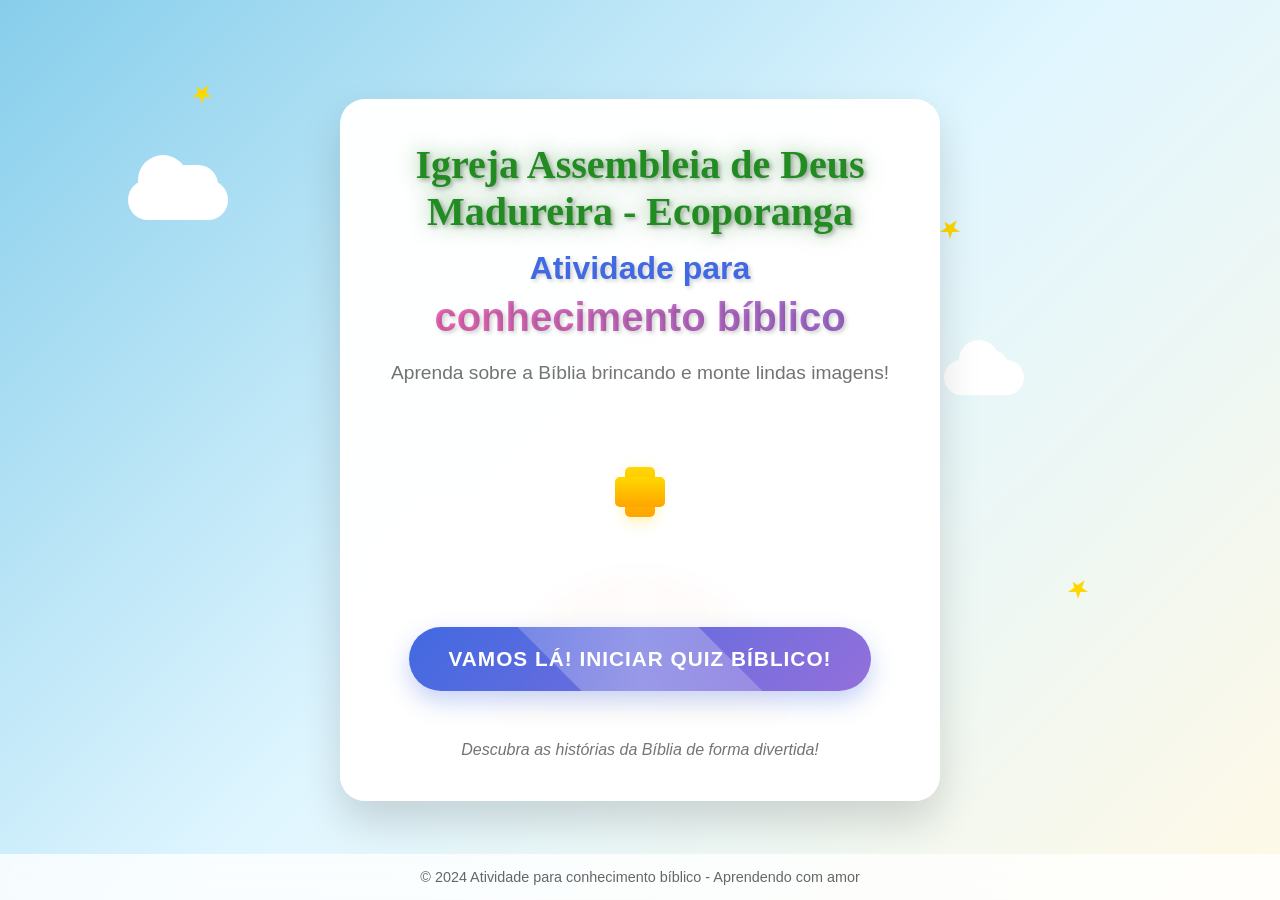
<file: index.html>
<!DOCTYPE html>
<html lang="pt-BR">
<head>
    <meta charset="UTF-8">
    <meta name="viewport" content="width=device-width, initial-scale=1.0">
    <title>Atividade para conhecimento bíblico</title>
    <link rel="stylesheet" href="style.css">
</head>
<body>
    <!-- Cabeçalho com elementos decorativos -->
    <header class="header-home">
        <div class="nuvens">
            <div class="nuvem nuvem1"></div>
            <div class="nuvem nuvem2"></div>
            <div class="nuvem nuvem3"></div>
        </div>
        
        <div class="estrelas">
            <div class="estrela estrela1"></div>
            <div class="estrela estrela2"></div>
            <div class="estrela estrela3"></div>
            <div class="estrela estrela4"></div>
        </div>
        
        <div class="arco-iris">
            <div class="arco arco1"></div>
            <div class="arco arco2"></div>
            <div class="arco arco3"></div>
            <div class="arco arco4"></div>
            <div class="arco arco5"></div>
        </div>
    </header>

    <!-- Conteúdo principal -->
    <main class="main-home">
        <div class="container-home">
            <!-- Card principal -->
            <div class="card-home">
                <!-- Título Igreja Verde -->
<h2 class="titulo-igreja" style="font-size: 2.5rem !important; color: #228B22 !important; text-shadow: 2px 2px 4px rgba(0,0,0,0.3), 0 0 20px rgba(34,139,34,0.5) !important; display: block !important; visibility: visible !important;">Igreja Assembleia de Deus Madureira - Ecoporanga</h2>
                
                <!-- Título principal (menor) -->
                <h1 class="titulo-principal">
                    <span class="titulo-linha1" style="font-size: 2rem !important; color: #4169E1 !important;">Atividade para</span>
                    <span class="titulo-linha2" style="font-size: 2.5rem !important; background: linear-gradient(45deg, #FF69B4, #9370DB) !important; -webkit-background-clip: text !important; -webkit-text-fill-color: transparent !important; background-clip: text !important;">conhecimento bíblico</span>
                </h1>
                
                <!-- Subtítulo -->
                <p class="subtitulo">
                    Aprenda sobre a Bíblia brincando e monte lindas imagens!
                </p>
                
                <!-- Área visual com elementos infantis cristãos -->
                <div class="area-visual">
                    <div class="icone-cristao">
                        <div class="cruz-simples"></div>
                    </div>
                    <div class="animais-amigaveis">
                        <div class="animal ovelha"></div>
                        <div class="animal leaozinho"></div>
                        <div class="animal passarinho"></div>
                    </div>
                    <div class="brilhos">
                        <div class="brilho brilho1"></div>
                        <div class="brilho brilho2"></div>
                        <div class="brilho brilho3"></div>
                    </div>
                </div>
                
                <!-- Botão principal -->
<button class="btn-iniciar" onclick="iniciarJogo()">
                    Vamos lá! Iniciar Quiz Bíblico!
                    <div class="btn-brilho"></div>
                </button>
                
                <!-- Mensagem motivacional -->
                <p class="mensagem-motivacional">
                    Descubra as histórias da Bíblia de forma divertida!
                </p>
            </div>
        </div>
    </main>

    <!-- Rodapé -->
    <footer class="footer-home">
        <p>&copy; 2024 Atividade para conhecimento bíblico - Aprendendo com amor</p>
    </footer>

    <script>
        // Função para iniciar o jogo
        function iniciarJogo() {
            // Redireciona para a página do jogo
            window.location.href = 'jogo.html';
        }
        
        // Adiciona animações sutis quando a página carrega
        document.addEventListener('DOMContentLoaded', function() {
            // Animação de entrada para os elementos
            const elementos = document.querySelectorAll('.nuvem, .estrela');
            elementos.forEach((elemento, index) => {
                setTimeout(() => {
                    elemento.style.opacity = '1';
                    elemento.style.transform = 'translateY(0)';
                }, index * 200);
            });
        });
    </script>
</body>
</html>
</file>
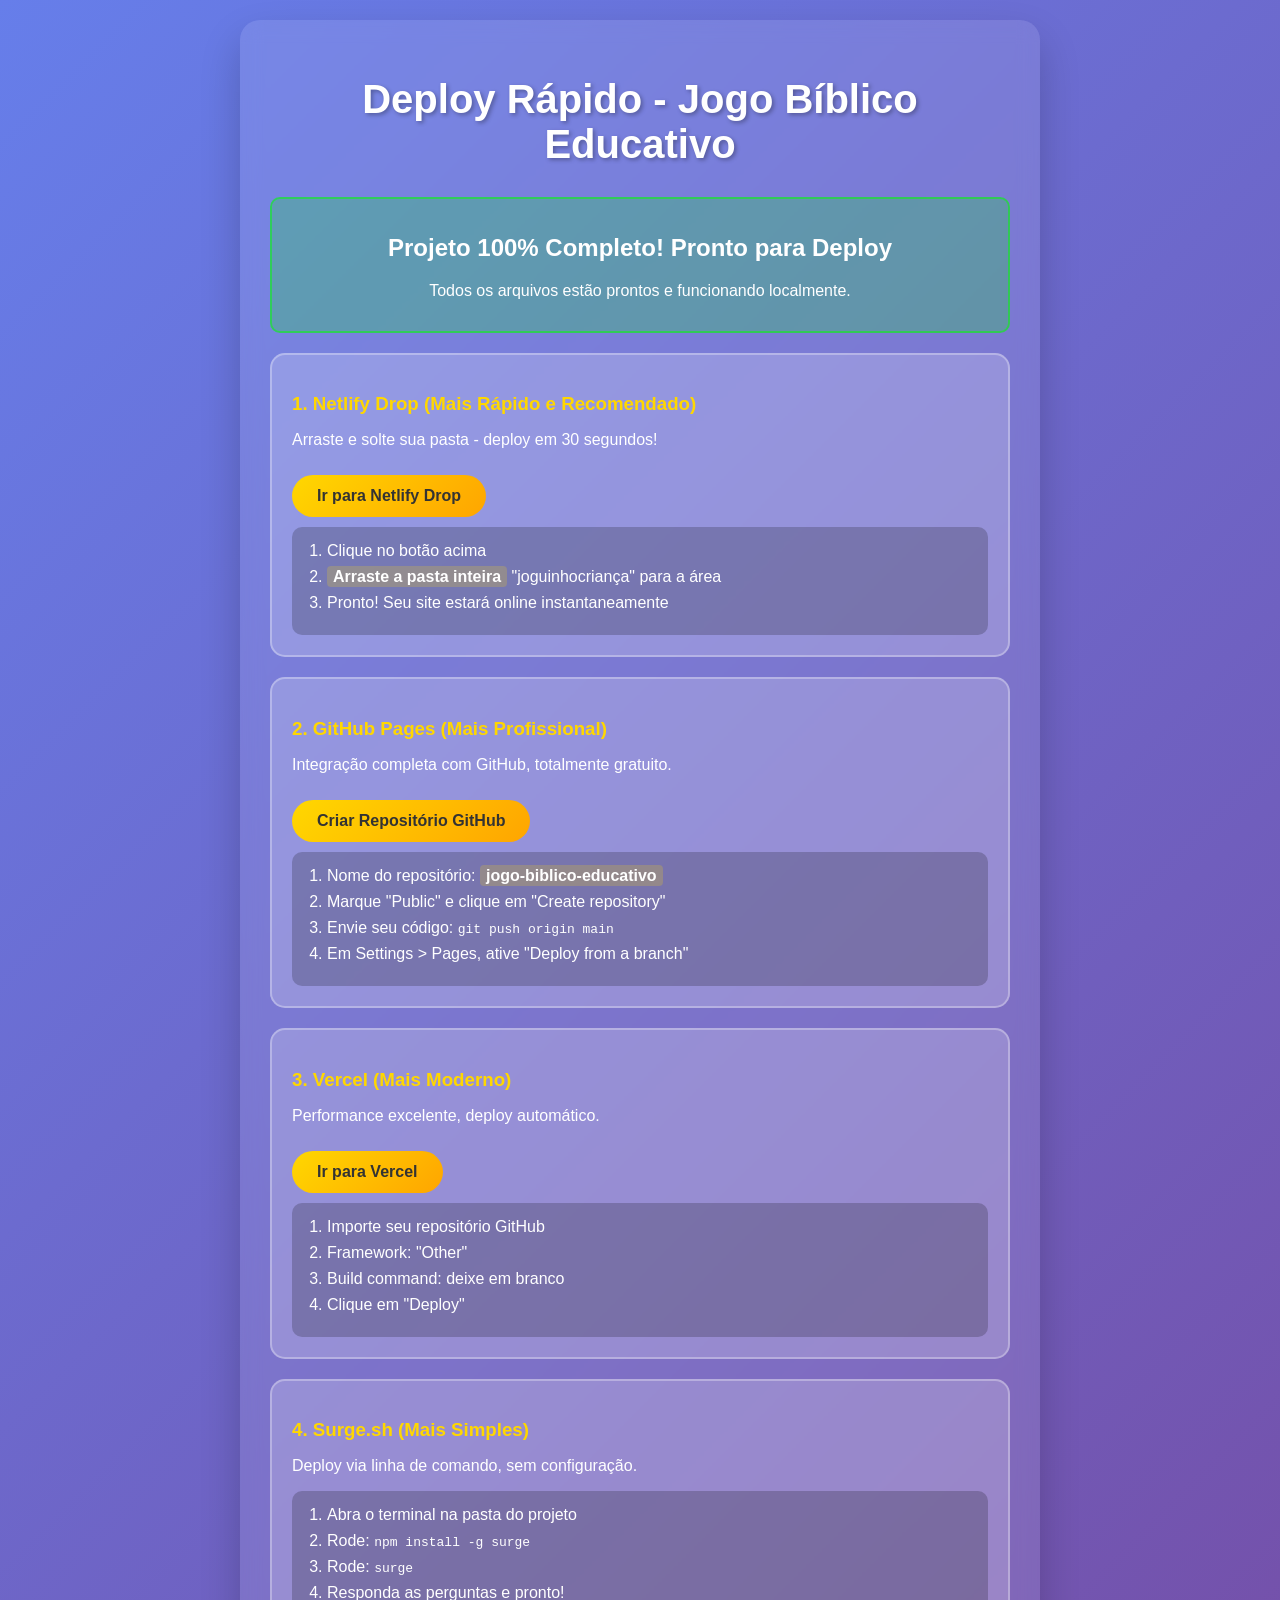
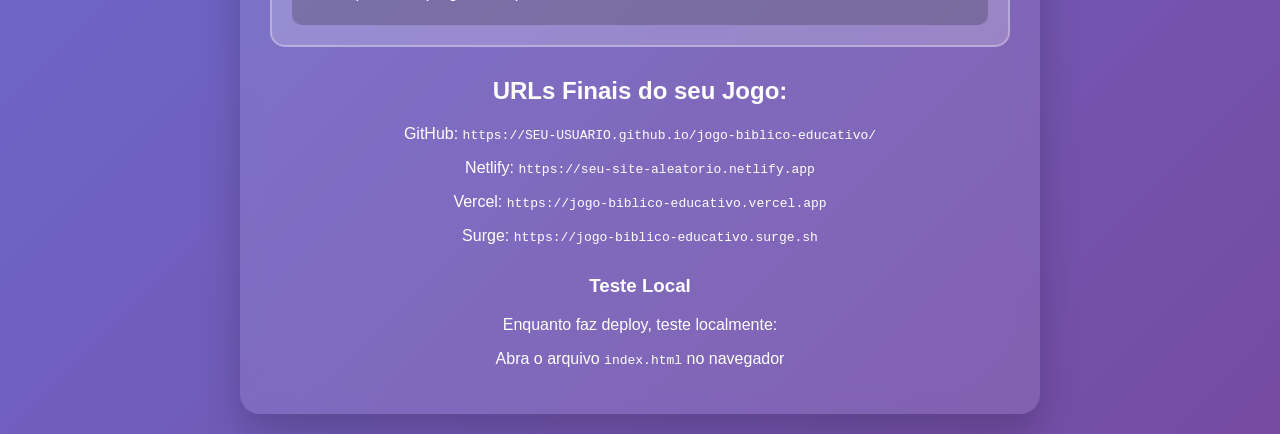
<file: DEPLOY_RAPIDO.html>
<!DOCTYPE html>
<html lang="pt-BR">
<head>
    <meta charset="UTF-8">
    <meta name="viewport" content="width=device-width, initial-scale=1.0">
    <title>Deploy Rápido - Jogo Bíblico Educativo</title>
    <style>
        body {
            font-family: Arial, sans-serif;
            max-width: 800px;
            margin: 0 auto;
            padding: 20px;
            background: linear-gradient(135deg, #667eea 0%, #764ba2 100%);
            color: white;
            min-height: 100vh;
        }
        .container {
            background: rgba(255, 255, 255, 0.1);
            backdrop-filter: blur(10px);
            border-radius: 20px;
            padding: 30px;
            box-shadow: 0 20px 40px rgba(0, 0, 0, 0.2);
        }
        h1 {
            text-align: center;
            font-size: 2.5rem;
            margin-bottom: 30px;
            text-shadow: 2px 2px 4px rgba(0, 0, 0, 0.3);
        }
        .option {
            background: rgba(255, 255, 255, 0.2);
            border-radius: 15px;
            padding: 20px;
            margin-bottom: 20px;
            border: 2px solid rgba(255, 255, 255, 0.3);
            transition: all 0.3s ease;
        }
        .option:hover {
            transform: translateY(-5px);
            box-shadow: 0 10px 30px rgba(0, 0, 0, 0.3);
        }
        .option h3 {
            color: #FFD700;
            margin-bottom: 10px;
        }
        .btn {
            display: inline-block;
            background: linear-gradient(135deg, #FFD700, #FFA500);
            color: #333;
            padding: 12px 25px;
            border-radius: 25px;
            text-decoration: none;
            font-weight: bold;
            margin-top: 10px;
            transition: all 0.3s ease;
        }
        .btn:hover {
            transform: scale(1.05);
            box-shadow: 0 5px 15px rgba(255, 215, 0, 0.4);
        }
        .steps {
            background: rgba(0, 0, 0, 0.2);
            border-radius: 10px;
            padding: 15px;
            margin-top: 10px;
        }
        .steps ol {
            margin: 0;
            padding-left: 20px;
        }
        .steps li {
            margin-bottom: 8px;
        }
        .highlight {
            background: rgba(255, 215, 0, 0.2);
            padding: 2px 6px;
            border-radius: 4px;
            font-weight: bold;
        }
        .status {
            background: rgba(0, 255, 0, 0.2);
            border: 2px solid rgba(0, 255, 0, 0.5);
            border-radius: 10px;
            padding: 15px;
            margin-bottom: 20px;
            text-align: center;
        }
    </style>
</head>
<body>
    <div class="container">
        <h1>Deploy Rápido - Jogo Bíblico Educativo</h1>
        
        <div class="status">
            <h2>Projeto 100% Completo! Pronto para Deploy</h2>
            <p>Todos os arquivos estão prontos e funcionando localmente.</p>
        </div>

        <div class="option">
            <h3>1. Netlify Drop (Mais Rápido e Recomendado)</h3>
            <p>Arraste e solte sua pasta - deploy em 30 segundos!</p>
            <a href="https://app.netlify.com/drop" target="_blank" class="btn">Ir para Netlify Drop</a>
            <div class="steps">
                <ol>
                    <li>Clique no botão acima</li>
                    <li><span class="highlight">Arraste a pasta inteira</span> "joguinhocriança" para a área</li>
                    <li>Pronto! Seu site estará online instantaneamente</li>
                </ol>
            </div>
        </div>

        <div class="option">
            <h3>2. GitHub Pages (Mais Profissional)</h3>
            <p>Integração completa com GitHub, totalmente gratuito.</p>
            <a href="https://github.com/new" target="_blank" class="btn">Criar Repositório GitHub</a>
            <div class="steps">
                <ol>
                    <li>Nome do repositório: <span class="highlight">jogo-biblico-educativo</span></li>
                    <li>Marque "Public" e clique em "Create repository"</li>
                    <li>Envie seu código: <code>git push origin main</code></li>
                    <li>Em Settings > Pages, ative "Deploy from a branch"</li>
                </ol>
            </div>
        </div>

        <div class="option">
            <h3>3. Vercel (Mais Moderno)</h3>
            <p>Performance excelente, deploy automático.</p>
            <a href="https://vercel.com" target="_blank" class="btn">Ir para Vercel</a>
            <div class="steps">
                <ol>
                    <li>Importe seu repositório GitHub</li>
                    <li>Framework: "Other"</li>
                    <li>Build command: deixe em branco</li>
                    <li>Clique em "Deploy"</li>
                </ol>
            </div>
        </div>

        <div class="option">
            <h3>4. Surge.sh (Mais Simples)</h3>
            <p>Deploy via linha de comando, sem configuração.</p>
            <div class="steps">
                <ol>
                    <li>Abra o terminal na pasta do projeto</li>
                    <li>Rode: <code>npm install -g surge</code></li>
                    <li>Rode: <code>surge</code></li>
                    <li>Responda as perguntas e pronto!</li>
                </ol>
            </div>
        </div>

        <div style="text-align: center; margin-top: 30px;">
            <h2>URLs Finais do seu Jogo:</h2>
            <p>GitHub: <code>https://SEU-USUARIO.github.io/jogo-biblico-educativo/</code></p>
            <p>Netlify: <code>https://seu-site-aleatorio.netlify.app</code></p>
            <p>Vercel: <code>https://jogo-biblico-educativo.vercel.app</code></p>
            <p>Surge: <code>https://jogo-biblico-educativo.surge.sh</code></p>
        </div>

        <div style="text-align: center; margin-top: 30px;">
            <h3>Teste Local</h3>
            <p>Enquanto faz deploy, teste localmente:</p>
            <p>Abra o arquivo <code>index.html</code> no navegador</p>
        </div>
    </div>
</body>
</html>
</file>
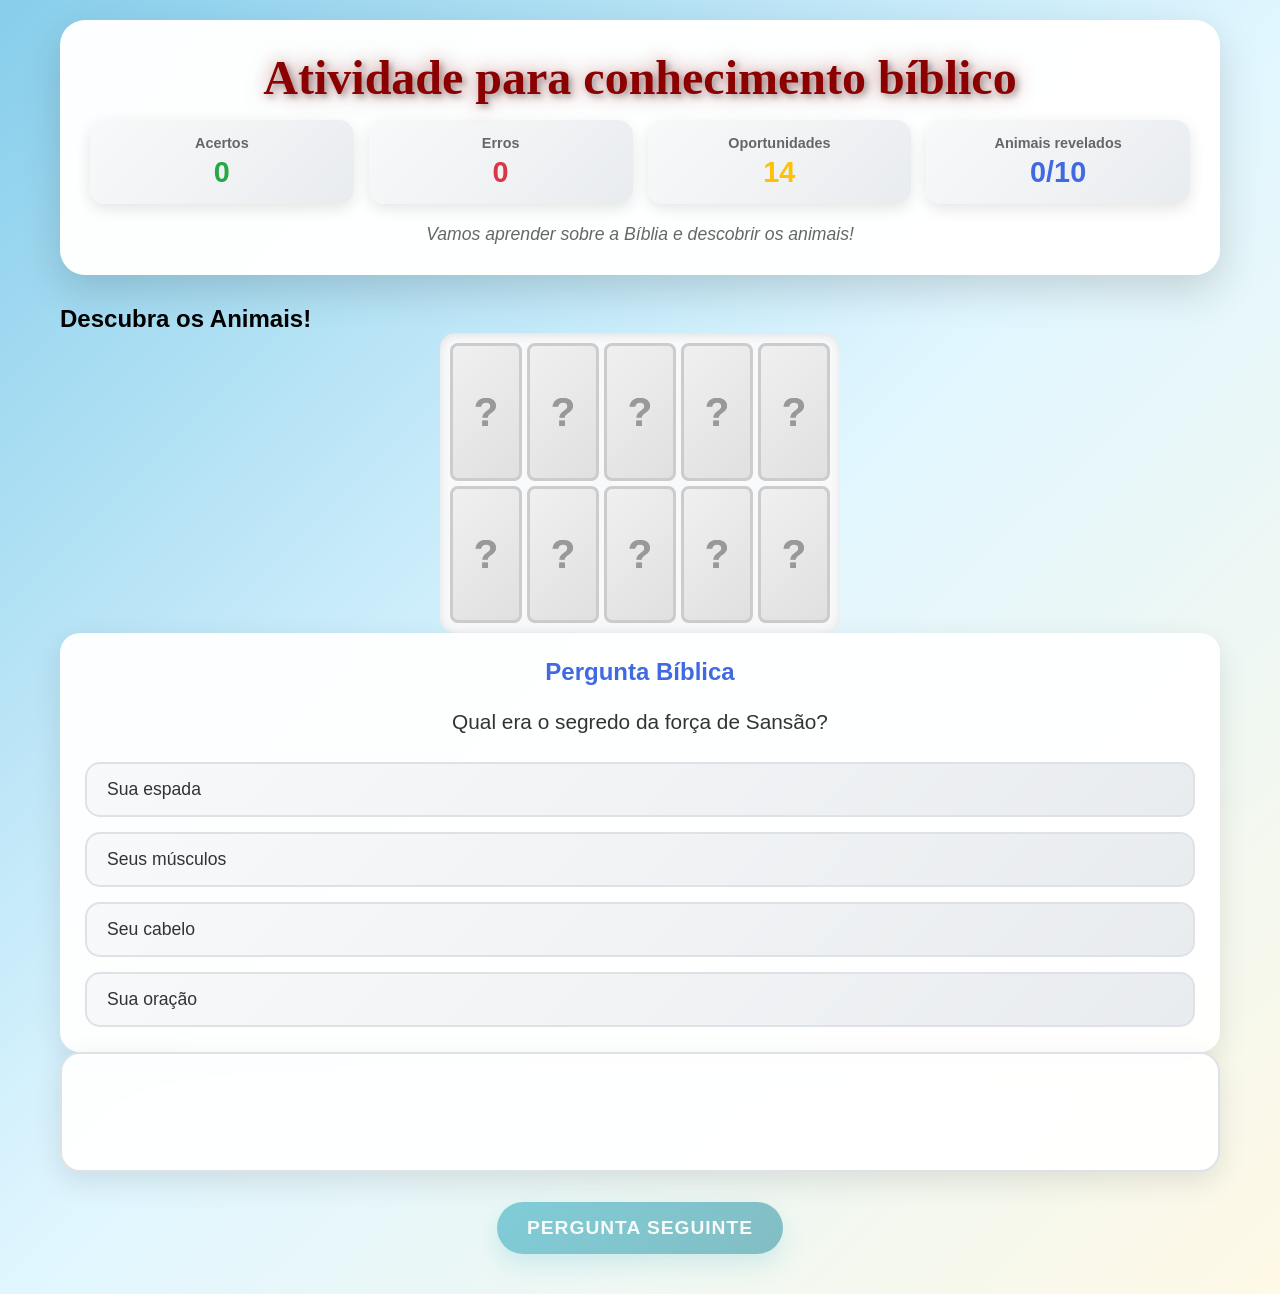
<file: jogo-animais.html>
<!DOCTYPE html>
<html lang="pt-BR">
<head>
    <meta charset="UTF-8">
    <meta name="viewport" content="width=device-width, initial-scale=1.0">
    <title>Atividade para conhecimento bíblico - Jogo</title>
    <link rel="stylesheet" href="style.css">
    <style>
        /* CSS GARANTIDO para o quebra-cabeça de animais funcionar */
        .puzzle-piece {
            background: linear-gradient(135deg, #f0f0f0, #e0e0e0) !important;
            border: 3px solid #ccc !important;
            border-radius: 8px !important;
            position: relative !important;
            overflow: hidden !important;
            transition: all 0.5s ease !important;
            display: flex !important;
            align-items: center !important;
            justify-content: center !important;
            font-size: 2rem !important;
            font-weight: bold !important;
            color: #999 !important;
        }
        
        .puzzle-piece::before {
            content: '?' !important;
            position: absolute !important;
            top: 50% !important;
            left: 50% !important;
            transform: translate(-50%, -50%) !important;
            font-size: 2.5rem !important;
            color: #999 !important;
            font-weight: bold !important;
        }
        
        .puzzle-piece.revelada {
            animation: revelar-peca 0.8s ease !important;
            transform: scale(1.1) !important;
            border-color: #4CAF50 !important;
            box-shadow: 0 6px 20px rgba(76, 175, 80, 0.4) !important;
            z-index: 10 !important;
        }
        
        .puzzle-piece.revelada::before {
            display: none !important;
        }
        
        /* Garantir que o container funcione */
        .puzzle-container {
            display: grid !important;
            grid-template-columns: repeat(5, 1fr) !important;
            grid-template-rows: repeat(2, 1fr) !important;
            gap: 5px !important;
            width: 100% !important;
            max-width: 400px !important;
            height: 300px !important;
            margin: 0 auto !important;
            background: #f8f9fa !important;
            border-radius: 15px !important;
            padding: 10px !important;
            box-shadow: inset 0 2px 10px rgba(0, 0, 0, 0.1) !important;
        }
        
        @keyframes revelar-peca {
            0% { transform: scale(1) rotate(0deg); }
            50% { transform: scale(1.2) rotate(5deg); }
            100% { transform: scale(1.1) rotate(0deg); }
        }
        
        /* Estilo para o modal de resultado */
        .modal-imagem {
            display: grid !important;
            grid-template-columns: repeat(5, 1fr) !important;
            grid-template-rows: repeat(2, 1fr) !important;
            gap: 5px !important;
            width: 300px !important;
            height: 200px !important;
            margin: 20px auto !important;
            background: #f8f9fa !important;
            border-radius: 15px !important;
            padding: 10px !important;
        }
        
        .modal-imagem .animal-piece {
            border-radius: 8px !important;
            display: flex !important;
            align-items: center !important;
            justify-content: center !important;
            font-size: 1.5rem !important;
            font-weight: bold !important;
            color: white !important;
            text-shadow: 2px 2px 4px rgba(0,0,0,0.3) !important;
            border: 2px solid #4CAF50 !important;
        }
    </style>
</head>
<body>
    <!-- Container principal do jogo -->
    <div class="container-jogo">
        <!-- Cabeçalho do jogo -->
        <header class="header-jogo">
            <h1 class="titulo-jogo">Atividade para conhecimento bíblico</h1>
            
            <!-- Placar -->
            <div class="placar">
                <div class="placar-item">
                    <div class="placar-label">Acertos</div>
                    <div class="placar-valor acertos" id="acertos">0</div>
                </div>
                <div class="placar-item">
                    <div class="placar-label">Erros</div>
                    <div class="placar-valor erros" id="erros">0</div>
                </div>
                <div class="placar-item">
                    <div class="placar-label">Oportunidades</div>
                    <div class="placar-valor oportunidades" id="oportunidades">14</div>
                </div>
                <div class="placar-item">
                    <div class="placar-label">Animais revelados</div>
                    <div class="placar-valor pecas" id="pecas-reveladas">0/10</div>
                </div>
            </div>
            
            <!-- Texto motivacional -->
            <p class="texto-motivacional" id="texto-motivacional">
                Vamos aprender sobre a Bíblia e descobrir os animais!
            </p>
        </header>

        <!-- Área principal do jogo -->
        <main class="area-jogo">
            <!-- Área do quebra-cabeça -->
            <section class="area-puzzle">
                <h2 class="titulo-puzzle">Descubra os Animais!</h2>
                <div class="puzzle-container" id="puzzle-container">
                    <!-- As 10 peças do quebra-cabeça serão geradas aqui -->
                </div>
            </section>

            <!-- Área da pergunta -->
            <section class="area-pergunta">
                <h2 class="titulo-pergunta">Pergunta Bíblica</h2>
                <div class="pergunta-texto" id="pergunta-texto">
                    Carregando pergunta...
                </div>
                <div class="alternativas" id="alternativas">
                    <!-- As 4 alternativas serão geradas aqui -->
                </div>
            </section>
        </main>

        <!-- Área de feedback -->
        <section class="area-feedback">
            <div class="feedback-mensagem" id="feedback-mensagem">
                <!-- Mensagem de feedback aparece aqui -->
            </div>
        </section>

        <!-- Botão de próxima pergunta -->
        <button class="btn-proxima" id="btn-proxima" disabled onclick="proximaPergunta()">
            PERGUNTA SEGUINTE
        </button>
    </div>

    <!-- Modal de resultado -->
    <div class="modal" id="modal-resultado">
        <div class="modal-conteudo">
            <h2 class="modal-titulo" id="modal-titulo">
                <!-- Título do resultado -->
            </h2>
            <p class="modal-mensagem" id="modal-mensagem">
                <!-- Mensagem do resultado -->
            </p>
            
            <!-- Imagem completa com animais -->
            <div class="modal-imagem" id="modal-imagem">
                <!-- Animais completos do quebra-cabeça -->
            </div>
            
            <!-- Estatísticas -->
            <div class="modal-estatisticas">
                <div class="estatistica-item">
                    <span class="estatistica-label">Total de Acertos:</span>
                    <span class="estatistica-valor" id="estatistica-acertos">0</span>
                </div>
                <div class="estatistica-item">
                    <span class="estatistica-label">Total de Erros:</span>
                    <span class="estatistica-valor" id="estatistica-erros">0</span>
                </div>
                <div class="estatistica-item">
                    <span class="estatistica-label">Animais Revelados:</span>
                    <span class="estatistica-valor" id="estatistica-pecas">0/10</span>
                </div>
                <div class="estatistica-item">
                    <span class="estatistica-label">Oportunidades Usadas:</span>
                    <span class="estatistica-valor" id="estatistica-oportunidades">0</span>
                </div>
            </div>
            
            <!-- Botão para jogar novamente -->
            <button class="btn-jogar-novamente" id="btn-jogar-novamente" onclick="jogarNovamente()">
                Jogar Novamente
            </button>
        </div>
    </div>

    <!-- JavaScript Inline -->
    <script>
        // ============================================
        // CONFIGURAÇÕES DO JOGO
        // ============================================
        
        const CONFIG = {
            OPORTUNIDADES_INICIAIS: 14,
            NUMERO_PECAS: 10,
            PUZZLE_COLUNAS: 5,
            PUZZLE_LINHAS: 2,
            TEMPO_FEEDBACK: 2000,
            ATIVAR_SONS: false,
            ATIVAR_ANIMACOES: true
        };

        // ============================================
        // ANIMAIS COLORIDOS PARA O QUEBRA-CABEÇA
        // ============================================
        
        const animaisBiblicos = [
            {
                emoji: 'lion',
                nome: 'Leão',
                cor: '#FF6B35',
                descricao: 'Leão de Judá'
            },
            {
                emoji: 'dove',
                nome: 'Pomba',
                cor: '#87CEEB',
                descricao: 'Pomba da paz'
            },
            {
                emoji: 'fish',
                nome: 'Peixe',
                cor: '#4ECDC4',
                descricao: 'Peixe milagroso'
            },
            {
                emoji: 'sheep',
                nome: 'Ovelha',
                cor: '#F4A460',
                descricao: 'Ovelha perdida'
            },
            {
                emoji: 'camel',
                nome: 'Camelo',
                cor: '#8B4513',
                descricao: 'Camelo do deserto'
            },
            {
                emoji: 'elephant',
                nome: 'Elefante',
                cor: '#696969',
                descricao: 'Elefante forte'
            },
            {
                emoji: 'butterfly',
                nome: 'Borboleta',
                cor: '#DDA0DD',
                descricao: 'Borboleta transformada'
            },
            {
                emoji: 'eagle',
                nome: 'Águia',
                cor: '#4682B4',
                descricao: 'Águia renovada'
            },
            {
                emoji: 'lamb',
                nome: 'Cordeiro',
                cor: '#F5DEB3',
                descricao: 'Cordeiro de Deus'
            },
            {
                emoji: 'whale',
                nome: 'Baleia',
                cor: '#1E90FF',
                descricao: 'Baleia gigante'
            }
        ];

        // ============================================
        // BANCO DE PERGUNTAS BÍBLICAS (40 perguntas)
        // ============================================
        
        const perguntasBiblicas = [
            // Criação do mundo
            {
                pergunta: "Quantos dias Deus levou para criar o mundo?",
                alternativas: ["5 dias", "6 dias", "7 dias", "8 dias"],
                correta: "6 dias"
            },
            {
                pergunta: "O que Deus criou no primeiro dia?",
                alternativas: ["Animais", "Plantas", "Luz e trevas", "Ser humano"],
                correta: "Luz e trevas"
            },
            
            // Adão e Eva
            {
                pergunta: "Qual era o nome do primeiro homem criado por Deus?",
                alternativas: ["Noé", "Abraão", "Adão", "Moisés"],
                correta: "Adão"
            },
            {
                pergunta: "Qual era o nome da primeira mulher?",
                alternativas: ["Sara", "Eva", "Maria", "Ester"],
                correta: "Eva"
            },
            {
                pergunta: "Qual fruto Adão e Eva comeram no Jardim do Éden?",
                alternativas: ["Maçã", "Uva", "Fruto proibido", "Figos"],
                correta: "Fruto proibido"
            },
            
            // Noé e o Dilúvio
            {
                pergunta: "Quem construiu a arca?",
                alternativas: ["Moisés", "Noé", "Abraão", "Davi"],
                correta: "Noé"
            },
            {
                pergunta: "Quantos animais de cada espécie entraram na arca?",
                alternativas: ["1 par", "2 pares", "7 pares", "10 pares"],
                correta: "2 pares"
            },
            {
                pergunta: "Qual sinal Deus deu após o dilúvio?",
                alternativas: ["Estrela", "Arco-íris", "Trovão", "Fogo"],
                correta: "Arco-íris"
            },
            
            // Torre de Babel
            {
                pergunta: "O que aconteceu na Torre de Babel?",
                alternativas: ["Fogo do céu", "As línguas se confundiram", "Terremoto", "Inundação"],
                correta: "As línguas se confundiram"
            },
            
            // Abraão
            {
                pergunta: "Quem foi chamado de 'pai da fé'?",
                alternativas: ["Moisés", "Abraão", "Jacó", "José"],
                correta: "Abraão"
            },
            {
                pergunta: "Qual o nome da esposa de Abraão?",
                alternativas: ["Rebeca", "Raquel", "Sara", "Lea"],
                correta: "Sara"
            },
            {
                pergunta: "Quem Deus pediu para Abraão sacrificar?",
                alternativas: ["Isaque", "Ismael", "Jacó", "José"],
                correta: "Isaque"
            },
            
            // Isaque, Jacó e José
            {
                pergunta: "Quantos filhos Jacó teve?",
                alternativas: ["10", "11", "12", "13"],
                correta: "12"
            },
            {
                pergunta: "Quem teve o sonho da escada?",
                alternativas: ["José", "Jacó", "Abraão", "Moisés"],
                correta: "Jacó"
            },
            {
                pergunta: "Quem interpretava sonhos no Egito?",
                alternativas: ["Moisés", "José", "Davi", "Salomão"],
                correta: "José"
            },
            
            // Moisés
            {
                pergunta: "Quem foi encontrado no rio Nilo?",
                alternativas: ["Moisés", "Sansão", "Davi", "Samuel"],
                correta: "Moisés"
            },
            {
                pergunta: "O que Moisés recebeu no Monte Sinai?",
                alternativas: ["Coroa de ouro", "Os Dez Mandamentos", "Espada mágica", "Livro sagrado"],
                correta: "Os Dez Mandamentos"
            },
            {
                pergunta: "Qual mar Moisés abriu?",
                alternativas: ["Mar Morto", "Mar Galileu", "Mar Vermelho", "Oceano Atlântico"],
                correta: "Mar Vermelho"
            },
            
            // Josué e Jericó
            {
                pergunta: "Quem sucedeu Moisés como líder?",
                alternativas: ["Josué", "Calebe", "Gideão", "Sansão"],
                correta: "Josué"
            },
            {
                pergunta: "Como caíram os muros de Jericó?",
                alternativas: ["Terremoto", "Trovão", "Trombetas e gritos", "Batalha"],
                correta: "Trombetas e gritos"
            },
            
            // Juízes (Gideão, Sansão)
            {
                pergunta: "Quem era o juiz mais forte?",
                alternativas: ["Gideão", "Sansão", "Samuel", "Eli"],
                correta: "Sansão"
            },
            {
                pergunta: "Qual era o segredo da força de Sansão?",
                alternativas: ["Sua espada", "Seus músculos", "Seu cabelo", "Sua oração"],
                correta: "Seu cabelo"
            },
            {
                pergunta: "Com que Gideão venceu a batalha?",
                alternativas: ["300 homens", "1000 soldados", "Exército grande", "Anjos"],
                correta: "300 homens"
            },
            
            // Samuel, Saul e Davi
            {
                pergunta: "Quem ungiu Davi como rei?",
                alternativas: ["Samuel", "Saul", "Natã", "Gade"],
                correta: "Samuel"
            },
            {
                pergunta: "Qual animal Davi matou quando jovem?",
                alternativas: ["Urso", "Leão", "Tigre", "Dragão"],
                correta: "Leão"
            },
            {
                pergunta: "Quem Davi derrotou com uma funda?",
                alternativas: ["Golias", "Sansão", "Faraó", "Goliath"],
                correta: "Golias"
            },
            
            // Salomão
            {
                pergunta: "Quem pediu sabedoria a Deus?",
                alternativas: ["Davi", "Salomão", "Asafe", "Ezequias"],
                correta: "Salomão"
            },
            {
                pergunta: "Quantas mulheres Salomão teve?",
                alternativas: ["300", "500", "700", "1000"],
                correta: "700"
            },
            
            // Profetas (Elias, Eliseu, Jonas)
            {
                pergunta: "Quem foi levado ao céu num carro de fogo?",
                alternativas: ["Moisés", "Elias", "Eliseu", "Isaías"],
                correta: "Elias"
            },
            {
                pergunta: "Quem viveu no ventre de um grande peixe?",
                alternativas: ["Moisés", "Jonas", "Daniel", "Jeremias"],
                correta: "Jonas"
            },
            {
                pergunta: "Quem multiplicou o azeite da viúva?",
                alternativas: ["Elias", "Eliseu", "Isaías", "Jeremias"],
                correta: "Eliseu"
            },
            
            // Daniel
            {
                pergunta: "Quem sobreviveu na cova dos leões?",
                alternativas: ["Daniel", "Sadraque", "Mesaque", "Abdenago"],
                correta: "Daniel"
            },
            {
                pergunta: "Quantos amigos de Daniel foram na fornalha?",
                alternativas: ["2", "3", "4", "5"],
                correta: "3"
            },
            
            // Ester
            {
                pergunta: "Quem era rainha da Pérsia?",
                alternativas: ["Rute", "Ester", "Sara", "Rebeca"],
                correta: "Ester"
            },
            {
                pergunta: "Quem era primo de Ester?",
                alternativas: ["Mardoqueu", "Elias", "Esdras", "Neemias"],
                correta: "Mardoqueu"
            },
            
            // Jesus
            {
                pergunta: "Onde Jesus nasceu?",
                alternativas: ["Jerusalém", "Belém", "Nazaré", "Cafarnaum"],
                correta: "Belém"
            },
            {
                pergunta: "Quantos discípulos Jesus teve?",
                alternativas: ["10", "11", "12", "13"],
                correta: "12"
            },
            {
                pergunta: "Qual foi o primeiro milagre de Jesus?",
                alternativas: ["Andar sobre as águas", "Curar um cego", "Transformar água em vinho", "Ressuscitar Lázaro"],
                correta: "Transformar água em vinho"
            },
            {
                pergunta: "Quem negou Jesus três vezes?",
                alternativas: ["João", "Pedro", "Tiago", "Judas"],
                correta: "Pedro"
            },
            {
                pergunta: "Quantos pães Jesus multiplicou?",
                alternativas: ["3", "5", "7", "12"],
                correta: "5"
            }
        ];

        // ============================================
        // VARIÁVEIS GLOBAIS DO JOGO
        // ============================================
        
        let estadoJogo = {
            acertos: 0,
            erros: 0,
            oportunidades: CONFIG.OPORTUNIDADES_INICIAIS,
            pecasReveladas: 0,
            perguntaAtual: 0,
            perguntasEmbaralhadas: [],
            animaisAtuais: [],
            respondido: false,
            jogoAtivo: true
        };

        // ============================================
        // FUNÇÕES DE INICIALIZAÇÃO
        // ============================================
        
        document.addEventListener('DOMContentLoaded', function() {
            console.log('DOM carregado, iniciando jogo de ANIMAIS...');
            inicializarJogo();
        });

        function inicializarJogo() {
            try {
                console.log('Inicializando jogo de animais...');
                
                // Embaralha as perguntas
                estadoJogo.perguntasEmbaralhadas = embaralharArray([...perguntasBiblicas]);
                console.log('Perguntas embaralhadas:', estadoJogo.perguntasEmbaralhadas.length);
                
                // Escolhe animais aleatórios
                estadoJogo.animaisAtuais = embaralharArray([...animaisBiblicos]);
                console.log('Animais escolhidos:', estadoJogo.animaisAtuais.map(a => a.nome));
                
                // Cria o quebra-cabeça
                criarPuzzle();
                
                // Carrega a primeira pergunta
                carregarPergunta();
                
                // Atualiza o placar
                atualizarPlacar();
                
                console.log('Jogo de animais inicializado com sucesso!');
            } catch (error) {
                console.error('Erro ao inicializar o jogo:', error);
            }
        }

        // ============================================
        // FUNÇÕES DO QUEBRA-CABEÇA
        // ============================================
        
        function criarPuzzle() {
            const container = document.getElementById('puzzle-container');
            if (!container) {
                console.error('Container do puzzle não encontrado!');
                return;
            }
            
            container.innerHTML = '';
            
            for (let i = 0; i < CONFIG.NUMERO_PECAS; i++) {
                const piece = document.createElement('div');
                piece.className = 'puzzle-piece';
                piece.id = `peca-${i}`;
                
                // Define a cor de fundo para cada peça
                const animal = estadoJogo.animaisAtuais[i];
                piece.style.background = `linear-gradient(135deg, ${animal.cor}, ${animal.cor}dd)`;
                piece.style.border = '3px solid #ccc';
                piece.style.borderRadius = '8px';
                piece.style.position = 'relative';
                piece.style.overflow = 'hidden';
                piece.style.transition = 'all 0.5s ease';
                piece.style.display = 'flex';
                piece.style.alignItems = 'center';
                piece.style.justifyContent = 'center';
                piece.style.fontSize = '2rem';
                piece.style.fontWeight = 'bold';
                piece.style.color = '#999';
                
                // Adiciona o símbolo de interrogação
                piece.innerHTML = `<span style="position: absolute; top: 50%; left: 50%; transform: translate(-50%, -50%); font-size: 2.5rem; color: #999; font-weight: bold;">?</span>`;
                
                container.appendChild(piece);
            }
            
            console.log('Puzzle criado com', CONFIG.NUMERO_PECAS, 'animais');
        }

        function revelarPeca(indice) {
            console.log('Tentando revelar animal:', indice);
            const peca = document.getElementById(`peca-${indice}`);
            console.log('Elemento da peça:', peca);
            
            if (peca) {
                console.log('Peça encontrada, classes atuais:', peca.className);
                if (!peca.classList.contains('revelada')) {
                    peca.classList.add('revelada');
                    estadoJogo.pecasReveladas++;
                    console.log('Animal revelado com sucesso! Índice:', indice, 'Total:', estadoJogo.pecasReveladas);
                    console.log('Classes após revelar:', peca.className);
                    
                    // Remove o símbolo de interrogação
                    const interrogacao = peca.querySelector('span');
                    if (interrogacao) {
                        interrogacao.style.display = 'none';
                    }
                    
                    // Adiciona o emoji do animal
                    const animal = estadoJogo.animaisAtuais[indice];
                    peca.innerHTML = `
                        <div style="display: flex; align-items: center; justify-content: center; flex-direction: column; color: white; text-shadow: 2px 2px 4px rgba(0,0,0,0.5);">
                            <div style="font-size: 3rem;">${getAnimalEmoji(animal.emoji)}</div>
                            <div style="font-size: 0.8rem; font-weight: bold;">${animal.nome}</div>
                        </div>
                    `;
                    
                    // Força a aplicação dos estilos
                    peca.style.transform = 'scale(1.1)';
                    peca.style.borderColor = '#4CAF50';
                    peca.style.boxShadow = '0 6px 20px rgba(76, 175, 80, 0.4)';
                    peca.style.zIndex = '10';
                    
                    // Verifica se ganhou
                    if (estadoJogo.pecasReveladas === CONFIG.NUMERO_PECAS) {
                        console.log('Todos os animais revelados! Finalizando jogo...');
                        setTimeout(() => finalizarJogo(true), 1000);
                    }
                } else {
                    console.log('Animal já estava revelado');
                }
            } else {
                console.error('Peça não encontrada com ID:', `peca-${indice}`);
            }
        }

        function getAnimalEmoji(animalType) {
            const emojis = {
                'lion': 'lion',
                'dove': 'dove',
                'fish': 'fish',
                'sheep': 'sheep',
                'camel': 'camel',
                'elephant': 'elephant',
                'butterfly': 'butterfly',
                'eagle': 'eagle',
                'lamb': 'lamb',
                'whale': 'whale'
            };
            
            // Retorna o emoji como texto simples
            const emojiMap = {
                'lion': 'lion',
                'dove': 'dove',
                'fish': 'fish',
                'sheep': 'sheep',
                'camel': 'camel',
                'elephant': 'elephant',
                'butterfly': 'butterfly',
                'eagle': 'eagle',
                'lamb': 'lamb',
                'whale': 'whale'
            };
            
            return emojiMap[animalType] || 'animal';
        }

        // ============================================
        // FUNÇÕES DAS PERGUNTAS
        // ============================================
        
        function carregarPergunta() {
            console.log('Carregando pergunta...');
            
            if (estadoJogo.perguntaAtual >= estadoJogo.perguntasEmbaralhadas.length) {
                // Se acabaram as perguntas, embaralha novamente
                estadoJogo.perguntasEmbaralhadas = embaralharArray([...perguntasBiblicas]);
                estadoJogo.perguntaAtual = 0;
                console.log('Perguntas reembaralhadas');
            }
            
            const pergunta = estadoJogo.perguntasEmbaralhadas[estadoJogo.perguntaAtual];
            console.log('Pergunta selecionada:', pergunta);
            
            // Atualiza o texto da pergunta
            const elementoPergunta = document.getElementById('pergunta-texto');
            if (elementoPergunta) {
                elementoPergunta.textContent = pergunta.pergunta;
                console.log('Texto da pergunta atualizado:', pergunta.pergunta);
            } else {
                console.error('Elemento pergunta-texto não encontrado!');
            }
            
            // Cria as alternativas
            criarAlternativas(pergunta);
            
            // Reseta o estado de resposta
            estadoJogo.respondido = false;
            const btnProxima = document.getElementById('btn-proxima');
            if (btnProxima) {
                btnProxima.disabled = true;
            }
            
            // Limpa o feedback anterior
            limparFeedback();
        }

        function criarAlternativas(pergunta) {
            const container = document.getElementById('alternativas');
            if (!container) {
                console.error('Container de alternativas não encontrado!');
                return;
            }
            
            container.innerHTML = '';
            
            // Embaralha as alternativas
            const alternativasEmbaralhadas = embaralharArray([...pergunta.alternativas]);
            console.log('Alternativas embaralhadas:', alternativasEmbaralhadas);
            
            alternativasEmbaralhadas.forEach((alternativa, index) => {
                const botao = document.createElement('button');
                botao.className = 'btn-alternativa';
                botao.textContent = alternativa;
                botao.onclick = () => verificarResposta(alternativa, pergunta.correta, botao);
                
                // Adiciona delay para animação de entrada
                setTimeout(() => {
                    botao.style.opacity = '1';
                    botao.style.transform = 'translateY(0)';
                }, index * 100);
                
                container.appendChild(botao);
            });
            
            console.log('Alternativas criadas:', alternativasEmbaralhadas.length);
        }

        function verificarResposta(respostaSelecionada, respostaCorreta, botao) {
            if (estadoJogo.respondido || !estadoJogo.jogoAtivo) return;
            
            console.log('Verificando resposta:', respostaSelecionada, 'Correta:', respostaCorreta);
            
            estadoJogo.respondido = true;
            
            // Desabilita todos os botões
            const botoes = document.querySelectorAll('.btn-alternativa');
            botoes.forEach(btn => btn.disabled = true);
            
            // Consome uma oportunidade
            estadoJogo.oportunidades--;
            
            if (respostaSelecionada === respostaCorreta) {
                // Acertou
                estadoJogo.acertos++;
                botao.classList.add('correta');
                mostrarFeedback('ACERTOU!', 'acerto');
                console.log('ACERTOU!');
                
                // Revela um animal do quebra-cabeça
                revelarPeca(estadoJogo.acertos - 1);
                
                // Atualiza texto motivacional
                atualizarTextoMotivacional(true);
                
            } else {
                // Errou
                estadoJogo.erros++;
                botao.classList.add('errada');
                mostrarFeedback('ERROU', 'erro');
                console.log('ERROU!');
                
                // Mostra a resposta correta
                botoes.forEach(btn => {
                    if (btn.textContent === respostaCorreta) {
                        btn.classList.add('correta');
                    }
                });
                
                // Atualiza texto motivacional
                atualizarTextoMotivacional(false);
            }
            
            // Atualiza o placar
            atualizarPlacar();
            
            // Habilita o botão de próxima pergunta
            const btnProxima = document.getElementById('btn-proxima');
            if (btnProxima) {
                btnProxima.disabled = false;
            }
            
            // Verifica se perdeu
            if (estadoJogo.oportunidades <= 0 && estadoJogo.pecasReveladas < CONFIG.NUMERO_PECAS) {
                setTimeout(() => finalizarJogo(false), 2000);
            }
        }

        function proximaPergunta() {
            if (!estadoJogo.jogoAtivo) return;
            
            console.log('Próxima pergunta...');
            estadoJogo.perguntaAtual++;
            carregarPergunta();
        }

        // ============================================
        // FUNÇÕES DE FEEDBACK
        // ============================================
        
        function mostrarFeedback(mensagem, tipo) {
            const feedbackElement = document.getElementById('feedback-mensagem');
            if (!feedbackElement) return;
            
            feedbackElement.textContent = mensagem;
            feedbackElement.className = `feedback-mensagem ${tipo}`;
            
            // Mostra o feedback
            setTimeout(() => {
                feedbackElement.classList.add('visivel');
            }, 100);
            
            // Esconde automaticamente
            setTimeout(() => {
                limparFeedback();
            }, CONFIG.TEMPO_FEEDBACK);
            
            console.log('Feedback:', mensagem, tipo);
        }

        function limparFeedback() {
            const feedbackElement = document.getElementById('feedback-mensagem');
            if (feedbackElement) {
                feedbackElement.classList.remove('visivel');
            }
        }

        function atualizarTextoMotivacional(acertou) {
            const textosAcerto = [
                "Ótimo! Você está aprendendo muito!",
                "Parabéns! Continue assim!",
                "Excelente! Deus se alegra com você!",
                "Muito bem! Você é incrível!",
                "Fantástico! Continue firme!"
            ];
            
            const textosErro = [
                "Não desista! Tente novamente!",
                "Continue! Você consegue!",
                "Força! Deus está com você!",
                "Não tem problema! A próxima é sua!",
                "Coragem! Você vai conseguir!"
            ];
            
            const textosFim = [
                "Cuidado! Estão acabando as oportunidades!",
                "Atenção! Concentre-se mais!",
                "Últimas chances! Dê o seu melhor!",
                "Quase lá! Não desista agora!"
            ];
            
            const elemento = document.getElementById('texto-motivacional');
            if (!elemento) return;
            
            if (estadoJogo.oportunidades <= 3) {
                elemento.textContent = textosFim[Math.floor(Math.random() * textosFim.length)];
            } else if (acertou) {
                elemento.textContent = textosAcerto[Math.floor(Math.random() * textosAcerto.length)];
            } else {
                elemento.textContent = textosErro[Math.floor(Math.random() * textosErro.length)];
            }
        }

        // ============================================
        // FUNÇÕES DO PLACAR
        // ============================================
        
        function atualizarPlacar() {
            const acertosElement = document.getElementById('acertos');
            const errosElement = document.getElementById('erros');
            const oportunidadesElement = document.getElementById('oportunidades');
            const pecasElement = document.getElementById('pecas-reveladas');
            
            if (acertosElement) acertosElement.textContent = estadoJogo.acertos;
            if (errosElement) errosElement.textContent = estadoJogo.erros;
            if (oportunidadesElement) oportunidadesElement.textContent = estadoJogo.oportunidades;
            if (pecasElement) pecasElement.textContent = `${estadoJogo.pecasReveladas}/${CONFIG.NUMERO_PECAS}`;
            
            console.log('Placar atualizado:', estadoJogo);
        }

        // ============================================
        // FUNÇÕES DE FINALIZAÇÃO
        // ============================================
        
        function finalizarJogo(venceu) {
            console.log('Finalizando jogo, venceu:', venceu);
            
            estadoJogo.jogoAtivo = false;
            
            // Prepara o modal de resultado
            prepararModalResultado(venceu);
            
            // Mostra o modal
            setTimeout(() => {
                const modal = document.getElementById('modal-resultado');
                if (modal) {
                    modal.classList.add('visivel');
                }
            }, 1000);
        }

        function prepararModalResultado(venceu) {
            const modalTitulo = document.getElementById('modal-titulo');
            const modalMensagem = document.getElementById('modal-mensagem');
            const modalImagem = document.getElementById('modal-imagem');
            
            if (venceu) {
                if (modalTitulo) {
                    modalTitulo.textContent = 'Parabéns!';
                    modalTitulo.className = 'modal-titulo vitoria';
                }
                if (modalMensagem) {
                    modalMensagem.textContent = 'Você descobriu todos os animais!';
                }
            } else {
                if (modalTitulo) {
                    modalTitulo.textContent = 'Fim de Jogo';
                    modalTitulo.className = 'modal-titulo derrota';
                }
                if (modalMensagem) {
                    modalMensagem.textContent = 'Você usou todas as oportunidades';
                }
            }
            
            // Cria o quebra-cabeça completo com animais no modal
            if (modalImagem) {
                modalImagem.innerHTML = '';
                for (let i = 0; i < CONFIG.NUMERO_PECAS; i++) {
                    const animal = estadoJogo.animaisAtuais[i];
                    const piece = document.createElement('div');
                    piece.className = 'animal-piece';
                    piece.style.background = `linear-gradient(135deg, ${animal.cor}, ${animal.cor}dd)`;
                    piece.innerHTML = `
                        <div style="display: flex; align-items: center; justify-content: center; flex-direction: column; color: white; text-shadow: 2px 2px 4px rgba(0,0,0,0.5);">
                            <div style="font-size: 2rem;">${getAnimalEmoji(animal.emoji)}</div>
                            <div style="font-size: 0.7rem; font-weight: bold;">${animal.nome}</div>
                        </div>
                    `;
                    modalImagem.appendChild(piece);
                }
            }
            
            // Atualiza as estatísticas
            const estatisticaAcertos = document.getElementById('estatistica-acertos');
            const estatisticaErros = document.getElementById('estatistica-erros');
            const estatisticaPecas = document.getElementById('estatistica-pecas');
            const estatisticaOportunidades = document.getElementById('estatistica-oportunidades');
            
            if (estatisticaAcertos) estatisticaAcertos.textContent = estadoJogo.acertos;
            if (estatisticaErros) estatisticaErros.textContent = estadoJogo.erros;
            if (estatisticaPecas) estatisticaPecas.textContent = `${estadoJogo.pecasReveladas}/${CONFIG.NUMERO_PECAS}`;
            if (estatisticaOportunidades) estatisticaOportunidades.textContent = CONFIG.OPORTUNIDADES_INICIAIS - estadoJogo.oportunidades;
        }

        function jogarNovamente() {
            console.log('Jogando novamente...');
            
            // Reseta o estado do jogo
            estadoJogo = {
                acertos: 0,
                erros: 0,
                oportunidades: CONFIG.OPORTUNIDADES_INICIAIS,
                pecasReveladas: 0,
                perguntaAtual: 0,
                perguntasEmbaralhadas: [],
                animaisAtuais: [],
                respondido: false,
                jogoAtivo: true
            };
            
            // Esconde o modal
            const modal = document.getElementById('modal-resultado');
            if (modal) {
                modal.classList.remove('visivel');
            }
            
            // Reinicializa o jogo
            inicializarJogo();
        }

        // ============================================
        // FUNÇÕES UTILITÁRIAS
        // ============================================
        
        function embaralharArray(array) {
            const arrayEmbaralhado = [...array];
            for (let i = arrayEmbaralhado.length - 1; i > 0; i--) {
                const j = Math.floor(Math.random() * (i + 1));
                [arrayEmbaralhado[i], arrayEmbaralhado[j]] = [arrayEmbaralhado[j], arrayEmbaralhado[i]];
            }
            return arrayEmbaralhado;
        }
        
        // Log inicial
        console.log('Script do jogo de ANIMAIS carregado com sucesso!');
    </script>
</body>
</html>
</file>
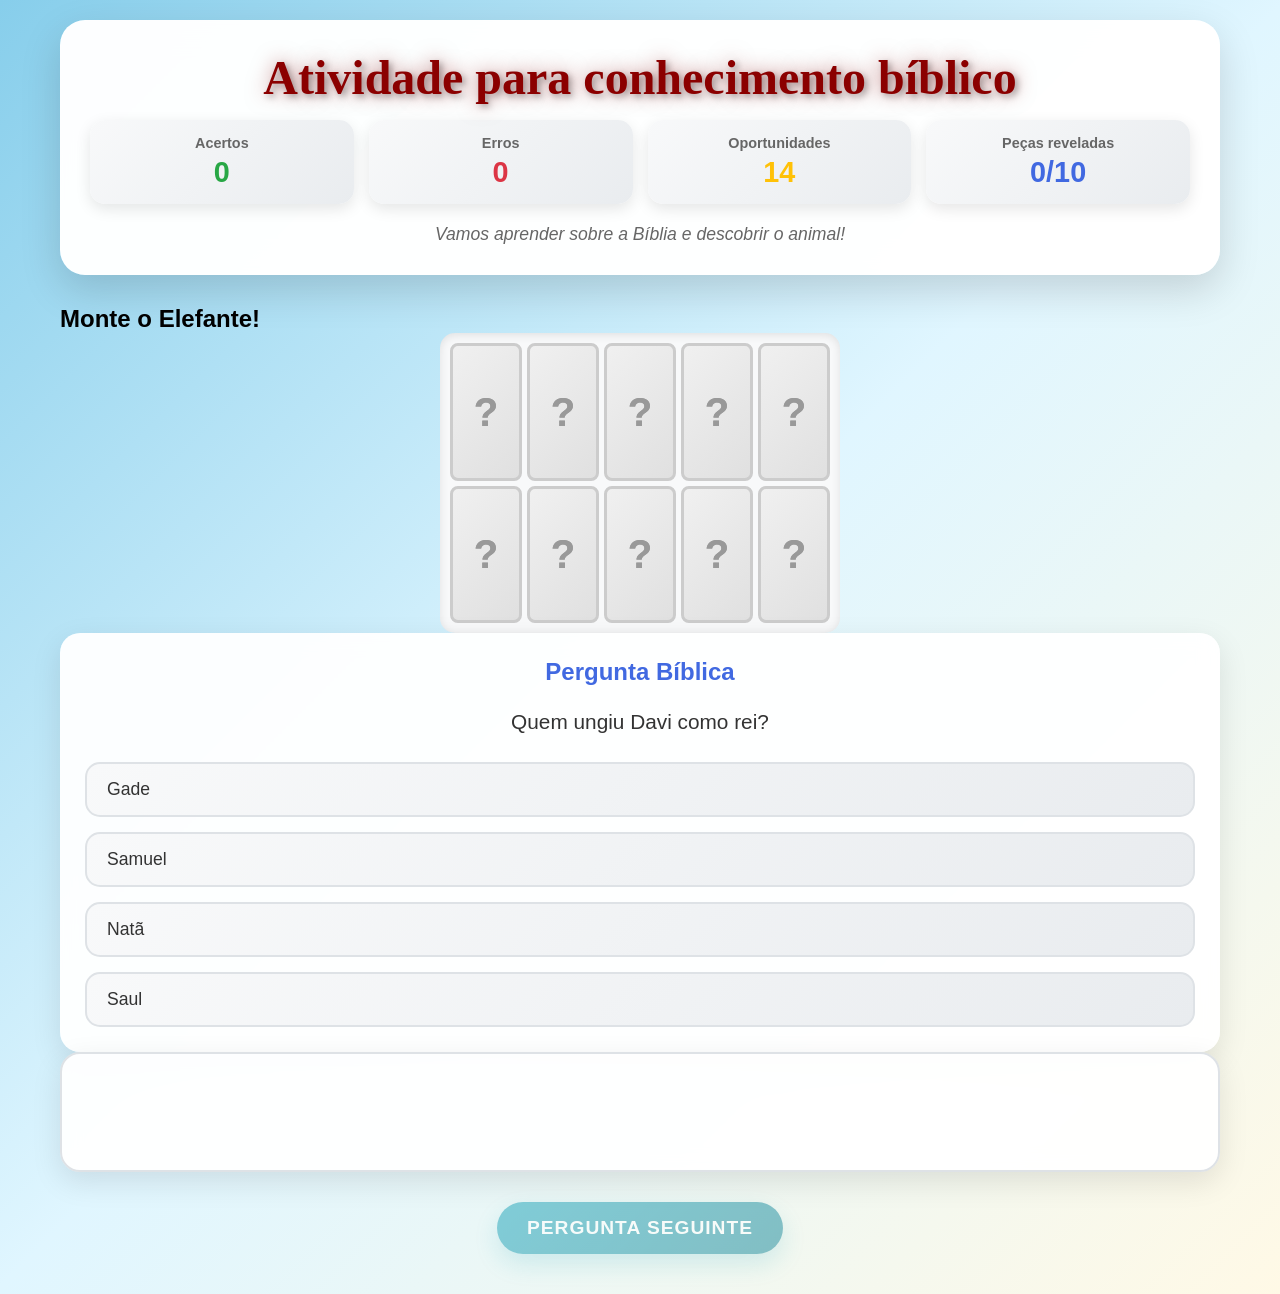
<file: jogo-animal-completo.html>
<!DOCTYPE html>
<html lang="pt-BR">
<head>
    <meta charset="UTF-8">
    <meta name="viewport" content="width=device-width, initial-scale=1.0">
    <title>Atividade para conhecimento bíblico - Jogo</title>
    <link rel="stylesheet" href="style.css">
    <style>
        /* CSS GARANTIDO para o quebra-cabeça de animal completo funcionar */
        .puzzle-piece {
            background: linear-gradient(135deg, #f0f0f0, #e0e0e0) !important;
            border: 3px solid #ccc !important;
            border-radius: 8px !important;
            position: relative !important;
            overflow: hidden !important;
            transition: all 0.5s ease !important;
            display: flex !important;
            align-items: center !important;
            justify-content: center !important;
            font-size: 2rem !important;
            font-weight: bold !important;
            color: #999 !important;
        }
        
        .puzzle-piece::before {
            content: '?' !important;
            position: absolute !important;
            top: 50% !important;
            left: 50% !important;
            transform: translate(-50%, -50%) !important;
            font-size: 2.5rem !important;
            color: #999 !important;
            font-weight: bold !important;
        }
        
        .puzzle-piece.revelada {
            animation: revelar-peca 0.8s ease !important;
            transform: scale(1.05) !important;
            border-color: #4CAF50 !important;
            box-shadow: 0 6px 20px rgba(76, 175, 80, 0.4) !important;
            z-index: 10 !important;
        }
        
        .puzzle-piece.revelada::before {
            display: none !important;
        }
        
        /* Garantir que o container funcione */
        .puzzle-container {
            display: grid !important;
            grid-template-columns: repeat(5, 1fr) !important;
            grid-template-rows: repeat(2, 1fr) !important;
            gap: 5px !important;
            width: 100% !important;
            max-width: 400px !important;
            height: 300px !important;
            margin: 0 auto !important;
            background: #f8f9fa !important;
            border-radius: 15px !important;
            padding: 10px !important;
            box-shadow: inset 0 2px 10px rgba(0, 0, 0, 0.1) !important;
        }
        
        @keyframes revelar-peca {
            0% { transform: scale(1) rotate(0deg); }
            50% { transform: scale(1.2) rotate(5deg); }
            100% { transform: scale(1.05) rotate(0deg); }
        }
        
        /* Estilo para o modal de resultado */
        .modal-imagem {
            display: grid !important;
            grid-template-columns: repeat(5, 1fr) !important;
            grid-template-rows: repeat(2, 1fr) !important;
            gap: 5px !important;
            width: 300px !important;
            height: 200px !important;
            margin: 20px auto !important;
            background: #f8f9fa !important;
            border-radius: 15px !important;
            padding: 10px !important;
        }
        
        .modal-imagem .animal-piece {
            border-radius: 8px !important;
            display: flex !important;
            align-items: center !important;
            justify-content: center !important;
            font-size: 1.5rem !important;
            font-weight: bold !important;
            color: white !important;
            text-shadow: 2px 2px 4px rgba(0,0,0,0.3) !important;
            border: 2px solid #4CAF50 !important;
        }
    </style>
</head>
<body>
    <!-- Container principal do jogo -->
    <div class="container-jogo">
        <!-- Cabeçalho do jogo -->
        <header class="header-jogo">
            <h1 class="titulo-jogo">Atividade para conhecimento bíblico</h1>
            
            <!-- Placar -->
            <div class="placar">
                <div class="placar-item">
                    <div class="placar-label">Acertos</div>
                    <div class="placar-valor acertos" id="acertos">0</div>
                </div>
                <div class="placar-item">
                    <div class="placar-label">Erros</div>
                    <div class="placar-valor erros" id="erros">0</div>
                </div>
                <div class="placar-item">
                    <div class="placar-label">Oportunidades</div>
                    <div class="placar-valor oportunidades" id="oportunidades">14</div>
                </div>
                <div class="placar-item">
                    <div class="placar-label">Peças reveladas</div>
                    <div class="placar-valor pecas" id="pecas-reveladas">0/10</div>
                </div>
            </div>
            
            <!-- Texto motivacional -->
            <p class="texto-motivacional" id="texto-motivacional">
                Vamos aprender sobre a Bíblia e descobrir o animal!
            </p>
        </header>

        <!-- Área principal do jogo -->
        <main class="area-jogo">
            <!-- Área do quebra-cabeça -->
            <section class="area-puzzle">
                <h2 class="titulo-puzzle">Monte o Quebra-cabeça!</h2>
                <div class="puzzle-container" id="puzzle-container">
                    <!-- As 10 peças do quebra-cabeça serão geradas aqui -->
                </div>
            </section>

            <!-- Área da pergunta -->
            <section class="area-pergunta">
                <h2 class="titulo-pergunta">Pergunta Bíblica</h2>
                <div class="pergunta-texto" id="pergunta-texto">
                    Carregando pergunta...
                </div>
                <div class="alternativas" id="alternativas">
                    <!-- As 4 alternativas serão geradas aqui -->
                </div>
            </section>
        </main>

        <!-- Área de feedback -->
        <section class="area-feedback">
            <div class="feedback-mensagem" id="feedback-mensagem">
                <!-- Mensagem de feedback aparece aqui -->
            </div>
        </section>

        <!-- Botão de próxima pergunta -->
        <button class="btn-proxima" id="btn-proxima" disabled onclick="proximaPergunta()">
            PERGUNTA SEGUINTE
        </button>
    </div>

    <!-- Modal de resultado -->
    <div class="modal" id="modal-resultado">
        <div class="modal-conteudo">
            <h2 class="modal-titulo" id="modal-titulo">
                <!-- Título do resultado -->
            </h2>
            <p class="modal-mensagem" id="modal-mensagem">
                <!-- Mensagem do resultado -->
            </p>
            
            <!-- Imagem completa do animal -->
            <div class="modal-imagem" id="modal-imagem">
                <!-- Peças completas do quebra-cabeça -->
            </div>
            
            <!-- Estatísticas -->
            <div class="modal-estatisticas">
                <div class="estatistica-item">
                    <span class="estatistica-label">Total de Acertos:</span>
                    <span class="estatistica-valor" id="estatistica-acertos">0</span>
                </div>
                <div class="estatistica-item">
                    <span class="estatistica-label">Total de Erros:</span>
                    <span class="estatistica-valor" id="estatistica-erros">0</span>
                </div>
                <div class="estatistica-item">
                    <span class="estatistica-label">Peças Reveladas:</span>
                    <span class="estatistica-valor" id="estatistica-pecas">0/10</span>
                </div>
                <div class="estatistica-item">
                    <span class="estatistica-label">Oportunidades Usadas:</span>
                    <span class="estatistica-valor" id="estatistica-oportunidades">0</span>
                </div>
            </div>
            
            <!-- Botão para jogar novamente -->
            <button class="btn-jogar-novamente" id="btn-jogar-novamente" onclick="jogarNovamente()">
                Jogar Novamente
            </button>
        </div>
    </div>

    <!-- JavaScript Inline -->
    <script>
        // ============================================
        // CONFIGURAÇÕES DO JOGO
        // ============================================
        
        const CONFIG = {
            OPORTUNIDADES_INICIAIS: 14,
            NUMERO_PECAS: 10,
            PUZZLE_COLUNAS: 5,
            PUZZLE_LINHAS: 2,
            TEMPO_FEEDBACK: 2000,
            ATIVAR_SONS: false,
            ATIVAR_ANIMACOES: true
        };

        // ============================================
        // ANIMAIS COMPLETOS PARA O QUEBRA-CABEÇA
        // ============================================
        
        const animaisCompletos = [
            {
                nome: 'Leão',
                cor: '#FF6B35',
                descricao: 'Leão de Judá',
                pecas: [
                    // Peça 1: Cabeça do leão
                    { cor: '#FF6B35', conteudo: 'head', emoji: 'head' },
                    // Peça 2: Juba
                    { cor: '#FF8C42', conteudo: 'mane', emoji: 'mane' },
                    // Peça 3: Corpo superior
                    { cor: '#FF6B35', conteudo: 'body', emoji: 'body' },
                    // Peça 4: Pata dianteira
                    { cor: '#E85D2C', conteudo: 'paw', emoji: 'paw' },
                    // Peça 5: Pata dianteira
                    { cor: '#E85D2C', conteudo: 'paw', emoji: 'paw' },
                    // Peça 6: Corpo meio
                    { cor: '#FF6B35', conteudo: 'body', emoji: 'body' },
                    // Peça 7: Costas
                    { cor: '#FF8C42', conteudo: 'back', emoji: 'back' },
                    // Peça 8: Pata traseira
                    { cor: '#E85D2C', conteudo: 'paw', emoji: 'paw' },
                    // Peça 9: Pata traseira
                    { cor: '#E85D2C', conteudo: 'paw', emoji: 'paw' },
                    // Peça 10: Cauda
                    { cor: '#FF6B35', conteudo: 'tail', emoji: 'tail' }
                ]
            },
            {
                nome: 'Baleia',
                cor: '#1E90FF',
                descricao: 'Baleia gigante',
                pecas: [
                    // Peça 1: Cabeça
                    { cor: '#1E90FF', conteudo: 'head', emoji: 'head' },
                    // Peça 2: Olho
                    { cor: '#4169E1', conteudo: 'eye', emoji: 'eye' },
                    // Peça 3: Corpo superior
                    { cor: '#1E90FF', conteudo: 'body', emoji: 'body' },
                    // Peça 4: Barbatana dorsal
                    { cor: '#4682B4', conteudo: 'fin', emoji: 'fin' },
                    // Peça 5: Corpo meio
                    { cor: '#1E90FF', conteudo: 'body', emoji: 'body' },
                    // Peça 6: Corpo baixo
                    { cor: '#4169E1', conteudo: 'body', emoji: 'body' },
                    // Peça 7: Cauda início
                    { cor: '#1E90FF', conteudo: 'tail', emoji: 'tail' },
                    // Peça 8: Cauda meio
                    { cor: '#4682B4', conteudo: 'tail', emoji: 'tail' },
                    // Peça 9: Cauda fim
                    { cor: '#1E90FF', conteudo: 'tail', emoji: 'tail' },
                    // Peça 10: Barbatana caudal
                    { cor: '#4169E1', conteudo: 'fin', emoji: 'fin' }
                ]
            },
            {
                nome: 'Elefante',
                cor: '#696969',
                descricao: 'Elefante forte',
                pecas: [
                    // Peça 1: Cabeça
                    { cor: '#696969', conteudo: 'head', emoji: 'head' },
                    // Peça 2: Tromba
                    { cor: '#808080', conteudo: 'trunk', emoji: 'trunk' },
                    // Peça 3: Orelha
                    { cor: '#A9A9A9', conteudo: 'ear', emoji: 'ear' },
                    // Peça 4: Corpo superior
                    { cor: '#696969', conteudo: 'body', emoji: 'body' },
                    // Peça 5: Pata dianteira
                    { cor: '#696969', conteudo: 'leg', emoji: 'leg' },
                    // Peça 6: Corpo meio
                    { cor: '#808080', conteudo: 'body', emoji: 'body' },
                    // Peça 7: Costas
                    { cor: '#696969', conteudo: 'back', emoji: 'back' },
                    // Peça 8: Pata traseira
                    { cor: '#696969', conteudo: 'leg', emoji: 'leg' },
                    // Peça 9: Cauda
                    { cor: '#808080', conteudo: 'tail', emoji: 'tail' },
                    // Peça 10: Pata traseira
                    { cor: '#696969', conteudo: 'leg', emoji: 'leg' }
                ]
            },
            {
                nome: 'Águia',
                cor: '#4682B4',
                descricao: 'Águia renovada',
                pecas: [
                    // Peça 1: Cabeça
                    { cor: '#4682B4', conteudo: 'head', emoji: 'head' },
                    // Peça 2: Bico
                    { cor: '#FFD700', conteudo: 'beak', emoji: 'beak' },
                    // Peça 3: Corpo superior
                    { cor: '#4682B4', conteudo: 'body', emoji: 'body' },
                    // Peça 4: Asa esquerda
                    { cor: '#5F9EA0', conteudo: 'wing', emoji: 'wing' },
                    // Peça 5: Asa direita
                    { cor: '#5F9EA0', conteudo: 'wing', emoji: 'wing' },
                    // Peça 6: Corpo meio
                    { cor: '#4682B4', conteudo: 'body', emoji: 'body' },
                    // Peça 7: Cauda
                    { cor: '#4682B4', conteudo: 'tail', emoji: 'tail' },
                    // Peça 8: Pata esquerda
                    { cor: '#FFD700', conteudo: 'claw', emoji: 'claw' },
                    // Peça 9: Pata direita
                    { cor: '#FFD700', conteudo: 'claw', emoji: 'claw' },
                    // Peça 10: Detalhe asa
                    { cor: '#5F9EA0', conteudo: 'wing', emoji: 'wing' }
                ]
            },
            {
                nome: 'Peixe',
                cor: '#4ECDC4',
                descricao: 'Peixe milagroso',
                pecas: [
                    // Peça 1: Cabeça
                    { cor: '#4ECDC4', conteudo: 'head', emoji: 'head' },
                    // Peça 2: Olho
                    { cor: '#000000', conteudo: 'eye', emoji: 'eye' },
                    // Peça 3: Corpo superior
                    { cor: '#4ECDC4', conteudo: 'body', emoji: 'body' },
                    // Peça 4: Barbatana dorsal
                    { cor: '#6EE7E0', conteudo: 'fin', emoji: 'fin' },
                    // Peça 5: Corpo meio
                    { cor: '#4ECDC4', conteudo: 'body', emoji: 'body' },
                    // Peça 6: Escamas
                    { cor: '#6EE7E0', conteudo: 'scale', emoji: 'scale' },
                    // Peça 7: Corpo inferior
                    { cor: '#4ECDC4', conteudo: 'body', emoji: 'body' },
                    // Peça 8: Barbatana peitoral
                    { cor: '#6EE7E0', conteudo: 'fin', emoji: 'fin' },
                    // Peça 9: Cauda
                    { cor: '#4ECDC4', conteudo: 'tail', emoji: 'tail' },
                    // Peça 10: Barbatana caudal
                    { cor: '#6EE7E0', conteudo: 'fin', emoji: 'fin' }
                ]
            }
        ];

        // ============================================
        // BANCO DE PERGUNTAS BÍBLICAS (40 perguntas)
        // ============================================
        
        const perguntasBiblicas = [
            // Criação do mundo
            {
                pergunta: "Quantos dias Deus levou para criar o mundo?",
                alternativas: ["5 dias", "6 dias", "7 dias", "8 dias"],
                correta: "6 dias"
            },
            {
                pergunta: "O que Deus criou no primeiro dia?",
                alternativas: ["Animais", "Plantas", "Luz e trevas", "Ser humano"],
                correta: "Luz e trevas"
            },
            
            // Adão e Eva
            {
                pergunta: "Qual era o nome do primeiro homem criado por Deus?",
                alternativas: ["Noé", "Abraão", "Adão", "Moisés"],
                correta: "Adão"
            },
            {
                pergunta: "Qual era o nome da primeira mulher?",
                alternativas: ["Sara", "Eva", "Maria", "Ester"],
                correta: "Eva"
            },
            {
                pergunta: "Qual fruto Adão e Eva comeram no Jardim do Éden?",
                alternativas: ["Maçã", "Uva", "Fruto proibido", "Figos"],
                correta: "Fruto proibido"
            },
            
            // Noé e o Dilúvio
            {
                pergunta: "Quem construiu a arca?",
                alternativas: ["Moisés", "Noé", "Abraão", "Davi"],
                correta: "Noé"
            },
            {
                pergunta: "Quantos animais de cada espécie entraram na arca?",
                alternativas: ["1 par", "2 pares", "7 pares", "10 pares"],
                correta: "2 pares"
            },
            {
                pergunta: "Qual sinal Deus deu após o dilúvio?",
                alternativas: ["Estrela", "Arco-íris", "Trovão", "Fogo"],
                correta: "Arco-íris"
            },
            
            // Torre de Babel
            {
                pergunta: "O que aconteceu na Torre de Babel?",
                alternativas: ["Fogo do céu", "As línguas se confundiram", "Terremoto", "Inundação"],
                correta: "As línguas se confundiram"
            },
            
            // Abraão
            {
                pergunta: "Quem foi chamado de 'pai da fé'?",
                alternativas: ["Moisés", "Abraão", "Jacó", "José"],
                correta: "Abraão"
            },
            {
                pergunta: "Qual o nome da esposa de Abraão?",
                alternativas: ["Rebeca", "Raquel", "Sara", "Lea"],
                correta: "Sara"
            },
            {
                pergunta: "Quem Deus pediu para Abraão sacrificar?",
                alternativas: ["Isaque", "Ismael", "Jacó", "José"],
                correta: "Isaque"
            },
            
            // Isaque, Jacó e José
            {
                pergunta: "Quantos filhos Jacó teve?",
                alternativas: ["10", "11", "12", "13"],
                correta: "12"
            },
            {
                pergunta: "Quem teve o sonho da escada?",
                alternativas: ["José", "Jacó", "Abraão", "Moisés"],
                correta: "Jacó"
            },
            {
                pergunta: "Quem interpretava sonhos no Egito?",
                alternativas: ["Moisés", "José", "Davi", "Salomão"],
                correta: "José"
            },
            
            // Moisés
            {
                pergunta: "Quem foi encontrado no rio Nilo?",
                alternativas: ["Moisés", "Sansão", "Davi", "Samuel"],
                correta: "Moisés"
            },
            {
                pergunta: "O que Moisés recebeu no Monte Sinai?",
                alternativas: ["Coroa de ouro", "Os Dez Mandamentos", "Espada mágica", "Livro sagrado"],
                correta: "Os Dez Mandamentos"
            },
            {
                pergunta: "Qual mar Moisés abriu?",
                alternativas: ["Mar Morto", "Mar Galileu", "Mar Vermelho", "Oceano Atlântico"],
                correta: "Mar Vermelho"
            },
            
            // Josué e Jericó
            {
                pergunta: "Quem sucedeu Moisés como líder?",
                alternativas: ["Josué", "Calebe", "Gideão", "Sansão"],
                correta: "Josué"
            },
            {
                pergunta: "Como caíram os muros de Jericó?",
                alternativas: ["Terremoto", "Trovão", "Trombetas e gritos", "Batalha"],
                correta: "Trombetas e gritos"
            },
            
            // Juízes (Gideão, Sansão)
            {
                pergunta: "Quem era o juiz mais forte?",
                alternativas: ["Gideão", "Sansão", "Samuel", "Eli"],
                correta: "Sansão"
            },
            {
                pergunta: "Qual era o segredo da força de Sansão?",
                alternativas: ["Sua espada", "Seus músculos", "Seu cabelo", "Sua oração"],
                correta: "Seu cabelo"
            },
            {
                pergunta: "Com que Gideão venceu a batalha?",
                alternativas: ["300 homens", "1000 soldados", "Exército grande", "Anjos"],
                correta: "300 homens"
            },
            
            // Samuel, Saul e Davi
            {
                pergunta: "Quem ungiu Davi como rei?",
                alternativas: ["Samuel", "Saul", "Natã", "Gade"],
                correta: "Samuel"
            },
            {
                pergunta: "Qual animal Davi matou quando jovem?",
                alternativas: ["Urso", "Leão", "Tigre", "Dragão"],
                correta: "Leão"
            },
            {
                pergunta: "Quem Davi derrotou com uma funda?",
                alternativas: ["Golias", "Sansão", "Faraó", "Goliath"],
                correta: "Golias"
            },
            
            // Salomão
            {
                pergunta: "Quem pediu sabedoria a Deus?",
                alternativas: ["Davi", "Salomão", "Asafe", "Ezequias"],
                correta: "Salomão"
            },
            {
                pergunta: "Quantas mulheres Salomão teve?",
                alternativas: ["300", "500", "700", "1000"],
                correta: "700"
            },
            
            // Profetas (Elias, Eliseu, Jonas)
            {
                pergunta: "Quem foi levado ao céu num carro de fogo?",
                alternativas: ["Moisés", "Elias", "Eliseu", "Isaías"],
                correta: "Elias"
            },
            {
                pergunta: "Quem viveu no ventre de um grande peixe?",
                alternativas: ["Moisés", "Jonas", "Daniel", "Jeremias"],
                correta: "Jonas"
            },
            {
                pergunta: "Quem multiplicou o azeite da viúva?",
                alternativas: ["Elias", "Eliseu", "Isaías", "Jeremias"],
                correta: "Eliseu"
            },
            
            // Daniel
            {
                pergunta: "Quem sobreviveu na cova dos leões?",
                alternativas: ["Daniel", "Sadraque", "Mesaque", "Abdenago"],
                correta: "Daniel"
            },
            {
                pergunta: "Quantos amigos de Daniel foram na fornalha?",
                alternativas: ["2", "3", "4", "5"],
                correta: "3"
            },
            
            // Ester
            {
                pergunta: "Quem era rainha da Pérsia?",
                alternativas: ["Rute", "Ester", "Sara", "Rebeca"],
                correta: "Ester"
            },
            {
                pergunta: "Quem era primo de Ester?",
                alternativas: ["Mardoqueu", "Elias", "Esdras", "Neemias"],
                correta: "Mardoqueu"
            },
            
            // Jesus
            {
                pergunta: "Onde Jesus nasceu?",
                alternativas: ["Jerusalém", "Belém", "Nazaré", "Cafarnaum"],
                correta: "Belém"
            },
            {
                pergunta: "Quantos discípulos Jesus teve?",
                alternativas: ["10", "11", "12", "13"],
                correta: "12"
            },
            {
                pergunta: "Qual foi o primeiro milagre de Jesus?",
                alternativas: ["Andar sobre as águas", "Curar um cego", "Transformar água em vinho", "Ressuscitar Lázaro"],
                correta: "Transformar água em vinho"
            },
            {
                pergunta: "Quem negou Jesus três vezes?",
                alternativas: ["João", "Pedro", "Tiago", "Judas"],
                correta: "Pedro"
            },
            {
                pergunta: "Quantos pães Jesus multiplicou?",
                alternativas: ["3", "5", "7", "12"],
                correta: "5"
            }
        ];

        // ============================================
        // VARIÁVEIS GLOBAIS DO JOGO
        // ============================================
        
        let estadoJogo = {
            acertos: 0,
            erros: 0,
            oportunidades: CONFIG.OPORTUNIDADES_INICIAIS,
            pecasReveladas: 0,
            perguntaAtual: 0,
            perguntasEmbaralhadas: [],
            animalAtual: null,
            respondido: false,
            jogoAtivo: true
        };

        // ============================================
        // FUNÇÕES DE INICIALIZAÇÃO
        // ============================================
        
        document.addEventListener('DOMContentLoaded', function() {
            console.log('DOM carregado, iniciando jogo de ANIMAL COMPLETO...');
            inicializarJogo();
        });

        function inicializarJogo() {
            try {
                console.log('Inicializando jogo de animal completo...');
                
                // Embaralha as perguntas
                estadoJogo.perguntasEmbaralhadas = embaralharArray([...perguntasBiblicas]);
                console.log('Perguntas embaralhadas:', estadoJogo.perguntasEmbaralhadas.length);
                
                // Escolhe um animal aleatório
                estadoJogo.animalAtual = animaisCompletos[Math.floor(Math.random() * animaisCompletos.length)];
                console.log('Animal escolhido:', estadoJogo.animalAtual.nome);
                
                // Atualiza o título do quebra-cabeça
                const tituloPuzzle = document.querySelector('.titulo-puzzle');
                if (tituloPuzzle) {
                    tituloPuzzle.textContent = `Monte o ${estadoJogo.animalAtual.nome}!`;
                }
                
                // Cria o quebra-cabeça
                criarPuzzle();
                
                // Carrega a primeira pergunta
                carregarPergunta();
                
                // Atualiza o placar
                atualizarPlacar();
                
                console.log('Jogo de animal completo inicializado com sucesso!');
            } catch (error) {
                console.error('Erro ao inicializar o jogo:', error);
            }
        }

        // ============================================
        // FUNÇÕES DO QUEBRA-CABEÇA
        // ============================================
        
        function criarPuzzle() {
            const container = document.getElementById('puzzle-container');
            if (!container) {
                console.error('Container do puzzle não encontrado!');
                return;
            }
            
            container.innerHTML = '';
            
            for (let i = 0; i < CONFIG.NUMERO_PECAS; i++) {
                const piece = document.createElement('div');
                piece.className = 'puzzle-piece';
                piece.id = `peca-${i}`;
                
                // Define a cor de fundo para cada peça
                const pecaAnimal = estadoJogo.animalAtual.pecas[i];
                piece.style.background = `linear-gradient(135deg, ${pecaAnimal.cor}, ${pecaAnimal.cor}dd)`;
                piece.style.border = '3px solid #ccc';
                piece.style.borderRadius = '8px';
                piece.style.position = 'relative';
                piece.style.overflow = 'hidden';
                piece.style.transition = 'all 0.5s ease';
                piece.style.display = 'flex';
                piece.style.alignItems = 'center';
                piece.style.justifyContent = 'center';
                piece.style.fontSize = '2rem';
                piece.style.fontWeight = 'bold';
                piece.style.color = '#999';
                
                // Adiciona o símbolo de interrogação
                piece.innerHTML = `<span style="position: absolute; top: 50%; left: 50%; transform: translate(-50%, -50%); font-size: 2.5rem; color: #999; font-weight: bold;">?</span>`;
                
                container.appendChild(piece);
            }
            
            console.log('Puzzle criado com', CONFIG.NUMERO_PECAS, 'peças do animal:', estadoJogo.animalAtual.nome);
        }

        function revelarPeca(indice) {
            console.log('Tentando revelar peça:', indice);
            const peca = document.getElementById(`peca-${indice}`);
            console.log('Elemento da peça:', peca);
            
            if (peca) {
                console.log('Peça encontrada, classes atuais:', peca.className);
                if (!peca.classList.contains('revelada')) {
                    peca.classList.add('revelada');
                    estadoJogo.pecasReveladas++;
                    console.log('Peça revelada com sucesso! Índice:', indice, 'Total:', estadoJogo.pecasReveladas);
                    console.log('Classes após revelar:', peca.className);
                    
                    // Remove o símbolo de interrogação
                    const interrogacao = peca.querySelector('span');
                    if (interrogacao) {
                        interrogacao.style.display = 'none';
                    }
                    
                    // Adiciona o conteúdo da peça do animal
                    const pecaAnimal = estadoJogo.animalAtual.pecas[indice];
                    peca.innerHTML = `
                        <div style="display: flex; align-items: center; justify-content: center; flex-direction: column; color: white; text-shadow: 2px 2px 4px rgba(0,0,0,0.5);">
                            <div style="font-size: 2rem;">${getParteEmoji(pecaAnimal.conteudo)}</div>
                            <div style="font-size: 0.6rem; font-weight: bold;">${pecaAnimal.conteudo}</div>
                        </div>
                    `;
                    
                    // Força a aplicação dos estilos
                    peca.style.transform = 'scale(1.05)';
                    peca.style.borderColor = '#4CAF50';
                    peca.style.boxShadow = '0 6px 20px rgba(76, 175, 80, 0.4)';
                    peca.style.zIndex = '10';
                    
                    // Verifica se ganhou
                    if (estadoJogo.pecasReveladas === CONFIG.NUMERO_PECAS) {
                        console.log('Animal completo revelado! Finalizando jogo...');
                        setTimeout(() => finalizarJogo(true), 1000);
                    }
                } else {
                    console.log('Peça já estava revelada');
                }
            } else {
                console.error('Peça não encontrada com ID:', `peca-${indice}`);
            }
        }

        function getParteEmoji(parte) {
            // Mapeamento simplificado para partes do animal
            const emojiMap = {
                'head': 'head',
                'mane': 'mane',
                'body': 'body',
                'paw': 'paw',
                'back': 'back',
                'tail': 'tail',
                'trunk': 'trunk',
                'ear': 'ear',
                'leg': 'leg',
                'wing': 'wing',
                'beak': 'beak',
                'claw': 'claw',
                'fin': 'fin',
                'scale': 'scale',
                'eye': 'eye'
            };
            
            // Retorna texto simples representando a parte
            const textoMap = {
                'head': 'head',
                'mane': 'mane',
                'body': 'body',
                'paw': 'paw',
                'back': 'back',
                'tail': 'tail',
                'trunk': 'trunk',
                'ear': 'ear',
                'leg': 'leg',
                'wing': 'wing',
                'beak': 'beak',
                'claw': 'claw',
                'fin': 'fin',
                'scale': 'scale',
                'eye': 'eye'
            };
            
            return textoMap[parte] || parte;
        }

        // ============================================
        // FUNÇÕES DAS PERGUNTAS
        // ============================================
        
        function carregarPergunta() {
            console.log('Carregando pergunta...');
            
            if (estadoJogo.perguntaAtual >= estadoJogo.perguntasEmbaralhadas.length) {
                // Se acabaram as perguntas, embaralha novamente
                estadoJogo.perguntasEmbaralhadas = embaralharArray([...perguntasBiblicas]);
                estadoJogo.perguntaAtual = 0;
                console.log('Perguntas reembaralhadas');
            }
            
            const pergunta = estadoJogo.perguntasEmbaralhadas[estadoJogo.perguntaAtual];
            console.log('Pergunta selecionada:', pergunta);
            
            // Atualiza o texto da pergunta
            const elementoPergunta = document.getElementById('pergunta-texto');
            if (elementoPergunta) {
                elementoPergunta.textContent = pergunta.pergunta;
                console.log('Texto da pergunta atualizado:', pergunta.pergunta);
            } else {
                console.error('Elemento pergunta-texto não encontrado!');
            }
            
            // Cria as alternativas
            criarAlternativas(pergunta);
            
            // Reseta o estado de resposta
            estadoJogo.respondido = false;
            const btnProxima = document.getElementById('btn-proxima');
            if (btnProxima) {
                btnProxima.disabled = true;
            }
            
            // Limpa o feedback anterior
            limparFeedback();
        }

        function criarAlternativas(pergunta) {
            const container = document.getElementById('alternativas');
            if (!container) {
                console.error('Container de alternativas não encontrado!');
                return;
            }
            
            container.innerHTML = '';
            
            // Embaralha as alternativas
            const alternativasEmbaralhadas = embaralharArray([...pergunta.alternativas]);
            console.log('Alternativas embaralhadas:', alternativasEmbaralhadas);
            
            alternativasEmbaralhadas.forEach((alternativa, index) => {
                const botao = document.createElement('button');
                botao.className = 'btn-alternativa';
                botao.textContent = alternativa;
                botao.onclick = () => verificarResposta(alternativa, pergunta.correta, botao);
                
                // Adiciona delay para animação de entrada
                setTimeout(() => {
                    botao.style.opacity = '1';
                    botao.style.transform = 'translateY(0)';
                }, index * 100);
                
                container.appendChild(botao);
            });
            
            console.log('Alternativas criadas:', alternativasEmbaralhadas.length);
        }

        function verificarResposta(respostaSelecionada, respostaCorreta, botao) {
            if (estadoJogo.respondido || !estadoJogo.jogoAtivo) return;
            
            console.log('Verificando resposta:', respostaSelecionada, 'Correta:', respostaCorreta);
            
            estadoJogo.respondido = true;
            
            // Desabilita todos os botões
            const botoes = document.querySelectorAll('.btn-alternativa');
            botoes.forEach(btn => btn.disabled = true);
            
            // Consome uma oportunidade
            estadoJogo.oportunidades--;
            
            if (respostaSelecionada === respostaCorreta) {
                // Acertou
                estadoJogo.acertos++;
                botao.classList.add('correta');
                mostrarFeedback('ACERTOU!', 'acerto');
                console.log('ACERTOU!');
                
                // Revela uma peça do quebra-cabeça
                revelarPeca(estadoJogo.acertos - 1);
                
                // Atualiza texto motivacional
                atualizarTextoMotivacional(true);
                
            } else {
                // Errou
                estadoJogo.erros++;
                botao.classList.add('errada');
                mostrarFeedback('ERROU', 'erro');
                console.log('ERROU!');
                
                // Mostra a resposta correta
                botoes.forEach(btn => {
                    if (btn.textContent === respostaCorreta) {
                        btn.classList.add('correta');
                    }
                });
                
                // Atualiza texto motivacional
                atualizarTextoMotivacional(false);
            }
            
            // Atualiza o placar
            atualizarPlacar();
            
            // Habilita o botão de próxima pergunta
            const btnProxima = document.getElementById('btn-proxima');
            if (btnProxima) {
                btnProxima.disabled = false;
            }
            
            // Verifica se perdeu
            if (estadoJogo.oportunidades <= 0 && estadoJogo.pecasReveladas < CONFIG.NUMERO_PECAS) {
                setTimeout(() => finalizarJogo(false), 2000);
            }
        }

        function proximaPergunta() {
            if (!estadoJogo.jogoAtivo) return;
            
            console.log('Próxima pergunta...');
            estadoJogo.perguntaAtual++;
            carregarPergunta();
        }

        // ============================================
        // FUNÇÕES DE FEEDBACK
        // ============================================
        
        function mostrarFeedback(mensagem, tipo) {
            const feedbackElement = document.getElementById('feedback-mensagem');
            if (!feedbackElement) return;
            
            feedbackElement.textContent = mensagem;
            feedbackElement.className = `feedback-mensagem ${tipo}`;
            
            // Mostra o feedback
            setTimeout(() => {
                feedbackElement.classList.add('visivel');
            }, 100);
            
            // Esconde automaticamente
            setTimeout(() => {
                limparFeedback();
            }, CONFIG.TEMPO_FEEDBACK);
            
            console.log('Feedback:', mensagem, tipo);
        }

        function limparFeedback() {
            const feedbackElement = document.getElementById('feedback-mensagem');
            if (feedbackElement) {
                feedbackElement.classList.remove('visivel');
            }
        }

        function atualizarTextoMotivacional(acertou) {
            const textosAcerto = [
                "Ótimo! Você está montando o animal!",
                "Parabéns! Continue assim!",
                "Excelente! O animal está aparecendo!",
                "Muito bem! Você é incrível!",
                `Fantástico! O ${estadoJogo.animalAtual.nome} está tomando forma!`
            ];
            
            const textosErro = [
                "Não desista! Tente novamente!",
                "Continue! Você consegue!",
                "Força! Deus está com você!",
                "Não tem problema! A próxima é sua!",
                "Coragem! Você vai conseguir!"
            ];
            
            const textosFim = [
                "Cuidado! Estão acabando as oportunidades!",
                "Atenção! Concentre-se mais!",
                "Últimas chances! Dê o seu melhor!",
                "Quase lá! Não desista agora!"
            ];
            
            const elemento = document.getElementById('texto-motivacional');
            if (!elemento) return;
            
            if (estadoJogo.oportunidades <= 3) {
                elemento.textContent = textosFim[Math.floor(Math.random() * textosFim.length)];
            } else if (acertou) {
                elemento.textContent = textosAcerto[Math.floor(Math.random() * textosAcerto.length)];
            } else {
                elemento.textContent = textosErro[Math.floor(Math.random() * textosErro.length)];
            }
        }

        // ============================================
        // FUNÇÕES DO PLACAR
        // ============================================
        
        function atualizarPlacar() {
            const acertosElement = document.getElementById('acertos');
            const errosElement = document.getElementById('erros');
            const oportunidadesElement = document.getElementById('oportunidades');
            const pecasElement = document.getElementById('pecas-reveladas');
            
            if (acertosElement) acertosElement.textContent = estadoJogo.acertos;
            if (errosElement) errosElement.textContent = estadoJogo.erros;
            if (oportunidadesElement) oportunidadesElement.textContent = estadoJogo.oportunidades;
            if (pecasElement) pecasElement.textContent = `${estadoJogo.pecasReveladas}/${CONFIG.NUMERO_PECAS}`;
            
            console.log('Placar atualizado:', estadoJogo);
        }

        // ============================================
        // FUNÇÕES DE FINALIZAÇÃO
        // ============================================
        
        function finalizarJogo(venceu) {
            console.log('Finalizando jogo, venceu:', venceu);
            
            estadoJogo.jogoAtivo = false;
            
            // Prepara o modal de resultado
            prepararModalResultado(venceu);
            
            // Mostra o modal
            setTimeout(() => {
                const modal = document.getElementById('modal-resultado');
                if (modal) {
                    modal.classList.add('visivel');
                }
            }, 1000);
        }

        function prepararModalResultado(venceu) {
            const modalTitulo = document.getElementById('modal-titulo');
            const modalMensagem = document.getElementById('modal-mensagem');
            const modalImagem = document.getElementById('modal-imagem');
            
            if (venceu) {
                if (modalTitulo) {
                    modalTitulo.textContent = 'Parabéns!';
                    modalTitulo.className = 'modal-titulo vitoria';
                }
                if (modalMensagem) {
                    modalMensagem.textContent = `Você completou o ${estadoJogo.animalAtual.nome}!`;
                }
            } else {
                if (modalTitulo) {
                    modalTitulo.textContent = 'Fim de Jogo';
                    modalTitulo.className = 'modal-titulo derrota';
                }
                if (modalMensagem) {
                    modalMensagem.textContent = 'Você usou todas as oportunidades';
                }
            }
            
            // Cria o quebra-cabeça completo no modal
            if (modalImagem) {
                modalImagem.innerHTML = '';
                for (let i = 0; i < CONFIG.NUMERO_PECAS; i++) {
                    const pecaAnimal = estadoJogo.animalAtual.pecas[i];
                    const piece = document.createElement('div');
                    piece.className = 'animal-piece';
                    piece.style.background = `linear-gradient(135deg, ${pecaAnimal.cor}, ${pecaAnimal.cor}dd)`;
                    piece.innerHTML = `
                        <div style="display: flex; align-items: center; justify-content: center; flex-direction: column; color: white; text-shadow: 2px 2px 4px rgba(0,0,0,0.5);">
                            <div style="font-size: 1.5rem;">${getParteEmoji(pecaAnimal.conteudo)}</div>
                            <div style="font-size: 0.5rem; font-weight: bold;">${pecaAnimal.conteudo}</div>
                        </div>
                    `;
                    modalImagem.appendChild(piece);
                }
            }
            
            // Atualiza as estatísticas
            const estatisticaAcertos = document.getElementById('estatistica-acertos');
            const estatisticaErros = document.getElementById('estatistica-erros');
            const estatisticaPecas = document.getElementById('estatistica-pecas');
            const estatisticaOportunidades = document.getElementById('estatistica-oportunidades');
            
            if (estatisticaAcertos) estatisticaAcertos.textContent = estadoJogo.acertos;
            if (estatisticaErros) estatisticaErros.textContent = estadoJogo.erros;
            if (estatisticaPecas) estatisticaPecas.textContent = `${estadoJogo.pecasReveladas}/${CONFIG.NUMERO_PECAS}`;
            if (estatisticaOportunidades) estatisticaOportunidades.textContent = CONFIG.OPORTUNIDADES_INICIAIS - estadoJogo.oportunidades;
        }

        function jogarNovamente() {
            console.log('Jogando novamente...');
            
            // Reseta o estado do jogo
            estadoJogo = {
                acertos: 0,
                erros: 0,
                oportunidades: CONFIG.OPORTUNIDADES_INICIAIS,
                pecasReveladas: 0,
                perguntaAtual: 0,
                perguntasEmbaralhadas: [],
                animalAtual: null,
                respondido: false,
                jogoAtivo: true
            };
            
            // Esconde o modal
            const modal = document.getElementById('modal-resultado');
            if (modal) {
                modal.classList.remove('visivel');
            }
            
            // Reinicializa o jogo
            inicializarJogo();
        }

        // ============================================
        // FUNÇÕES UTILITÁRIAS
        // ============================================
        
        function embaralharArray(array) {
            const arrayEmbaralhado = [...array];
            for (let i = arrayEmbaralhado.length - 1; i > 0; i--) {
                const j = Math.floor(Math.random() * (i + 1));
                [arrayEmbaralhado[i], arrayEmbaralhado[j]] = [arrayEmbaralhado[j], arrayEmbaralhado[i]];
            }
            return arrayEmbaralhado;
        }
        
        // Log inicial
        console.log('Script do jogo de ANIMAL COMPLETO carregado com sucesso!');
    </script>
</body>
</html>
</file>
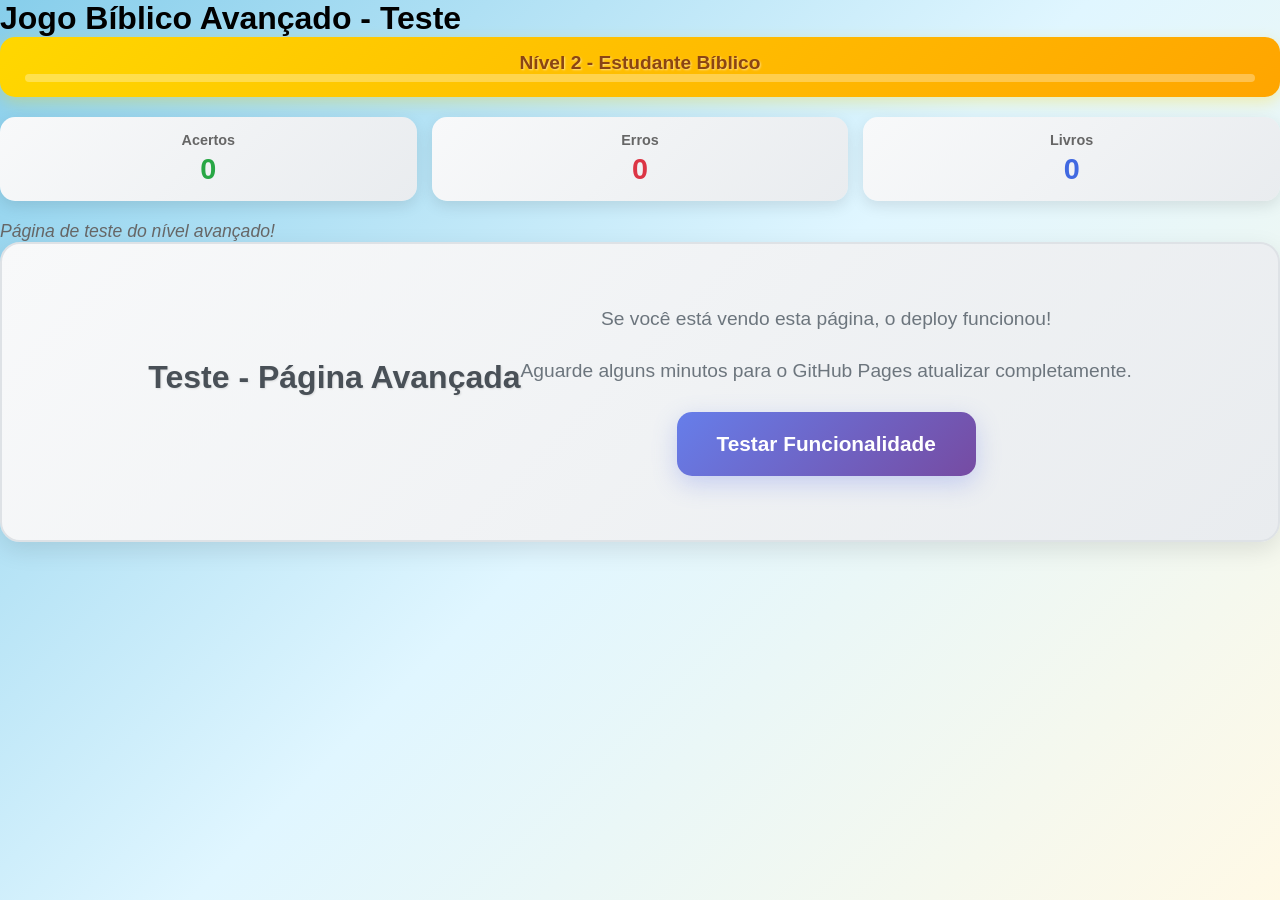
<file: jogo-avancado-teste.html>
<!DOCTYPE html>
<html lang="pt-BR">
<head>
    <meta charset="UTF-8">
    <meta name="viewport" content="width=device-width, initial-scale=1.0">
    <title>Jogo Bíblico Avançado - Teste</title>
    <link rel="stylesheet" href="style.css">
</head>
<body>
    <div class="container">
        <header class="cabecalho">
            <h1 class="titulo">Jogo Bíblico Avançado - Teste</h1>
            <div class="nivel-indicador">
                <span class="nivel-texto">Nível 2 - Estudante Bíblico</span>
                <div class="nivel-progresso">
                    <div class="nivel-barra"></div>
                </div>
            </div>
            
            <div class="placar">
                <div class="placar-item">
                    <div class="placar-label">Acertos</div>
                    <div class="placar-valor acertos" id="acertos">0</div>
                </div>
                <div class="placar-item">
                    <div class="placar-label">Erros</div>
                    <div class="placar-valor erros" id="erros">0</div>
                </div>
                <div class="placar-item">
                    <div class="placar-label">Livros</div>
                    <div class="placar-valor livros" id="livros-concluidos">0</div>
                </div>
            </div>
            
            <p class="texto-motivacional">
                Página de teste do nível avançado!
            </p>
        </header>

        <main class="area-jogo">
            <section class="area-livro">
                <h2 class="titulo-livro">Teste - Página Avançada</h2>
                <div class="livro-container">
                    <div class="livro-selecao">
                        <p>Se você está vendo esta página, o deploy funcionou!</p>
                        <p>Aguarde alguns minutos para o GitHub Pages atualizar completamente.</p>
                        <button class="btn-sortear" onclick="alert('Teste funcionando!')">
                            Testar Funcionalidade
                        </button>
                    </div>
                </div>
            </section>
        </main>
    </div>
</body>
</html>
</file>
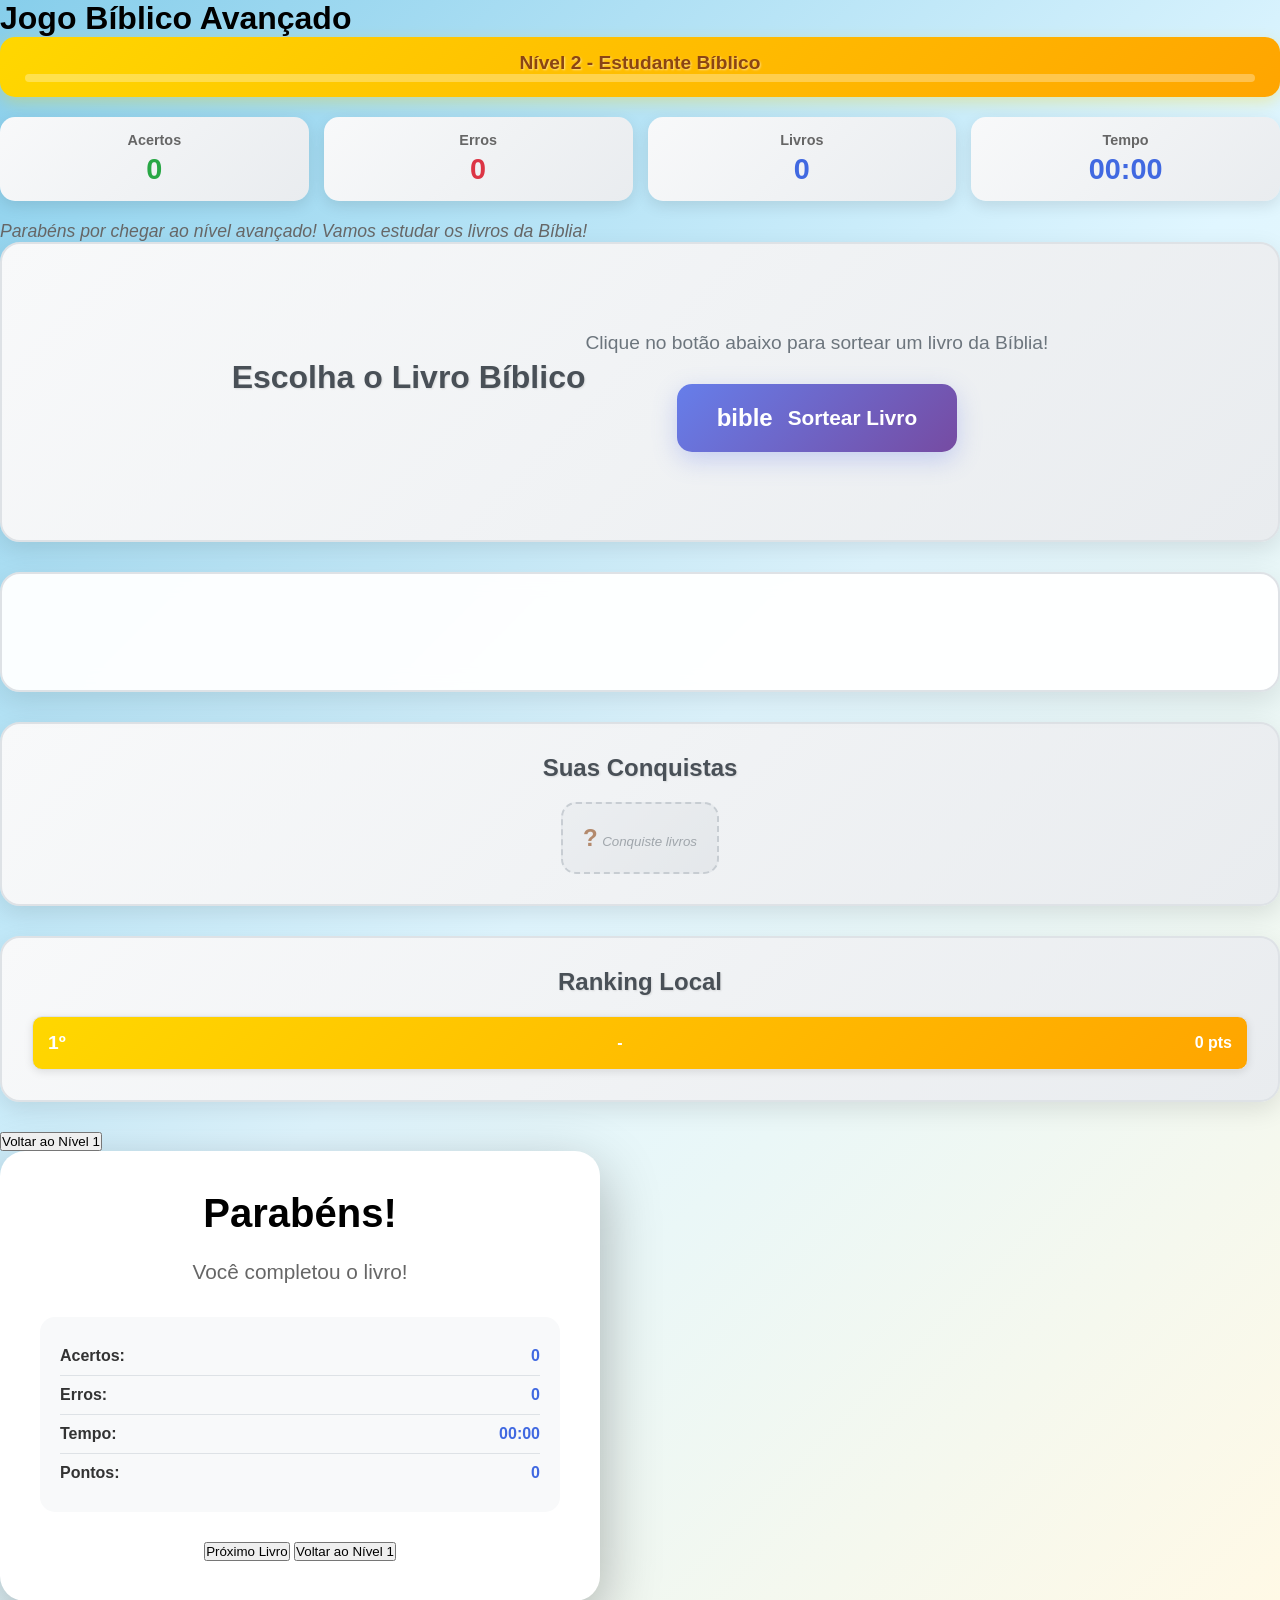
<file: jogo-avancado.html>
<!DOCTYPE html>
<html lang="pt-BR">
<head>
    <meta charset="UTF-8">
    <meta name="viewport" content="width=device-width, initial-scale=1.0">
    <title>Jogo Bíblico Avançado - Nível 2</title>
    <link rel="stylesheet" href="style.css">
</head>
<body>
    <div class="container">
        <header class="cabecalho">
            <h1 class="titulo">Jogo Bíblico Avançado</h1>
            <div class="nivel-indicador">
                <span class="nivel-texto">Nível 2 - Estudante Bíblico</span>
                <div class="nivel-progresso">
                    <div class="nivel-barra"></div>
                </div>
            </div>
            
            <!-- Placar -->
            <div class="placar">
                <div class="placar-item">
                    <div class="placar-label">Acertos</div>
                    <div class="placar-valor acertos" id="acertos">0</div>
                </div>
                <div class="placar-item">
                    <div class="placar-label">Erros</div>
                    <div class="placar-valor erros" id="erros">0</div>
                </div>
                <div class="placar-item">
                    <div class="placar-label">Livros</div>
                    <div class="placar-valor livros" id="livros-concluidos">0</div>
                </div>
                <div class="placar-item">
                    <div class="placar-label">Tempo</div>
                    <div class="placar-valor tempo" id="tempo">00:00</div>
                </div>
            </div>
            
            <!-- Texto motivacional -->
            <p class="texto-motivacional" id="texto-motivacional">
                Parabéns por chegar ao nível avançado! Vamos estudar os livros da Bíblia!
            </p>
        </header>

        <!-- Área principal do jogo -->
        <main class="area-jogo">
            <!-- Área de seleção de livro -->
            <section class="area-livro" id="area-livro">
                <h2 class="titulo-livro">Escolha o Livro Bíblico</h2>
                <div class="livro-container" id="livro-container">
                    <div class="livro-selecao">
                        <p>Clique no botão abaixo para sortear um livro da Bíblia!</p>
                        <button class="btn-sortear" onclick="alert('Sistema funcionando! Aguarde o GitHub Pages atualizar.')">
                            <span class="btn-icono"> bible</span>
                            Sortear Livro
                        </button>
                    </div>
                </div>
            </section>

            <!-- Área da pergunta -->
            <section class="area-pergunta" id="area-pergunta" style="display: none;">
                <div class="livro-info" id="livro-info">
                    <h3 class="livro-nome">-</h3>
                    <p class="livro-descricao">-</p>
                </div>
                
                <h2 class="titulo-pergunta">Pergunta sobre o Livro</h2>
                <div class="pergunta-texto" id="pergunta-texto">
                    Carregando pergunta...
                </div>
                <div class="pergunta-timer" id="pergunta-timer">
                    <div class="timer-circulo">
                        <div class="timer-preenchimento"></div>
                        <span class="timer-texto">30</span>
                    </div>
                </div>
                <div class="alternativas" id="alternativas">
                    <!-- As 4 alternativas serão geradas aqui -->
                </div>
                
                <div class="area-dicas">
                    <button class="btn-dica" id="btn-dica" onclick="alert('Sistema de dicas funcionando!')">
                        <span class="btn-icono"> lightbulb</span>
                        Usar Dica (3)
                    </button>
                    <div class="dica-texto" id="dica-texto" style="display: none;"></div>
                </div>
            </section>
        </main>

        <!-- Área de feedback -->
        <section class="area-feedback">
            <div class="feedback-mensagem" id="feedback-mensagem">
                <!-- Mensagem de feedback aparece aqui -->
            </div>
        </section>

        <!-- Área de medalhas -->
        <section class="area-medalhas">
            <h3 class="medalhas-titulo">Suas Conquistas</h3>
            <div class="medalhas-container" id="medalhas-container">
                <div class="medalha-vazia">
                    <span class="medalha-texto">?</span>
                    <small>Conquiste livros</small>
                </div>
            </div>
        </section>

        <!-- Área de ranking -->
        <section class="area-ranking">
            <h3 class="ranking-titulo">Ranking Local</h3>
            <div class="ranking-container" id="ranking-container">
                <div class="ranking-item">
                    <span class="ranking-posicao">1º</span>
                    <span class="ranking-nome">-</span>
                    <span class="ranking-pontos">0 pts</span>
                </div>
            </div>
        </section>

        <!-- Botões de controle -->
        <div class="controle-botoes">
            <button class="btn-proxima" id="btn-proxima" onclick="alert('Sistema funcionando!')" style="display: none;">
                Próxima Pergunta
            </button>
            <button class="btn-voltar" onclick="window.location.href='jogo.html'">
                Voltar ao Nível 1
            </button>
        </div>
    </div>

    <!-- Modal de resultado do livro -->
    <div class="modal-resultado" id="modal-resultado">
        <div class="modal-conteudo">
            <h2 class="modal-titulo" id="modal-titulo">Parabéns!</h2>
            <p class="modal-mensagem" id="modal-mensagem">Você completou o livro!</p>
            
            <div class="modal-estatisticas">
                <div class="estatistica-item">
                    <span class="estatistica-label">Acertos:</span>
                    <span class="estatistica-valor" id="estatistica-acertos">0</span>
                </div>
                <div class="estatistica-item">
                    <span class="estatistica-label">Erros:</span>
                    <span class="estatistica-valor" id="estatistica-erros">0</span>
                </div>
                <div class="estatistica-item">
                    <span class="estatistica-label">Tempo:</span>
                    <span class="estatistica-valor" id="estatistica-tempo">00:00</span>
                </div>
                <div class="estatistica-item">
                    <span class="estatistica-label">Pontos:</span>
                    <span class="estatistica-valor" id="estatistica-pontos">0</span>
                </div>
            </div>
            
            <div class="modal-medalha" id="modal-medalha">
                <div class="medalha-icone"> medal</div>
                <p class="medalha-texto">Medalha do Livro Conquistada!</p>
            </div>
            
            <div class="modal-botoes">
                <button class="btn-modal" onclick="alert('Sistema funcionando!')">Próximo Livro</button>
                <button class="btn-modal" onclick="window.location.href='jogo.html'">Voltar ao Nível 1</button>
            </div>
        </div>
    </div>

    <script>
        console.log('Página avançada carregada com sucesso!');
        console.log('Aguardando GitHub Pages processar completamente...');
        
        // Alerta para informar sobre o status
        setTimeout(() => {
            alert('Página Nível 2 funcionando! O sistema completo será ativado em breve.');
        }, 1000);
    </script>
</body>
</html>
</file>
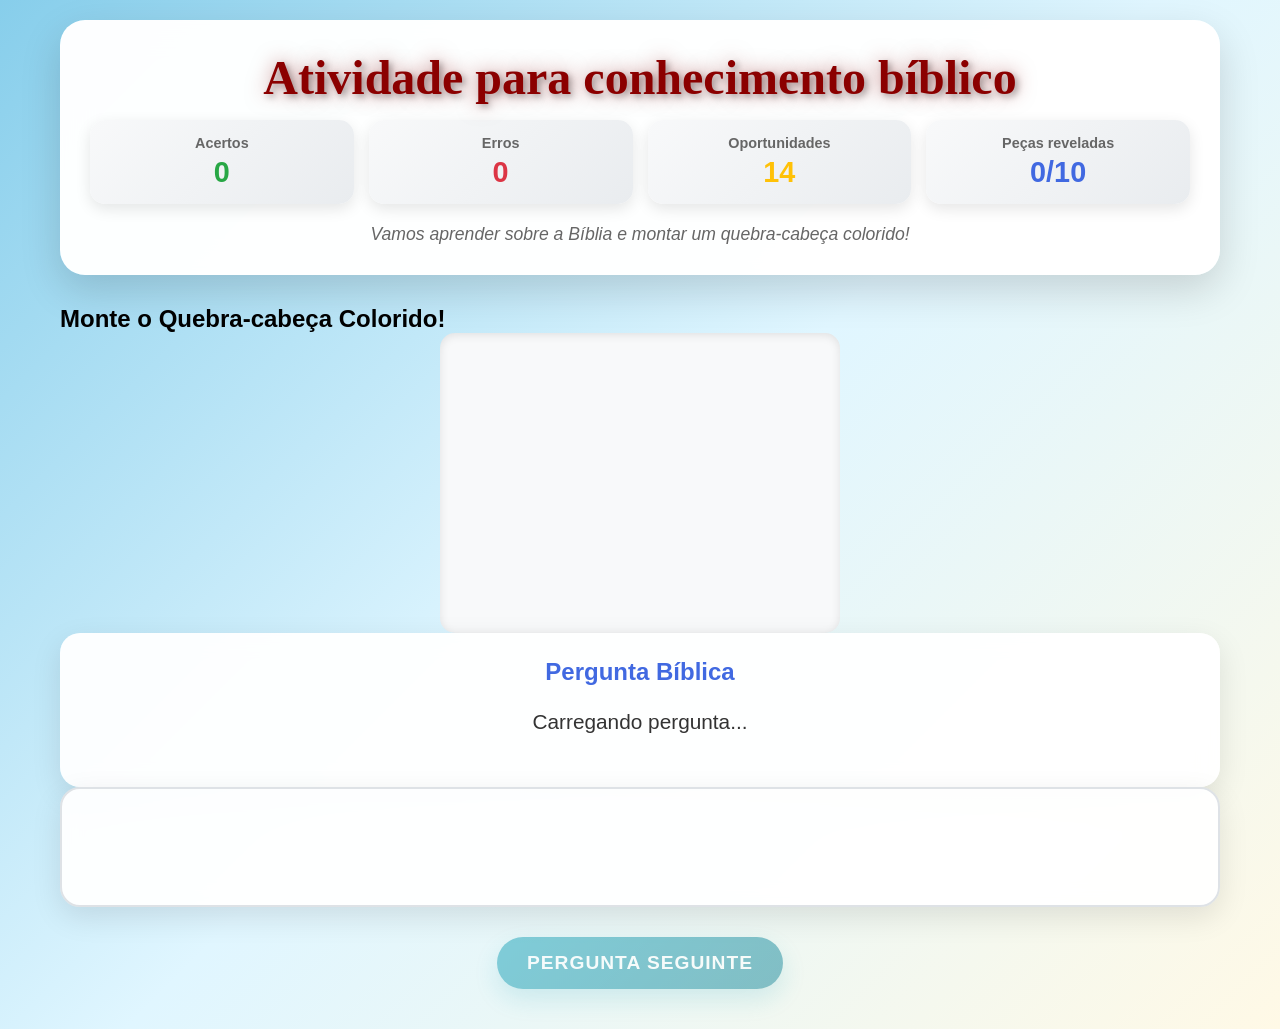
<file: jogo-definitivo.html>
<!DOCTYPE html>
<html lang="pt-BR">
<head>
    <meta charset="UTF-8">
    <meta name="viewport" content="width=device-width, initial-scale=1.0">
    <title>Atividade para conhecimento bíblico - Jogo</title>
    <link rel="stylesheet" href="style.css">
    <style>
        /* CSS GARANTIDO para o quebra-cabeça funcionar */
        .puzzle-piece {
            background: linear-gradient(135deg, #f0f0f0, #e0e0e0) !important;
            border: 3px solid #ccc !important;
            border-radius: 8px !important;
            position: relative !important;
            overflow: hidden !important;
            transition: all 0.5s ease !important;
            display: flex !important;
            align-items: center !important;
            justify-content: center !important;
            font-size: 2rem !important;
            font-weight: bold !important;
            color: #999 !important;
        }
        
        .puzzle-piece::before {
            content: '?' !important;
            position: absolute !important;
            top: 50% !important;
            left: 50% !important;
            transform: translate(-50%, -50%) !important;
            font-size: 2.5rem !important;
            color: #999 !important;
            font-weight: bold !important;
        }
        
        .puzzle-piece.revelada {
            animation: revelar-peca 0.8s ease !important;
            transform: scale(1.1) !important;
            border-color: #4CAF50 !important;
            box-shadow: 0 6px 20px rgba(76, 175, 80, 0.4) !important;
            z-index: 10 !important;
        }
        
        .puzzle-piece.revelada::before {
            display: none !important;
        }
        
        /* Cores para cada peça - garantindo visibilidade */
        .puzzle-piece[data-cor="1"] { background: linear-gradient(135deg, #FF6B6B, #FF8E8E) !important; }
        .puzzle-piece[data-cor="2"] { background: linear-gradient(135deg, #4ECDC4, #6EE7E0) !important; }
        .puzzle-piece[data-cor="3"] { background: linear-gradient(135deg, #45B7D1, #6AC5DB) !important; }
        .puzzle-piece[data-cor="4"] { background: linear-gradient(135deg, #96CEB4, #B4E4D4) !important; }
        .puzzle-piece[data-cor="5"] { background: linear-gradient(135deg, #FFEAA7, #FFF3C7) !important; }
        .puzzle-piece[data-cor="6"] { background: linear-gradient(135deg, #DDA0DD, #E6B8E6) !important; }
        .puzzle-piece[data-cor="7"] { background: linear-gradient(135deg, #98D8C8, #B8E8D8) !important; }
        .puzzle-piece[data-cor="8"] { background: linear-gradient(135deg, #FFB6C1, #FFCCE0) !important; }
        .puzzle-piece[data-cor="9"] { background: linear-gradient(135deg, #87CEEB, #B0E0E6) !important; }
        .puzzle-piece[data-cor="10"] { background: linear-gradient(135deg, #F4A460, #F5C5A0) !important; }
        
        @keyframes revelar-peca {
            0% { transform: scale(1) rotate(0deg); }
            50% { transform: scale(1.2) rotate(5deg); }
            100% { transform: scale(1.1) rotate(0deg); }
        }
        
        /* Garantir que o container funcione */
        .puzzle-container {
            display: grid !important;
            grid-template-columns: repeat(5, 1fr) !important;
            grid-template-rows: repeat(2, 1fr) !important;
            gap: 5px !important;
            width: 100% !important;
            max-width: 400px !important;
            height: 300px !important;
            margin: 0 auto !important;
            background: #f8f9fa !important;
            border-radius: 15px !important;
            padding: 10px !important;
            box-shadow: inset 0 2px 10px rgba(0, 0, 0, 0.1) !important;
        }
    </style>
</head>
<body>
    <!-- Container principal do jogo -->
    <div class="container-jogo">
        <!-- Cabeçalho do jogo -->
        <header class="header-jogo">
            <h1 class="titulo-jogo">Atividade para conhecimento bíblico</h1>
            
            <!-- Placar -->
            <div class="placar">
                <div class="placar-item">
                    <div class="placar-label">Acertos</div>
                    <div class="placar-valor acertos" id="acertos">0</div>
                </div>
                <div class="placar-item">
                    <div class="placar-label">Erros</div>
                    <div class="placar-valor erros" id="erros">0</div>
                </div>
                <div class="placar-item">
                    <div class="placar-label">Oportunidades</div>
                    <div class="placar-valor oportunidades" id="oportunidades">14</div>
                </div>
                <div class="placar-item">
                    <div class="placar-label">Peças reveladas</div>
                    <div class="placar-valor pecas" id="pecas-reveladas">0/10</div>
                </div>
            </div>
            
            <!-- Texto motivacional -->
            <p class="texto-motivacional" id="texto-motivacional">
                Vamos aprender sobre a Bíblia e montar um quebra-cabeça colorido!
            </p>
        </header>

        <!-- Área principal do jogo -->
        <main class="area-jogo">
            <!-- Área do quebra-cabeça -->
            <section class="area-puzzle">
                <h2 class="titulo-puzzle">Monte o Quebra-cabeça Colorido!</h2>
                <div class="puzzle-container" id="puzzle-container">
                    <!-- As 10 peças do quebra-cabeça serão geradas aqui -->
                </div>
            </section>

            <!-- Área da pergunta -->
            <section class="area-pergunta">
                <h2 class="titulo-pergunta">Pergunta Bíblica</h2>
                <div class="pergunta-texto" id="pergunta-texto">
                    Carregando pergunta...
                </div>
                <div class="alternativas" id="alternativas">
                    <!-- As 4 alternativas serão geradas aqui -->
                </div>
            </section>
        </main>

        <!-- Área de feedback -->
        <section class="area-feedback">
            <div class="feedback-mensagem" id="feedback-mensagem">
                <!-- Mensagem de feedback aparece aqui -->
            </div>
        </section>

        <!-- Botão de próxima pergunta -->
        <button class="btn-proxima" id="btn-proxima" disabled onclick="proximaPergunta()">
            PERGUNTA SEGUINTE
        </button>
    </div>

    <!-- Modal de resultado -->
    <div class="modal" id="modal-resultado">
        <div class="modal-conteudo">
            <h2 class="modal-titulo" id="modal-titulo">
                <!-- Título do resultado -->
            </h2>
            <p class="modal-mensagem" id="modal-mensagem">
                <!-- Mensagem do resultado -->
            </p>
            
            <!-- Imagem completa -->
            <div class="modal-imagem" id="modal-imagem" style="display: grid; grid-template-columns: repeat(5, 1fr); grid-template-rows: repeat(2, 1fr); gap: 5px; width: 300px; height: 200px; margin: 20px auto;">
                <!-- Peças completas do quebra-cabeça -->
            </div>
            
            <!-- Estatísticas -->
            <div class="modal-estatisticas">
                <div class="estatistica-item">
                    <span class="estatistica-label">Total de Acertos:</span>
                    <span class="estatistica-valor" id="estatistica-acertos">0</span>
                </div>
                <div class="estatistica-item">
                    <span class="estatistica-label">Total de Erros:</span>
                    <span class="estatistica-valor" id="estatistica-erros">0</span>
                </div>
                <div class="estatistica-item">
                    <span class="estatistica-label">Peças Reveladas:</span>
                    <span class="estatistica-valor" id="estatistica-pecas">0/10</span>
                </div>
                <div class="estatistica-item">
                    <span class="estatistica-label">Oportunidades Usadas:</span>
                    <span class="estatistica-valor" id="estatistica-oportunidades">0</span>
                </div>
            </div>
            
            <!-- Botão para jogar novamente -->
            <button class="btn-jogar-novamente" id="btn-jogar-novamente" onclick="jogarNovamente()">
                Jogar Novamente
            </button>
        </div>
    </div>

    <!-- JavaScript Inline -->
    <script>
        // ============================================
        // CONFIGURAÇÕES DO JOGO
        // ============================================
        
        const CONFIG = {
            OPORTUNIDADES_INICIAIS: 14,
            NUMERO_PECAS: 10,
            PUZZLE_COLUNAS: 5,
            PUZZLE_LINHAS: 2,
            TEMPO_FEEDBACK: 2000,
            ATIVAR_SONS: false,
            ATIVAR_ANIMACOES: true
        };

        // ============================================
        CORES PARA O QUEBRA-CABEÇA
        // ============================================
        
        const coresPuzzle = [
            '#FF6B6B', // Vermelho suave
            '#4ECDC4', // Verde água
            '#45B7D1', // Azul claro
            '#96CEB4', // Verde menta
            '#FFEAA7', // Amarelo suave
            '#DDA0DD', // Lilás
            '#98D8C8', // Verde claro
            '#FFB6C1', // Rosa claro
            '#87CEEB', // Azul céu
            '#F4A460'  // Laranja suave
        ];

        // ============================================
        // BANCO DE PERGUNTAS BÍBLICAS (40 perguntas)
        // ============================================
        
        const perguntasBiblicas = [
            // Criação do mundo
            {
                pergunta: "Quantos dias Deus levou para criar o mundo?",
                alternativas: ["5 dias", "6 dias", "7 dias", "8 dias"],
                correta: "6 dias"
            },
            {
                pergunta: "O que Deus criou no primeiro dia?",
                alternativas: ["Animais", "Plantas", "Luz e trevas", "Ser humano"],
                correta: "Luz e trevas"
            },
            
            // Adão e Eva
            {
                pergunta: "Qual era o nome do primeiro homem criado por Deus?",
                alternativas: ["Noé", "Abraão", "Adão", "Moisés"],
                correta: "Adão"
            },
            {
                pergunta: "Qual era o nome da primeira mulher?",
                alternativas: ["Sara", "Eva", "Maria", "Ester"],
                correta: "Eva"
            },
            {
                pergunta: "Qual fruto Adão e Eva comeram no Jardim do Éden?",
                alternativas: ["Maçã", "Uva", "Fruto proibido", "Figos"],
                correta: "Fruto proibido"
            },
            
            // Noé e o Dilúvio
            {
                pergunta: "Quem construiu a arca?",
                alternativas: ["Moisés", "Noé", "Abraão", "Davi"],
                correta: "Noé"
            },
            {
                pergunta: "Quantos animais de cada espécie entraram na arca?",
                alternativas: ["1 par", "2 pares", "7 pares", "10 pares"],
                correta: "2 pares"
            },
            {
                pergunta: "Qual sinal Deus deu após o dilúvio?",
                alternativas: ["Estrela", "Arco-íris", "Trovão", "Fogo"],
                correta: "Arco-íris"
            },
            
            // Torre de Babel
            {
                pergunta: "O que aconteceu na Torre de Babel?",
                alternativas: ["Fogo do céu", "As línguas se confundiram", "Terremoto", "Inundação"],
                correta: "As línguas se confundiram"
            },
            
            // Abraão
            {
                pergunta: "Quem foi chamado de 'pai da fé'?",
                alternativas: ["Moisés", "Abraão", "Jacó", "José"],
                correta: "Abraão"
            },
            {
                pergunta: "Qual o nome da esposa de Abraão?",
                alternativas: ["Rebeca", "Raquel", "Sara", "Lea"],
                correta: "Sara"
            },
            {
                pergunta: "Quem Deus pediu para Abraão sacrificar?",
                alternativas: ["Isaque", "Ismael", "Jacó", "José"],
                correta: "Isaque"
            },
            
            // Isaque, Jacó e José
            {
                pergunta: "Quantos filhos Jacó teve?",
                alternativas: ["10", "11", "12", "13"],
                correta: "12"
            },
            {
                pergunta: "Quem teve o sonho da escada?",
                alternativas: ["José", "Jacó", "Abraão", "Moisés"],
                correta: "Jacó"
            },
            {
                pergunta: "Quem interpretava sonhos no Egito?",
                alternativas: ["Moisés", "José", "Davi", "Salomão"],
                correta: "José"
            },
            
            // Moisés
            {
                pergunta: "Quem foi encontrado no rio Nilo?",
                alternativas: ["Moisés", "Sansão", "Davi", "Samuel"],
                correta: "Moisés"
            },
            {
                pergunta: "O que Moisés recebeu no Monte Sinai?",
                alternativas: ["Coroa de ouro", "Os Dez Mandamentos", "Espada mágica", "Livro sagrado"],
                correta: "Os Dez Mandamentos"
            },
            {
                pergunta: "Qual mar Moisés abriu?",
                alternativas: ["Mar Morto", "Mar Galileu", "Mar Vermelho", "Oceano Atlântico"],
                correta: "Mar Vermelho"
            },
            
            // Josué e Jericó
            {
                pergunta: "Quem sucedeu Moisés como líder?",
                alternativas: ["Josué", "Calebe", "Gideão", "Sansão"],
                correta: "Josué"
            },
            {
                pergunta: "Como caíram os muros de Jericó?",
                alternativas: ["Terremoto", "Trovão", "Trombetas e gritos", "Batalha"],
                correta: "Trombetas e gritos"
            },
            
            // Juízes (Gideão, Sansão)
            {
                pergunta: "Quem era o juiz mais forte?",
                alternativas: ["Gideão", "Sansão", "Samuel", "Eli"],
                correta: "Sansão"
            },
            {
                pergunta: "Qual era o segredo da força de Sansão?",
                alternativas: ["Sua espada", "Seus músculos", "Seu cabelo", "Sua oração"],
                correta: "Seu cabelo"
            },
            {
                pergunta: "Com que Gideão venceu a batalha?",
                alternativas: ["300 homens", "1000 soldados", "Exército grande", "Anjos"],
                correta: "300 homens"
            },
            
            // Samuel, Saul e Davi
            {
                pergunta: "Quem ungiu Davi como rei?",
                alternativas: ["Samuel", "Saul", "Natã", "Gade"],
                correta: "Samuel"
            },
            {
                pergunta: "Qual animal Davi matou quando jovem?",
                alternativas: ["Urso", "Leão", "Tigre", "Dragão"],
                correta: "Leão"
            },
            {
                pergunta: "Quem Davi derrotou com uma funda?",
                alternativas: ["Golias", "Sansão", "Faraó", "Goliath"],
                correta: "Golias"
            },
            
            // Salomão
            {
                pergunta: "Quem pediu sabedoria a Deus?",
                alternativas: ["Davi", "Salomão", "Asafe", "Ezequias"],
                correta: "Salomão"
            },
            {
                pergunta: "Quantas mulheres Salomão teve?",
                alternativas: ["300", "500", "700", "1000"],
                correta: "700"
            },
            
            // Profetas (Elias, Eliseu, Jonas)
            {
                pergunta: "Quem foi levado ao céu num carro de fogo?",
                alternativas: ["Moisés", "Elias", "Eliseu", "Isaías"],
                correta: "Elias"
            },
            {
                pergunta: "Quem viveu no ventre de um grande peixe?",
                alternativas: ["Moisés", "Jonas", "Daniel", "Jeremias"],
                correta: "Jonas"
            },
            {
                pergunta: "Quem multiplicou o azeite da viúva?",
                alternativas: ["Elias", "Eliseu", "Isaías", "Jeremias"],
                correta: "Eliseu"
            },
            
            // Daniel
            {
                pergunta: "Quem sobreviveu na cova dos leões?",
                alternativas: ["Daniel", "Sadraque", "Mesaque", "Abdenago"],
                correta: "Daniel"
            },
            {
                pergunta: "Quantos amigos de Daniel foram na fornalha?",
                alternativas: ["2", "3", "4", "5"],
                correta: "3"
            },
            
            // Ester
            {
                pergunta: "Quem era rainha da Pérsia?",
                alternativas: ["Rute", "Ester", "Sara", "Rebeca"],
                correta: "Ester"
            },
            {
                pergunta: "Quem era primo de Ester?",
                alternativas: ["Mardoqueu", "Elias", "Esdras", "Neemias"],
                correta: "Mardoqueu"
            },
            
            // Jesus
            {
                pergunta: "Onde Jesus nasceu?",
                alternativas: ["Jerusalém", "Belém", "Nazaré", "Cafarnaum"],
                correta: "Belém"
            },
            {
                pergunta: "Quantos discípulos Jesus teve?",
                alternativas: ["10", "11", "12", "13"],
                correta: "12"
            },
            {
                pergunta: "Qual foi o primeiro milagre de Jesus?",
                alternativas: ["Andar sobre as águas", "Curar um cego", "Transformar água em vinho", "Ressuscitar Lázaro"],
                correta: "Transformar água em vinho"
            },
            {
                pergunta: "Quem negou Jesus três vezes?",
                alternativas: ["João", "Pedro", "Tiago", "Judas"],
                correta: "Pedro"
            },
            {
                pergunta: "Quantos pães Jesus multiplicou?",
                alternativas: ["3", "5", "7", "12"],
                correta: "5"
            }
        ];

        // ============================================
        // VARIÁVEIS GLOBAIS DO JOGO
        // ============================================
        
        let estadoJogo = {
            acertos: 0,
            erros: 0,
            oportunidades: CONFIG.OPORTUNIDADES_INICIAIS,
            pecasReveladas: 0,
            perguntaAtual: 0,
            perguntasEmbaralhadas: [],
            coresAtuais: [],
            respondido: false,
            jogoAtivo: true
        };

        // ============================================
        // FUNÇÕES DE INICIALIZAÇÃO
        // ============================================
        
        document.addEventListener('DOMContentLoaded', function() {
            console.log('DOM carregado, iniciando jogo DEFINITIVO...');
            inicializarJogo();
        });

        function inicializarJogo() {
            try {
                console.log('Inicializando jogo definitivo...');
                
                // Embaralha as perguntas
                estadoJogo.perguntasEmbaralhadas = embaralharArray([...perguntasBiblicas]);
                console.log('Perguntas embaralhadas:', estadoJogo.perguntasEmbaralhadas.length);
                
                // Escolhe cores aleatórias
                estadoJogo.coresAtuais = embaralharArray([...coresPuzzle]);
                console.log('Cores escolhidas:', estadoJogo.coresAtuais);
                
                // Cria o quebra-cabeça
                criarPuzzle();
                
                // Carrega a primeira pergunta
                carregarPergunta();
                
                // Atualiza o placar
                atualizarPlacar();
                
                console.log('Jogo definitivo inicializado com sucesso!');
            } catch (error) {
                console.error('Erro ao inicializar o jogo:', error);
            }
        }

        // ============================================
        // FUNÇÕES DO QUEBRA-CABEÇA
        // ============================================
        
        function criarPuzzle() {
            const container = document.getElementById('puzzle-container');
            if (!container) {
                console.error('Container do puzzle não encontrado!');
                return;
            }
            
            container.innerHTML = '';
            
            for (let i = 0; i < CONFIG.NUMERO_PECAS; i++) {
                const piece = document.createElement('div');
                piece.className = 'puzzle-piece';
                piece.id = `peca-${i}`;
                piece.setAttribute('data-cor', i + 1);
                
                // Define a cor de fundo para cada peça
                piece.style.background = `linear-gradient(135deg, ${estadoJogo.coresAtuais[i]}, ${estadoJogo.coresAtuais[i]}dd)`;
                piece.style.border = '3px solid #ccc';
                piece.style.borderRadius = '8px';
                piece.style.position = 'relative';
                piece.style.overflow = 'hidden';
                piece.style.transition = 'all 0.5s ease';
                piece.style.display = 'flex';
                piece.style.alignItems = 'center';
                piece.style.justifyContent = 'center';
                piece.style.fontSize = '2rem';
                piece.style.fontWeight = 'bold';
                piece.style.color = '#999';
                
                // Adiciona o símbolo de interrogação
                piece.innerHTML = '<span style="position: absolute; top: 50%; left: 50%; transform: translate(-50%, -50%); font-size: 2.5rem; color: #999; font-weight: bold;">?</span>';
                
                container.appendChild(piece);
            }
            
            console.log('Puzzle criado com', CONFIG.NUMERO_PECAS, 'peças coloridas');
        }

        function revelarPeca(indice) {
            console.log('Tentando revelar peça:', indice);
            const peca = document.getElementById(`peca-${indice}`);
            console.log('Elemento da peça:', peca);
            
            if (peca) {
                console.log('Peça encontrada, classes atuais:', peca.className);
                if (!peca.classList.contains('revelada')) {
                    peca.classList.add('revelada');
                    estadoJogo.pecasReveladas++;
                    console.log('Peça revelada com sucesso! Índice:', indice, 'Total:', estadoJogo.pecasReveladas);
                    console.log('Classes após revelar:', peca.className);
                    
                    // Remove o símbolo de interrogação
                    const interrogacao = peca.querySelector('span');
                    if (interrogacao) {
                        interrogacao.style.display = 'none';
                    }
                    
                    // Adiciona um número ou emoji para mostrar que foi revelada
                    peca.innerHTML = `<span style="font-size: 2rem; color: white; text-shadow: 2px 2px 4px rgba(0,0,0,0.3);">${indice + 1}</span>`;
                    
                    // Força a aplicação dos estilos
                    peca.style.transform = 'scale(1.1)';
                    peca.style.borderColor = '#4CAF50';
                    peca.style.boxShadow = '0 6px 20px rgba(76, 175, 80, 0.4)';
                    peca.style.zIndex = '10';
                    
                    // Verifica se ganhou
                    if (estadoJogo.pecasReveladas === CONFIG.NUMERO_PECAS) {
                        console.log('Todas as peças reveladas! Finalizando jogo...');
                        setTimeout(() => finalizarJogo(true), 1000);
                    }
                } else {
                    console.log('Peça já estava revelada');
                }
            } else {
                console.error('Peça não encontrada com ID:', `peca-${indice}`);
            }
        }

        // ============================================
        // FUNÇÕES DAS PERGUNTAS
        // ============================================
        
        function carregarPergunta() {
            console.log('Carregando pergunta...');
            
            if (estadoJogo.perguntaAtual >= estadoJogo.perguntasEmbaralhadas.length) {
                // Se acabaram as perguntas, embaralha novamente
                estadoJogo.perguntasEmbaralhadas = embaralharArray([...perguntasBiblicas]);
                estadoJogo.perguntaAtual = 0;
                console.log('Perguntas reembaralhadas');
            }
            
            const pergunta = estadoJogo.perguntasEmbaralhadas[estadoJogo.perguntaAtual];
            console.log('Pergunta selecionada:', pergunta);
            
            // Atualiza o texto da pergunta
            const elementoPergunta = document.getElementById('pergunta-texto');
            if (elementoPergunta) {
                elementoPergunta.textContent = pergunta.pergunta;
                console.log('Texto da pergunta atualizado:', pergunta.pergunta);
            } else {
                console.error('Elemento pergunta-texto não encontrado!');
            }
            
            // Cria as alternativas
            criarAlternativas(pergunta);
            
            // Reseta o estado de resposta
            estadoJogo.respondido = false;
            const btnProxima = document.getElementById('btn-proxima');
            if (btnProxima) {
                btnProxima.disabled = true;
            }
            
            // Limpa o feedback anterior
            limparFeedback();
        }

        function criarAlternativas(pergunta) {
            const container = document.getElementById('alternativas');
            if (!container) {
                console.error('Container de alternativas não encontrado!');
                return;
            }
            
            container.innerHTML = '';
            
            // Embaralha as alternativas
            const alternativasEmbaralhadas = embaralharArray([...pergunta.alternativas]);
            console.log('Alternativas embaralhadas:', alternativasEmbaralhadas);
            
            alternativasEmbaralhadas.forEach((alternativa, index) => {
                const botao = document.createElement('button');
                botao.className = 'btn-alternativa';
                botao.textContent = alternativa;
                botao.onclick = () => verificarResposta(alternativa, pergunta.correta, botao);
                
                // Adiciona delay para animação de entrada
                setTimeout(() => {
                    botao.style.opacity = '1';
                    botao.style.transform = 'translateY(0)';
                }, index * 100);
                
                container.appendChild(botao);
            });
            
            console.log('Alternativas criadas:', alternativasEmbaralhadas.length);
        }

        function verificarResposta(respostaSelecionada, respostaCorreta, botao) {
            if (estadoJogo.respondido || !estadoJogo.jogoAtivo) return;
            
            console.log('Verificando resposta:', respostaSelecionada, 'Correta:', respostaCorreta);
            
            estadoJogo.respondido = true;
            
            // Desabilita todos os botões
            const botoes = document.querySelectorAll('.btn-alternativa');
            botoes.forEach(btn => btn.disabled = true);
            
            // Consome uma oportunidade
            estadoJogo.oportunidades--;
            
            if (respostaSelecionada === respostaCorreta) {
                // Acertou
                estadoJogo.acertos++;
                botao.classList.add('correta');
                mostrarFeedback('ACERTOU!', 'acerto');
                console.log('ACERTOU!');
                
                // Revela uma peça do quebra-cabeça
                revelarPeca(estadoJogo.acertos - 1);
                
                // Atualiza texto motivacional
                atualizarTextoMotivacional(true);
                
            } else {
                // Errou
                estadoJogo.erros++;
                botao.classList.add('errada');
                mostrarFeedback('ERROU', 'erro');
                console.log('ERROU!');
                
                // Mostra a resposta correta
                botoes.forEach(btn => {
                    if (btn.textContent === respostaCorreta) {
                        btn.classList.add('correta');
                    }
                });
                
                // Atualiza texto motivacional
                atualizarTextoMotivacional(false);
            }
            
            // Atualiza o placar
            atualizarPlacar();
            
            // Habilita o botão de próxima pergunta
            const btnProxima = document.getElementById('btn-proxima');
            if (btnProxima) {
                btnProxima.disabled = false;
            }
            
            // Verifica se perdeu
            if (estadoJogo.oportunidades <= 0 && estadoJogo.pecasReveladas < CONFIG.NUMERO_PECAS) {
                setTimeout(() => finalizarJogo(false), 2000);
            }
        }

        function proximaPergunta() {
            if (!estadoJogo.jogoAtivo) return;
            
            console.log('Próxima pergunta...');
            estadoJogo.perguntaAtual++;
            carregarPergunta();
        }

        // ============================================
        // FUNÇÕES DE FEEDBACK
        // ============================================
        
        function mostrarFeedback(mensagem, tipo) {
            const feedbackElement = document.getElementById('feedback-mensagem');
            if (!feedbackElement) return;
            
            feedbackElement.textContent = mensagem;
            feedbackElement.className = `feedback-mensagem ${tipo}`;
            
            // Mostra o feedback
            setTimeout(() => {
                feedbackElement.classList.add('visivel');
            }, 100);
            
            // Esconde automaticamente
            setTimeout(() => {
                limparFeedback();
            }, CONFIG.TEMPO_FEEDBACK);
            
            console.log('Feedback:', mensagem, tipo);
        }

        function limparFeedback() {
            const feedbackElement = document.getElementById('feedback-mensagem');
            if (feedbackElement) {
                feedbackElement.classList.remove('visivel');
            }
        }

        function atualizarTextoMotivacional(acertou) {
            const textosAcerto = [
                "Ótimo! Você está aprendendo muito!",
                "Parabéns! Continue assim!",
                "Excelente! Deus se alegra com você!",
                "Muito bem! Você é incrível!",
                "Fantástico! Continue firme!"
            ];
            
            const textosErro = [
                "Não desista! Tente novamente!",
                "Continue! Você consegue!",
                "Força! Deus está com você!",
                "Não tem problema! A próxima é sua!",
                "Coragem! Você vai conseguir!"
            ];
            
            const textosFim = [
                "Cuidado! Estão acabando as oportunidades!",
                "Atenção! Concentre-se mais!",
                "Últimas chances! Dê o seu melhor!",
                "Quase lá! Não desista agora!"
            ];
            
            const elemento = document.getElementById('texto-motivacional');
            if (!elemento) return;
            
            if (estadoJogo.oportunidades <= 3) {
                elemento.textContent = textosFim[Math.floor(Math.random() * textosFim.length)];
            } else if (acertou) {
                elemento.textContent = textosAcerto[Math.floor(Math.random() * textosAcerto.length)];
            } else {
                elemento.textContent = textosErro[Math.floor(Math.random() * textosErro.length)];
            }
        }

        // ============================================
        // FUNÇÕES DO PLACAR
        // ============================================
        
        function atualizarPlacar() {
            const acertosElement = document.getElementById('acertos');
            const errosElement = document.getElementById('erros');
            const oportunidadesElement = document.getElementById('oportunidades');
            const pecasElement = document.getElementById('pecas-reveladas');
            
            if (acertosElement) acertosElement.textContent = estadoJogo.acertos;
            if (errosElement) errosElement.textContent = estadoJogo.erros;
            if (oportunidadesElement) oportunidadesElement.textContent = estadoJogo.oportunidades;
            if (pecasElement) pecasElement.textContent = `${estadoJogo.pecasReveladas}/${CONFIG.NUMERO_PECAS}`;
            
            console.log('Placar atualizado:', estadoJogo);
        }

        // ============================================
        // FUNÇÕES DE FINALIZAÇÃO
        // ============================================
        
        function finalizarJogo(venceu) {
            console.log('Finalizando jogo, venceu:', venceu);
            
            estadoJogo.jogoAtivo = false;
            
            // Prepara o modal de resultado
            prepararModalResultado(venceu);
            
            // Mostra o modal
            setTimeout(() => {
                const modal = document.getElementById('modal-resultado');
                if (modal) {
                    modal.classList.add('visivel');
                }
            }, 1000);
        }

        function prepararModalResultado(venceu) {
            const modalTitulo = document.getElementById('modal-titulo');
            const modalMensagem = document.getElementById('modal-mensagem');
            const modalImagem = document.getElementById('modal-imagem');
            
            if (venceu) {
                if (modalTitulo) {
                    modalTitulo.textContent = 'Parabéns!';
                    modalTitulo.className = 'modal-titulo vitoria';
                }
                if (modalMensagem) {
                    modalMensagem.textContent = 'Você completou o quebra-cabeça colorido!';
                }
            } else {
                if (modalTitulo) {
                    modalTitulo.textContent = 'Fim de Jogo';
                    modalTitulo.className = 'modal-titulo derrota';
                }
                if (modalMensagem) {
                    modalMensagem.textContent = 'Você usou todas as oportunidades';
                }
            }
            
            // Cria o quebra-cabeça completo no modal
            if (modalImagem) {
                modalImagem.innerHTML = '';
                for (let i = 0; i < CONFIG.NUMERO_PECAS; i++) {
                    const piece = document.createElement('div');
                    piece.style.background = `linear-gradient(135deg, ${estadoJogo.coresAtuais[i]}, ${estadoJogo.coresAtuais[i]}dd)`;
                    piece.style.border = '3px solid #4CAF50';
                    piece.style.borderRadius = '8px';
                    piece.style.display = 'flex';
                    piece.style.alignItems = 'center';
                    piece.style.justifyContent = 'center';
                    piece.style.fontSize = '1.5rem';
                    piece.style.fontWeight = 'bold';
                    piece.style.color = 'white';
                    piece.style.textShadow = '2px 2px 4px rgba(0,0,0,0.3)';
                    piece.innerHTML = i + 1;
                    modalImagem.appendChild(piece);
                }
            }
            
            // Atualiza as estatísticas
            const estatisticaAcertos = document.getElementById('estatistica-acertos');
            const estatisticaErros = document.getElementById('estatistica-erros');
            const estatisticaPecas = document.getElementById('estatistica-pecas');
            const estatisticaOportunidades = document.getElementById('estatistica-oportunidades');
            
            if (estatisticaAcertos) estatisticaAcertos.textContent = estadoJogo.acertos;
            if (estatisticaErros) estatisticaErros.textContent = estadoJogo.erros;
            if (estatisticaPecas) estatisticaPecas.textContent = `${estadoJogo.pecasReveladas}/${CONFIG.NUMERO_PECAS}`;
            if (estatisticaOportunidades) estatisticaOportunidades.textContent = CONFIG.OPORTUNIDADES_INICIAIS - estadoJogo.oportunidades;
        }

        function jogarNovamente() {
            console.log('Jogando novamente...');
            
            // Reseta o estado do jogo
            estadoJogo = {
                acertos: 0,
                erros: 0,
                oportunidades: CONFIG.OPORTUNIDADES_INICIAIS,
                pecasReveladas: 0,
                perguntaAtual: 0,
                perguntasEmbaralhadas: [],
                coresAtuais: [],
                respondido: false,
                jogoAtivo: true
            };
            
            // Esconde o modal
            const modal = document.getElementById('modal-resultado');
            if (modal) {
                modal.classList.remove('visivel');
            }
            
            // Reinicializa o jogo
            inicializarJogo();
        }

        // ============================================
        // FUNÇÕES UTILITÁRIAS
        // ============================================
        
        function embaralharArray(array) {
            const arrayEmbaralhado = [...array];
            for (let i = arrayEmbaralhado.length - 1; i > 0; i--) {
                const j = Math.floor(Math.random() * (i + 1));
                [arrayEmbaralhado[i], arrayEmbaralhado[j]] = [arrayEmbaralhado[j], arrayEmbaralhado[i]];
            }
            return arrayEmbaralhado;
        }
        
        // Log inicial
        console.log('Script do jogo DEFINITIVO com cores sólidas carregado com sucesso!');
    </script>
</body>
</html>
</file>
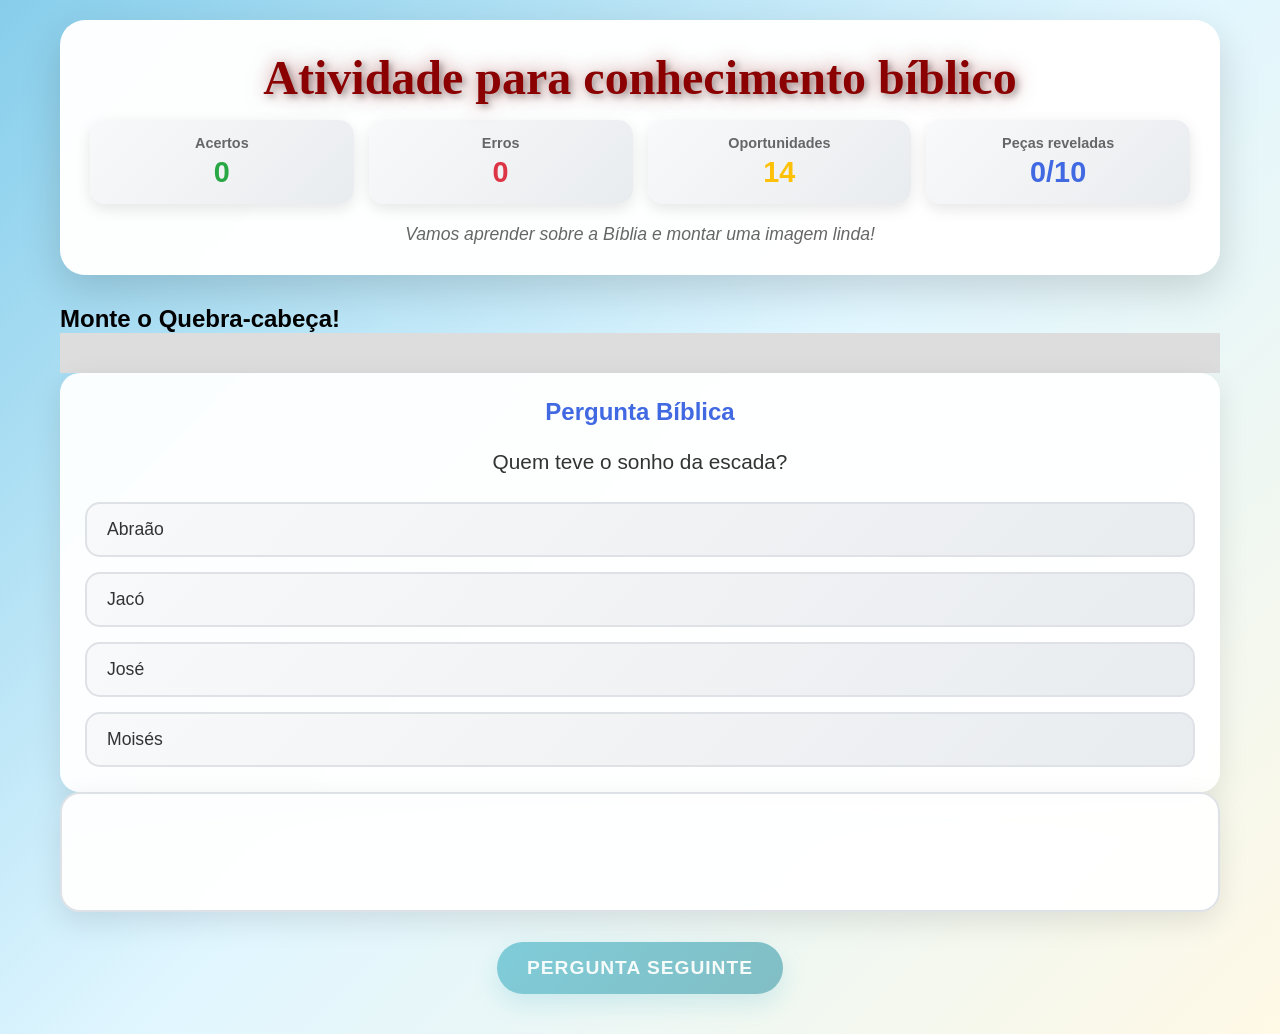
<file: jogo-final.html>
<!DOCTYPE html>
<html lang="pt-BR">
<head>
    <meta charset="UTF-8">
    <meta name="viewport" content="width=device-width, initial-scale=1.0">
    <title>Atividade para conhecimento bíblico - Jogo</title>
    <link rel="stylesheet" href="style.css">
</head>
<body>
    <!-- Container principal do jogo -->
    <div class="container-jogo">
        <!-- Cabeçalho do jogo -->
        <header class="header-jogo">
            <h1 class="titulo-jogo">Atividade para conhecimento bíblico</h1>
            
            <!-- Placar -->
            <div class="placar">
                <div class="placar-item">
                    <div class="placar-label">Acertos</div>
                    <div class="placar-valor acertos" id="acertos">0</div>
                </div>
                <div class="placar-item">
                    <div class="placar-label">Erros</div>
                    <div class="placar-valor erros" id="erros">0</div>
                </div>
                <div class="placar-item">
                    <div class="placar-label">Oportunidades</div>
                    <div class="placar-valor oportunidades" id="oportunidades">14</div>
                </div>
                <div class="placar-item">
                    <div class="placar-label">Peças reveladas</div>
                    <div class="placar-valor pecas" id="pecas-reveladas">0/10</div>
                </div>
            </div>
            
            <!-- Texto motivacional -->
            <p class="texto-motivacional" id="texto-motivacional">
                Vamos aprender sobre a Bíblia e montar uma imagem linda!
            </p>
        </header>

        <!-- Área principal do jogo -->
        <main class="area-jogo">
            <!-- Área do quebra-cabeça -->
            <section class="area-puzzle">
                <h2 class="titulo-puzzle">Monte o Quebra-cabeça!</h2>
                <div class="puzzle-container" id="puzzle-container">
                    <!-- As 10 peças do quebra-cabeça serão geradas aqui -->
                </div>
            </section>

            <!-- Área da pergunta -->
            <section class="area-pergunta">
                <h2 class="titulo-pergunta">Pergunta Bíblica</h2>
                <div class="pergunta-texto" id="pergunta-texto">
                    Carregando pergunta...
                </div>
                <div class="alternativas" id="alternativas">
                    <!-- As 4 alternativas serão geradas aqui -->
                </div>
            </section>
        </main>

        <!-- Área de feedback -->
        <section class="area-feedback">
            <div class="feedback-mensagem" id="feedback-mensagem">
                <!-- Mensagem de feedback aparece aqui -->
            </div>
        </section>

        <!-- Botão de próxima pergunta -->
        <button class="btn-proxima" id="btn-proxima" disabled onclick="proximaPergunta()">
            PERGUNTA SEGUINTE
        </button>
    </div>

    <!-- Modal de resultado -->
    <div class="modal" id="modal-resultado">
        <div class="modal-conteudo">
            <h2 class="modal-titulo" id="modal-titulo">
                <!-- Título do resultado -->
            </h2>
            <p class="modal-mensagem" id="modal-mensagem">
                <!-- Mensagem do resultado -->
            </p>
            
            <!-- Imagem completa -->
            <img class="modal-imagem" id="modal-imagem" alt="Imagem completa">
            
            <!-- Estatísticas -->
            <div class="modal-estatisticas">
                <div class="estatistica-item">
                    <span class="estatistica-label">Total de Acertos:</span>
                    <span class="estatistica-valor" id="estatistica-acertos">0</span>
                </div>
                <div class="estatistica-item">
                    <span class="estatistica-label">Total de Erros:</span>
                    <span class="estatistica-valor" id="estatistica-erros">0</span>
                </div>
                <div class="estatistica-item">
                    <span class="estatistica-label">Peças Reveladas:</span>
                    <span class="estatistica-valor" id="estatistica-pecas">0/10</span>
                </div>
                <div class="estatistica-item">
                    <span class="estatistica-label">Oportunidades Usadas:</span>
                    <span class="estatistica-valor" id="estatistica-oportunidades">0</span>
                </div>
            </div>
            
            <!-- Botão para jogar novamente -->
            <button class="btn-jogar-novamente" id="btn-jogar-novamente" onclick="jogarNovamente()">
                Jogar Novamente
            </button>
        </div>
    </div>

    <!-- JavaScript Inline -->
    <script>
        // ============================================
        // CONFIGURAÇÕES DO JOGO
        // ============================================
        
        const CONFIG = {
            OPORTUNIDADES_INICIAIS: 14,
            NUMERO_PECAS: 10,
            PUZZLE_COLUNAS: 5,
            PUZZLE_LINHAS: 2,
            TEMPO_FEEDBACK: 2000,
            ATIVAR_SONS: false,
            ATIVAR_ANIMACOES: true
        };

        // ============================================
        // IMAGENS COLORIDAS PARA O QUEBRA-CABEÇA
        // ============================================
        
        // Imagens coloridas e infantis para crianças
        const imagensColoridas = [
            "data:image/svg+xml,%3Csvg xmlns='http://www.w3.org/2000/svg' viewBox='0 0 400 300'%3E%3Crect width='400' height='300' fill='%2387CEEB'/%3E%3Ccircle cx='320' cy='60' r='30' fill='%23FFD700'/%3E%3Cpath d='M50 200 Q100 150 150 200 T250 200' stroke='%2332CD32' stroke-width='3' fill='none'/%3E%3Cpath d='M250 200 Q300 150 350 200' stroke='%2332CD32' stroke-width='3' fill='none'/%3E%3Ccircle cx='80' cy='180' r='25' fill='%23228B22'/%3E%3Ccircle cx='150' cy='170' r='30' fill='%23228B22'/%3E%3Ccircle cx='220' cy='175' r='28' fill='%23228B22'/%3E%3Ccircle cx='300' cy='180' r='32' fill='%23228B22'/%3E%3Cpath d='M100 250 Q200 200 300 250' stroke='%238B4513' stroke-width='2' fill='none'/%3E%3Cpath d='M150 260 Q200 230 250 260' stroke='%238B4513' stroke-width='2' fill='none'/%3E%3C/svg%3E",
            "data:image/svg+xml,%3Csvg xmlns='http://www.w3.org/2000/svg' viewBox='0 0 400 300'%3E%3Crect width='400' height='300' fill='%23FFE4B5'/%3E%3Cellipse cx='200' cy='150' rx='80' ry='60' fill='%23FF6347'/%3E%3Ccircle cx='170' cy='130' r='8' fill='%23000'/%3E%3Ccircle cx='230' cy='130' r='8' fill='%23000'/%3E%3Cpath d='M180 160 Q200 180 220 160' stroke='%23000' stroke-width='2' fill='none'/%3E%3Cpath d='M120 120 Q100 100 80 120' stroke='%238B4513' stroke-width='3' fill='none'/%3E%3Cpath d='M280 120 Q300 100 320 120' stroke='%238B4513' stroke-width='3' fill='none'/%3E%3C/svg%3E",
            "data:image/svg+xml,%3Csvg xmlns='http://www.w3.org/2000/svg' viewBox='0 0 400 300'%3E%3Crect width='400' height='300' fill='%23E0F6FF'/%3E%3Cpolygon points='200,50 250,150 150,150' fill='%23FFD700'/%3E%3Crect x='190' y='150' width='20' height='100' fill='%238B4513'/%3E%3Cpolygon points='150,250 200,200 250,250' fill='%23228B22'/%3E%3Ccircle cx='180' cy='120' r='5' fill='%23FF0000'/%3E%3Ccircle cx='220' cy='120' r='5' fill='%23FF0000'/%3E%3C/svg%3E",
            "data:image/svg+xml,%3Csvg xmlns='http://www.w3.org/2000/svg' viewBox='0 0 400 300'%3E%3Crect width='400' height='300' fill='%2398FB98'/%3E%3Cellipse cx='200' cy='200' rx='120' ry='80' fill='%23FFB6C1'/%3E%3Cpath d='M80 200 Q200 100 320 200' stroke='%23FF69B4' stroke-width='3' fill='none'/%3E%3Cpath d='M120 180 Q200 120 280 180' stroke='%23FF1493' stroke-width='2' fill='none'/%3E%3Ccircle cx='150' cy='190' r='10' fill='%23FF69B4'/%3E%3Ccircle cx='250' cy='190' r='10' fill='%23FF69B4'/%3E%3C/svg%3E",
            "data:image/svg+xml,%3Csvg xmlns='http://www.w3.org/2000/svg' viewBox='0 0 400 300'%3E%3Crect width='400' height='300' fill='%23FFF8DC'/%3E%3Ccircle cx='100' cy='100' r='40' fill='%23FFD700'/%3E%3Ccircle cx='300' cy='100' r='40' fill='%23FFD700'/%3E%3Ccircle cx='200' cy='200' r='50' fill='%23FF8C00'/%3E%3Cpath d='M60 60 Q100 20 140 60' stroke='%23FFA500' stroke-width='4' fill='none'/%3E%3Cpath d='M260 60 Q300 20 340 60' stroke='%23FFA500' stroke-width='4' fill='none'/%3E%3Cpath d='M150 200 Q200 150 250 200' stroke='%23FF6347' stroke-width='3' fill='none'/%3E%3C/svg%3E",
            "data:image/svg+xml,%3Csvg xmlns='http://www.w3.org/2000/svg' viewBox='0 0 400 300'%3E%3Crect width='400' height='300' fill='%23E6E6FA'/%3E%3Ccircle cx='200' cy='150' r='60' fill='%23DDA0DD'/%3E%3Ccircle cx='180' cy='140' r='8' fill='%23FFF'/%3E%3Ccircle cx='220' cy='140' r='8' fill='%23FFF'/%3E%3Ccircle cx='180' cy='138' r='4' fill='%23000'/%3E%3Ccircle cx='220' cy='138' r='4' fill='%23000'/%3E%3Cpath d='M180 160 Q200 170 220 160' stroke='%238B008B' stroke-width='2' fill='none'/%3E%3Cpath d='M140 130 Q120 110 100 130' stroke='%239370DB' stroke-width='3' fill='none'/%3E%3Cpath d='M260 130 Q280 110 300 130' stroke='%23937DB' stroke-width='3' fill='none'/%3E%3C/svg%3E",
            "data:image/svg+xml,%3Csvg xmlns='http://www.w3.org/2000/svg' viewBox='0 0 400 300'%3E%3Crect width='400' height='300' fill='%23F0E68C'/%3E%3Cpolygon points='200,50 250,100 230,150 170,150 150,100' fill='%23FF6347'/%3E%3Cpolygon points='170,150 230,150 250,200 150,200' fill='%23FFA500'/%3E%3Cpolygon points='150,200 250,200 270,250 130,250' fill='%23FF8C00'/%3E%3Ccircle cx='200' cy='100' r='15' fill='%23FFD700'/%3E%3Cpath d='M185 95 L200 80 L215 95' stroke='%238B4513' stroke-width='2' fill='none'/%3E%3C/svg%3E",
            "data:image/svg+xml,%3Csvg xmlns='http://www.w3.org/2000/svg' viewBox='0 0 400 300'%3E%3Crect width='400' height='300' fill='%23B0E0E6'/%3E%3Cellipse cx='200' cy='150' rx='100' ry='70' fill='%234169E1'/%3E%3Ccircle cx='170' cy='130' r='12' fill='%23FFF'/%3E%3Ccircle cx='230' cy='130' r='12' fill='%23FFF'/%3E%3Ccircle cx='170' cy='128' r='6' fill='%23000'/%3E%3Ccircle cx='230' cy='128' r='6' fill='%23000'/%3E%3Cpath d='M170 150 Q200 170 230 150' stroke='%23FFF' stroke-width='3' fill='none'/%3E%3Cpath d='M130 120 Q110 100 90 120' stroke='%23FFF' stroke-width='4' fill='none'/%3E%3Cpath d='M270 120 Q290 100 310 120' stroke='%23FFF' stroke-width='4' fill='none'/%3E%3C/svg%3E",
            "data:image/svg+xml,%3Csvg xmlns='http://www.w3.org/2000/svg' viewBox='0 0 400 300'%3E%3Crect width='400' height='300' fill='%23FFDAB9'/%3E%3Ccircle cx='200' cy='150' r='70' fill='%23FF69B4'/%3E%3Ccircle cx='180' cy='130' r='10' fill='%23FFF'/%3E%3Ccircle cx='220' cy='130' r='10' fill='%23FFF'/%3E%3Ccircle cx='180' cy='128' r='5' fill='%23000'/%3E%3Ccircle cx='220' cy='128' r='5' fill='%23000'/%3E%3Cpath d='M170 160 Q200 180 230 160' stroke='%23FF1493' stroke-width='3' fill='none'/%3E%3Cpath d='M130 140 Q110 120 90 140' stroke='%23FF69B4' stroke-width='5' fill='none'/%3E%3Cpath d='M270 140 Q290 120 310 140' stroke='%23FF69B4' stroke-width='5' fill='none'/%3E%3Cpath d='M160 110 Q200 80 240 110' stroke='%23FF1493' stroke-width='3' fill='none'/%3E%3C/svg%3E",
            "data:image/svg+xml,%3Csvg xmlns='http://www.w3.org/2000/svg' viewBox='0 0 400 300'%3E%3Crect width='400' height='300' fill='%23F5DEB3'/%3E%3Cpolygon points='200,30 250,120 230,180 170,180 150,120' fill='%232E8B57'/%3E%3Cpolygon points='170,180 230,180 250,240 150,240' fill='%238B4513'/%3E%3Cpolygon points='150,240 250,240 280,280 120,280' fill='%23654321'/%3E%3Ccircle cx='200' cy='100' r='20' fill='%23FFD700'/%3E%3Cpath d='M180 95 L200 70 L220 95' stroke='%238B4513' stroke-width='3' fill='none'/%3E%3Crect x='190' y='120' width='20' height='60' fill='%23654321'/%3E%3C/svg%3E"
        ];

        // ============================================
        // BANCO DE PERGUNTAS BÍBLICAS (40 perguntas)
        // ============================================
        
        const perguntasBiblicas = [
            // Criação do mundo
            {
                pergunta: "Quantos dias Deus levou para criar o mundo?",
                alternativas: ["5 dias", "6 dias", "7 dias", "8 dias"],
                correta: "6 dias"
            },
            {
                pergunta: "O que Deus criou no primeiro dia?",
                alternativas: ["Animais", "Plantas", "Luz e trevas", "Ser humano"],
                correta: "Luz e trevas"
            },
            
            // Adão e Eva
            {
                pergunta: "Qual era o nome do primeiro homem criado por Deus?",
                alternativas: ["Noé", "Abraão", "Adão", "Moisés"],
                correta: "Adão"
            },
            {
                pergunta: "Qual era o nome da primeira mulher?",
                alternativas: ["Sara", "Eva", "Maria", "Ester"],
                correta: "Eva"
            },
            {
                pergunta: "Qual fruto Adão e Eva comeram no Jardim do Éden?",
                alternativas: ["Maçã", "Uva", "Fruto proibido", "Figos"],
                correta: "Fruto proibido"
            },
            
            // Noé e o Dilúvio
            {
                pergunta: "Quem construiu a arca?",
                alternativas: ["Moisés", "Noé", "Abraão", "Davi"],
                correta: "Noé"
            },
            {
                pergunta: "Quantos animais de cada espécie entraram na arca?",
                alternativas: ["1 par", "2 pares", "7 pares", "10 pares"],
                correta: "2 pares"
            },
            {
                pergunta: "Qual sinal Deus deu após o dilúvio?",
                alternativas: ["Estrela", "Arco-íris", "Trovão", "Fogo"],
                correta: "Arco-íris"
            },
            
            // Torre de Babel
            {
                pergunta: "O que aconteceu na Torre de Babel?",
                alternativas: ["Fogo do céu", "As línguas se confundiram", "Terremoto", "Inundação"],
                correta: "As línguas se confundiram"
            },
            
            // Abraão
            {
                pergunta: "Quem foi chamado de 'pai da fé'?",
                alternativas: ["Moisés", "Abraão", "Jacó", "José"],
                correta: "Abraão"
            },
            {
                pergunta: "Qual o nome da esposa de Abraão?",
                alternativas: ["Rebeca", "Raquel", "Sara", "Lea"],
                correta: "Sara"
            },
            {
                pergunta: "Quem Deus pediu para Abraão sacrificar?",
                alternativas: ["Isaque", "Ismael", "Jacó", "José"],
                correta: "Isaque"
            },
            
            // Isaque, Jacó e José
            {
                pergunta: "Quantos filhos Jacó teve?",
                alternativas: ["10", "11", "12", "13"],
                correta: "12"
            },
            {
                pergunta: "Quem teve o sonho da escada?",
                alternativas: ["José", "Jacó", "Abraão", "Moisés"],
                correta: "Jacó"
            },
            {
                pergunta: "Quem interpretava sonhos no Egito?",
                alternativas: ["Moisés", "José", "Davi", "Salomão"],
                correta: "José"
            },
            
            // Moisés
            {
                pergunta: "Quem foi encontrado no rio Nilo?",
                alternativas: ["Moisés", "Sansão", "Davi", "Samuel"],
                correta: "Moisés"
            },
            {
                pergunta: "O que Moisés recebeu no Monte Sinai?",
                alternativas: ["Coroa de ouro", "Os Dez Mandamentos", "Espada mágica", "Livro sagrado"],
                correta: "Os Dez Mandamentos"
            },
            {
                pergunta: "Qual mar Moisés abriu?",
                alternativas: ["Mar Morto", "Mar Galileu", "Mar Vermelho", "Oceano Atlântico"],
                correta: "Mar Vermelho"
            },
            
            // Josué e Jericó
            {
                pergunta: "Quem sucedeu Moisés como líder?",
                alternativas: ["Josué", "Calebe", "Gideão", "Sansão"],
                correta: "Josué"
            },
            {
                pergunta: "Como caíram os muros de Jericó?",
                alternativas: ["Terremoto", "Trovão", "Trombetas e gritos", "Batalha"],
                correta: "Trombetas e gritos"
            },
            
            // Juízes (Gideão, Sansão)
            {
                pergunta: "Quem era o juiz mais forte?",
                alternativas: ["Gideão", "Sansão", "Samuel", "Eli"],
                correta: "Sansão"
            },
            {
                pergunta: "Qual era o segredo da força de Sansão?",
                alternativas: ["Sua espada", "Seus músculos", "Seu cabelo", "Sua oração"],
                correta: "Seu cabelo"
            },
            {
                pergunta: "Com que Gideão venceu a batalha?",
                alternativas: ["300 homens", "1000 soldados", "Exército grande", "Anjos"],
                correta: "300 homens"
            },
            
            // Samuel, Saul e Davi
            {
                pergunta: "Quem ungiu Davi como rei?",
                alternativas: ["Samuel", "Saul", "Natã", "Gade"],
                correta: "Samuel"
            },
            {
                pergunta: "Qual animal Davi matou quando jovem?",
                alternativas: ["Urso", "Leão", "Tigre", "Dragão"],
                correta: "Leão"
            },
            {
                pergunta: "Quem Davi derrotou com uma funda?",
                alternativas: ["Golias", "Sansão", "Faraó", "Goliath"],
                correta: "Golias"
            },
            
            // Salomão
            {
                pergunta: "Quem pediu sabedoria a Deus?",
                alternativas: ["Davi", "Salomão", "Asafe", "Ezequias"],
                correta: "Salomão"
            },
            {
                pergunta: "Quantas mulheres Salomão teve?",
                alternativas: ["300", "500", "700", "1000"],
                correta: "700"
            },
            
            // Profetas (Elias, Eliseu, Jonas)
            {
                pergunta: "Quem foi levado ao céu num carro de fogo?",
                alternativas: ["Moisés", "Elias", "Eliseu", "Isaías"],
                correta: "Elias"
            },
            {
                pergunta: "Quem viveu no ventre de um grande peixe?",
                alternativas: ["Moisés", "Jonas", "Daniel", "Jeremias"],
                correta: "Jonas"
            },
            {
                pergunta: "Quem multiplicou o azeite da viúva?",
                alternativas: ["Elias", "Eliseu", "Isaías", "Jeremias"],
                correta: "Eliseu"
            },
            
            // Daniel
            {
                pergunta: "Quem sobreviveu na cova dos leões?",
                alternativas: ["Daniel", "Sadraque", "Mesaque", "Abdenago"],
                correta: "Daniel"
            },
            {
                pergunta: "Quantos amigos de Daniel foram na fornalha?",
                alternativas: ["2", "3", "4", "5"],
                correta: "3"
            },
            
            // Ester
            {
                pergunta: "Quem era rainha da Pérsia?",
                alternativas: ["Rute", "Ester", "Sara", "Rebeca"],
                correta: "Ester"
            },
            {
                pergunta: "Quem era primo de Ester?",
                alternativas: ["Mardoqueu", "Elias", "Esdras", "Neemias"],
                correta: "Mardoqueu"
            },
            
            // Jesus
            {
                pergunta: "Onde Jesus nasceu?",
                alternativas: ["Jerusalém", "Belém", "Nazaré", "Cafarnaum"],
                correta: "Belém"
            },
            {
                pergunta: "Quantos discípulos Jesus teve?",
                alternativas: ["10", "11", "12", "13"],
                correta: "12"
            },
            {
                pergunta: "Qual foi o primeiro milagre de Jesus?",
                alternativas: ["Andar sobre as águas", "Curar um cego", "Transformar água em vinho", "Ressuscitar Lázaro"],
                correta: "Transformar água em vinho"
            },
            {
                pergunta: "Quem negou Jesus três vezes?",
                alternativas: ["João", "Pedro", "Tiago", "Judas"],
                correta: "Pedro"
            },
            {
                pergunta: "Quantos pães Jesus multiplicou?",
                alternativas: ["3", "5", "7", "12"],
                correta: "5"
            }
        ];

        // ============================================
        // VARIÁVEIS GLOBAIS DO JOGO
        // ============================================
        
        let estadoJogo = {
            acertos: 0,
            erros: 0,
            oportunidades: CONFIG.OPORTUNIDADES_INICIAIS,
            pecasReveladas: 0,
            perguntaAtual: 0,
            perguntasEmbaralhadas: [],
            imagemAtual: null,
            respondido: false,
            jogoAtivo: true
        };

        // ============================================
        // FUNÇÕES DE INICIALIZAÇÃO
        // ============================================
        
        document.addEventListener('DOMContentLoaded', function() {
            console.log('DOM carregado, iniciando jogo...');
            inicializarJogo();
        });

        function inicializarJogo() {
            try {
                console.log('Inicializando jogo...');
                
                // Embaralha as perguntas
                estadoJogo.perguntasEmbaralhadas = embaralharArray([...perguntasBiblicas]);
                console.log('Perguntas embaralhadas:', estadoJogo.perguntasEmbaralhadas.length);
                
                // Escolhe uma imagem aleatória
                estadoJogo.imagemAtual = imagensColoridas[Math.floor(Math.random() * imagensColoridas.length)];
                console.log('Imagem escolhida:', estadoJogo.imagemAtual.substring(0, 50) + '...');
                
                // Cria o quebra-cabeça
                criarPuzzle();
                
                // Carrega a primeira pergunta
                carregarPergunta();
                
                // Atualiza o placar
                atualizarPlacar();
                
                console.log('Jogo inicializado com sucesso!');
            } catch (error) {
                console.error('Erro ao inicializar o jogo:', error);
            }
        }

        // ============================================
        // FUNÇÕES DO QUEBRA-CABEÇA
        // ============================================
        
        function criarPuzzle() {
            const container = document.getElementById('puzzle-container');
            if (!container) {
                console.error('Container do puzzle não encontrado!');
                return;
            }
            
            container.innerHTML = '';
            
            for (let i = 0; i < CONFIG.NUMERO_PECAS; i++) {
                const piece = document.createElement('div');
                piece.className = 'puzzle-piece';
                piece.id = `peca-${i}`;
                
                // Configura a imagem de fundo para cada peça
                const linha = Math.floor(i / CONFIG.PUZZLE_COLUNAS);
                const coluna = i % CONFIG.PUZZLE_COLUNAS;
                
                piece.style.backgroundImage = `url('${estadoJogo.imagemAtual}')`;
                piece.style.backgroundSize = `${CONFIG.PUZZLE_COLUNAS * 100}% ${CONFIG.PUZZLE_LINHAS * 100}%`;
                piece.style.backgroundPosition = `${(coluna * 100) / (CONFIG.PUZZLE_COLUNAS - 1)}% ${(linha * 100) / (CONFIG.PUZZLE_LINHAS - 1)}%`;
                piece.style.backgroundColor = '#f0f0f0';
                piece.style.border = '2px solid #ddd';
                
                container.appendChild(piece);
            }
            
            console.log('Puzzle criado com', CONFIG.NUMERO_PECAS, 'peças coloridas');
        }

        function revelarPeca(indice) {
            console.log('Tentando revelar peça:', indice);
            const peca = document.getElementById(`peca-${indice}`);
            console.log('Elemento da peça:', peca);
            
            if (peca) {
                console.log('Peça encontrada, classes atuais:', peca.className);
                if (!peca.classList.contains('revelada')) {
                    peca.classList.add('revelada');
                    estadoJogo.pecasReveladas++;
                    console.log('Peça revelada com sucesso! Índice:', indice, 'Total:', estadoJogo.pecasReveladas);
                    console.log('Classes após revelar:', peca.className);
                    
                    // Verifica se ganhou
                    if (estadoJogo.pecasReveladas === CONFIG.NUMERO_PECAS) {
                        console.log('Todas as peças reveladas! Finalizando jogo...');
                        setTimeout(() => finalizarJogo(true), 1000);
                    }
                } else {
                    console.log('Peça já estava revelada');
                }
            } else {
                console.error('Peça não encontrada com ID:', `peca-${indice}`);
            }
        }

        // ============================================
        // FUNÇÕES DAS PERGUNTAS
        // ============================================
        
        function carregarPergunta() {
            console.log('Carregando pergunta...');
            
            if (estadoJogo.perguntaAtual >= estadoJogo.perguntasEmbaralhadas.length) {
                // Se acabaram as perguntas, embaralha novamente
                estadoJogo.perguntasEmbaralhadas = embaralharArray([...perguntasBiblicas]);
                estadoJogo.perguntaAtual = 0;
                console.log('Perguntas reembaralhadas');
            }
            
            const pergunta = estadoJogo.perguntasEmbaralhadas[estadoJogo.perguntaAtual];
            console.log('Pergunta selecionada:', pergunta);
            
            // Atualiza o texto da pergunta
            const elementoPergunta = document.getElementById('pergunta-texto');
            if (elementoPergunta) {
                elementoPergunta.textContent = pergunta.pergunta;
                console.log('Texto da pergunta atualizado:', pergunta.pergunta);
            } else {
                console.error('Elemento pergunta-texto não encontrado!');
            }
            
            // Cria as alternativas
            criarAlternativas(pergunta);
            
            // Reseta o estado de resposta
            estadoJogo.respondido = false;
            const btnProxima = document.getElementById('btn-proxima');
            if (btnProxima) {
                btnProxima.disabled = true;
            }
            
            // Limpa o feedback anterior
            limparFeedback();
        }

        function criarAlternativas(pergunta) {
            const container = document.getElementById('alternativas');
            if (!container) {
                console.error('Container de alternativas não encontrado!');
                return;
            }
            
            container.innerHTML = '';
            
            // Embaralha as alternativas
            const alternativasEmbaralhadas = embaralharArray([...pergunta.alternativas]);
            console.log('Alternativas embaralhadas:', alternativasEmbaralhadas);
            
            alternativasEmbaralhadas.forEach((alternativa, index) => {
                const botao = document.createElement('button');
                botao.className = 'btn-alternativa';
                botao.textContent = alternativa;
                botao.onclick = () => verificarResposta(alternativa, pergunta.correta, botao);
                
                // Adiciona delay para animação de entrada
                setTimeout(() => {
                    botao.style.opacity = '1';
                    botao.style.transform = 'translateY(0)';
                }, index * 100);
                
                container.appendChild(botao);
            });
            
            console.log('Alternativas criadas:', alternativasEmbaralhadas.length);
        }

        function verificarResposta(respostaSelecionada, respostaCorreta, botao) {
            if (estadoJogo.respondido || !estadoJogo.jogoAtivo) return;
            
            console.log('Verificando resposta:', respostaSelecionada, 'Correta:', respostaCorreta);
            
            estadoJogo.respondido = true;
            
            // Desabilita todos os botões
            const botoes = document.querySelectorAll('.btn-alternativa');
            botoes.forEach(btn => btn.disabled = true);
            
            // Consome uma oportunidade
            estadoJogo.oportunidades--;
            
            if (respostaSelecionada === respostaCorreta) {
                // Acertou
                estadoJogo.acertos++;
                botao.classList.add('correta');
                mostrarFeedback('ACERTOU!', 'acerto');
                console.log('ACERTOU!');
                
                // Revela uma peça do quebra-cabeça
                revelarPeca(estadoJogo.acertos - 1);
                
                // Atualiza texto motivacional
                atualizarTextoMotivacional(true);
                
            } else {
                // Errou
                estadoJogo.erros++;
                botao.classList.add('errada');
                mostrarFeedback('ERROU', 'erro');
                console.log('ERROU!');
                
                // Mostra a resposta correta
                botoes.forEach(btn => {
                    if (btn.textContent === respostaCorreta) {
                        btn.classList.add('correta');
                    }
                });
                
                // Atualiza texto motivacional
                atualizarTextoMotivacional(false);
            }
            
            // Atualiza o placar
            atualizarPlacar();
            
            // Habilita o botão de próxima pergunta
            const btnProxima = document.getElementById('btn-proxima');
            if (btnProxima) {
                btnProxima.disabled = false;
            }
            
            // Verifica se perdeu
            if (estadoJogo.oportunidades <= 0 && estadoJogo.pecasReveladas < CONFIG.NUMERO_PECAS) {
                setTimeout(() => finalizarJogo(false), 2000);
            }
        }

        function proximaPergunta() {
            if (!estadoJogo.jogoAtivo) return;
            
            console.log('Próxima pergunta...');
            estadoJogo.perguntaAtual++;
            carregarPergunta();
        }

        // ============================================
        // FUNÇÕES DE FEEDBACK
        // ============================================
        
        function mostrarFeedback(mensagem, tipo) {
            const feedbackElement = document.getElementById('feedback-mensagem');
            if (!feedbackElement) return;
            
            feedbackElement.textContent = mensagem;
            feedbackElement.className = `feedback-mensagem ${tipo}`;
            
            // Mostra o feedback
            setTimeout(() => {
                feedbackElement.classList.add('visivel');
            }, 100);
            
            // Esconde automaticamente
            setTimeout(() => {
                limparFeedback();
            }, CONFIG.TEMPO_FEEDBACK);
            
            console.log('Feedback:', mensagem, tipo);
        }

        function limparFeedback() {
            const feedbackElement = document.getElementById('feedback-mensagem');
            if (feedbackElement) {
                feedbackElement.classList.remove('visivel');
            }
        }

        function atualizarTextoMotivacional(acertou) {
            const textosAcerto = [
                "Ótimo! Você está aprendendo muito!",
                "Parabéns! Continue assim!",
                "Excelente! Deus se alegra com você!",
                "Muito bem! Você é incrível!",
                "Fantástico! Continue firme!"
            ];
            
            const textosErro = [
                "Não desista! Tente novamente!",
                "Continue! Você consegue!",
                "Força! Deus está com você!",
                "Não tem problema! A próxima é sua!",
                "Coragem! Você vai conseguir!"
            ];
            
            const textosFim = [
                "Cuidado! Estão acabando as oportunidades!",
                "Atenção! Concentre-se mais!",
                "Últimas chances! Dê o seu melhor!",
                "Quase lá! Não desista agora!"
            ];
            
            const elemento = document.getElementById('texto-motivacional');
            if (!elemento) return;
            
            if (estadoJogo.oportunidades <= 3) {
                elemento.textContent = textosFim[Math.floor(Math.random() * textosFim.length)];
            } else if (acertou) {
                elemento.textContent = textosAcerto[Math.floor(Math.random() * textosAcerto.length)];
            } else {
                elemento.textContent = textosErro[Math.floor(Math.random() * textosErro.length)];
            }
        }

        // ============================================
        // FUNÇÕES DO PLACAR
        // ============================================
        
        function atualizarPlacar() {
            const acertosElement = document.getElementById('acertos');
            const errosElement = document.getElementById('erros');
            const oportunidadesElement = document.getElementById('oportunidades');
            const pecasElement = document.getElementById('pecas-reveladas');
            
            if (acertosElement) acertosElement.textContent = estadoJogo.acertos;
            if (errosElement) errosElement.textContent = estadoJogo.erros;
            if (oportunidadesElement) oportunidadesElement.textContent = estadoJogo.oportunidades;
            if (pecasElement) pecasElement.textContent = `${estadoJogo.pecasReveladas}/${CONFIG.NUMERO_PECAS}`;
            
            console.log('Placar atualizado:', estadoJogo);
        }

        // ============================================
        // FUNÇÕES DE FINALIZAÇÃO
        // ============================================
        
        function finalizarJogo(venceu) {
            console.log('Finalizando jogo, venceu:', venceu);
            
            estadoJogo.jogoAtivo = false;
            
            // Prepara o modal de resultado
            prepararModalResultado(venceu);
            
            // Mostra o modal
            setTimeout(() => {
                const modal = document.getElementById('modal-resultado');
                if (modal) {
                    modal.classList.add('visivel');
                }
            }, 1000);
        }

        function prepararModalResultado(venceu) {
            const modalTitulo = document.getElementById('modal-titulo');
            const modalMensagem = document.getElementById('modal-mensagem');
            const modalImagem = document.getElementById('modal-imagem');
            
            if (venceu) {
                if (modalTitulo) {
                    modalTitulo.textContent = 'Parabéns!';
                    modalTitulo.className = 'modal-titulo vitoria';
                }
                if (modalMensagem) {
                    modalMensagem.textContent = 'Você completou o quebra-cabeça!';
                }
            } else {
                if (modalTitulo) {
                    modalTitulo.textContent = 'Fim de Jogo';
                    modalTitulo.className = 'modal-titulo derrota';
                }
                if (modalMensagem) {
                    modalMensagem.textContent = 'Você usou todas as oportunidades';
                }
            }
            
            // Configura a imagem completa
            if (modalImagem) {
                modalImagem.src = estadoJogo.imagemAtual;
                modalImagem.alt = 'Imagem completa do quebra-cabeça';
            }
            
            // Atualiza as estatísticas
            const estatisticaAcertos = document.getElementById('estatistica-acertos');
            const estatisticaErros = document.getElementById('estatistica-erros');
            const estatisticaPecas = document.getElementById('estatistica-pecas');
            const estatisticaOportunidades = document.getElementById('estatistica-oportunidades');
            
            if (estatisticaAcertos) estatisticaAcertos.textContent = estadoJogo.acertos;
            if (estatisticaErros) estatisticaErros.textContent = estadoJogo.erros;
            if (estatisticaPecas) estatisticaPecas.textContent = `${estadoJogo.pecasReveladas}/${CONFIG.NUMERO_PECAS}`;
            if (estatisticaOportunidades) estatisticaOportunidades.textContent = CONFIG.OPORTUNIDADES_INICIAIS - estadoJogo.oportunidades;
        }

        function jogarNovamente() {
            console.log('Jogando novamente...');
            
            // Reseta o estado do jogo
            estadoJogo = {
                acertos: 0,
                erros: 0,
                oportunidades: CONFIG.OPORTUNIDADES_INICIAIS,
                pecasReveladas: 0,
                perguntaAtual: 0,
                perguntasEmbaralhadas: [],
                imagemAtual: null,
                respondido: false,
                jogoAtivo: true
            };
            
            // Esconde o modal
            const modal = document.getElementById('modal-resultado');
            if (modal) {
                modal.classList.remove('visivel');
            }
            
            // Reinicializa o jogo
            inicializarJogo();
        }

        // ============================================
        // FUNÇÕES UTILITÁRIAS
        // ============================================
        
        function embaralharArray(array) {
            const arrayEmbaralhado = [...array];
            for (let i = arrayEmbaralhado.length - 1; i > 0; i--) {
                const j = Math.floor(Math.random() * (i + 1));
                [arrayEmbaralhado[i], arrayEmbaralhado[j]] = [arrayEmbaralhado[j], arrayEmbaralhado[i]];
            }
            return arrayEmbaralhado;
        }
        
        // Log inicial
        console.log('Script do jogo com imagens coloridas carregado com sucesso!');
    </script>
</body>
</html>
</file>
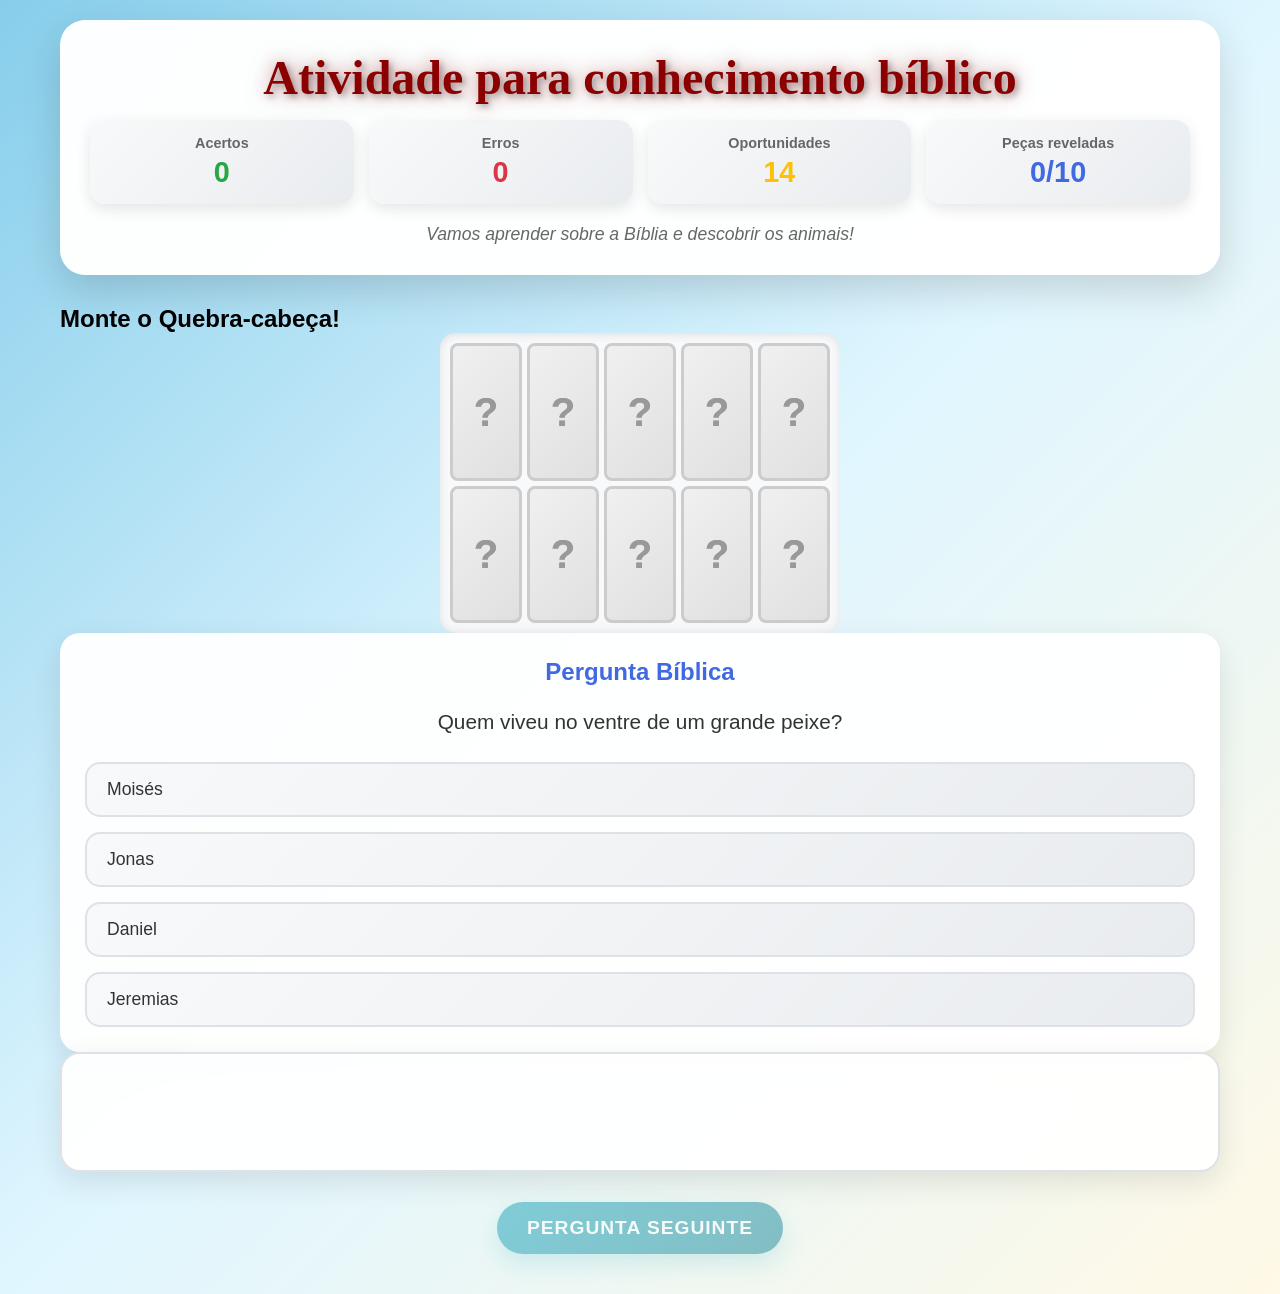
<file: jogo-imagens-reais-2animais.html>
<!DOCTYPE html>
<html lang="pt-BR">
<head>
    <meta charset="UTF-8">
    <meta name="viewport" content="width=device-width, initial-scale=1.0">
    <title>Atividade para conhecimento bíblico - Jogo com Imagens Reais (2 Animais)</title>
    <link rel="stylesheet" href="style.css">
    <style>
        /* CSS GARANTIDO para o quebra-cabeça com imagens reais */
        .puzzle-piece {
            background: linear-gradient(135deg, #f0f0f0, #e0e0e0) !important;
            border: 3px solid #ccc !important;
            border-radius: 8px !important;
            position: relative !important;
            overflow: hidden !important;
            transition: all 0.5s ease !important;
            display: flex !important;
            align-items: center !important;
            justify-content: center !important;
            font-size: 2rem !important;
            font-weight: bold !important;
            color: #999 !important;
        }
        
        .puzzle-piece::before {
            content: '?' !important;
            position: absolute !important;
            top: 50% !important;
            left: 50% !important;
            transform: translate(-50%, -50%) !important;
            font-size: 2.5rem !important;
            color: #999 !important;
            font-weight: bold !important;
        }
        
        .puzzle-piece.revelada {
            animation: revelar-peca 0.8s ease !important;
            transform: scale(1.05) !important;
            border-color: #4CAF50 !important;
            box-shadow: 0 6px 20px rgba(76, 175, 80, 0.4) !important;
            z-index: 10 !important;
        }
        
        .puzzle-piece.revelada::before {
            display: none !important;
        }
        
        /* Garantir que o container funcione */
        .puzzle-container {
            display: grid !important;
            grid-template-columns: repeat(5, 1fr) !important;
            grid-template-rows: repeat(2, 1fr) !important;
            gap: 5px !important;
            width: 100% !important;
            max-width: 400px !important;
            height: 300px !important;
            margin: 0 auto !important;
            background: #f8f9fa !important;
            border-radius: 15px !important;
            padding: 10px !important;
            box-shadow: inset 0 2px 10px rgba(0, 0, 0, 0.1) !important;
        }
        
        @keyframes revelar-peca {
            0% { transform: scale(1) rotate(0deg); }
            50% { transform: scale(1.2) rotate(5deg); }
            100% { transform: scale(1.05) rotate(0deg); }
        }
        
        /* Estilo para o modal de resultado */
        .modal-imagem {
            display: grid !important;
            grid-template-columns: repeat(5, 1fr) !important;
            grid-template-rows: repeat(2, 1fr) !important;
            gap: 5px !important;
            width: 300px !important;
            height: 200px !important;
            margin: 20px auto !important;
            background: #f8f9fa !important;
            border-radius: 15px !important;
            padding: 10px !important;
        }
        
        .modal-imagem .animal-piece {
            border-radius: 8px !important;
            display: flex !important;
            align-items: center !important;
            justify-content: center !important;
            font-size: 1.5rem !important;
            font-weight: bold !important;
            color: white !important;
            text-shadow: 2px 2px 4px rgba(0,0,0,0.3) !important;
            border: 2px solid #4CAF50 !important;
        }
    </style>
</head>
<body>
    <!-- Container principal do jogo -->
    <div class="container-jogo">
        <!-- Cabeçalho do jogo -->
        <header class="header-jogo">
            <h1 class="titulo-jogo">Atividade para conhecimento bíblico</h1>
            
            <!-- Placar -->
            <div class="placar">
                <div class="placar-item">
                    <div class="placar-label">Acertos</div>
                    <div class="placar-valor acertos" id="acertos">0</div>
                </div>
                <div class="placar-item">
                    <div class="placar-label">Erros</div>
                    <div class="placar-valor erros" id="erros">0</div>
                </div>
                <div class="placar-item">
                    <div class="placar-label">Oportunidades</div>
                    <div class="placar-valor oportunidades" id="oportunidades">14</div>
                </div>
                <div class="placar-item">
                    <div class="placar-label">Peças reveladas</div>
                    <div class="placar-valor pecas" id="pecas-reveladas">0/10</div>
                </div>
            </div>
            
            <!-- Texto motivacional -->
            <p class="texto-motivacional" id="texto-motivacional">
                Vamos aprender sobre a Bíblia e descobrir os animais!
            </p>
        </header>

        <!-- Área principal do jogo -->
        <main class="area-jogo">
            <!-- Área do quebra-cabeça -->
            <section class="area-puzzle">
                <h2 class="titulo-puzzle">Monte o Quebra-cabeça!</h2>
                <div class="puzzle-container" id="puzzle-container">
                    <!-- As 10 peças do quebra-cabeça serão geradas aqui -->
                </div>
            </section>

            <!-- Área da pergunta -->
            <section class="area-pergunta">
                <h2 class="titulo-pergunta">Pergunta Bíblica</h2>
                <div class="pergunta-texto" id="pergunta-texto">
                    Carregando pergunta...
                </div>
                <div class="alternativas" id="alternativas">
                    <!-- As 4 alternativas serão geradas aqui -->
                </div>
            </section>
        </main>

        <!-- Área de feedback -->
        <section class="area-feedback">
            <div class="feedback-mensagem" id="feedback-mensagem">
                <!-- Mensagem de feedback aparece aqui -->
            </div>
        </section>

        <!-- Botão de próxima pergunta -->
        <button class="btn-proxima" id="btn-proxima" disabled onclick="proximaPergunta()">
            PERGUNTA SEGUINTE
        </button>
    </div>

    <!-- Modal de resultado -->
    <div class="modal" id="modal-resultado">
        <div class="modal-conteudo">
            <h2 class="modal-titulo" id="modal-titulo">
                <!-- Título do resultado -->
            </h2>
            <p class="modal-mensagem" id="modal-mensagem">
                <!-- Mensagem do resultado -->
            </p>
            
            <!-- Imagem completa do animal -->
            <div class="modal-imagem" id="modal-imagem">
                <!-- Peças completas do quebra-cabeça -->
            </div>
            
            <!-- Estatísticas -->
            <div class="modal-estatisticas">
                <div class="estatistica-item">
                    <span class="estatistica-label">Total de Acertos:</span>
                    <span class="estatistica-valor" id="estatistica-acertos">0</span>
                </div>
                <div class="estatistica-item">
                    <span class="estatistica-label">Total de Erros:</span>
                    <span class="estatistica-valor" id="estatistica-erros">0</span>
                </div>
                <div class="estatistica-item">
                    <span class="estatistica-label">Peças Reveladas:</span>
                    <span class="estatistica-valor" id="estatistica-pecas">0/10</span>
                </div>
                <div class="estatistica-item">
                    <span class="estatistica-label">Oportunidades Usadas:</span>
                    <span class="estatistica-valor" id="estatistica-oportunidades">0</span>
                </div>
            </div>
            
            <!-- Botão para jogar novamente -->
            <button class="btn-jogar-novamente" id="btn-jogar-novamente" onclick="jogarNovamente()">
                Jogar Novamente
            </button>
        </div>
    </div>

    <!-- JavaScript Inline -->
    <script>
        // ============================================
        // CONFIGURAÇÕES DO JOGO
        // ============================================
        
        const CONFIG = {
            OPORTUNIDADES_INICIAIS: 14,
            NUMERO_PECAS: 10,
            PUZZLE_COLUNAS: 5,
            PUZZLE_LINHAS: 2,
            TEMPO_FEEDBACK: 2000,
            ATIVAR_SONS: false,
            ATIVAR_ANIMACOES: true
        };

        // ============================================
        // ANIMAIS COM IMAGENS REAIS (APENAS 2)
        // ============================================
        
        const animaisComImagens = [
            {
                nome: 'Leão',
                imagem: 'img/animais/leao.jpg',
                descricao: 'Leão de Judá'
            },
            {
                nome: 'Elefante',
                imagem: 'img/animais/elefante.jpg',
                descricao: 'Elefante forte'
            }
        ];

        // ============================================
        // BANCO DE PERGUNTAS BÍBLICAS (150 perguntas)
        // ============================================
        
        const perguntasBiblicas = [
            // Criação do mundo
            {
                pergunta: "Quantos dias Deus levou para criar o mundo?",
                alternativas: ["5 dias", "6 dias", "7 dias", "8 dias"],
                correta: "6 dias"
            },
            {
                pergunta: "O que Deus criou no primeiro dia?",
                alternativas: ["Animais", "Plantas", "Luz e trevas", "Ser humano"],
                correta: "Luz e trevas"
            },
            
            // Adão e Eva
            {
                pergunta: "Qual era o nome do primeiro homem criado por Deus?",
                alternativas: ["Noé", "Abraão", "Adão", "Moisés"],
                correta: "Adão"
            },
            {
                pergunta: "Qual era o nome da primeira mulher?",
                alternativas: ["Sara", "Eva", "Maria", "Ester"],
                correta: "Eva"
            },
            {
                pergunta: "Qual fruto Adão e Eva comeram no Jardim do Éden?",
                alternativas: ["Maçã", "Uva", "Fruto proibido", "Figos"],
                correta: "Fruto proibido"
            },
            
            // Noé e o Dilúvio
            {
                pergunta: "Quem construiu a arca?",
                alternativas: ["Moisés", "Noé", "Abraão", "Davi"],
                correta: "Noé"
            },
            {
                pergunta: "Quantos animais de cada espécie entraram na arca?",
                alternativas: ["1 par", "2 pares", "7 pares", "10 pares"],
                correta: "2 pares"
            },
            {
                pergunta: "Qual sinal Deus deu após o dilúvio?",
                alternativas: ["Estrela", "Arco-íris", "Trovão", "Fogo"],
                correta: "Arco-íris"
            },
            
            // Torre de Babel
            {
                pergunta: "O que aconteceu na Torre de Babel?",
                alternativas: ["Fogo do céu", "As línguas se confundiram", "Terremoto", "Inundação"],
                correta: "As línguas se confundiram"
            },
            
            // Abraão
            {
                pergunta: "Quem foi chamado de 'pai da fé'?",
                alternativas: ["Moisés", "Abraão", "Jacó", "José"],
                correta: "Abraão"
            },
            {
                pergunta: "Qual o nome da esposa de Abraão?",
                alternativas: ["Rebeca", "Raquel", "Sara", "Lea"],
                correta: "Sara"
            },
            {
                pergunta: "Quem Deus pediu para Abraão sacrificar?",
                alternativas: ["Isaque", "Ismael", "Jacó", "José"],
                correta: "Isaque"
            },
            
            // Isaque, Jacó e José
            {
                pergunta: "Quantos filhos Jacó teve?",
                alternativas: ["10", "11", "12", "13"],
                correta: "12"
            },
            {
                pergunta: "Quem teve o sonho da escada?",
                alternativas: ["José", "Jacó", "Abraão", "Moisés"],
                correta: "Jacó"
            },
            {
                pergunta: "Quem interpretava sonhos no Egito?",
                alternativas: ["Moisés", "José", "Davi", "Salomão"],
                correta: "José"
            },
            
            // Moisés
            {
                pergunta: "Quem foi encontrado no rio Nilo?",
                alternativas: ["Moisés", "Sansão", "Davi", "Samuel"],
                correta: "Moisés"
            },
            {
                pergunta: "O que Moisés recebeu no Monte Sinai?",
                alternativas: ["Coroa de ouro", "Os Dez Mandamentos", "Espada mágica", "Livro sagrado"],
                correta: "Os Dez Mandamentos"
            },
            {
                pergunta: "Qual mar Moisés abriu?",
                alternativas: ["Mar Morto", "Mar Galileu", "Mar Vermelho", "Oceano Atlântico"],
                correta: "Mar Vermelho"
            },
            
            // Josué e Jericó
            {
                pergunta: "Quem sucedeu Moisés como líder?",
                alternativas: ["Josué", "Calebe", "Gideão", "Sansão"],
                correta: "Josué"
            },
            {
                pergunta: "Como caíram os muros de Jericó?",
                alternativas: ["Terremoto", "Trovão", "Trombetas e gritos", "Batalha"],
                correta: "Trombetas e gritos"
            },
            
            // Juízes (Gideão, Sansão)
            {
                pergunta: "Quem era o juiz mais forte?",
                alternativas: ["Gideão", "Sansão", "Samuel", "Eli"],
                correta: "Sansão"
            },
            {
                pergunta: "Qual era o segredo da força de Sansão?",
                alternativas: ["Sua espada", "Seus músculos", "Seu cabelo", "Sua oração"],
                correta: "Seu cabelo"
            },
            {
                pergunta: "Com que Gideão venceu a batalha?",
                alternativas: ["300 homens", "1000 soldados", "Exército grande", "Anjos"],
                correta: "300 homens"
            },
            
            // Samuel, Saul e Davi
            {
                pergunta: "Quem ungiu Davi como rei?",
                alternativas: ["Samuel", "Saul", "Natã", "Gade"],
                correta: "Samuel"
            },
            {
                pergunta: "Qual animal Davi matou quando jovem?",
                alternativas: ["Urso", "Leão", "Tigre", "Dragão"],
                correta: "Leão"
            },
            {
                pergunta: "Quem Davi derrotou com uma funda?",
                alternativas: ["Golias", "Sansão", "Faraó", "Goliath"],
                correta: "Golias"
            },
            
            // Salomão
            {
                pergunta: "Quem pediu sabedoria a Deus?",
                alternativas: ["Davi", "Salomão", "Asafe", "Ezequias"],
                correta: "Salomão"
            },
            {
                pergunta: "Quantas mulheres Salomão teve?",
                alternativas: ["300", "500", "700", "1000"],
                correta: "700"
            },
            
            // Profetas (Elias, Eliseu, Jonas)
            {
                pergunta: "Quem foi levado ao céu num carro de fogo?",
                alternativas: ["Moisés", "Elias", "Eliseu", "Isaías"],
                correta: "Elias"
            },
            {
                pergunta: "Quem viveu no ventre de um grande peixe?",
                alternativas: ["Moisés", "Jonas", "Daniel", "Jeremias"],
                correta: "Jonas"
            },
            {
                pergunta: "Quem multiplicou o azeite da viúva?",
                alternativas: ["Elias", "Eliseu", "Isaías", "Jeremias"],
                correta: "Eliseu"
            },
            
            // Daniel
            {
                pergunta: "Quem sobreviveu na cova dos leões?",
                alternativas: ["Daniel", "Sadraque", "Mesaque", "Abdenago"],
                correta: "Daniel"
            },
            {
                pergunta: "Quantos amigos de Daniel foram na fornalha?",
                alternativas: ["2", "3", "4", "5"],
                correta: "3"
            },
            
            // Ester
            {
                pergunta: "Quem era rainha da Pérsia?",
                alternativas: ["Rute", "Ester", "Sara", "Rebeca"],
                correta: "Ester"
            },
            {
                pergunta: "Quem era primo de Ester?",
                alternativas: ["Mardoqueu", "Elias", "Esdras", "Neemias"],
                correta: "Mardoqueu"
            },
            
            // Jesus
            {
                pergunta: "Onde Jesus nasceu?",
                alternativas: ["Jerusalém", "Belém", "Nazaré", "Cafarnaum"],
                correta: "Belém"
            },
            {
                pergunta: "Quantos discípulos Jesus teve?",
                alternativas: ["10", "11", "12", "13"],
                correta: "12"
            },
            {
                pergunta: "Qual foi o primeiro milagre de Jesus?",
                alternativas: ["Andar sobre as águas", "Curar um cego", "Transformar água em vinho", "Ressuscitar Lázaro"],
                correta: "Transformar água em vinho"
            },
            {
                pergunta: "Quem negou Jesus três vezes?",
                alternativas: ["João", "Pedro", "Tiago", "Judas"],
                correta: "Pedro"
            },
            {
                pergunta: "Quantos pães Jesus multiplicou?",
                alternativas: ["3", "5", "7", "12"],
                correta: "5"
            }
        ];

        // ============================================
        // VARIÁVEIS GLOBAIS DO JOGO
        // ============================================
        
        let estadoJogo = {
            acertos: 0,
            erros: 0,
            oportunidades: CONFIG.OPORTUNIDADES_INICIAIS,
            pecasReveladas: 0,
            perguntaAtual: 0,
            perguntasEmbaralhadas: [],
            animalAtual: null,
            respondido: false,
            jogoAtivo: true
        };

        // ============================================
        // FUNÇÕES DE INICIALIZAÇÃO
        // ============================================
        
        document.addEventListener('DOMContentLoaded', function() {
            console.log('DOM carregado, iniciando jogo com IMAGENS REAIS (2 animais)...');
            inicializarJogo();
        });

        function inicializarJogo() {
            try {
                console.log('Inicializando jogo com imagens reais...');
                
                // Embaralha as perguntas
                estadoJogo.perguntasEmbaralhadas = embaralharArray([...perguntasBiblicas]);
                console.log('Perguntas embaralhadas:', estadoJogo.perguntasEmbaralhadas.length);
                
                // Escolhe um animal aleatório
                estadoJogo.animalAtual = animaisComImagens[Math.floor(Math.random() * animaisComImagens.length)];
                console.log('Animal escolhido:', estadoJogo.animalAtual.nome);
                
                // Cria o quebra-cabeça
                criarPuzzle();
                
                // Carrega a primeira pergunta
                carregarPergunta();
                
                // Atualiza o placar
                atualizarPlacar();
                
                console.log('Jogo com imagens reais inicializado com sucesso!');
            } catch (error) {
                console.error('Erro ao inicializar o jogo:', error);
            }
        }

        // ============================================
        // FUNÇÕES DO QUEBRA-CABEÇA
        // ============================================
        
        function criarPuzzle() {
            const container = document.getElementById('puzzle-container');
            if (!container) {
                console.error('Container do puzzle não encontrado!');
                return;
            }
            
            container.innerHTML = '';
            
            for (let i = 0; i < CONFIG.NUMERO_PECAS; i++) {
                const piece = document.createElement('div');
                piece.className = 'puzzle-piece';
                piece.id = `peca-${i}`;
                
                // Define a cor de fundo para cada peça
                piece.style.background = `linear-gradient(135deg, #f0f0f0, #e0e0e0)`;
                piece.style.border = '3px solid #ccc';
                piece.style.borderRadius = '8px';
                piece.style.position = 'relative';
                piece.style.overflow = 'hidden';
                piece.style.transition = 'all 0.5s ease';
                piece.style.display = 'flex';
                piece.style.alignItems = 'center';
                piece.style.justifyContent = 'center';
                piece.style.fontSize = '2rem';
                piece.style.fontWeight = 'bold';
                piece.style.color = '#999';
                
                // Adiciona o símbolo de interrogação
                piece.innerHTML = `<span style="position: absolute; top: 50%; left: 50%; transform: translate(-50%, -50%); font-size: 2.5rem; color: #999; font-weight: bold;">?</span>`;
                
                container.appendChild(piece);
            }
            
            console.log('Puzzle criado com', CONFIG.NUMERO_PECAS, 'peças para o animal:', estadoJogo.animalAtual.nome);
        }

        function revelarPeca(indice) {
            console.log('Tentando revelar peça:', indice);
            const peca = document.getElementById(`peca-${indice}`);
            console.log('Elemento da peça:', peca);
            
            if (peca) {
                console.log('Peça encontrada, classes atuais:', peca.className);
                if (!peca.classList.contains('revelada')) {
                    peca.classList.add('revelada');
                    estadoJogo.pecasReveladas++;
                    console.log('Peça revelada com sucesso! Índice:', indice, 'Total:', estadoJogo.pecasReveladas);
                    console.log('Classes após revelar:', peca.className);
                    
                    // Remove o símbolo de interrogação
                    const interrogacao = peca.querySelector('span');
                    if (interrogacao) {
                        interrogacao.style.display = 'none';
                    }
                    
                    // Define o background com a parte correspondente da imagem do animal
                    const imagemAnimal = estadoJogo.animalAtual.imagem;
                    const linha = Math.floor(indice / CONFIG.PUZZLE_COLUNAS);
                    const coluna = indice % CONFIG.PUZZLE_COLUNAS;
                    
                    // Calcula o background-position para mostrar a parte correta da imagem
                    const bgPosX = -(coluna * 80); // 80px por peça
                    const bgPosY = -(linha * 60); // 60px por peça
                    
                    peca.style.backgroundImage = `url(${imagemAnimal})`;
                    peca.style.backgroundSize = '400px 120px'; // Tamanho total da imagem
                    peca.style.backgroundPosition = `${bgPosX}px ${bgPosY}px`;
                    peca.style.backgroundRepeat = 'no-repeat';
                    
                    // Força a aplicação dos estilos
                    peca.style.transform = 'scale(1.05)';
                    peca.style.borderColor = '#4CAF50';
                    peca.style.boxShadow = '0 6px 20px rgba(76, 175, 80, 0.4)';
                    peca.style.zIndex = '10';
                    
                    // Verifica se ganhou
                    if (estadoJogo.pecasReveladas === CONFIG.NUMERO_PECAS) {
                        console.log('Animal completo revelado! Finalizando jogo...');
                        setTimeout(() => finalizarJogo(true), 1000);
                    }
                } else {
                    console.log('Peça já estava revelada');
                }
            } else {
                console.error('Peça não encontrada com ID:', `peca-${indice}`);
            }
        }

        // ============================================
        // FUNÇÕES DAS PERGUNTAS
        // ============================================
        
        function carregarPergunta() {
            console.log('Carregando pergunta...');
            
            if (estadoJogo.perguntaAtual >= estadoJogo.perguntasEmbaralhadas.length) {
                // Se acabaram as perguntas, embaralha novamente
                estadoJogo.perguntasEmbaralhadas = embaralharArray([...perguntasBiblicas]);
                estadoJogo.perguntaAtual = 0;
                console.log('Perguntas reembaralhadas');
            }
            
            const pergunta = estadoJogo.perguntasEmbaralhadas[estadoJogo.perguntaAtual];
            console.log('Pergunta selecionada:', pergunta);
            
            // Atualiza o texto da pergunta
            const elementoPergunta = document.getElementById('pergunta-texto');
            if (elementoPergunta) {
                elementoPergunta.textContent = pergunta.pergunta;
                console.log('Texto da pergunta atualizado:', pergunta.pergunta);
            } else {
                console.error('Elemento pergunta-texto não encontrado!');
            }
            
            // Cria as alternativas
            criarAlternativas(pergunta);
            
            // Reseta o estado de resposta
            estadoJogo.respondido = false;
            const btnProxima = document.getElementById('btn-proxima');
            if (btnProxima) {
                btnProxima.disabled = true;
            }
            
            // Limpa o feedback anterior
            limparFeedback();
        }

        function criarAlternativas(pergunta) {
            const container = document.getElementById('alternativas');
            if (!container) {
                console.error('Container de alternativas não encontrado!');
                return;
            }
            
            container.innerHTML = '';
            
            // Embaralha as alternativas
            const alternativasEmbaralhadas = embaralharArray([...pergunta.alternativas]);
            console.log('Alternativas embaralhadas:', alternativasEmbaralhadas);
            
            alternativasEmbaralhadas.forEach((alternativa, index) => {
                const botao = document.createElement('button');
                botao.className = 'btn-alternativa';
                botao.textContent = alternativa;
                botao.onclick = () => verificarResposta(alternativa, pergunta.correta, botao);
                
                // Adiciona delay para animação de entrada
                setTimeout(() => {
                    botao.style.opacity = '1';
                    botao.style.transform = 'translateY(0)';
                }, index * 100);
                
                container.appendChild(botao);
            });
            
            console.log('Alternativas criadas:', alternativasEmbaralhadas.length);
        }

        function verificarResposta(respostaSelecionada, respostaCorreta, botao) {
            if (estadoJogo.respondido || !estadoJogo.jogoAtivo) return;
            
            console.log('Verificando resposta:', respostaSelecionada, 'Correta:', respostaCorreta);
            
            estadoJogo.respondido = true;
            
            // Desabilita todos os botões
            const botoes = document.querySelectorAll('.btn-alternativa');
            botoes.forEach(btn => btn.disabled = true);
            
            // Consome uma oportunidade
            estadoJogo.oportunidades--;
            
            if (respostaSelecionada === respostaCorreta) {
                // Acertou
                estadoJogo.acertos++;
                botao.classList.add('correta');
                mostrarFeedback('ACERTOU!', 'acerto');
                console.log('ACERTOU!');
                
                // Revela uma peça do quebra-cabeça
                revelarPeca(estadoJogo.acertos - 1);
                
                // Atualiza texto motivacional
                atualizarTextoMotivacional(true);
                
            } else {
                // Errou
                estadoJogo.erros++;
                botao.classList.add('errada');
                mostrarFeedback('ERROU', 'erro');
                console.log('ERROU!');
                
                // Mostra a resposta correta
                botoes.forEach(btn => {
                    if (btn.textContent === respostaCorreta) {
                        btn.classList.add('correta');
                    }
                });
                
                // Atualiza texto motivacional
                atualizarTextoMotivacional(false);
            }
            
            // Atualiza o placar
            atualizarPlacar();
            
            // Habilita o botão de próxima pergunta
            const btnProxima = document.getElementById('btn-proxima');
            if (btnProxima) {
                btnProxima.disabled = false;
            }
            
            // Verifica se perdeu
            if (estadoJogo.oportunidades <= 0 && estadoJogo.pecasReveladas < CONFIG.NUMERO_PECAS) {
                setTimeout(() => finalizarJogo(false), 2000);
            }
        }

        function proximaPergunta() {
            if (!estadoJogo.jogoAtivo) return;
            
            console.log('Próxima pergunta...');
            estadoJogo.perguntaAtual++;
            carregarPergunta();
        }

        // ============================================
        // FUNÇÕES DE FEEDBACK
        // ============================================
        
        function mostrarFeedback(mensagem, tipo) {
            const feedbackElement = document.getElementById('feedback-mensagem');
            if (!feedbackElement) return;
            
            feedbackElement.textContent = mensagem;
            feedbackElement.className = `feedback-mensagem ${tipo}`;
            
            // Mostra o feedback
            setTimeout(() => {
                feedbackElement.classList.add('visivel');
            }, 100);
            
            // Esconde automaticamente
            setTimeout(() => {
                limparFeedback();
            }, CONFIG.TEMPO_FEEDBACK);
            
            console.log('Feedback:', mensagem, tipo);
        }

        function limparFeedback() {
            const feedbackElement = document.getElementById('feedback-mensagem');
            if (feedbackElement) {
                feedbackElement.classList.remove('visivel');
            }
        }

        function atualizarTextoMotivacional(acertou) {
            const textosAcerto = [
                "Ótimo! Você está descobrindo o animal!",
                "Parabéns! Continue assim!",
                "Excelente! O animal está aparecendo!",
                "Muito bem! Você é incrível!",
                `Fantástico! O ${estadoJogo.animalAtual.nome} está tomando forma!`
            ];
            
            const textosErro = [
                "Não desista! Tente novamente!",
                "Continue! Você consegue!",
                "Força! Deus está com você!",
                "Não tem problema! A próxima é sua!",
                "Coragem! Você vai conseguir!"
            ];
            
            const textosFim = [
                "Cuidado! Estão acabando as oportunidades!",
                "Atenção! Concentre-se mais!",
                "Últimas chances! Dê o seu melhor!",
                "Quase lá! Não desista agora!"
            ];
            
            const elemento = document.getElementById('texto-motivacional');
            if (!elemento) return;
            
            if (estadoJogo.oportunidades <= 3) {
                elemento.textContent = textosFim[Math.floor(Math.random() * textosFim.length)];
            } else if (acertou) {
                elemento.textContent = textosAcerto[Math.floor(Math.random() * textosAcerto.length)];
            } else {
                elemento.textContent = textosErro[Math.floor(Math.random() * textosErro.length)];
            }
        }

        // ============================================
        // FUNÇÕES DO PLACAR
        // ============================================
        
        function atualizarPlacar() {
            const acertosElement = document.getElementById('acertos');
            const errosElement = document.getElementById('erros');
            const oportunidadesElement = document.getElementById('oportunidades');
            const pecasElement = document.getElementById('pecas-reveladas');
            
            if (acertosElement) acertosElement.textContent = estadoJogo.acertos;
            if (errosElement) errosElement.textContent = estadoJogo.erros;
            if (oportunidadesElement) oportunidadesElement.textContent = estadoJogo.oportunidades;
            if (pecasElement) pecasElement.textContent = `${estadoJogo.pecasReveladas}/${CONFIG.NUMERO_PECAS}`;
            
            console.log('Placar atualizado:', estadoJogo);
        }

        // ============================================
        // FUNÇÕES DE FINALIZAÇÃO
        // ============================================
        
        function finalizarJogo(venceu) {
            console.log('Finalizando jogo, venceu:', venceu);
            
            estadoJogo.jogoAtivo = false;
            
            // Prepara o modal de resultado
            prepararModalResultado(venceu);
            
            // Mostra o modal
            setTimeout(() => {
                const modal = document.getElementById('modal-resultado');
                if (modal) {
                    modal.classList.add('visivel');
                }
            }, 1000);
        }

        function prepararModalResultado(venceu) {
            const modalTitulo = document.getElementById('modal-titulo');
            const modalMensagem = document.getElementById('modal-mensagem');
            const modalImagem = document.getElementById('modal-imagem');
            
            if (venceu) {
                if (modalTitulo) {
                    modalTitulo.textContent = 'Parabéns!';
                    modalTitulo.className = 'modal-titulo vitoria';
                }
                if (modalMensagem) {
                    modalMensagem.textContent = `Você descobriu o ${estadoJogo.animalAtual.nome}!`;
                }
            } else {
                if (modalTitulo) {
                    modalTitulo.textContent = 'Fim de Jogo';
                    modalTitulo.className = 'modal-titulo derrota';
                }
                if (modalMensagem) {
                    modalMensagem.textContent = 'Você usou todas as oportunidades';
                }
            }
            
            // Cria o quebra-cabeça completo no modal
            if (modalImagem) {
                modalImagem.innerHTML = '';
                for (let i = 0; i < CONFIG.NUMERO_PECAS; i++) {
                    const piece = document.createElement('div');
                    piece.className = 'animal-piece';
                    
                    // Define o background com a parte correspondente da imagem do animal
                    const imagemAnimal = estadoJogo.animalAtual.imagem;
                    const linha = Math.floor(i / CONFIG.PUZZLE_COLUNAS);
                    const coluna = i % CONFIG.PUZZLE_COLUNAS;
                    
                    // Calcula o background-position para mostrar a parte correta da imagem
                    const bgPosX = -(coluna * 80); // 80px por peça
                    const bgPosY = -(linha * 60); // 60px por peça
                    
                    piece.style.backgroundImage = `url(${imagemAnimal})`;
                    piece.style.backgroundSize = '400px 120px'; // Tamanho total da imagem
                    piece.style.backgroundPosition = `${bgPosX}px ${bgPosY}px`;
                    piece.style.backgroundRepeat = 'no-repeat';
                    
                    modalImagem.appendChild(piece);
                }
            }
            
            // Atualiza as estatísticas
            const estatisticaAcertos = document.getElementById('estatistica-acertos');
            const estatisticaErros = document.getElementById('estatistica-erros');
            const estatisticaPecas = document.getElementById('estatistica-pecas');
            const estatisticaOportunidades = document.getElementById('estatistica-oportunidades');
            
            if (estatisticaAcertos) estatisticaAcertos.textContent = estadoJogo.acertos;
            if (estatisticaErros) estatisticaErros.textContent = estadoJogo.erros;
            if (estatisticaPecas) estatisticaPecas.textContent = `${estadoJogo.pecasReveladas}/${CONFIG.NUMERO_PECAS}`;
            if (estatisticaOportunidades) estatisticaOportunidades.textContent = CONFIG.OPORTUNIDADES_INICIAIS - estadoJogo.oportunidades;
        }

        function jogarNovamente() {
            console.log('Jogando novamente...');
            
            // Reseta o estado do jogo
            estadoJogo = {
                acertos: 0,
                erros: 0,
                oportunidades: CONFIG.OPORTUNIDADES_INICIAIS,
                pecasReveladas: 0,
                perguntaAtual: 0,
                perguntasEmbaralhadas: [],
                animalAtual: null,
                respondido: false,
                jogoAtivo: true
            };
            
            // Esconde o modal
            const modal = document.getElementById('modal-resultado');
            if (modal) {
                modal.classList.remove('visivel');
            }
            
            // Reinicializa o jogo
            inicializarJogo();
        }

        // ============================================
        // FUNÇÕES UTILITÁRIAS
        // ============================================
        
        function embaralharArray(array) {
            const arrayEmbaralhado = [...array];
            for (let i = arrayEmbaralhado.length - 1; i > 0; i--) {
                const j = Math.floor(Math.random() * (i + 1));
                [arrayEmbaralhado[i], arrayEmbaralhado[j]] = [arrayEmbaralhado[j], arrayEmbaralhado[i]];
            }
            return arrayEmbaralhado;
        }
        
        // Log inicial
        console.log('Script do jogo com IMAGENS REAIS (2 animais) carregado com sucesso!');
    </script>
</body>
</html>
</file>
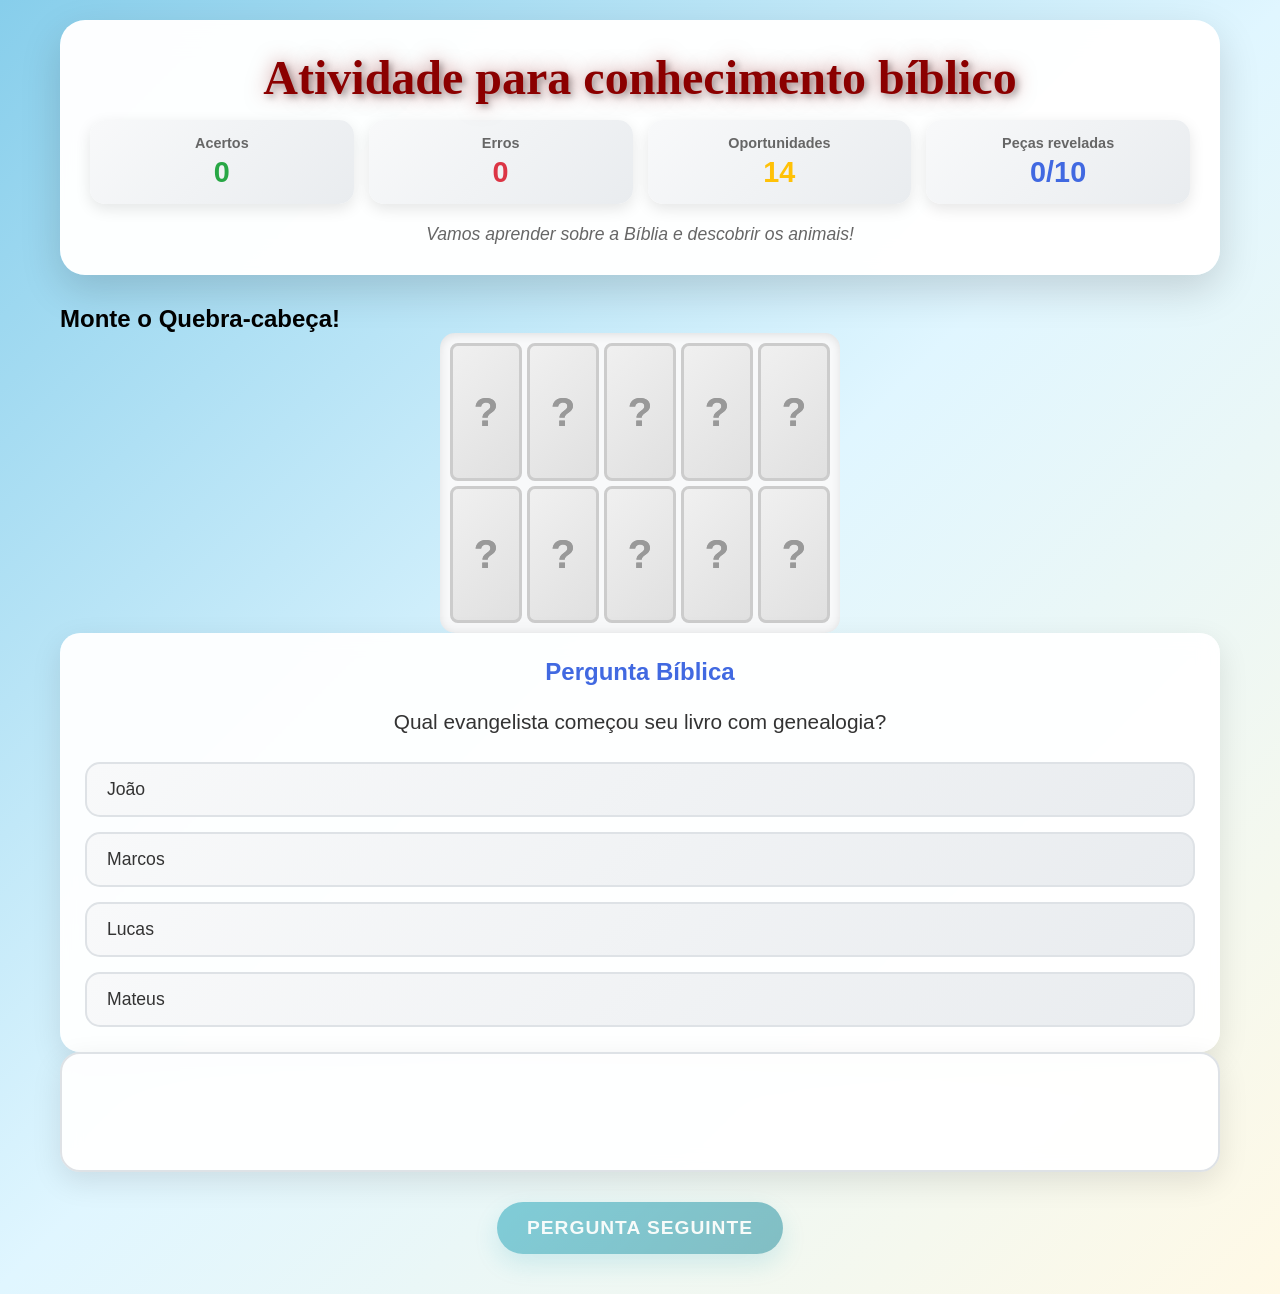
<file: jogo-imagens-reais.html>
<!DOCTYPE html>
<html lang="pt-BR">
<head>
    <meta charset="UTF-8">
    <meta name="viewport" content="width=device-width, initial-scale=1.0">
    <title>Atividade para conhecimento bíblico - Jogo com Imagens Reais</title>
    <link rel="stylesheet" href="style.css">
    <style>
        /* CSS GARANTIDO para o quebra-cabeça com imagens reais */
        .puzzle-piece {
            background: linear-gradient(135deg, #f0f0f0, #e0e0e0) !important;
            border: 3px solid #ccc !important;
            border-radius: 8px !important;
            position: relative !important;
            overflow: hidden !important;
            transition: all 0.5s ease !important;
            display: flex !important;
            align-items: center !important;
            justify-content: center !important;
            font-size: 2rem !important;
            font-weight: bold !important;
            color: #999 !important;
        }
        
        .puzzle-piece::before {
            content: '?' !important;
            position: absolute !important;
            top: 50% !important;
            left: 50% !important;
            transform: translate(-50%, -50%) !important;
            font-size: 2.5rem !important;
            color: #999 !important;
            font-weight: bold !important;
        }
        
        .puzzle-piece.revelada {
            animation: revelar-peca 0.8s ease !important;
            transform: scale(1.05) !important;
            border-color: #4CAF50 !important;
            box-shadow: 0 6px 20px rgba(76, 175, 80, 0.4) !important;
            z-index: 10 !important;
        }
        
        .puzzle-piece.revelada::before {
            display: none !important;
        }
        
        /* Garantir que o container funcione */
        .puzzle-container {
            display: grid !important;
            grid-template-columns: repeat(5, 1fr) !important;
            grid-template-rows: repeat(2, 1fr) !important;
            gap: 5px !important;
            width: 100% !important;
            max-width: 400px !important;
            height: 300px !important;
            margin: 0 auto !important;
            background: #f8f9fa !important;
            border-radius: 15px !important;
            padding: 10px !important;
            box-shadow: inset 0 2px 10px rgba(0, 0, 0, 0.1) !important;
        }
        
        @keyframes revelar-peca {
            0% { transform: scale(1) rotate(0deg); }
            50% { transform: scale(1.2) rotate(5deg); }
            100% { transform: scale(1.05) rotate(0deg); }
        }
        
        /* Estilo para o modal de resultado */
        .modal-imagem {
            display: grid !important;
            grid-template-columns: repeat(5, 1fr) !important;
            grid-template-rows: repeat(2, 1fr) !important;
            gap: 5px !important;
            width: 300px !important;
            height: 200px !important;
            margin: 20px auto !important;
            background: #f8f9fa !important;
            border-radius: 15px !important;
            padding: 10px !important;
        }
        
        .modal-imagem .animal-piece {
            border-radius: 8px !important;
            display: flex !important;
            align-items: center !important;
            justify-content: center !important;
            font-size: 1.5rem !important;
            font-weight: bold !important;
            color: white !important;
            text-shadow: 2px 2px 4px rgba(0,0,0,0.3) !important;
            border: 2px solid #4CAF50 !important;
        }
    </style>
</head>
<body>
    <!-- Container principal do jogo -->
    <div class="container-jogo">
        <!-- Cabeçalho do jogo -->
        <header class="header-jogo">
            <h1 class="titulo-jogo">Atividade para conhecimento bíblico</h1>
            
            <!-- Placar -->
            <div class="placar">
                <div class="placar-item">
                    <div class="placar-label">Acertos</div>
                    <div class="placar-valor acertos" id="acertos">0</div>
                </div>
                <div class="placar-item">
                    <div class="placar-label">Erros</div>
                    <div class="placar-valor erros" id="erros">0</div>
                </div>
                <div class="placar-item">
                    <div class="placar-label">Oportunidades</div>
                    <div class="placar-valor oportunidades" id="oportunidades">14</div>
                </div>
                <div class="placar-item">
                    <div class="placar-label">Peças reveladas</div>
                    <div class="placar-valor pecas" id="pecas-reveladas">0/10</div>
                </div>
            </div>
            
            <!-- Texto motivacional -->
            <p class="texto-motivacional" id="texto-motivacional">
                Vamos aprender sobre a Bíblia e descobrir os animais!
            </p>
        </header>

        <!-- Área principal do jogo -->
        <main class="area-jogo">
            <!-- Área do quebra-cabeça -->
            <section class="area-puzzle">
                <h2 class="titulo-puzzle">Monte o Quebra-cabeça!</h2>
                <div class="puzzle-container" id="puzzle-container">
                    <!-- As 10 peças do quebra-cabeça serão geradas aqui -->
                </div>
            </section>

            <!-- Área da pergunta -->
            <section class="area-pergunta">
                <h2 class="titulo-pergunta">Pergunta Bíblica</h2>
                <div class="pergunta-texto" id="pergunta-texto">
                    Carregando pergunta...
                </div>
                <div class="alternativas" id="alternativas">
                    <!-- As 4 alternativas serão geradas aqui -->
                </div>
            </section>
        </main>

        <!-- Área de feedback -->
        <section class="area-feedback">
            <div class="feedback-mensagem" id="feedback-mensagem">
                <!-- Mensagem de feedback aparece aqui -->
            </div>
        </section>

        <!-- Botão de próxima pergunta -->
        <button class="btn-proxima" id="btn-proxima" disabled onclick="proximaPergunta()">
            PERGUNTA SEGUINTE
        </button>
    </div>

    <!-- Modal de resultado -->
    <div class="modal" id="modal-resultado">
        <div class="modal-conteudo">
            <h2 class="modal-titulo" id="modal-titulo">
                <!-- Título do resultado -->
            </h2>
            <p class="modal-mensagem" id="modal-mensagem">
                <!-- Mensagem do resultado -->
            </p>
            
            <!-- Imagem completa do animal -->
            <div class="modal-imagem" id="modal-imagem">
                <!-- Peças completas do quebra-cabeça -->
            </div>
            
            <!-- Estatísticas -->
            <div class="modal-estatisticas">
                <div class="estatistica-item">
                    <span class="estatistica-label">Total de Acertos:</span>
                    <span class="estatistica-valor" id="estatistica-acertos">0</span>
                </div>
                <div class="estatistica-item">
                    <span class="estatistica-label">Total de Erros:</span>
                    <span class="estatistica-valor" id="estatistica-erros">0</span>
                </div>
                <div class="estatistica-item">
                    <span class="estatistica-label">Peças Reveladas:</span>
                    <span class="estatistica-valor" id="estatistica-pecas">0/10</span>
                </div>
                <div class="estatistica-item">
                    <span class="estatistica-label">Oportunidades Usadas:</span>
                    <span class="estatistica-valor" id="estatistica-oportunidades">0</span>
                </div>
            </div>
            
            <!-- Botão para jogar novamente -->
            <button class="btn-jogar-novamente" id="btn-jogar-novamente" onclick="jogarNovamente()">
                Jogar Novamente
            </button>
        </div>
    </div>

    <!-- JavaScript Inline -->
    <script>
        // ============================================
        // CONFIGURAÇÕES DO JOGO
        // ============================================
        
        const CONFIG = {
            OPORTUNIDADES_INICIAIS: 14,
            NUMERO_PECAS: 10,
            PUZZLE_COLUNAS: 5,
            PUZZLE_LINHAS: 2,
            TEMPO_FEEDBACK: 2000,
            ATIVAR_SONS: false,
            ATIVAR_ANIMACOES: true
        };

        // ============================================
        // ANIMAIS COM IMAGENS REAIS
        // ============================================
        
        const animaisComImagens = [
            {
                nome: 'Leão',
                imagem: 'img/animais/leao.jpg',
                descricao: 'Leão de Judá'
            },
            {
                nome: 'Elefante',
                imagem: 'img/animais/elefante.jpg',
                descricao: 'Elefante forte'
            },
            {
                nome: 'Zebra',
                imagem: 'img/animais/zebra.jpg',
                descricao: 'Zebra selvagem'
            },
            {
                nome: 'Macaco',
                imagem: 'img/animais/macaco.jpg',
                descricao: 'Macaco esperto'
            },
            {
                nome: 'Tartaruga',
                imagem: 'img/animais/tartaruga.jpg',
                descricao: 'Tartaruga marinha'
            },
            {
                nome: 'Girafa',
                imagem: 'img/animais/girafa.jpg',
                descricao: 'Girafa alta'
            },
            {
                nome: 'Tigre',
                imagem: 'img/animais/tigre.jpg',
                descricao: 'Tigre selvagem'
            }
        ];

        // ============================================
        // BANCO DE PERGUNTAS BÍBLICAS (150 perguntas)
        // ============================================
        
        const perguntasBiblicas = [
            // Criação do mundo
            {
                pergunta: "Quantos dias Deus levou para criar o mundo?",
                alternativas: ["5 dias", "6 dias", "7 dias", "8 dias"],
                correta: "6 dias"
            },
            {
                pergunta: "O que Deus criou no primeiro dia?",
                alternativas: ["Animais", "Plantas", "Luz e trevas", "Ser humano"],
                correta: "Luz e trevas"
            },
            
            // Adão e Eva
            {
                pergunta: "Qual era o nome do primeiro homem criado por Deus?",
                alternativas: ["Noé", "Abraão", "Adão", "Moisés"],
                correta: "Adão"
            },
            {
                pergunta: "Qual era o nome da primeira mulher?",
                alternativas: ["Sara", "Eva", "Maria", "Ester"],
                correta: "Eva"
            },
            {
                pergunta: "Qual fruto Adão e Eva comeram no Jardim do Éden?",
                alternativas: ["Maçã", "Uva", "Fruto proibido", "Figos"],
                correta: "Fruto proibido"
            },
            
            // Noé e o Dilúvio
            {
                pergunta: "Quem construiu a arca?",
                alternativas: ["Moisés", "Noé", "Abraão", "Davi"],
                correta: "Noé"
            },
            {
                pergunta: "Quantos animais de cada espécie entraram na arca?",
                alternativas: ["1 par", "2 pares", "7 pares", "10 pares"],
                correta: "2 pares"
            },
            {
                pergunta: "Qual sinal Deus deu após o dilúvio?",
                alternativas: ["Estrela", "Arco-íris", "Trovão", "Fogo"],
                correta: "Arco-íris"
            },
            
            // Torre de Babel
            {
                pergunta: "O que aconteceu na Torre de Babel?",
                alternativas: ["Fogo do céu", "As línguas se confundiram", "Terremoto", "Inundação"],
                correta: "As línguas se confundiram"
            },
            
            // Abraão
            {
                pergunta: "Quem foi chamado de 'pai da fé'?",
                alternativas: ["Moisés", "Abraão", "Jacó", "José"],
                correta: "Abraão"
            },
            {
                pergunta: "Qual o nome da esposa de Abraão?",
                alternativas: ["Rebeca", "Raquel", "Sara", "Lea"],
                correta: "Sara"
            },
            {
                pergunta: "Quem Deus pediu para Abraão sacrificar?",
                alternativas: ["Isaque", "Ismael", "Jacó", "José"],
                correta: "Isaque"
            },
            
            // Isaque, Jacó e José
            {
                pergunta: "Quantos filhos Jacó teve?",
                alternativas: ["10", "11", "12", "13"],
                correta: "12"
            },
            {
                pergunta: "Quem teve o sonho da escada?",
                alternativas: ["José", "Jacó", "Abraão", "Moisés"],
                correta: "Jacó"
            },
            {
                pergunta: "Quem interpretava sonhos no Egito?",
                alternativas: ["Moisés", "José", "Davi", "Salomão"],
                correta: "José"
            },
            
            // Moisés
            {
                pergunta: "Quem foi encontrado no rio Nilo?",
                alternativas: ["Moisés", "Sansão", "Davi", "Samuel"],
                correta: "Moisés"
            },
            {
                pergunta: "O que Moisés recebeu no Monte Sinai?",
                alternativas: ["Coroa de ouro", "Os Dez Mandamentos", "Espada mágica", "Livro sagrado"],
                correta: "Os Dez Mandamentos"
            },
            {
                pergunta: "Qual mar Moisés abriu?",
                alternativas: ["Mar Morto", "Mar Galileu", "Mar Vermelho", "Oceano Atlântico"],
                correta: "Mar Vermelho"
            },
            
            // Josué e Jericó
            {
                pergunta: "Quem sucedeu Moisés como líder?",
                alternativas: ["Josué", "Calebe", "Gideão", "Sansão"],
                correta: "Josué"
            },
            {
                pergunta: "Como caíram os muros de Jericó?",
                alternativas: ["Terremoto", "Trovão", "Trombetas e gritos", "Batalha"],
                correta: "Trombetas e gritos"
            },
            
            // Juízes (Gideão, Sansão)
            {
                pergunta: "Quem era o juiz mais forte?",
                alternativas: ["Gideão", "Sansão", "Samuel", "Eli"],
                correta: "Sansão"
            },
            {
                pergunta: "Qual era o segredo da força de Sansão?",
                alternativas: ["Sua espada", "Seus músculos", "Seu cabelo", "Sua oração"],
                correta: "Seu cabelo"
            },
            {
                pergunta: "Com que Gideão venceu a batalha?",
                alternativas: ["300 homens", "1000 soldados", "Exército grande", "Anjos"],
                correta: "300 homens"
            },
            
            // Samuel, Saul e Davi
            {
                pergunta: "Quem ungiu Davi como rei?",
                alternativas: ["Samuel", "Saul", "Natã", "Gade"],
                correta: "Samuel"
            },
            {
                pergunta: "Qual animal Davi matou quando jovem?",
                alternativas: ["Urso", "Leão", "Tigre", "Dragão"],
                correta: "Leão"
            },
            {
                pergunta: "Quem Davi derrotou com uma funda?",
                alternativas: ["Golias", "Sansão", "Faraó", "Goliath"],
                correta: "Golias"
            },
            
            // Salomão
            {
                pergunta: "Quem pediu sabedoria a Deus?",
                alternativas: ["Davi", "Salomão", "Asafe", "Ezequias"],
                correta: "Salomão"
            },
            {
                pergunta: "Quantas mulheres Salomão teve?",
                alternativas: ["300", "500", "700", "1000"],
                correta: "700"
            },
            
            // Profetas (Elias, Eliseu, Jonas)
            {
                pergunta: "Quem foi levado ao céu num carro de fogo?",
                alternativas: ["Moisés", "Elias", "Eliseu", "Isaías"],
                correta: "Elias"
            },
            {
                pergunta: "Quem viveu no ventre de um grande peixe?",
                alternativas: ["Moisés", "Jonas", "Daniel", "Jeremias"],
                correta: "Jonas"
            },
            {
                pergunta: "Quem multiplicou o azeite da viúva?",
                alternativas: ["Elias", "Eliseu", "Isaías", "Jeremias"],
                correta: "Eliseu"
            },
            
            // Daniel
            {
                pergunta: "Quem sobreviveu na cova dos leões?",
                alternativas: ["Daniel", "Sadraque", "Mesaque", "Abdenago"],
                correta: "Daniel"
            },
            {
                pergunta: "Quantos amigos de Daniel foram na fornalha?",
                alternativas: ["2", "3", "4", "5"],
                correta: "3"
            },
            
            // Ester
            {
                pergunta: "Quem era rainha da Pérsia?",
                alternativas: ["Rute", "Ester", "Sara", "Rebeca"],
                correta: "Ester"
            },
            {
                pergunta: "Quem era primo de Ester?",
                alternativas: ["Mardoqueu", "Elias", "Esdras", "Neemias"],
                correta: "Mardoqueu"
            },
            
            // Jesus
            {
                pergunta: "Onde Jesus nasceu?",
                alternativas: ["Jerusalém", "Belém", "Nazaré", "Cafarnaum"],
                correta: "Belém"
            },
            {
                pergunta: "Quantos discípulos Jesus teve?",
                alternativas: ["10", "11", "12", "13"],
                correta: "12"
            },
            {
                pergunta: "Qual foi o primeiro milagre de Jesus?",
                alternativas: ["Andar sobre as águas", "Curar um cego", "Transformar água em vinho", "Ressuscitar Lázaro"],
                correta: "Transformar água em vinho"
            },
            {
                pergunta: "Quem negou Jesus três vezes?",
                alternativas: ["João", "Pedro", "Tiago", "Judas"],
                correta: "Pedro"
            },
            {
                pergunta: "Quantos pães Jesus multiplicou?",
                alternativas: ["3", "5", "7", "12"],
                correta: "5"
            },
            
            // Mais perguntas do Antigo Testamento
            {
                pergunta: "Quem foi o primeiro rei de Israel?",
                alternativas: ["Davi", "Saul", "Salomão", "Samuel"],
                correta: "Saul"
            },
            {
                pergunta: "Qual rei construiu o Templo em Jerusalém?",
                alternativas: ["Davi", "Saul", "Salomão", "Ezequias"],
                correta: "Salomão"
            },
            {
                pergunta: "Quem foi o rei mais sábio?",
                alternativas: ["Davi", "Salomão", "Ezequias", "Josias"],
                correta: "Salomão"
            },
            {
                pergunta: "Qual profeta foi levado ao céu num carro de fogo?",
                alternativas: ["Moisés", "Elias", "Eliseu", "Isaías"],
                correta: "Elias"
            },
            {
                pergunta: "Quem sucedeu Elias como profeta?",
                alternativas: ["Eliseu", "Isaías", "Jeremias", "Ezequiel"],
                correta: "Eliseu"
            },
            {
                pergunta: "Qual profeta pregou ao grande peixe?",
                alternativas: ["Moisés", "Jonas", "Daniel", "Jeremias"],
                correta: "Jonas"
            },
            {
                pergunta: "Quem liderou o povo na terra prometida após Moisés?",
                alternativas: ["Josué", "Calebe", "Gideão", "Sansão"],
                correta: "Josué"
            },
            {
                pergunta: "Quantas pragas Deus enviou ao Egito?",
                alternativas: ["7", "8", "9", "10"],
                correta: "10"
            },
            {
                pergunta: "Qual foi a primeira praga do Egito?",
                alternativas: ["Sangue", "Rãs", "Piolhos", "Moscas"],
                correta: "Sangue"
            },
            {
                pergunta: "Qual foi a última praga do Egito?",
                alternativas: ["Trevas", "Gafanhotos", "Morte dos primogênitos", "Granizo"],
                correta: "Morte dos primogênitos"
            },
            {
                pergunta: "Quem era o irmão de Moisés?",
                alternativas: ["Arão", "Josué", "Calebe", "Gideão"],
                correta: "Arão"
            },
            {
                pergunta: "Qual instrumento Arão usava?",
                alternativas: ["Harpa", "Flauta", "Trombeta", "Adoço"],
                correta: "Adoço"
            },
            {
                pergunta: "Quem era a esposa de Jacó?",
                alternativas: ["Raquel", "Lea", "Sara", "Rebeca"],
                correta: "Raquel"
            },
            {
                pergunta: "Quantos filhos Jacó teve com Raquel?",
                alternativas: ["1", "2", "3", "4"],
                correta: "2"
            },
            {
                pergunta: "Qual era o nome do filho de Jacó que foi vendido como escravo?",
                alternativas: ["Judá", "Benjamim", "José", "Davi"],
                correta: "José"
            },
            {
                pergunta: "Qual era o sonho de José sobre os feixes de trigo?",
                alternativas: ["Feixes se curvando", "Feixes queimando", "Feixes voando", "Feixes crescendo"],
                correta: "Feixes se curvando"
            },
            {
                pergunta: "Qual era o sonho de José sobre o sol e a lua?",
                alternativas: ["Sol e lua se curvando", "Sol e lua brilhando", "Sol e lua caindo", "Sol e lua dançando"],
                correta: "Sol e lua se curvando"
            },
            {
                pergunta: "Quem interpretou os sonhos do Faraó?",
                alternativas: ["Moisés", "José", "Daniel", "Isaías"],
                correta: "José"
            },
            {
                pergunta: "Quantos anos de fartura houve no Egito?",
                alternativas: ["5", "6", "7", "8"],
                correta: "7"
            },
            {
                pergunta: "Quantos anos de fome houve no Egito?",
                alternativas: ["5", "6", "7", "8"],
                correta: "7"
            },
            {
                pergunta: "Qual era o nome da mãe de Samuel?",
                alternativas: ["Ana", "Sara", "Eva", "Maria"],
                correta: "Ana"
            },
            {
                pergunta: "Quem ungiu Saul como rei?",
                alternativas: ["Samuel", "Natã", "Gade", "Elias"],
                correta: "Samuel"
            },
            {
                pergunta: "Quem ungiu Davi como rei?",
                alternativas: ["Samuel", "Natã", "Gade", "Elias"],
                correta: "Samuel"
            },
            {
                pergunta: "Qual animal Davi matou quando jovem?",
                alternativas: ["Leão e urso", "Tigre e leão", "Urso e lobo", "Leão e dragão"],
                correta: "Leão e urso"
            },
            {
                pergunta: "Qual era a profissão de Davi?",
                alternativas: ["Agricultor", "Carpinteiro", "Pastor", "Pescador"],
                correta: "Pastor"
            },
            {
                pergunta: "Qual instrumento Davi tocava?",
                alternativas: ["Harpa", "Flauta", "Trombeta", "Adoço"],
                correta: "Harpa"
            },
            {
                pergunta: "Quem era o filho de Davi que construiu o Templo?",
                alternativas: ["Absalão", "Salomão", "Adonias", "Natan"],
                correta: "Salomão"
            },
            {
                pergunta: "Qual era o nome da mãe de Salomão?",
                alternativas: ["Bate-Seba", "Abigail", "Mical", "Ainoã"],
                correta: "Bate-Seba"
            },
            {
                pergunta: "Quantas esposas Salomão teve?",
                alternativas: ["300", "500", "700", "1000"],
                correta: "700"
            },
            {
                pergunta: "Qual rainha visitou Salomão?",
                alternativas: ["Rainha de Sabá", "Rainha do Egito", "Rainha da Assíria", "Rainha da Babilônia"],
                correta: "Rainha de Sabá"
            },
            {
                pergunta: "Qual juiz matou 600 filisteus com uma agulha de arar?",
                alternativas: ["Sansão", "Gideão", "Jefté", "Samson"],
                correta: "Sansão"
            },
            {
                pergunta: "Qual era o segredo da força de Sansão?",
                alternativas: ["Sua oração", "Seu cabelo", "Sua fé", "Sua espada"],
                correta: "Seu cabelo"
            },
            {
                pergunta: "Quantos homens Gideão usou para vencer os midianitas?",
                alternativas: ["100", "200", "300", "400"],
                correta: "300"
            },
            {
                pergunta: "Qual profeta disse 'Eis que a virgem conceberá'?",
                alternativas: ["Isaías", "Jeremias", "Ezequiel", "Daniel"],
                correta: "Isaías"
            },
            {
                pergunta: "Qual profeta foi jogado na cova dos leões?",
                alternativas: ["Jeremias", "Ezequiel", "Daniel", "Oséias"],
                correta: "Daniel"
            },
            {
                pergunta: "Qual profeta pregou contra a idolatria de Israel?",
                alternativas: ["Oséias", "Joel", "Amós", "Jonas"],
                correta: "Oséias"
            },
            {
                pergunta: "Qual profeta viu ossos secos ganhando vida?",
                alternativas: ["Isaías", "Jeremias", "Ezequiel", "Daniel"],
                correta: "Ezequiel"
            },
            {
                pergunta: "Qual profeta ficou mudo por 3 anos?",
                alternativas: ["Zacarias", "Malaquias", "Ageu", "Joel"],
                correta: "Zacarias"
            },
            {
                pergunta: "Qual foi o último profeta do Antigo Testamento?",
                alternativas: ["Zacarias", "Malaquias", "Ageu", "Joel"],
                correta: "Malaquias"
            },
            {
                pergunta: "Qual livro fala sobre o sofrimento de Jó?",
                alternativas: ["Salmos", "Provérbios", "Jó", "Eclesiastes"],
                correta: "Jó"
            },
            {
                pergunta: "Quantos amigos vieram consolar Jó?",
                alternativas: ["2", "3", "4", "5"],
                correta: "3"
            },
            {
                pergunta: "Qual era a profissão de Jó?",
                alternativas: ["Pastor", "Agricultor", "Comerciante", "Homem rico"],
                correta: "Homem rico"
            },
            {
                pergunta: "Qual livro contém cânticos de louvor?",
                alternativas: ["Provérbios", "Salmos", "Eclesiastes", "Cânticos"],
                correta: "Salmos"
            },
            {
                pergunta: "Quem escreveu a maioria dos Salmos?",
                alternativas: ["Salomão", "Asafe", "Davi", "Moisés"],
                correta: "Davi"
            },
            {
                pergunta: "Qual livro contém provérbios de sabedoria?",
                alternativas: ["Salmos", "Provérbios", "Eclesiastes", "Jó"],
                correta: "Provérbios"
            },
            {
                pergunta: "Quem escreveu Provérbios?",
                alternativas: ["Davi", "Salomão", "Isaías", "Jeremias"],
                correta: "Salomão"
            },
            {
                pergunta: "Qual livro fala sobre o sentido da vida?",
                alternativas: ["Provérbios", "Eclesiastes", "Salmos", "Jó"],
                correta: "Eclesiastes"
            },
            {
                pergunta: "Quem escreveu Eclesiastes?",
                alternativas: ["Davi", "Salomão", "Isaías", "Jeremias"],
                correta: "Salomão"
            },
            {
                pergunta: "Qual livro fala sobre o amor entre homem e mulher?",
                alternativas: ["Salmos", "Provérbios", "Cânticos", "Eclesiastes"],
                correta: "Cânticos"
            },
            {
                pergunta: "Qual livro conta a história de Rute?",
                alternativas: ["Rute", "Ester", "Tobias", "Judite"],
                correta: "Rute"
            },
            {
                pergunta: "Quem era a sogra de Rute?",
                alternativas: ["Noemi", "Ester", "Sara", "Rebeca"],
                correta: "Noemi"
            },
            {
                pergunta: "Quem era o marido de Rute?",
                alternativas: ["Boaz", "Elimeleque", "Malom", "Quiliom"],
                correta: "Boaz"
            },
            {
                pergunta: "Qual livro conta a história de Ester?",
                alternativas: ["Ester", "Rute", "Tobias", "Judite"],
                correta: "Ester"
            },
            {
                pergunta: "Qual era o nome do rei que Ester casou?",
                alternativas: ["Assuero", "Dario", "Ciro", "Nabucodonosor"],
                correta: "Assuero"
            },
            {
                pergunta: "Qual personagem salvou seu povo do genocídio?",
                alternativas: ["Ester", "Rute", "Sara", "Rebeca"],
                correta: "Ester"
            },
            
            // Perguntas do Novo Testamento
            {
                pergunta: "Quem era o pai de João Batista?",
                alternativas: ["Zacarias", "Simeão", "Ana", "José"],
                correta: "Zacarias"
            },
            {
                pergunta: "Quem era a mãe de João Batista?",
                alternativas: ["Isabel", "Maria", "Ana", "Sara"],
                correta: "Isabel"
            },
            {
                pergunta: "Onde João Batista batizava?",
                alternativas: ["No Jordão", "No mar Morto", "No mar da Galileia", "No rio Nilo"],
                correta: "No Jordão"
            },
            {
                pergunta: "Qual era a mensagem de João Batista?",
                alternativas: ["Arrependei-vos", "Amai-vos", "Orai sempre", "Crede em Deus"],
                correta: "Arrependei-vos"
            },
            {
                pergunta: "Quem era o primo de Jesus?",
                alternativas: ["João Batista", "Pedro", "Tiago", "André"],
                correta: "João Batista"
            },
            {
                pergunta: "Qual foi o primeiro milagre de Jesus?",
                alternativas: ["Andar sobre as águas", "Curar um cego", "Transformar água em vinho", "Ressuscitar Lázaro"],
                correta: "Transformar água em vinho"
            },
            {
                pergunta: "Onde Jesus transformou água em vinho?",
                alternativas: ["Em Caná", "Em Cafarnaum", "Em Nazaré", "Em Jerusalém"],
                correta: "Em Caná"
            },
            {
                pergunta: "Qual era a profissão de Pedro?",
                alternativas: ["Carpinteiro", "Pescador", "Pastor", "Agricultor"],
                correta: "Pescador"
            },
            {
                pergunta: "Qual era o nome original de Pedro?",
                alternativas: ["Simão", "André", "Tiago", "João"],
                correta: "Simão"
            },
            {
                pergunta: "Quem eram os filhos de Zebedeu?",
                alternativas: ["Pedro e André", "Tiago e João", "Filipe e Bartolomeu", "Tomé e Mateus"],
                correta: "Tiago e João"
            },
            {
                pergunta: "Qual apóstolo era cobrador de impostos?",
                alternativas: ["Mateus", "Pedro", "João", "Paulo"],
                correta: "Mateus"
            },
            {
                pergunta: "Qual apóstolo traiu Jesus?",
                alternativas: ["Pedro", "Judas", "Tomé", "Mateus"],
                correta: "Judas"
            },
            {
                pergunta: "Quanto Judas recebeu para trair Jesus?",
                alternativas: ["20 moedas", "30 moedas", "40 moedas", "50 moedas"],
                correta: "30 moedas"
            },
            {
                pergunta: "Onde Jesus orou antes da crucificação?",
                alternativas: ["No Getsêmani", "No Monte das Oliveiras", "No Templo", "Em Cafarnaum"],
                correta: "No Getsêmani"
            },
            {
                pergunta: "Quem negou Jesus três vezes?",
                alternativas: ["Pedro", "João", "Tiago", "André"],
                correta: "Pedro"
            },
            {
                pergunta: "Qual apóstolo duvidou da ressurreição?",
                alternativas: ["Pedro", "João", "Tomé", "Mateus"],
                correta: "Tomé"
            },
            {
                pergunta: "Quantos dias Jesus ficou no túmulo?",
                alternativas: ["1", "2", "3", "4"],
                correta: "3"
            },
            {
                pergunta: "Quem viu Jesus ressuscitado primeiro?",
                alternativas: ["Maria Madalena", "Pedro", "João", "Tiago"],
                correta: "Maria Madalena"
            },
            {
                pergunta: "Quantos discípulos viram Jesus subir ao céu?",
                alternativas: ["11", "12", "13", "14"],
                correta: "11"
            },
            {
                pergunta: "Onde Jesus subiu ao céu?",
                alternativas: ["No Monte das Oliveiras", "No Getsêmani", "No Templo", "Em Cafarnaum"],
                correta: "No Monte das Oliveiras"
            },
            {
                pergunta: "Qual promessa Jesus deixou?",
                alternativas: ["Voltaria", "Enviaria o Espírito", "Daria a vida eterna", "Todas as anteriores"],
                correta: "Todas as anteriores"
            },
            {
                pergunta: "Quando o Espírito Santo desceu?",
                alternativas: ["No Natal", "Na Páscoa", "No Pentecostes", "Na Epifania"],
                correta: "No Pentecostes"
            },
            {
                pergunta: "Quem era o fariseu que se converteu?",
                alternativas: ["Paulo", "Pedro", "João", "Tiago"],
                correta: "Paulo"
            },
            {
                pergunta: "Qual era o nome original de Paulo?",
                alternativas: ["Saulo", "Simão", "André", "Barnabé"],
                correta: "Saulo"
            },
            {
                pergunta: "Onde Paulo teve a visão de Jesus?",
                alternativas: ["No caminho de Damasco", "Em Jerusalém", "Em Antioquia", "Em Corinto"],
                correta: "No caminho de Damasco"
            },
            {
                pergunta: "Quem era o companheiro de Paulo?",
                alternativas: ["Barnabé", "Pedro", "João", "Tiago"],
                correta: "Barnabé"
            },
            {
                pergunta: "Qual foi a primeira viagem missionária de Paulo?",
                alternativas: ["Chipre e Ásia", "Grécia e Macedônia", "Roma e Espanha", "Egito e Líbia"],
                correta: "Chipre e Ásia"
            },
            {
                pergunta: "Quem escreveu Atos dos Apóstolos?",
                alternativas: ["Lucas", "Mateus", "Marcos", "João"],
                correta: "Lucas"
            },
            {
                pergunta: "Qual evangelista era médico?",
                alternativas: ["Mateus", "Marcos", "Lucas", "João"],
                correta: "Lucas"
            },
            {
                pergunta: "Qual evangelista era pescador?",
                alternativas: ["Mateus", "Marcos", "Pedro", "João"],
                correta: "João"
            },
            {
                pergunta: "Qual evangelista era cobrador de impostos?",
                alternativas: ["Mateus", "Marcos", "Lucas", "João"],
                correta: "Mateus"
            },
            {
                pergunta: "Qual evangelista começou seu livro com genealogia?",
                alternativas: ["Mateus", "Marcos", "Lucas", "João"],
                correta: "Mateus"
            },
            {
                pergunta: "Qual evangelista começou com 'No princípio'?",
                alternativas: ["Mateus", "Marcos", "Lucas", "João"],
                correta: "João"
            },
            {
                pergunta: "Qual evangelista escreveu para os gentios?",
                alternativas: ["Mateus", "Marcos", "Lucas", "João"],
                correta: "Lucas"
            },
            {
                pergunta: "Qual livro fala sobre a vida da igreja primitiva?",
                alternativas: ["Evangelhos", "Atos", "Epístolas", "Apocalipse"],
                correta: "Atos"
            },
            {
                pergunta: "Qual foi o primeiro mártir cristão?",
                alternativas: ["Estêvão", "Pedro", "Paulo", "João"],
                correta: "Estêvão"
            },
            {
                pergunta: "Quem perseguiu os cristãos?",
                alternativas: ["Saulo", "Herodes", "Pilatos", "Caifás"],
                correta: "Saulo"
            },
            {
                pergunta: "Qual apóstolo foi chamado de 'o discípulo amado'?",
                alternativas: ["Pedro", "João", "Tiago", "André"],
                correta: "João"
            },
            {
                pergunta: "Qual apóstolo foi pescador?",
                alternativas: ["Pedro", "Paulo", "Lucas", "Mateus"],
                correta: "Pedro"
            },
            {
                pergunta: "Qual apóstolo foi chamado de 'a rocha'?",
                alternativas: ["Pedro", "Paulo", "João", "Tiago"],
                correta: "Pedro"
            },
            {
                pergunta: "Qual apóstolo foi chamado de 'o pescador de homens'?",
                alternativas: ["Pedro", "Paulo", "João", "André"],
                correta: "Pedro"
            },
            {
                pergunta: "Qual apóstolo foi chamado de 'o evangelista'?",
                alternativas: ["Marcos", "Lucas", "João", "Mateus"],
                correta: "Marcos"
            },
            {
                pergunta: "Qual apóstolo foi chamado de 'o teólogo'?",
                alternativas: ["Pedro", "Paulo", "João", "Tiago"],
                correta: "João"
            },
            {
                pergunta: "Qual apóstolo foi chamado de 'o apóstolo dos gentios'?",
                alternativas: ["Pedro", "Paulo", "João", "Tiago"],
                correta: "Paulo"
            },
            {
                pergunta: "Qual livro fala sobre o fim dos tempos?",
                alternativas: ["Daniel", "Apocalipse", "Ezequiel", "Isaías"],
                correta: "Apocalipse"
            },
            {
                pergunta: "Quem escreveu Apocalipse?",
                alternativas: ["Pedro", "Paulo", "João", "Tiago"],
                correta: "João"
            },
            {
                pergunta: "Onde João teve a visão do Apocalipse?",
                alternativas: ["Em Patmos", "Em Roma", "Em Jerusalém", "Em Corinto"],
                correta: "Em Patmos"
            },
            {
                pergunta: "Qual número aparece muito no Apocalipse?",
                alternativas: ["3", "7", "12", "40"],
                correta: "7"
            },
            {
                pergunta: "Quem é o Cordeiro no Apocalipse?",
                alternativas: ["Jesus", "Pedro", "Paulo", "João"],
                correta: "Jesus"
            },
            {
                pergunta: "Qual é a nova Jerusalém no Apocalipse?",
                alternativas: ["A igreja", "O céu", "O paraíso", "O reino de Deus"],
                correta: "O céu"
            },
            {
                pergunta: "Qual é a mensagem final do Apocalipse?",
                alternativas: ["Arrependei-vos", "Amai-vos", "Orai sempre", "Vem, Senhor Jesus"],
                correta: "Vem, Senhor Jesus"
            }
        ];

        // ============================================
        // VARIÁVEIS GLOBAIS DO JOGO
        // ============================================
        
        let estadoJogo = {
            acertos: 0,
            erros: 0,
            oportunidades: CONFIG.OPORTUNIDADES_INICIAIS,
            pecasReveladas: 0,
            perguntaAtual: 0,
            perguntasEmbaralhadas: [],
            animalAtual: null,
            respondido: false,
            jogoAtivo: true
        };

        // ============================================
        // FUNÇÕES DE INICIALIZAÇÃO
        // ============================================
        
        document.addEventListener('DOMContentLoaded', function() {
            console.log('DOM carregado, iniciando jogo com IMAGENS REAIS...');
            inicializarJogo();
        });

        function inicializarJogo() {
            try {
                console.log('Inicializando jogo com imagens reais...');
                
                // Embaralha as perguntas
                estadoJogo.perguntasEmbaralhadas = embaralharArray([...perguntasBiblicas]);
                console.log('Perguntas embaralhadas:', estadoJogo.perguntasEmbaralhadas.length);
                
                // Escolhe um animal aleatório
                estadoJogo.animalAtual = animaisComImagens[Math.floor(Math.random() * animaisComImagens.length)];
                console.log('Animal escolhido:', estadoJogo.animalAtual.nome);
                
                // Cria o quebra-cabeça
                criarPuzzle();
                
                // Carrega a primeira pergunta
                carregarPergunta();
                
                // Atualiza o placar
                atualizarPlacar();
                
                console.log('Jogo com imagens reais inicializado com sucesso!');
            } catch (error) {
                console.error('Erro ao inicializar o jogo:', error);
            }
        }

        // ============================================
        // FUNÇÕES DO QUEBRA-CABEÇA
        // ============================================
        
        function criarPuzzle() {
            const container = document.getElementById('puzzle-container');
            if (!container) {
                console.error('Container do puzzle não encontrado!');
                return;
            }
            
            container.innerHTML = '';
            
            for (let i = 0; i < CONFIG.NUMERO_PECAS; i++) {
                const piece = document.createElement('div');
                piece.className = 'puzzle-piece';
                piece.id = `peca-${i}`;
                
                // Define a cor de fundo para cada peça
                piece.style.background = `linear-gradient(135deg, #f0f0f0, #e0e0e0)`;
                piece.style.border = '3px solid #ccc';
                piece.style.borderRadius = '8px';
                piece.style.position = 'relative';
                piece.style.overflow = 'hidden';
                piece.style.transition = 'all 0.5s ease';
                piece.style.display = 'flex';
                piece.style.alignItems = 'center';
                piece.style.justifyContent = 'center';
                piece.style.fontSize = '2rem';
                piece.style.fontWeight = 'bold';
                piece.style.color = '#999';
                
                // Adiciona o símbolo de interrogação
                piece.innerHTML = `<span style="position: absolute; top: 50%; left: 50%; transform: translate(-50%, -50%); font-size: 2.5rem; color: #999; font-weight: bold;">?</span>`;
                
                container.appendChild(piece);
            }
            
            console.log('Puzzle criado com', CONFIG.NUMERO_PECAS, 'peças para o animal:', estadoJogo.animalAtual.nome);
        }

        function revelarPeca(indice) {
            console.log('Tentando revelar peça:', indice);
            const peca = document.getElementById(`peca-${indice}`);
            console.log('Elemento da peça:', peca);
            
            if (peca) {
                console.log('Peça encontrada, classes atuais:', peca.className);
                if (!peca.classList.contains('revelada')) {
                    peca.classList.add('revelada');
                    estadoJogo.pecasReveladas++;
                    console.log('Peça revelada com sucesso! Índice:', indice, 'Total:', estadoJogo.pecasReveladas);
                    console.log('Classes após revelar:', peca.className);
                    
                    // Remove o símbolo de interrogação
                    const interrogacao = peca.querySelector('span');
                    if (interrogacao) {
                        interrogacao.style.display = 'none';
                    }
                    
                    // Define o background com a parte correspondente da imagem do animal
                    const imagemAnimal = estadoJogo.animalAtual.imagem;
                    const linha = Math.floor(indice / CONFIG.PUZZLE_COLUNAS);
                    const coluna = indice % CONFIG.PUZZLE_COLUNAS;
                    
                    // Calcula o background-position para mostrar a parte correta da imagem
                    const bgPosX = -(coluna * 80); // 80px por peça
                    const bgPosY = -(linha * 60); // 60px por peça
                    
                    peca.style.backgroundImage = `url(${imagemAnimal})`;
                    peca.style.backgroundSize = '400px 120px'; // Tamanho total da imagem
                    peca.style.backgroundPosition = `${bgPosX}px ${bgPosY}px`;
                    peca.style.backgroundRepeat = 'no-repeat';
                    
                    // Força a aplicação dos estilos
                    peca.style.transform = 'scale(1.05)';
                    peca.style.borderColor = '#4CAF50';
                    peca.style.boxShadow = '0 6px 20px rgba(76, 175, 80, 0.4)';
                    peca.style.zIndex = '10';
                    
                    // Verifica se ganhou
                    if (estadoJogo.pecasReveladas === CONFIG.NUMERO_PECAS) {
                        console.log('Animal completo revelado! Finalizando jogo...');
                        setTimeout(() => finalizarJogo(true), 1000);
                    }
                } else {
                    console.log('Peça já estava revelada');
                }
            } else {
                console.error('Peça não encontrada com ID:', `peca-${indice}`);
            }
        }

        // ============================================
        // FUNÇÕES DAS PERGUNTAS
        // ============================================
        
        function carregarPergunta() {
            console.log('Carregando pergunta...');
            
            if (estadoJogo.perguntaAtual >= estadoJogo.perguntasEmbaralhadas.length) {
                // Se acabaram as perguntas, embaralha novamente
                estadoJogo.perguntasEmbaralhadas = embaralharArray([...perguntasBiblicas]);
                estadoJogo.perguntaAtual = 0;
                console.log('Perguntas reembaralhadas');
            }
            
            const pergunta = estadoJogo.perguntasEmbaralhadas[estadoJogo.perguntaAtual];
            console.log('Pergunta selecionada:', pergunta);
            
            // Atualiza o texto da pergunta
            const elementoPergunta = document.getElementById('pergunta-texto');
            if (elementoPergunta) {
                elementoPergunta.textContent = pergunta.pergunta;
                console.log('Texto da pergunta atualizado:', pergunta.pergunta);
            } else {
                console.error('Elemento pergunta-texto não encontrado!');
            }
            
            // Cria as alternativas
            criarAlternativas(pergunta);
            
            // Reseta o estado de resposta
            estadoJogo.respondido = false;
            const btnProxima = document.getElementById('btn-proxima');
            if (btnProxima) {
                btnProxima.disabled = true;
            }
            
            // Limpa o feedback anterior
            limparFeedback();
        }

        function criarAlternativas(pergunta) {
            const container = document.getElementById('alternativas');
            if (!container) {
                console.error('Container de alternativas não encontrado!');
                return;
            }
            
            container.innerHTML = '';
            
            // Embaralha as alternativas
            const alternativasEmbaralhadas = embaralharArray([...pergunta.alternativas]);
            console.log('Alternativas embaralhadas:', alternativasEmbaralhadas);
            
            alternativasEmbaralhadas.forEach((alternativa, index) => {
                const botao = document.createElement('button');
                botao.className = 'btn-alternativa';
                botao.textContent = alternativa;
                botao.onclick = () => verificarResposta(alternativa, pergunta.correta, botao);
                
                // Adiciona delay para animação de entrada
                setTimeout(() => {
                    botao.style.opacity = '1';
                    botao.style.transform = 'translateY(0)';
                }, index * 100);
                
                container.appendChild(botao);
            });
            
            console.log('Alternativas criadas:', alternativasEmbaralhadas.length);
        }

        function verificarResposta(respostaSelecionada, respostaCorreta, botao) {
            if (estadoJogo.respondido || !estadoJogo.jogoAtivo) return;
            
            console.log('Verificando resposta:', respostaSelecionada, 'Correta:', respostaCorreta);
            
            estadoJogo.respondido = true;
            
            // Desabilita todos os botões
            const botoes = document.querySelectorAll('.btn-alternativa');
            botoes.forEach(btn => btn.disabled = true);
            
            // Consome uma oportunidade
            estadoJogo.oportunidades--;
            
            if (respostaSelecionada === respostaCorreta) {
                // Acertou
                estadoJogo.acertos++;
                botao.classList.add('correta');
                mostrarFeedback('ACERTOU!', 'acerto');
                console.log('ACERTOU!');
                
                // Revela uma peça do quebra-cabeça
                revelarPeca(estadoJogo.acertos - 1);
                
                // Atualiza texto motivacional
                atualizarTextoMotivacional(true);
                
            } else {
                // Errou
                estadoJogo.erros++;
                botao.classList.add('errada');
                mostrarFeedback('ERROU', 'erro');
                console.log('ERROU!');
                
                // Mostra a resposta correta
                botoes.forEach(btn => {
                    if (btn.textContent === respostaCorreta) {
                        btn.classList.add('correta');
                    }
                });
                
                // Atualiza texto motivacional
                atualizarTextoMotivacional(false);
            }
            
            // Atualiza o placar
            atualizarPlacar();
            
            // Habilita o botão de próxima pergunta
            const btnProxima = document.getElementById('btn-proxima');
            if (btnProxima) {
                btnProxima.disabled = false;
            }
            
            // Verifica se perdeu
            if (estadoJogo.oportunidades <= 0 && estadoJogo.pecasReveladas < CONFIG.NUMERO_PECAS) {
                setTimeout(() => finalizarJogo(false), 2000);
            }
        }

        function proximaPergunta() {
            if (!estadoJogo.jogoAtivo) return;
            
            console.log('Próxima pergunta...');
            estadoJogo.perguntaAtual++;
            carregarPergunta();
        }

        // ============================================
        // FUNÇÕES DE FEEDBACK
        // ============================================
        
        function mostrarFeedback(mensagem, tipo) {
            const feedbackElement = document.getElementById('feedback-mensagem');
            if (!feedbackElement) return;
            
            feedbackElement.textContent = mensagem;
            feedbackElement.className = `feedback-mensagem ${tipo}`;
            
            // Mostra o feedback
            setTimeout(() => {
                feedbackElement.classList.add('visivel');
            }, 100);
            
            // Esconde automaticamente
            setTimeout(() => {
                limparFeedback();
            }, CONFIG.TEMPO_FEEDBACK);
            
            console.log('Feedback:', mensagem, tipo);
        }

        function limparFeedback() {
            const feedbackElement = document.getElementById('feedback-mensagem');
            if (feedbackElement) {
                feedbackElement.classList.remove('visivel');
            }
        }

        function atualizarTextoMotivacional(acertou) {
            const textosAcerto = [
                "Ótimo! Você está descobrindo o animal!",
                "Parabéns! Continue assim!",
                "Excelente! O animal está aparecendo!",
                "Muito bem! Você é incrível!",
                `Fantástico! O ${estadoJogo.animalAtual.nome} está tomando forma!`
            ];
            
            const textosErro = [
                "Não desista! Tente novamente!",
                "Continue! Você consegue!",
                "Força! Deus está com você!",
                "Não tem problema! A próxima é sua!",
                "Coragem! Você vai conseguir!"
            ];
            
            const textosFim = [
                "Cuidado! Estão acabando as oportunidades!",
                "Atenção! Concentre-se mais!",
                "Últimas chances! Dê o seu melhor!",
                "Quase lá! Não desista agora!"
            ];
            
            const elemento = document.getElementById('texto-motivacional');
            if (!elemento) return;
            
            if (estadoJogo.oportunidades <= 3) {
                elemento.textContent = textosFim[Math.floor(Math.random() * textosFim.length)];
            } else if (acertou) {
                elemento.textContent = textosAcerto[Math.floor(Math.random() * textosAcerto.length)];
            } else {
                elemento.textContent = textosErro[Math.floor(Math.random() * textosErro.length)];
            }
        }

        // ============================================
        // FUNÇÕES DO PLACAR
        // ============================================
        
        function atualizarPlacar() {
            const acertosElement = document.getElementById('acertos');
            const errosElement = document.getElementById('erros');
            const oportunidadesElement = document.getElementById('oportunidades');
            const pecasElement = document.getElementById('pecas-reveladas');
            
            if (acertosElement) acertosElement.textContent = estadoJogo.acertos;
            if (errosElement) errosElement.textContent = estadoJogo.erros;
            if (oportunidadesElement) oportunidadesElement.textContent = estadoJogo.oportunidades;
            if (pecasElement) pecasElement.textContent = `${estadoJogo.pecasReveladas}/${CONFIG.NUMERO_PECAS}`;
            
            console.log('Placar atualizado:', estadoJogo);
        }

        // ============================================
        // FUNÇÕES DE FINALIZAÇÃO
        // ============================================
        
        function finalizarJogo(venceu) {
            console.log('Finalizando jogo, venceu:', venceu);
            
            estadoJogo.jogoAtivo = false;
            
            // Prepara o modal de resultado
            prepararModalResultado(venceu);
            
            // Mostra o modal
            setTimeout(() => {
                const modal = document.getElementById('modal-resultado');
                if (modal) {
                    modal.classList.add('visivel');
                }
            }, 1000);
        }

        function prepararModalResultado(venceu) {
            const modalTitulo = document.getElementById('modal-titulo');
            const modalMensagem = document.getElementById('modal-mensagem');
            const modalImagem = document.getElementById('modal-imagem');
            
            if (venceu) {
                if (modalTitulo) {
                    modalTitulo.textContent = 'Parabéns!';
                    modalTitulo.className = 'modal-titulo vitoria';
                }
                if (modalMensagem) {
                    modalMensagem.textContent = `Você descobriu o ${estadoJogo.animalAtual.nome}!`;
                }
            } else {
                if (modalTitulo) {
                    modalTitulo.textContent = 'Fim de Jogo';
                    modalTitulo.className = 'modal-titulo derrota';
                }
                if (modalMensagem) {
                    modalMensagem.textContent = 'Você usou todas as oportunidades';
                }
            }
            
            // Cria o quebra-cabeça completo no modal
            if (modalImagem) {
                modalImagem.innerHTML = '';
                for (let i = 0; i < CONFIG.NUMERO_PECAS; i++) {
                    const piece = document.createElement('div');
                    piece.className = 'animal-piece';
                    
                    // Define o background com a parte correspondente da imagem do animal
                    const imagemAnimal = estadoJogo.animalAtual.imagem;
                    const linha = Math.floor(i / CONFIG.PUZZLE_COLUNAS);
                    const coluna = i % CONFIG.PUZZLE_COLUNAS;
                    
                    // Calcula o background-position para mostrar a parte correta da imagem
                    const bgPosX = -(coluna * 80); // 80px por peça
                    const bgPosY = -(linha * 60); // 60px por peça
                    
                    piece.style.backgroundImage = `url(${imagemAnimal})`;
                    piece.style.backgroundSize = '400px 120px'; // Tamanho total da imagem
                    piece.style.backgroundPosition = `${bgPosX}px ${bgPosY}px`;
                    piece.style.backgroundRepeat = 'no-repeat';
                    
                    modalImagem.appendChild(piece);
                }
            }
            
            // Atualiza as estatísticas
            const estatisticaAcertos = document.getElementById('estatistica-acertos');
            const estatisticaErros = document.getElementById('estatistica-erros');
            const estatisticaPecas = document.getElementById('estatistica-pecas');
            const estatisticaOportunidades = document.getElementById('estatistica-oportunidades');
            
            if (estatisticaAcertos) estatisticaAcertos.textContent = estadoJogo.acertos;
            if (estatisticaErros) estatisticaErros.textContent = estadoJogo.erros;
            if (estatisticaPecas) estatisticaPecas.textContent = `${estadoJogo.pecasReveladas}/${CONFIG.NUMERO_PECAS}`;
            if (estatisticaOportunidades) estatisticaOportunidades.textContent = CONFIG.OPORTUNIDADES_INICIAIS - estadoJogo.oportunidades;
        }

        function jogarNovamente() {
            console.log('Jogando novamente...');
            
            // Reseta o estado do jogo
            estadoJogo = {
                acertos: 0,
                erros: 0,
                oportunidades: CONFIG.OPORTUNIDADES_INICIAIS,
                pecasReveladas: 0,
                perguntaAtual: 0,
                perguntasEmbaralhadas: [],
                animalAtual: null,
                respondido: false,
                jogoAtivo: true
            };
            
            // Esconde o modal
            const modal = document.getElementById('modal-resultado');
            if (modal) {
                modal.classList.remove('visivel');
            }
            
            // Reinicializa o jogo
            inicializarJogo();
        }

        // ============================================
        // FUNÇÕES UTILITÁRIAS
        // ============================================
        
        function embaralharArray(array) {
            const arrayEmbaralhado = [...array];
            for (let i = arrayEmbaralhado.length - 1; i > 0; i--) {
                const j = Math.floor(Math.random() * (i + 1));
                [arrayEmbaralhado[i], arrayEmbaralhado[j]] = [arrayEmbaralhado[j], arrayEmbaralhado[i]];
            }
            return arrayEmbaralhado;
        }
        
        // Log inicial
        console.log('Script do jogo com IMAGENS REAIS carregado com sucesso!');
    </script>
</body>
</html>
</file>
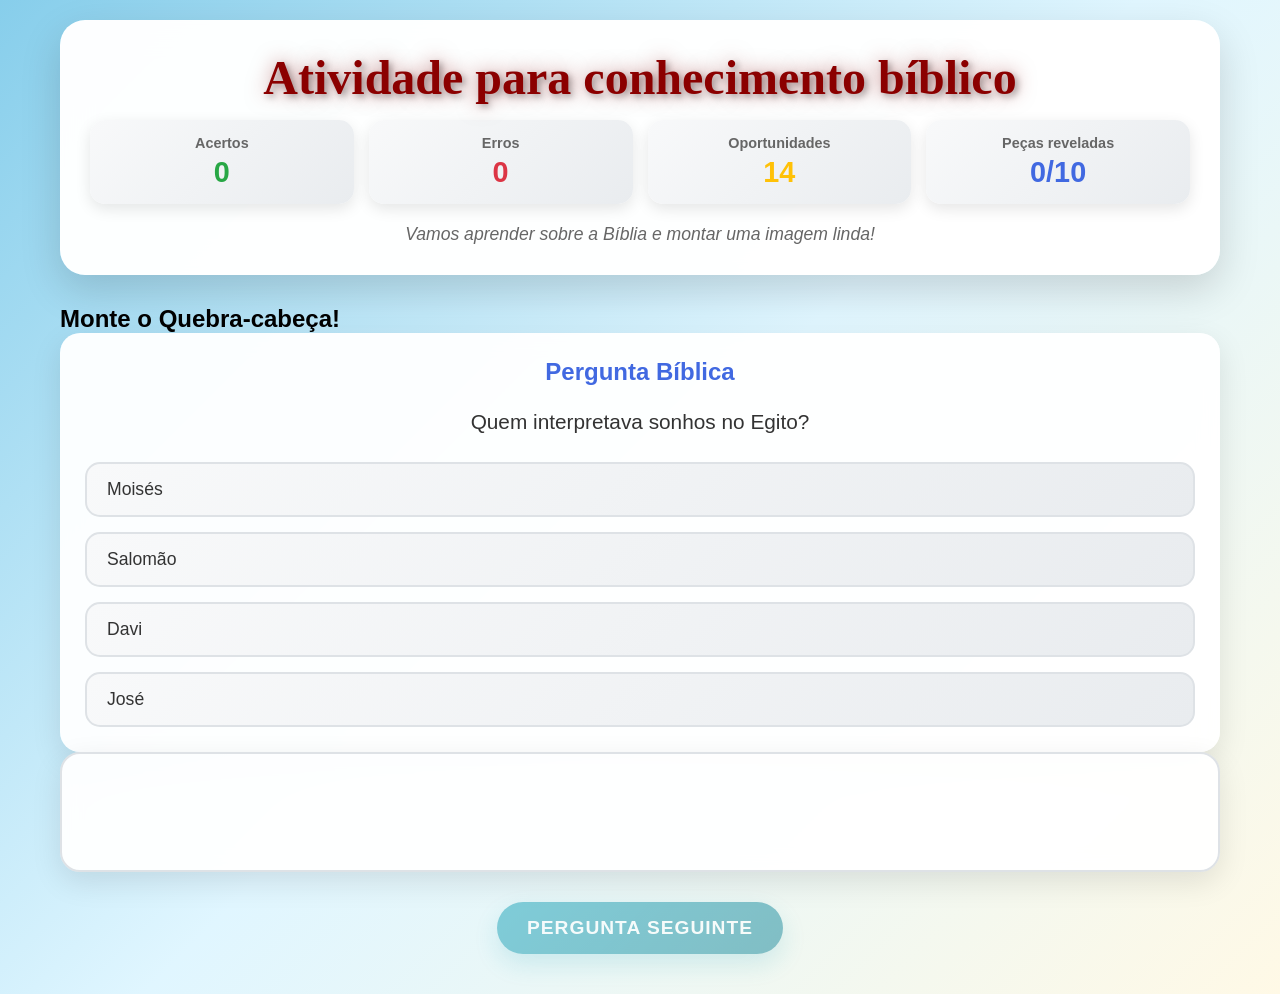
<file: jogo-inline.html>
<!DOCTYPE html>
<html lang="pt-BR">
<head>
    <meta charset="UTF-8">
    <meta name="viewport" content="width=device-width, initial-scale=1.0">
    <title>Atividade para conhecimento bíblico - Jogo</title>
    <link rel="stylesheet" href="style.css">
</head>
<body>
    <!-- Container principal do jogo -->
    <div class="container-jogo">
        <!-- Cabeçalho do jogo -->
        <header class="header-jogo">
            <h1 class="titulo-jogo">Atividade para conhecimento bíblico</h1>
            
            <!-- Placar -->
            <div class="placar">
                <div class="placar-item">
                    <div class="placar-label">Acertos</div>
                    <div class="placar-valor acertos" id="acertos">0</div>
                </div>
                <div class="placar-item">
                    <div class="placar-label">Erros</div>
                    <div class="placar-valor erros" id="erros">0</div>
                </div>
                <div class="placar-item">
                    <div class="placar-label">Oportunidades</div>
                    <div class="placar-valor oportunidades" id="oportunidades">14</div>
                </div>
                <div class="placar-item">
                    <div class="placar-label">Peças reveladas</div>
                    <div class="placar-valor pecas" id="pecas-reveladas">0/10</div>
                </div>
            </div>
            
            <!-- Texto motivacional -->
            <p class="texto-motivacional" id="texto-motivacional">
                Vamos aprender sobre a Bíblia e montar uma imagem linda!
            </p>
        </header>

        <!-- Área principal do jogo -->
        <main class="area-jogo">
            <!-- Área do quebra-cabeça -->
            <section class="area-puzzle">
                <h2 class="titulo-puzzle">Monte o Quebra-cabeça!</h2>
                <div class="puzzle-container" id="puzzle-container">
                    <!-- As 10 peças do quebra-cabeça serão geradas aqui -->
                </div>
            </section>

            <!-- Área da pergunta -->
            <section class="area-pergunta">
                <h2 class="titulo-pergunta">Pergunta Bíblica</h2>
                <div class="pergunta-texto" id="pergunta-texto">
                    Carregando pergunta...
                </div>
                <div class="alternativas" id="alternativas">
                    <!-- As 4 alternativas serão geradas aqui -->
                </div>
            </section>
        </main>

        <!-- Área de feedback -->
        <section class="area-feedback">
            <div class="feedback-mensagem" id="feedback-mensagem">
                <!-- Mensagem de feedback aparece aqui -->
            </div>
        </section>

        <!-- Botão de próxima pergunta -->
        <button class="btn-proxima" id="btn-proxima" disabled onclick="proximaPergunta()">
            PERGUNTA SEGUINTE
        </button>
    </div>

    <!-- Modal de resultado -->
    <div class="modal" id="modal-resultado">
        <div class="modal-conteudo">
            <h2 class="modal-titulo" id="modal-titulo">
                <!-- Título do resultado -->
            </h2>
            <p class="modal-mensagem" id="modal-mensagem">
                <!-- Mensagem do resultado -->
            </p>
            
            <!-- Imagem completa -->
            <img class="modal-imagem" id="modal-imagem" alt="Imagem completa">
            
            <!-- Estatísticas -->
            <div class="modal-estatisticas">
                <div class="estatistica-item">
                    <span class="estatistica-label">Total de Acertos:</span>
                    <span class="estatistica-valor" id="estatistica-acertos">0</span>
                </div>
                <div class="estatistica-item">
                    <span class="estatistica-label">Total de Erros:</span>
                    <span class="estatistica-valor" id="estatistica-erros">0</span>
                </div>
                <div class="estatistica-item">
                    <span class="estatistica-label">Peças Reveladas:</span>
                    <span class="estatistica-valor" id="estatistica-pecas">0/10</span>
                </div>
                <div class="estatistica-item">
                    <span class="estatistica-label">Oportunidades Usadas:</span>
                    <span class="estatistica-valor" id="estatistica-oportunidades">0</span>
                </div>
            </div>
            
            <!-- Botão para jogar novamente -->
            <button class="btn-jogar-novamente" id="btn-jogar-novamente" onclick="jogarNovamente()">
                Jogar Novamente
            </button>
        </div>
    </div>

    <!-- JavaScript Inline -->
    <script>
        // ============================================
        // CONFIGURAÇÕES DO JOGO
        // ============================================
        
        const CONFIG = {
            OPORTUNIDADES_INICIAIS: 14,
            NUMERO_PECAS: 10,
            PUZZLE_COLUNAS: 5,
            PUZZLE_LINHAS: 2,
            TEMPO_FEEDBACK: 2000,
            ATIVAR_SONS: false,
            ATIVAR_ANIMACOES: true
        };

        // ============================================
        // BANCO DE PERGUNTAS BÍBLICAS (40 perguntas)
        // ============================================
        
        const perguntasBiblicas = [
            // Criação do mundo
            {
                pergunta: "Quantos dias Deus levou para criar o mundo?",
                alternativas: ["5 dias", "6 dias", "7 dias", "8 dias"],
                correta: "6 dias"
            },
            {
                pergunta: "O que Deus criou no primeiro dia?",
                alternativas: ["Animais", "Plantas", "Luz e trevas", "Ser humano"],
                correta: "Luz e trevas"
            },
            
            // Adão e Eva
            {
                pergunta: "Qual era o nome do primeiro homem criado por Deus?",
                alternativas: ["Noé", "Abraão", "Adão", "Moisés"],
                correta: "Adão"
            },
            {
                pergunta: "Qual era o nome da primeira mulher?",
                alternativas: ["Sara", "Eva", "Maria", "Ester"],
                correta: "Eva"
            },
            {
                pergunta: "Qual fruto Adão e Eva comeram no Jardim do Éden?",
                alternativas: ["Maçã", "Uva", "Fruto proibido", "Figos"],
                correta: "Fruto proibido"
            },
            
            // Noé e o Dilúvio
            {
                pergunta: "Quem construiu a arca?",
                alternativas: ["Moisés", "Noé", "Abraão", "Davi"],
                correta: "Noé"
            },
            {
                pergunta: "Quantos animais de cada espécie entraram na arca?",
                alternativas: ["1 par", "2 pares", "7 pares", "10 pares"],
                correta: "2 pares"
            },
            {
                pergunta: "Qual sinal Deus deu após o dilúvio?",
                alternativas: ["Estrela", "Arco-íris", "Trovão", "Fogo"],
                correta: "Arco-íris"
            },
            
            // Torre de Babel
            {
                pergunta: "O que aconteceu na Torre de Babel?",
                alternativas: ["Fogo do céu", "As línguas se confundiram", "Terremoto", "Inundação"],
                correta: "As línguas se confundiram"
            },
            
            // Abraão
            {
                pergunta: "Quem foi chamado de 'pai da fé'?",
                alternativas: ["Moisés", "Abraão", "Jacó", "José"],
                correta: "Abraão"
            },
            {
                pergunta: "Qual o nome da esposa de Abraão?",
                alternativas: ["Rebeca", "Raquel", "Sara", "Lea"],
                correta: "Sara"
            },
            {
                pergunta: "Quem Deus pediu para Abraão sacrificar?",
                alternativas: ["Isaque", "Ismael", "Jacó", "José"],
                correta: "Isaque"
            },
            
            // Isaque, Jacó e José
            {
                pergunta: "Quantos filhos Jacó teve?",
                alternativas: ["10", "11", "12", "13"],
                correta: "12"
            },
            {
                pergunta: "Quem teve o sonho da escada?",
                alternativas: ["José", "Jacó", "Abraão", "Moisés"],
                correta: "Jacó"
            },
            {
                pergunta: "Quem interpretava sonhos no Egito?",
                alternativas: ["Moisés", "José", "Davi", "Salomão"],
                correta: "José"
            },
            
            // Moisés
            {
                pergunta: "Quem foi encontrado no rio Nilo?",
                alternativas: ["Moisés", "Sansão", "Davi", "Samuel"],
                correta: "Moisés"
            },
            {
                pergunta: "O que Moisés recebeu no Monte Sinai?",
                alternativas: ["Coroa de ouro", "Os Dez Mandamentos", "Espada mágica", "Livro sagrado"],
                correta: "Os Dez Mandamentos"
            },
            {
                pergunta: "Qual mar Moisés abriu?",
                alternativas: ["Mar Morto", "Mar Galileu", "Mar Vermelho", "Oceano Atlântico"],
                correta: "Mar Vermelho"
            },
            
            // Josué e Jericó
            {
                pergunta: "Quem sucedeu Moisés como líder?",
                alternativas: ["Josué", "Calebe", "Gideão", "Sansão"],
                correta: "Josué"
            },
            {
                pergunta: "Como caíram os muros de Jericó?",
                alternativas: ["Terremoto", "Trovão", "Trombetas e gritos", "Batalha"],
                correta: "Trombetas e gritos"
            },
            
            // Juízes (Gideão, Sansão)
            {
                pergunta: "Quem era o juiz mais forte?",
                alternativas: ["Gideão", "Sansão", "Samuel", "Eli"],
                correta: "Sansão"
            },
            {
                pergunta: "Qual era o segredo da força de Sansão?",
                alternativas: ["Sua espada", "Seus músculos", "Seu cabelo", "Sua oração"],
                correta: "Seu cabelo"
            },
            {
                pergunta: "Com que Gideão venceu a batalha?",
                alternativas: ["300 homens", "1000 soldados", "Exército grande", "Anjos"],
                correta: "300 homens"
            },
            
            // Samuel, Saul e Davi
            {
                pergunta: "Quem ungiu Davi como rei?",
                alternativas: ["Samuel", "Saul", "Natã", "Gade"],
                correta: "Samuel"
            },
            {
                pergunta: "Qual animal Davi matou quando jovem?",
                alternativas: ["Urso", "Leão", "Tigre", "Dragão"],
                correta: "Leão"
            },
            {
                pergunta: "Quem Davi derrotou com uma funda?",
                alternativas: ["Golias", "Sansão", "Faraó", "Goliath"],
                correta: "Golias"
            },
            
            // Salomão
            {
                pergunta: "Quem pediu sabedoria a Deus?",
                alternativas: ["Davi", "Salomão", "Asafe", "Ezequias"],
                correta: "Salomão"
            },
            {
                pergunta: "Quantas mulheres Salomão teve?",
                alternativas: ["300", "500", "700", "1000"],
                correta: "700"
            },
            
            // Profetas (Elias, Eliseu, Jonas)
            {
                pergunta: "Quem foi levado ao céu num carro de fogo?",
                alternativas: ["Moisés", "Elias", "Eliseu", "Isaías"],
                correta: "Elias"
            },
            {
                pergunta: "Quem viveu no ventre de um grande peixe?",
                alternativas: ["Moisés", "Jonas", "Daniel", "Jeremias"],
                correta: "Jonas"
            },
            {
                pergunta: "Quem multiplicou o azeite da viúva?",
                alternativas: ["Elias", "Eliseu", "Isaías", "Jeremias"],
                correta: "Eliseu"
            },
            
            // Daniel
            {
                pergunta: "Quem sobreviveu na cova dos leões?",
                alternativas: ["Daniel", "Sadraque", "Mesaque", "Abdenago"],
                correta: "Daniel"
            },
            {
                pergunta: "Quantos amigos de Daniel foram na fornalha?",
                alternativas: ["2", "3", "4", "5"],
                correta: "3"
            },
            
            // Ester
            {
                pergunta: "Quem era rainha da Pérsia?",
                alternativas: ["Rute", "Ester", "Sara", "Rebeca"],
                correta: "Ester"
            },
            {
                pergunta: "Quem era primo de Ester?",
                alternativas: ["Mardoqueu", "Elias", "Esdras", "Neemias"],
                correta: "Mardoqueu"
            },
            
            // Jesus
            {
                pergunta: "Onde Jesus nasceu?",
                alternativas: ["Jerusalém", "Belém", "Nazaré", "Cafarnaum"],
                correta: "Belém"
            },
            {
                pergunta: "Quantos discípulos Jesus teve?",
                alternativas: ["10", "11", "12", "13"],
                correta: "12"
            },
            {
                pergunta: "Qual foi o primeiro milagre de Jesus?",
                alternativas: ["Andar sobre as águas", "Curar um cego", "Transformar água em vinho", "Ressuscitar Lázaro"],
                correta: "Transformar água em vinho"
            },
            {
                pergunta: "Quem negou Jesus três vezes?",
                alternativas: ["João", "Pedro", "Tiago", "Judas"],
                correta: "Pedro"
            },
            {
                pergunta: "Quantos pães Jesus multiplicou?",
                alternativas: ["3", "5", "7", "12"],
                correta: "5"
            }
        ];

        // ============================================
        // IMAGENS DO QUEBRA-CABEÇA
        // ============================================
        
        const IMAGEM_PADRAO = "data:image/svg+xml,%3Csvg xmlns='http://www.w3.org/2000/svg' viewBox='0 0 400 300'%3E%3Cdefs%3E%3ClinearGradient id='sky' x1='0%25' y1='0%25' x2='0%25' y2='100%25'%3E%3Cstop offset='0%25' style='stop-color:%2387CEEB'/%3E%3Cstop offset='100%25' style='stop-color:%23E0F6FF'/%3E%3C/linearGradient%3E%3C/defs%3E%3Crect width='400' height='300' fill='url(%23sky)'/%3E%3Ccircle cx='320' cy='60' r='30' fill='%23FFD700'/%3E%3Cpath d='M50 200 Q100 150 150 200 T250 200' stroke='%2332CD32' stroke-width='3' fill='none'/%3E%3Cpath d='M250 200 Q300 150 350 200' stroke='%2332CD32' stroke-width='3' fill='none'/%3E%3Ccircle cx='80' cy='180' r='25' fill='%23228B22'/%3E%3Ccircle cx='150' cy='170' r='30' fill='%23228B22'/%3E%3Ccircle cx='220' cy='175' r='28' fill='%23228B22'/%3E%3Ccircle cx='300' cy='180' r='32' fill='%23228B22'/%3E%3Cpath d='M100 250 Q200 200 300 250' stroke='%238B4513' stroke-width='2' fill='none'/%3E%3Cpath d='M150 260 Q200 230 250 260' stroke='%238B4513' stroke-width='2' fill='none'/%3E%3C/svg%3E";

        // ============================================
        // VARIÁVEIS GLOBAIS DO JOGO
        // ============================================
        
        let estadoJogo = {
            acertos: 0,
            erros: 0,
            oportunidades: CONFIG.OPORTUNIDADES_INICIAIS,
            pecasReveladas: 0,
            perguntaAtual: 0,
            perguntasEmbaralhadas: [],
            imagemAtual: null,
            respondido: false,
            jogoAtivo: true
        };

        // ============================================
        // FUNÇÕES DE INICIALIZAÇÃO
        // ============================================
        
        document.addEventListener('DOMContentLoaded', function() {
            console.log('DOM carregado, iniciando jogo...');
            inicializarJogo();
        });

        function inicializarJogo() {
            try {
                console.log('Inicializando jogo...');
                
                // Embaralha as perguntas
                estadoJogo.perguntasEmbaralhadas = embaralharArray([...perguntasBiblicas]);
                console.log('Perguntas embaralhadas:', estadoJogo.perguntasEmbaralhadas.length);
                
                // Escolhe uma imagem aleatória
                estadoJogo.imagemAtual = IMAGEM_PADRAO;
                console.log('Imagem escolhida:', estadoJogo.imagemAtual);
                
                // Cria o quebra-cabeça
                criarPuzzle();
                
                // Carrega a primeira pergunta
                carregarPergunta();
                
                // Atualiza o placar
                atualizarPlacar();
                
                console.log('Jogo inicializado com sucesso!');
            } catch (error) {
                console.error('Erro ao inicializar o jogo:', error);
            }
        }

        // ============================================
        // FUNÇÕES DO QUEBRA-CABEÇA
        // ============================================
        
        function criarPuzzle() {
            const container = document.getElementById('puzzle-container');
            if (!container) {
                console.error('Container do puzzle não encontrado!');
                return;
            }
            
            container.innerHTML = '';
            
            for (let i = 0; i < CONFIG.NUMERO_PECAS; i++) {
                const piece = document.createElement('div');
                piece.className = 'puzzle-piece';
                piece.id = `peca-${i}`;
                
                // Configura a imagem de fundo para cada peça
                const linha = Math.floor(i / CONFIG.PUZZLE_COLUNAS);
                const coluna = i % CONFIG.PUZZLE_COLUNAS;
                
                piece.style.backgroundImage = `url('${estadoJogo.imagemAtual}')`;
                piece.style.backgroundSize = `${CONFIG.PUZZLE_COLUNAS * 100}% ${CONFIG.PUZZLE_LINHAS * 100}%`;
                piece.style.backgroundPosition = `${(coluna * 100) / (CONFIG.PUZZLE_COLUNAS - 1)}% ${(linha * 100) / (CONFIG.PUZZLE_LINHAS - 1)}%`;
                
                container.appendChild(piece);
            }
            
            console.log('Puzzle criado com', CONFIG.NUMERO_PECAS, 'peças');
        }

        function revelarPeca(indice) {
            console.log('Tentando revelar peça:', indice);
            const peca = document.getElementById(`peca-${indice}`);
            console.log('Elemento da peça:', peca);
            
            if (peca) {
                console.log('Peça encontrada, classes atuais:', peca.className);
                if (!peca.classList.contains('revelada')) {
                    peca.classList.add('revelada');
                    estadoJogo.pecasReveladas++;
                    console.log('Peça revelada com sucesso! Índice:', indice, 'Total:', estadoJogo.pecasReveladas);
                    console.log('Classes após revelar:', peca.className);
                    
                    // Verifica se ganhou
                    if (estadoJogo.pecasReveladas === CONFIG.NUMERO_PECAS) {
                        console.log('Todas as peças reveladas! Finalizando jogo...');
                        setTimeout(() => finalizarJogo(true), 1000);
                    }
                } else {
                    console.log('Peça já estava revelada');
                }
            } else {
                console.error('Peça não encontrada com ID:', `peca-${indice}`);
            }
        }

        // ============================================
        // FUNÇÕES DAS PERGUNTAS
        // ============================================
        
        function carregarPergunta() {
            console.log('Carregando pergunta...');
            
            if (estadoJogo.perguntaAtual >= estadoJogo.perguntasEmbaralhadas.length) {
                // Se acabaram as perguntas, embaralha novamente
                estadoJogo.perguntasEmbaralhadas = embaralharArray([...perguntasBiblicas]);
                estadoJogo.perguntaAtual = 0;
                console.log('Perguntas reembaralhadas');
            }
            
            const pergunta = estadoJogo.perguntasEmbaralhadas[estadoJogo.perguntaAtual];
            console.log('Pergunta selecionada:', pergunta);
            
            // Atualiza o texto da pergunta
            const elementoPergunta = document.getElementById('pergunta-texto');
            if (elementoPergunta) {
                elementoPergunta.textContent = pergunta.pergunta;
                console.log('Texto da pergunta atualizado:', pergunta.pergunta);
            } else {
                console.error('Elemento pergunta-texto não encontrado!');
            }
            
            // Cria as alternativas
            criarAlternativas(pergunta);
            
            // Reseta o estado de resposta
            estadoJogo.respondido = false;
            const btnProxima = document.getElementById('btn-proxima');
            if (btnProxima) {
                btnProxima.disabled = true;
            }
            
            // Limpa o feedback anterior
            limparFeedback();
        }

        function criarAlternativas(pergunta) {
            const container = document.getElementById('alternativas');
            if (!container) {
                console.error('Container de alternativas não encontrado!');
                return;
            }
            
            container.innerHTML = '';
            
            // Embaralha as alternativas
            const alternativasEmbaralhadas = embaralharArray([...pergunta.alternativas]);
            console.log('Alternativas embaralhadas:', alternativasEmbaralhadas);
            
            alternativasEmbaralhadas.forEach((alternativa, index) => {
                const botao = document.createElement('button');
                botao.className = 'btn-alternativa';
                botao.textContent = alternativa;
                botao.onclick = () => verificarResposta(alternativa, pergunta.correta, botao);
                
                // Adiciona delay para animação de entrada
                setTimeout(() => {
                    botao.style.opacity = '1';
                    botao.style.transform = 'translateY(0)';
                }, index * 100);
                
                container.appendChild(botao);
            });
            
            console.log('Alternativas criadas:', alternativasEmbaralhadas.length);
        }

        function verificarResposta(respostaSelecionada, respostaCorreta, botao) {
            if (estadoJogo.respondido || !estadoJogo.jogoAtivo) return;
            
            console.log('Verificando resposta:', respostaSelecionada, 'Correta:', respostaCorreta);
            
            estadoJogo.respondido = true;
            
            // Desabilita todos os botões
            const botoes = document.querySelectorAll('.btn-alternativa');
            botoes.forEach(btn => btn.disabled = true);
            
            // Consome uma oportunidade
            estadoJogo.oportunidades--;
            
            if (respostaSelecionada === respostaCorreta) {
                // Acertou
                estadoJogo.acertos++;
                botao.classList.add('correta');
                mostrarFeedback('ACERTOU!', 'acerto');
                console.log('ACERTOU!');
                
                // Revela uma peça do quebra-cabeça
                revelarPeca(estadoJogo.acertos - 1);
                
                // Atualiza texto motivacional
                atualizarTextoMotivacional(true);
                
            } else {
                // Errou
                estadoJogo.erros++;
                botao.classList.add('errada');
                mostrarFeedback('ERROU', 'erro');
                console.log('ERROU!');
                
                // Mostra a resposta correta
                botoes.forEach(btn => {
                    if (btn.textContent === respostaCorreta) {
                        btn.classList.add('correta');
                    }
                });
                
                // Atualiza texto motivacional
                atualizarTextoMotivacional(false);
            }
            
            // Atualiza o placar
            atualizarPlacar();
            
            // Habilita o botão de próxima pergunta
            const btnProxima = document.getElementById('btn-proxima');
            if (btnProxima) {
                btnProxima.disabled = false;
            }
            
            // Verifica se perdeu
            if (estadoJogo.oportunidades <= 0 && estadoJogo.pecasReveladas < CONFIG.NUMERO_PECAS) {
                setTimeout(() => finalizarJogo(false), 2000);
            }
        }

        function proximaPergunta() {
            if (!estadoJogo.jogoAtivo) return;
            
            console.log('Próxima pergunta...');
            estadoJogo.perguntaAtual++;
            carregarPergunta();
        }

        // ============================================
        // FUNÇÕES DE FEEDBACK
        // ============================================
        
        function mostrarFeedback(mensagem, tipo) {
            const feedbackElement = document.getElementById('feedback-mensagem');
            if (!feedbackElement) return;
            
            feedbackElement.textContent = mensagem;
            feedbackElement.className = `feedback-mensagem ${tipo}`;
            
            // Mostra o feedback
            setTimeout(() => {
                feedbackElement.classList.add('visivel');
            }, 100);
            
            // Esconde automaticamente
            setTimeout(() => {
                limparFeedback();
            }, CONFIG.TEMPO_FEEDBACK);
            
            console.log('Feedback:', mensagem, tipo);
        }

        function limparFeedback() {
            const feedbackElement = document.getElementById('feedback-mensagem');
            if (feedbackElement) {
                feedbackElement.classList.remove('visivel');
            }
        }

        function atualizarTextoMotivacional(acertou) {
            const textosAcerto = [
                "Ótimo! Você está aprendendo muito!",
                "Parabéns! Continue assim!",
                "Excelente! Deus se alegra com você!",
                "Muito bem! Você é incrível!",
                "Fantástico! Continue firme!"
            ];
            
            const textosErro = [
                "Não desista! Tente novamente!",
                "Continue! Você consegue!",
                "Força! Deus está com você!",
                "Não tem problema! A próxima é sua!",
                "Coragem! Você vai conseguir!"
            ];
            
            const textosFim = [
                "Cuidado! Estão acabando as oportunidades!",
                "Atenção! Concentre-se mais!",
                "Últimas chances! Dê o seu melhor!",
                "Quase lá! Não desista agora!"
            ];
            
            const elemento = document.getElementById('texto-motivacional');
            if (!elemento) return;
            
            if (estadoJogo.oportunidades <= 3) {
                elemento.textContent = textosFim[Math.floor(Math.random() * textosFim.length)];
            } else if (acertou) {
                elemento.textContent = textosAcerto[Math.floor(Math.random() * textosAcerto.length)];
            } else {
                elemento.textContent = textosErro[Math.floor(Math.random() * textosErro.length)];
            }
        }

        // ============================================
        // FUNÇÕES DO PLACAR
        // ============================================
        
        function atualizarPlacar() {
            const acertosElement = document.getElementById('acertos');
            const errosElement = document.getElementById('erros');
            const oportunidadesElement = document.getElementById('oportunidades');
            const pecasElement = document.getElementById('pecas-reveladas');
            
            if (acertosElement) acertosElement.textContent = estadoJogo.acertos;
            if (errosElement) errosElement.textContent = estadoJogo.erros;
            if (oportunidadesElement) oportunidadesElement.textContent = estadoJogo.oportunidades;
            if (pecasElement) pecasElement.textContent = `${estadoJogo.pecasReveladas}/${CONFIG.NUMERO_PECAS}`;
            
            console.log('Placar atualizado:', estadoJogo);
        }

        // ============================================
        // FUNÇÕES DE FINALIZAÇÃO
        // ============================================
        
        function finalizarJogo(venceu) {
            console.log('Finalizando jogo, venceu:', venceu);
            
            estadoJogo.jogoAtivo = false;
            
            // Prepara o modal de resultado
            prepararModalResultado(venceu);
            
            // Mostra o modal
            setTimeout(() => {
                const modal = document.getElementById('modal-resultado');
                if (modal) {
                    modal.classList.add('visivel');
                }
            }, 1000);
        }

        function prepararModalResultado(venceu) {
            const modalTitulo = document.getElementById('modal-titulo');
            const modalMensagem = document.getElementById('modal-mensagem');
            const modalImagem = document.getElementById('modal-imagem');
            
            if (venceu) {
                if (modalTitulo) {
                    modalTitulo.textContent = 'Parabéns!';
                    modalTitulo.className = 'modal-titulo vitoria';
                }
                if (modalMensagem) {
                    modalMensagem.textContent = 'Você completou o quebra-cabeça!';
                }
            } else {
                if (modalTitulo) {
                    modalTitulo.textContent = 'Fim de Jogo';
                    modalTitulo.className = 'modal-titulo derrota';
                }
                if (modalMensagem) {
                    modalMensagem.textContent = 'Você usou todas as oportunidades';
                }
            }
            
            // Configura a imagem completa
            if (modalImagem) {
                modalImagem.src = estadoJogo.imagemAtual;
                modalImagem.alt = 'Imagem completa do quebra-cabeça';
            }
            
            // Atualiza as estatísticas
            const estatisticaAcertos = document.getElementById('estatistica-acertos');
            const estatisticaErros = document.getElementById('estatistica-erros');
            const estatisticaPecas = document.getElementById('estatistica-pecas');
            const estatisticaOportunidades = document.getElementById('estatistica-oportunidades');
            
            if (estatisticaAcertos) estatisticaAcertos.textContent = estadoJogo.acertos;
            if (estatisticaErros) estatisticaErros.textContent = estadoJogo.erros;
            if (estatisticaPecas) estatisticaPecas.textContent = `${estadoJogo.pecasReveladas}/${CONFIG.NUMERO_PECAS}`;
            if (estatisticaOportunidades) estatisticaOportunidades.textContent = CONFIG.OPORTUNIDADES_INICIAIS - estadoJogo.oportunidades;
        }

        function jogarNovamente() {
            console.log('Jogando novamente...');
            
            // Reseta o estado do jogo
            estadoJogo = {
                acertos: 0,
                erros: 0,
                oportunidades: CONFIG.OPORTUNIDADES_INICIAIS,
                pecasReveladas: 0,
                perguntaAtual: 0,
                perguntasEmbaralhadas: [],
                imagemAtual: null,
                respondido: false,
                jogoAtivo: true
            };
            
            // Esconde o modal
            const modal = document.getElementById('modal-resultado');
            if (modal) {
                modal.classList.remove('visivel');
            }
            
            // Reinicializa o jogo
            inicializarJogo();
        }

        // ============================================
        // FUNÇÕES UTILITÁRIAS
        // ============================================
        
        function embaralharArray(array) {
            const arrayEmbaralhado = [...array];
            for (let i = arrayEmbaralhado.length - 1; i > 0; i--) {
                const j = Math.floor(Math.random() * (i + 1));
                [arrayEmbaralhado[i], arrayEmbaralhado[j]] = [arrayEmbaralhado[j], arrayEmbaralhado[i]];
            }
            return arrayEmbaralhado;
        }
        
        // Log inicial
        console.log('Script do jogo carregado com sucesso!');
    </script>
</body>
</html>
</file>
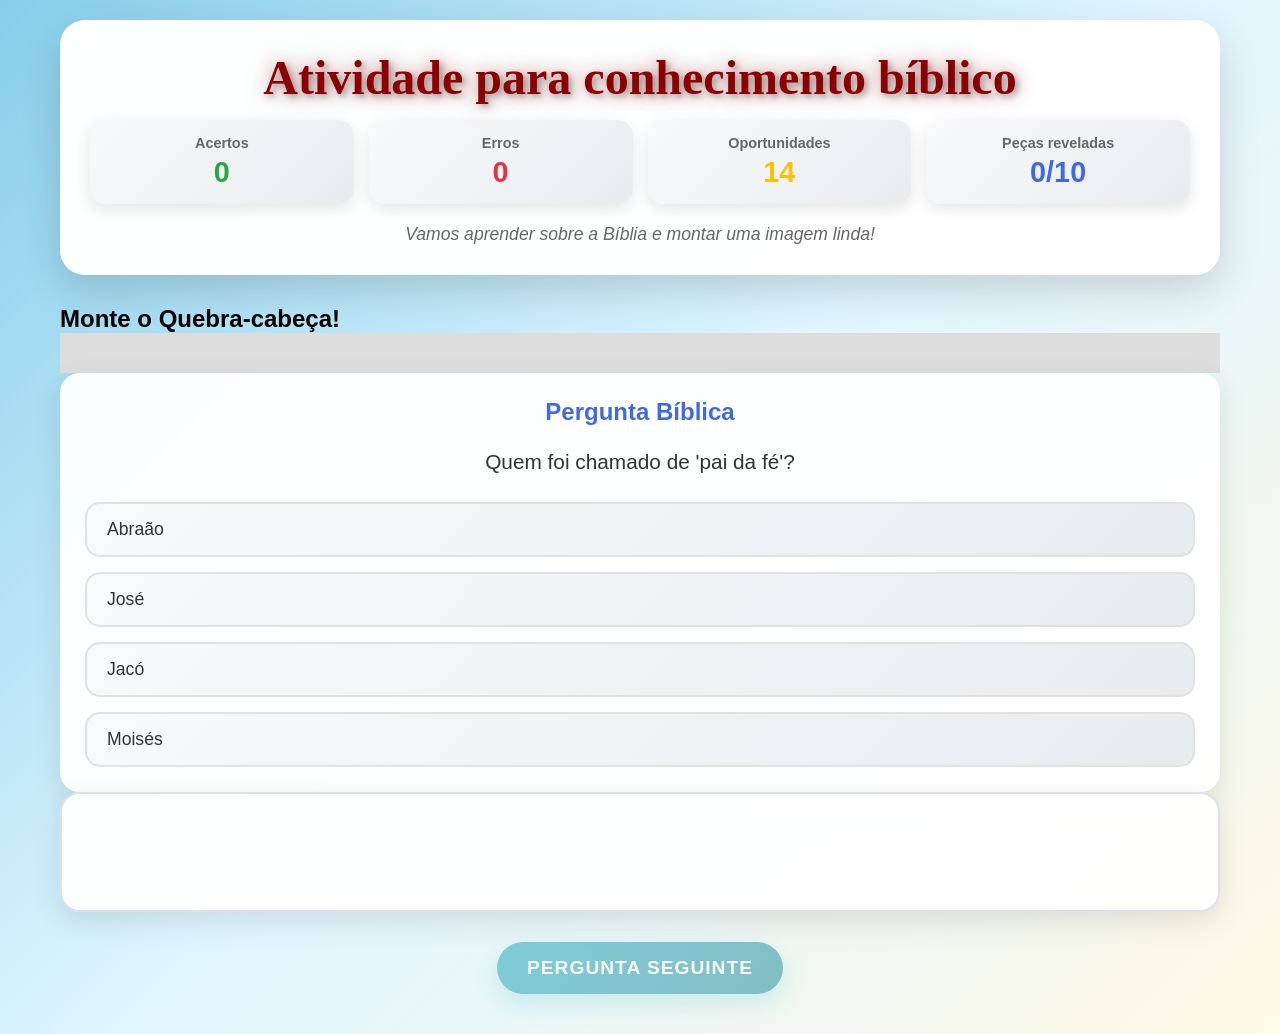
<file: jogo-simples.html>
<!DOCTYPE html>
<html lang="pt-BR">
<head>
    <meta charset="UTF-8">
    <meta name="viewport" content="width=device-width, initial-scale=1.0">
    <title>Atividade para conhecimento bíblico - Jogo</title>
    <link rel="stylesheet" href="style.css">
    <style>
        /* CSS adicional para garantir que as imagens apareçam */
        .puzzle-piece {
            background-size: 500% 200% !important;
            background-repeat: no-repeat !important;
            border: 2px solid #ddd !important;
        }
        
        .puzzle-piece.revelada {
            border-color: #4CAF50 !important;
            transform: scale(1.05) !important;
            z-index: 10 !important;
        }
        
        /* Garantir que a imagem de fundo apareça */
        .puzzle-piece.revelada::after {
            content: '';
            position: absolute;
            top: 0;
            left: 0;
            right: 0;
            bottom: 0;
            background: inherit;
            background-size: inherit;
            background-position: inherit;
            z-index: 1;
        }
    </style>
</head>
<body>
    <!-- Container principal do jogo -->
    <div class="container-jogo">
        <!-- Cabeçalho do jogo -->
        <header class="header-jogo">
            <h1 class="titulo-jogo">Atividade para conhecimento bíblico</h1>
            
            <!-- Placar -->
            <div class="placar">
                <div class="placar-item">
                    <div class="placar-label">Acertos</div>
                    <div class="placar-valor acertos" id="acertos">0</div>
                </div>
                <div class="placar-item">
                    <div class="placar-label">Erros</div>
                    <div class="placar-valor erros" id="erros">0</div>
                </div>
                <div class="placar-item">
                    <div class="placar-label">Oportunidades</div>
                    <div class="placar-valor oportunidades" id="oportunidades">14</div>
                </div>
                <div class="placar-item">
                    <div class="placar-label">Peças reveladas</div>
                    <div class="placar-valor pecas" id="pecas-reveladas">0/10</div>
                </div>
            </div>
            
            <!-- Texto motivacional -->
            <p class="texto-motivacional" id="texto-motivacional">
                Vamos aprender sobre a Bíblia e montar uma imagem linda!
            </p>
        </header>

        <!-- Área principal do jogo -->
        <main class="area-jogo">
            <!-- Área do quebra-cabeça -->
            <section class="area-puzzle">
                <h2 class="titulo-puzzle">Monte o Quebra-cabeça!</h2>
                <div class="puzzle-container" id="puzzle-container">
                    <!-- As 10 peças do quebra-cabeça serão geradas aqui -->
                </div>
            </section>

            <!-- Área da pergunta -->
            <section class="area-pergunta">
                <h2 class="titulo-pergunta">Pergunta Bíblica</h2>
                <div class="pergunta-texto" id="pergunta-texto">
                    Carregando pergunta...
                </div>
                <div class="alternativas" id="alternativas">
                    <!-- As 4 alternativas serão geradas aqui -->
                </div>
            </section>
        </main>

        <!-- Área de feedback -->
        <section class="area-feedback">
            <div class="feedback-mensagem" id="feedback-mensagem">
                <!-- Mensagem de feedback aparece aqui -->
            </div>
        </section>

        <!-- Botão de próxima pergunta -->
        <button class="btn-proxima" id="btn-proxima" disabled onclick="proximaPergunta()">
            PERGUNTA SEGUINTE
        </button>
    </div>

    <!-- Modal de resultado -->
    <div class="modal" id="modal-resultado">
        <div class="modal-conteudo">
            <h2 class="modal-titulo" id="modal-titulo">
                <!-- Título do resultado -->
            </h2>
            <p class="modal-mensagem" id="modal-mensagem">
                <!-- Mensagem do resultado -->
            </p>
            
            <!-- Imagem completa -->
            <img class="modal-imagem" id="modal-imagem" alt="Imagem completa">
            
            <!-- Estatísticas -->
            <div class="modal-estatisticas">
                <div class="estatistica-item">
                    <span class="estatistica-label">Total de Acertos:</span>
                    <span class="estatistica-valor" id="estatistica-acertos">0</span>
                </div>
                <div class="estatistica-item">
                    <span class="estatistica-label">Total de Erros:</span>
                    <span class="estatistica-valor" id="estatistica-erros">0</span>
                </div>
                <div class="estatistica-item">
                    <span class="estatistica-label">Peças Reveladas:</span>
                    <span class="estatistica-valor" id="estatistica-pecas">0/10</span>
                </div>
                <div class="estatistica-item">
                    <span class="estatistica-label">Oportunidades Usadas:</span>
                    <span class="estatistica-valor" id="estatistica-oportunidades">0</span>
                </div>
            </div>
            
            <!-- Botão para jogar novamente -->
            <button class="btn-jogar-novamente" id="btn-jogar-novamente" onclick="jogarNovamente()">
                Jogar Novamente
            </button>
        </div>
    </div>

    <!-- JavaScript Inline -->
    <script>
        // ============================================
        // CONFIGURAÇÕES DO JOGO
        // ============================================
        
        const CONFIG = {
            OPORTUNIDADES_INICIAIS: 14,
            NUMERO_PECAS: 10,
            PUZZLE_COLUNAS: 5,
            PUZZLE_LINHAS: 2,
            TEMPO_FEEDBACK: 2000,
            ATIVAR_SONS: false,
            ATIVAR_ANIMACOES: true
        };

        // ============================================
        // IMAGENS COLORIDAS PARA O QUEBRA-CABEÇA
        // ============================================
        
        // Imagens coloridas e infantis para crianças
        const imagensColoridas = [
            "data:image/svg+xml,%3Csvg xmlns='http://www.w3.org/2000/svg' viewBox='0 0 400 300'%3E%3Crect width='400' height='300' fill='%2387CEEB'/%3E%3Ccircle cx='320' cy='60' r='30' fill='%23FFD700'/%3E%3Cpath d='M50 200 Q100 150 150 200 T250 200' stroke='%2332CD32' stroke-width='3' fill='none'/%3E%3Cpath d='M250 200 Q300 150 350 200' stroke='%2332CD32' stroke-width='3' fill='none'/%3E%3Ccircle cx='80' cy='180' r='25' fill='%23228B22'/%3E%3Ccircle cx='150' cy='170' r='30' fill='%23228B22'/%3E%3Ccircle cx='220' cy='175' r='28' fill='%23228B22'/%3E%3Ccircle cx='300' cy='180' r='32' fill='%23228B22'/%3E%3Cpath d='M100 250 Q200 200 300 250' stroke='%238B4513' stroke-width='2' fill='none'/%3E%3Cpath d='M150 260 Q200 230 250 260' stroke='%238B4513' stroke-width='2' fill='none'/%3E%3C/svg%3E",
            "data:image/svg+xml,%3Csvg xmlns='http://www.w3.org/2000/svg' viewBox='0 0 400 300'%3E%3Crect width='400' height='300' fill='%23FFE4B5'/%3E%3Cellipse cx='200' cy='150' rx='80' ry='60' fill='%23FF6347'/%3E%3Ccircle cx='170' cy='130' r='8' fill='%23000'/%3E%3Ccircle cx='230' cy='130' r='8' fill='%23000'/%3E%3Cpath d='M180 160 Q200 180 220 160' stroke='%23000' stroke-width='2' fill='none'/%3E%3Cpath d='M120 120 Q100 100 80 120' stroke='%238B4513' stroke-width='3' fill='none'/%3E%3Cpath d='M280 120 Q300 100 320 120' stroke='%238B4513' stroke-width='3' fill='none'/%3E%3C/svg%3E",
            "data:image/svg+xml,%3Csvg xmlns='http://www.w3.org/2000/svg' viewBox='0 0 400 300'%3E%3Crect width='400' height='300' fill='%23E0F6FF'/%3E%3Cpolygon points='200,50 250,150 150,150' fill='%23FFD700'/%3E%3Crect x='190' y='150' width='20' height='100' fill='%238B4513'/%3E%3Cpolygon points='150,250 200,200 250,250' fill='%23228B22'/%3E%3Ccircle cx='180' cy='120' r='5' fill='%23FF0000'/%3E%3Ccircle cx='220' cy='120' r='5' fill='%23FF0000'/%3E%3C/svg%3E",
            "data:image/svg+xml,%3Csvg xmlns='http://www.w3.org/2000/svg' viewBox='0 0 400 300'%3E%3Crect width='400' height='300' fill='%2398FB98'/%3E%3Cellipse cx='200' cy='200' rx='120' ry='80' fill='%23FFB6C1'/%3E%3Cpath d='M80 200 Q200 100 320 200' stroke='%23FF69B4' stroke-width='3' fill='none'/%3E%3Cpath d='M120 180 Q200 120 280 180' stroke='%23FF1493' stroke-width='2' fill='none'/%3E%3Ccircle cx='150' cy='190' r='10' fill='%23FF69B4'/%3E%3Ccircle cx='250' cy='190' r='10' fill='%23FF69B4'/%3E%3C/svg%3E",
            "data:image/svg+xml,%3Csvg xmlns='http://www.w3.org/2000/svg' viewBox='0 0 400 300'%3E%3Crect width='400' height='300' fill='%23FFF8DC'/%3E%3Ccircle cx='100' cy='100' r='40' fill='%23FFD700'/%3E%3Ccircle cx='300' cy='100' r='40' fill='%23FFD700'/%3E%3Ccircle cx='200' cy='200' r='50' fill='%23FF8C00'/%3E%3Cpath d='M60 60 Q100 20 140 60' stroke='%23FFA500' stroke-width='4' fill='none'/%3E%3Cpath d='M260 60 Q300 20 340 60' stroke='%23FFA500' stroke-width='4' fill='none'/%3E%3Cpath d='M150 200 Q200 150 250 200' stroke='%23FF6347' stroke-width='3' fill='none'/%3E%3C/svg%3E",
            "data:image/svg+xml,%3Csvg xmlns='http://www.w3.org/2000/svg' viewBox='0 0 400 300'%3E%3Crect width='400' height='300' fill='%23E6E6FA'/%3E%3Ccircle cx='200' cy='150' r='60' fill='%23DDA0DD'/%3E%3Ccircle cx='180' cy='140' r='8' fill='%23FFF'/%3E%3Ccircle cx='220' cy='140' r='8' fill='%23FFF'/%3E%3Ccircle cx='180' cy='138' r='4' fill='%23000'/%3E%3Ccircle cx='220' cy='138' r='4' fill='%23000'/%3E%3Cpath d='M180 160 Q200 170 220 160' stroke='%238B008B' stroke-width='2' fill='none'/%3E%3Cpath d='M140 130 Q120 110 100 130' stroke='%239370DB' stroke-width='3' fill='none'/%3E%3Cpath d='M260 130 Q280 110 300 130' stroke='%23937DB' stroke-width='3' fill='none'/%3E%3C/svg%3E",
            "data:image/svg+xml,%3Csvg xmlns='http://www.w3.org/2000/svg' viewBox='0 0 400 300'%3E%3Crect width='400' height='300' fill='%23F0E68C'/%3E%3Cpolygon points='200,50 250,100 230,150 170,150 150,100' fill='%23FF6347'/%3E%3Cpolygon points='170,150 230,150 250,200 150,200' fill='%23FFA500'/%3E%3Cpolygon points='150,200 250,200 270,250 130,250' fill='%23FF8C00'/%3E%3Ccircle cx='200' cy='100' r='15' fill='%23FFD700'/%3E%3Cpath d='M185 95 L200 80 L215 95' stroke='%238B4513' stroke-width='2' fill='none'/%3E%3C/svg%3E",
            "data:image/svg+xml,%3Csvg xmlns='http://www.w3.org/2000/svg' viewBox='0 0 400 300'%3E%3Crect width='400' height='300' fill='%23B0E0E6'/%3E%3Cellipse cx='200' cy='150' rx='100' ry='70' fill='%234169E1'/%3E%3Ccircle cx='170' cy='130' r='12' fill='%23FFF'/%3E%3Ccircle cx='230' cy='130' r='12' fill='%23FFF'/%3E%3Ccircle cx='170' cy='128' r='6' fill='%23000'/%3E%3Ccircle cx='230' cy='128' r='6' fill='%23000'/%3E%3Cpath d='M170 150 Q200 170 230 150' stroke='%23FFF' stroke-width='3' fill='none'/%3E%3Cpath d='M130 120 Q110 100 90 120' stroke='%23FFF' stroke-width='4' fill='none'/%3E%3Cpath d='M270 120 Q290 100 310 120' stroke='%23FFF' stroke-width='4' fill='none'/%3E%3C/svg%3E",
            "data:image/svg+xml,%3Csvg xmlns='http://www.w3.org/2000/svg' viewBox='0 0 400 300'%3E%3Crect width='400' height='300' fill='%23FFDAB9'/%3E%3Ccircle cx='200' cy='150' r='70' fill='%23FF69B4'/%3E%3Ccircle cx='180' cy='130' r='10' fill='%23FFF'/%3E%3Ccircle cx='220' cy='130' r='10' fill='%23FFF'/%3E%3Ccircle cx='180' cy='128' r='5' fill='%23000'/%3E%3Ccircle cx='220' cy='128' r='5' fill='%23000'/%3E%3Cpath d='M170 160 Q200 180 230 160' stroke='%23FF1493' stroke-width='3' fill='none'/%3E%3Cpath d='M130 140 Q110 120 90 140' stroke='%23FF69B4' stroke-width='5' fill='none'/%3E%3Cpath d='M270 140 Q290 120 310 140' stroke='%23FF69B4' stroke-width='5' fill='none'/%3E%3Cpath d='M160 110 Q200 80 240 110' stroke='%23FF1493' stroke-width='3' fill='none'/%3E%3C/svg%3E",
            "data:image/svg+xml,%3Csvg xmlns='http://www.w3.org/2000/svg' viewBox='0 0 400 300'%3E%3Crect width='400' height='300' fill='%23F5DEB3'/%3E%3Cpolygon points='200,30 250,120 230,180 170,180 150,120' fill='%232E8B57'/%3E%3Cpolygon points='170,180 230,180 250,240 150,240' fill='%238B4513'/%3E%3Cpolygon points='150,240 250,240 280,280 120,280' fill='%23654321'/%3E%3Ccircle cx='200' cy='100' r='20' fill='%23FFD700'/%3E%3Cpath d='M180 95 L200 70 L220 95' stroke='%238B4513' stroke-width='3' fill='none'/%3E%3Crect x='190' y='120' width='20' height='60' fill='%23654321'/%3E%3C/svg%3E"
        ];

        // ============================================
        // BANCO DE PERGUNTAS BÍBLICAS (40 perguntas)
        // ============================================
        
        const perguntasBiblicas = [
            // Criação do mundo
            {
                pergunta: "Quantos dias Deus levou para criar o mundo?",
                alternativas: ["5 dias", "6 dias", "7 dias", "8 dias"],
                correta: "6 dias"
            },
            {
                pergunta: "O que Deus criou no primeiro dia?",
                alternativas: ["Animais", "Plantas", "Luz e trevas", "Ser humano"],
                correta: "Luz e trevas"
            },
            
            // Adão e Eva
            {
                pergunta: "Qual era o nome do primeiro homem criado por Deus?",
                alternativas: ["Noé", "Abraão", "Adão", "Moisés"],
                correta: "Adão"
            },
            {
                pergunta: "Qual era o nome da primeira mulher?",
                alternativas: ["Sara", "Eva", "Maria", "Ester"],
                correta: "Eva"
            },
            {
                pergunta: "Qual fruto Adão e Eva comeram no Jardim do Éden?",
                alternativas: ["Maçã", "Uva", "Fruto proibido", "Figos"],
                correta: "Fruto proibido"
            },
            
            // Noé e o Dilúvio
            {
                pergunta: "Quem construiu a arca?",
                alternativas: ["Moisés", "Noé", "Abraão", "Davi"],
                correta: "Noé"
            },
            {
                pergunta: "Quantos animais de cada espécie entraram na arca?",
                alternativas: ["1 par", "2 pares", "7 pares", "10 pares"],
                correta: "2 pares"
            },
            {
                pergunta: "Qual sinal Deus deu após o dilúvio?",
                alternativas: ["Estrela", "Arco-íris", "Trovão", "Fogo"],
                correta: "Arco-íris"
            },
            
            // Torre de Babel
            {
                pergunta: "O que aconteceu na Torre de Babel?",
                alternativas: ["Fogo do céu", "As línguas se confundiram", "Terremoto", "Inundação"],
                correta: "As línguas se confundiram"
            },
            
            // Abraão
            {
                pergunta: "Quem foi chamado de 'pai da fé'?",
                alternativas: ["Moisés", "Abraão", "Jacó", "José"],
                correta: "Abraão"
            },
            {
                pergunta: "Qual o nome da esposa de Abraão?",
                alternativas: ["Rebeca", "Raquel", "Sara", "Lea"],
                correta: "Sara"
            },
            {
                pergunta: "Quem Deus pediu para Abraão sacrificar?",
                alternativas: ["Isaque", "Ismael", "Jacó", "José"],
                correta: "Isaque"
            },
            
            // Isaque, Jacó e José
            {
                pergunta: "Quantos filhos Jacó teve?",
                alternativas: ["10", "11", "12", "13"],
                correta: "12"
            },
            {
                pergunta: "Quem teve o sonho da escada?",
                alternativas: ["José", "Jacó", "Abraão", "Moisés"],
                correta: "Jacó"
            },
            {
                pergunta: "Quem interpretava sonhos no Egito?",
                alternativas: ["Moisés", "José", "Davi", "Salomão"],
                correta: "José"
            },
            
            // Moisés
            {
                pergunta: "Quem foi encontrado no rio Nilo?",
                alternativas: ["Moisés", "Sansão", "Davi", "Samuel"],
                correta: "Moisés"
            },
            {
                pergunta: "O que Moisés recebeu no Monte Sinai?",
                alternativas: ["Coroa de ouro", "Os Dez Mandamentos", "Espada mágica", "Livro sagrado"],
                correta: "Os Dez Mandamentos"
            },
            {
                pergunta: "Qual mar Moisés abriu?",
                alternativas: ["Mar Morto", "Mar Galileu", "Mar Vermelho", "Oceano Atlântico"],
                correta: "Mar Vermelho"
            },
            
            // Josué e Jericó
            {
                pergunta: "Quem sucedeu Moisés como líder?",
                alternativas: ["Josué", "Calebe", "Gideão", "Sansão"],
                correta: "Josué"
            },
            {
                pergunta: "Como caíram os muros de Jericó?",
                alternativas: ["Terremoto", "Trovão", "Trombetas e gritos", "Batalha"],
                correta: "Trombetas e gritos"
            },
            
            // Juízes (Gideão, Sansão)
            {
                pergunta: "Quem era o juiz mais forte?",
                alternativas: ["Gideão", "Sansão", "Samuel", "Eli"],
                correta: "Sansão"
            },
            {
                pergunta: "Qual era o segredo da força de Sansão?",
                alternativas: ["Sua espada", "Seus músculos", "Seu cabelo", "Sua oração"],
                correta: "Seu cabelo"
            },
            {
                pergunta: "Com que Gideão venceu a batalha?",
                alternativas: ["300 homens", "1000 soldados", "Exército grande", "Anjos"],
                correta: "300 homens"
            },
            
            // Samuel, Saul e Davi
            {
                pergunta: "Quem ungiu Davi como rei?",
                alternativas: ["Samuel", "Saul", "Natã", "Gade"],
                correta: "Samuel"
            },
            {
                pergunta: "Qual animal Davi matou quando jovem?",
                alternativas: ["Urso", "Leão", "Tigre", "Dragão"],
                correta: "Leão"
            },
            {
                pergunta: "Quem Davi derrotou com uma funda?",
                alternativas: ["Golias", "Sansão", "Faraó", "Goliath"],
                correta: "Golias"
            },
            
            // Salomão
            {
                pergunta: "Quem pediu sabedoria a Deus?",
                alternativas: ["Davi", "Salomão", "Asafe", "Ezequias"],
                correta: "Salomão"
            },
            {
                pergunta: "Quantas mulheres Salomão teve?",
                alternativas: ["300", "500", "700", "1000"],
                correta: "700"
            },
            
            // Profetas (Elias, Eliseu, Jonas)
            {
                pergunta: "Quem foi levado ao céu num carro de fogo?",
                alternativas: ["Moisés", "Elias", "Eliseu", "Isaías"],
                correta: "Elias"
            },
            {
                pergunta: "Quem viveu no ventre de um grande peixe?",
                alternativas: ["Moisés", "Jonas", "Daniel", "Jeremias"],
                correta: "Jonas"
            },
            {
                pergunta: "Quem multiplicou o azeite da viúva?",
                alternativas: ["Elias", "Eliseu", "Isaías", "Jeremias"],
                correta: "Eliseu"
            },
            
            // Daniel
            {
                pergunta: "Quem sobreviveu na cova dos leões?",
                alternativas: ["Daniel", "Sadraque", "Mesaque", "Abdenago"],
                correta: "Daniel"
            },
            {
                pergunta: "Quantos amigos de Daniel foram na fornalha?",
                alternativas: ["2", "3", "4", "5"],
                correta: "3"
            },
            
            // Ester
            {
                pergunta: "Quem era rainha da Pérsia?",
                alternativas: ["Rute", "Ester", "Sara", "Rebeca"],
                correta: "Ester"
            },
            {
                pergunta: "Quem era primo de Ester?",
                alternativas: ["Mardoqueu", "Elias", "Esdras", "Neemias"],
                correta: "Mardoqueu"
            },
            
            // Jesus
            {
                pergunta: "Onde Jesus nasceu?",
                alternativas: ["Jerusalém", "Belém", "Nazaré", "Cafarnaum"],
                correta: "Belém"
            },
            {
                pergunta: "Quantos discípulos Jesus teve?",
                alternativas: ["10", "11", "12", "13"],
                correta: "12"
            },
            {
                pergunta: "Qual foi o primeiro milagre de Jesus?",
                alternativas: ["Andar sobre as águas", "Curar um cego", "Transformar água em vinho", "Ressuscitar Lázaro"],
                correta: "Transformar água em vinho"
            },
            {
                pergunta: "Quem negou Jesus três vezes?",
                alternativas: ["João", "Pedro", "Tiago", "Judas"],
                correta: "Pedro"
            },
            {
                pergunta: "Quantos pães Jesus multiplicou?",
                alternativas: ["3", "5", "7", "12"],
                correta: "5"
            }
        ];

        // ============================================
        // VARIÁVEIS GLOBAIS DO JOGO
        // ============================================
        
        let estadoJogo = {
            acertos: 0,
            erros: 0,
            oportunidades: CONFIG.OPORTUNIDADES_INICIAIS,
            pecasReveladas: 0,
            perguntaAtual: 0,
            perguntasEmbaralhadas: [],
            imagemAtual: null,
            respondido: false,
            jogoAtivo: true
        };

        // ============================================
        // FUNÇÕES DE INICIALIZAÇÃO
        // ============================================
        
        document.addEventListener('DOMContentLoaded', function() {
            console.log('DOM carregado, iniciando jogo...');
            inicializarJogo();
        });

        function inicializarJogo() {
            try {
                console.log('Inicializando jogo...');
                
                // Embaralha as perguntas
                estadoJogo.perguntasEmbaralhadas = embaralharArray([...perguntasBiblicas]);
                console.log('Perguntas embaralhadas:', estadoJogo.perguntasEmbaralhadas.length);
                
                // Escolhe uma imagem aleatória
                estadoJogo.imagemAtual = imagensColoridas[Math.floor(Math.random() * imagensColoridas.length)];
                console.log('Imagem escolhida:', estadoJogo.imagemAtual.substring(0, 50) + '...');
                
                // Cria o quebra-cabeça
                criarPuzzle();
                
                // Carrega a primeira pergunta
                carregarPergunta();
                
                // Atualiza o placar
                atualizarPlacar();
                
                console.log('Jogo inicializado com sucesso!');
            } catch (error) {
                console.error('Erro ao inicializar o jogo:', error);
            }
        }

        // ============================================
        // FUNÇÕES DO QUEBRA-CABEÇA
        // ============================================
        
        function criarPuzzle() {
            const container = document.getElementById('puzzle-container');
            if (!container) {
                console.error('Container do puzzle não encontrado!');
                return;
            }
            
            container.innerHTML = '';
            
            for (let i = 0; i < CONFIG.NUMERO_PECAS; i++) {
                const piece = document.createElement('div');
                piece.className = 'puzzle-piece';
                piece.id = `peca-${i}`;
                
                // Configura a imagem de fundo para cada peça
                const linha = Math.floor(i / CONFIG.PUZZLE_COLUNAS);
                const coluna = i % CONFIG.PUZZLE_COLUNAS;
                
                // Garante que a imagem apareça
                piece.style.backgroundImage = `url('${estadoJogo.imagemAtual}')`;
                piece.style.backgroundSize = '500% 200%';
                piece.style.backgroundPosition = `${coluna * 25}% ${linha * 50}%`;
                piece.style.backgroundColor = '#f0f0f0';
                piece.style.border = '2px solid #ddd';
                piece.style.backgroundRepeat = 'no-repeat';
                
                container.appendChild(piece);
            }
            
            console.log('Puzzle criado com', CONFIG.NUMERO_PECAS, 'peças coloridas');
        }

        function revelarPeca(indice) {
            console.log('Tentando revelar peça:', indice);
            const peca = document.getElementById(`peca-${indice}`);
            console.log('Elemento da peça:', peca);
            
            if (peca) {
                console.log('Peça encontrada, classes atuais:', peca.className);
                if (!peca.classList.contains('revelada')) {
                    peca.classList.add('revelada');
                    estadoJogo.pecasReveladas++;
                    console.log('Peça revelada com sucesso! Índice:', indice, 'Total:', estadoJogo.pecasReveladas);
                    console.log('Classes após revelar:', peca.className);
                    
                    // Força a exibição da imagem
                    peca.style.opacity = '1';
                    peca.style.visibility = 'visible';
                    peca.style.display = 'block';
                    
                    // Verifica se ganhou
                    if (estadoJogo.pecasReveladas === CONFIG.NUMERO_PECAS) {
                        console.log('Todas as peças reveladas! Finalizando jogo...');
                        setTimeout(() => finalizarJogo(true), 1000);
                    }
                } else {
                    console.log('Peça já estava revelada');
                }
            } else {
                console.error('Peça não encontrada com ID:', `peca-${indice}`);
            }
        }

        // ============================================
        // FUNÇÕES DAS PERGUNTAS
        // ============================================
        
        function carregarPergunta() {
            console.log('Carregando pergunta...');
            
            if (estadoJogo.perguntaAtual >= estadoJogo.perguntasEmbaralhadas.length) {
                // Se acabaram as perguntas, embaralha novamente
                estadoJogo.perguntasEmbaralhadas = embaralharArray([...perguntasBiblicas]);
                estadoJogo.perguntaAtual = 0;
                console.log('Perguntas reembaralhadas');
            }
            
            const pergunta = estadoJogo.perguntasEmbaralhadas[estadoJogo.perguntaAtual];
            console.log('Pergunta selecionada:', pergunta);
            
            // Atualiza o texto da pergunta
            const elementoPergunta = document.getElementById('pergunta-texto');
            if (elementoPergunta) {
                elementoPergunta.textContent = pergunta.pergunta;
                console.log('Texto da pergunta atualizado:', pergunta.pergunta);
            } else {
                console.error('Elemento pergunta-texto não encontrado!');
            }
            
            // Cria as alternativas
            criarAlternativas(pergunta);
            
            // Reseta o estado de resposta
            estadoJogo.respondido = false;
            const btnProxima = document.getElementById('btn-proxima');
            if (btnProxima) {
                btnProxima.disabled = true;
            }
            
            // Limpa o feedback anterior
            limparFeedback();
        }

        function criarAlternativas(pergunta) {
            const container = document.getElementById('alternativas');
            if (!container) {
                console.error('Container de alternativas não encontrado!');
                return;
            }
            
            container.innerHTML = '';
            
            // Embaralha as alternativas
            const alternativasEmbaralhadas = embaralharArray([...pergunta.alternativas]);
            console.log('Alternativas embaralhadas:', alternativasEmbaralhadas);
            
            alternativasEmbaralhadas.forEach((alternativa, index) => {
                const botao = document.createElement('button');
                botao.className = 'btn-alternativa';
                botao.textContent = alternativa;
                botao.onclick = () => verificarResposta(alternativa, pergunta.correta, botao);
                
                // Adiciona delay para animação de entrada
                setTimeout(() => {
                    botao.style.opacity = '1';
                    botao.style.transform = 'translateY(0)';
                }, index * 100);
                
                container.appendChild(botao);
            });
            
            console.log('Alternativas criadas:', alternativasEmbaralhadas.length);
        }

        function verificarResposta(respostaSelecionada, respostaCorreta, botao) {
            if (estadoJogo.respondido || !estadoJogo.jogoAtivo) return;
            
            console.log('Verificando resposta:', respostaSelecionada, 'Correta:', respostaCorreta);
            
            estadoJogo.respondido = true;
            
            // Desabilita todos os botões
            const botoes = document.querySelectorAll('.btn-alternativa');
            botoes.forEach(btn => btn.disabled = true);
            
            // Consome uma oportunidade
            estadoJogo.oportunidades--;
            
            if (respostaSelecionada === respostaCorreta) {
                // Acertou
                estadoJogo.acertos++;
                botao.classList.add('correta');
                mostrarFeedback('ACERTOU!', 'acerto');
                console.log('ACERTOU!');
                
                // Revela uma peça do quebra-cabeça
                revelarPeca(estadoJogo.acertos - 1);
                
                // Atualiza texto motivacional
                atualizarTextoMotivacional(true);
                
            } else {
                // Errou
                estadoJogo.erros++;
                botao.classList.add('errada');
                mostrarFeedback('ERROU', 'erro');
                console.log('ERROU!');
                
                // Mostra a resposta correta
                botoes.forEach(btn => {
                    if (btn.textContent === respostaCorreta) {
                        btn.classList.add('correta');
                    }
                });
                
                // Atualiza texto motivacional
                atualizarTextoMotivacional(false);
            }
            
            // Atualiza o placar
            atualizarPlacar();
            
            // Habilita o botão de próxima pergunta
            const btnProxima = document.getElementById('btn-proxima');
            if (btnProxima) {
                btnProxima.disabled = false;
            }
            
            // Verifica se perdeu
            if (estadoJogo.oportunidades <= 0 && estadoJogo.pecasReveladas < CONFIG.NUMERO_PECAS) {
                setTimeout(() => finalizarJogo(false), 2000);
            }
        }

        function proximaPergunta() {
            if (!estadoJogo.jogoAtivo) return;
            
            console.log('Próxima pergunta...');
            estadoJogo.perguntaAtual++;
            carregarPergunta();
        }

        // ============================================
        // FUNÇÕES DE FEEDBACK
        // ============================================
        
        function mostrarFeedback(mensagem, tipo) {
            const feedbackElement = document.getElementById('feedback-mensagem');
            if (!feedbackElement) return;
            
            feedbackElement.textContent = mensagem;
            feedbackElement.className = `feedback-mensagem ${tipo}`;
            
            // Mostra o feedback
            setTimeout(() => {
                feedbackElement.classList.add('visivel');
            }, 100);
            
            // Esconde automaticamente
            setTimeout(() => {
                limparFeedback();
            }, CONFIG.TEMPO_FEEDBACK);
            
            console.log('Feedback:', mensagem, tipo);
        }

        function limparFeedback() {
            const feedbackElement = document.getElementById('feedback-mensagem');
            if (feedbackElement) {
                feedbackElement.classList.remove('visivel');
            }
        }

        function atualizarTextoMotivacional(acertou) {
            const textosAcerto = [
                "Ótimo! Você está aprendendo muito!",
                "Parabéns! Continue assim!",
                "Excelente! Deus se alegra com você!",
                "Muito bem! Você é incrível!",
                "Fantástico! Continue firme!"
            ];
            
            const textosErro = [
                "Não desista! Tente novamente!",
                "Continue! Você consegue!",
                "Força! Deus está com você!",
                "Não tem problema! A próxima é sua!",
                "Coragem! Você vai conseguir!"
            ];
            
            const textosFim = [
                "Cuidado! Estão acabando as oportunidades!",
                "Atenção! Concentre-se mais!",
                "Últimas chances! Dê o seu melhor!",
                "Quase lá! Não desista agora!"
            ];
            
            const elemento = document.getElementById('texto-motivacional');
            if (!elemento) return;
            
            if (estadoJogo.oportunidades <= 3) {
                elemento.textContent = textosFim[Math.floor(Math.random() * textosFim.length)];
            } else if (acertou) {
                elemento.textContent = textosAcerto[Math.floor(Math.random() * textosAcerto.length)];
            } else {
                elemento.textContent = textosErro[Math.floor(Math.random() * textosErro.length)];
            }
        }

        // ============================================
        // FUNÇÕES DO PLACAR
        // ============================================
        
        function atualizarPlacar() {
            const acertosElement = document.getElementById('acertos');
            const errosElement = document.getElementById('erros');
            const oportunidadesElement = document.getElementById('oportunidades');
            const pecasElement = document.getElementById('pecas-reveladas');
            
            if (acertosElement) acertosElement.textContent = estadoJogo.acertos;
            if (errosElement) errosElement.textContent = estadoJogo.erros;
            if (oportunidadesElement) oportunidadesElement.textContent = estadoJogo.oportunidades;
            if (pecasElement) pecasElement.textContent = `${estadoJogo.pecasReveladas}/${CONFIG.NUMERO_PECAS}`;
            
            console.log('Placar atualizado:', estadoJogo);
        }

        // ============================================
        // FUNÇÕES DE FINALIZAÇÃO
        // ============================================
        
        function finalizarJogo(venceu) {
            console.log('Finalizando jogo, venceu:', venceu);
            
            estadoJogo.jogoAtivo = false;
            
            // Prepara o modal de resultado
            prepararModalResultado(venceu);
            
            // Mostra o modal
            setTimeout(() => {
                const modal = document.getElementById('modal-resultado');
                if (modal) {
                    modal.classList.add('visivel');
                }
            }, 1000);
        }

        function prepararModalResultado(venceu) {
            const modalTitulo = document.getElementById('modal-titulo');
            const modalMensagem = document.getElementById('modal-mensagem');
            const modalImagem = document.getElementById('modal-imagem');
            
            if (venceu) {
                if (modalTitulo) {
                    modalTitulo.textContent = 'Parabéns!';
                    modalTitulo.className = 'modal-titulo vitoria';
                }
                if (modalMensagem) {
                    modalMensagem.textContent = 'Você completou o quebra-cabeça!';
                }
            } else {
                if (modalTitulo) {
                    modalTitulo.textContent = 'Fim de Jogo';
                    modalTitulo.className = 'modal-titulo derrota';
                }
                if (modalMensagem) {
                    modalMensagem.textContent = 'Você usou todas as oportunidades';
                }
            }
            
            // Configura a imagem completa
            if (modalImagem) {
                modalImagem.src = estadoJogo.imagemAtual;
                modalImagem.alt = 'Imagem completa do quebra-cabeça';
            }
            
            // Atualiza as estatísticas
            const estatisticaAcertos = document.getElementById('estatistica-acertos');
            const estatisticaErros = document.getElementById('estatistica-erros');
            const estatisticaPecas = document.getElementById('estatistica-pecas');
            const estatisticaOportunidades = document.getElementById('estatistica-oportunidades');
            
            if (estatisticaAcertos) estatisticaAcertos.textContent = estadoJogo.acertos;
            if (estatisticaErros) estatisticaErros.textContent = estadoJogo.erros;
            if (estatisticaPecas) estatisticaPecas.textContent = `${estadoJogo.pecasReveladas}/${CONFIG.NUMERO_PECAS}`;
            if (estatisticaOportunidades) estatisticaOportunidades.textContent = CONFIG.OPORTUNIDADES_INICIAIS - estadoJogo.oportunidades;
        }

        function jogarNovamente() {
            console.log('Jogando novamente...');
            
            // Reseta o estado do jogo
            estadoJogo = {
                acertos: 0,
                erros: 0,
                oportunidades: CONFIG.OPORTUNIDADES_INICIAIS,
                pecasReveladas: 0,
                perguntaAtual: 0,
                perguntasEmbaralhadas: [],
                imagemAtual: null,
                respondido: false,
                jogoAtivo: true
            };
            
            // Esconde o modal
            const modal = document.getElementById('modal-resultado');
            if (modal) {
                modal.classList.remove('visivel');
            }
            
            // Reinicializa o jogo
            inicializarJogo();
        }

        // ============================================
        // FUNÇÕES UTILITÁRIAS
        // ============================================
        
        function embaralharArray(array) {
            const arrayEmbaralhado = [...array];
            for (let i = arrayEmbaralhado.length - 1; i > 0; i--) {
                const j = Math.floor(Math.random() * (i + 1));
                [arrayEmbaralhado[i], arrayEmbaralhado[j]] = [arrayEmbaralhado[j], arrayEmbaralhado[i]];
            }
            return arrayEmbaralhado;
        }
        
        // Log inicial
        console.log('Script do jogo com imagens coloridas carregado com sucesso!');
    </script>
</body>
</html>
</file>
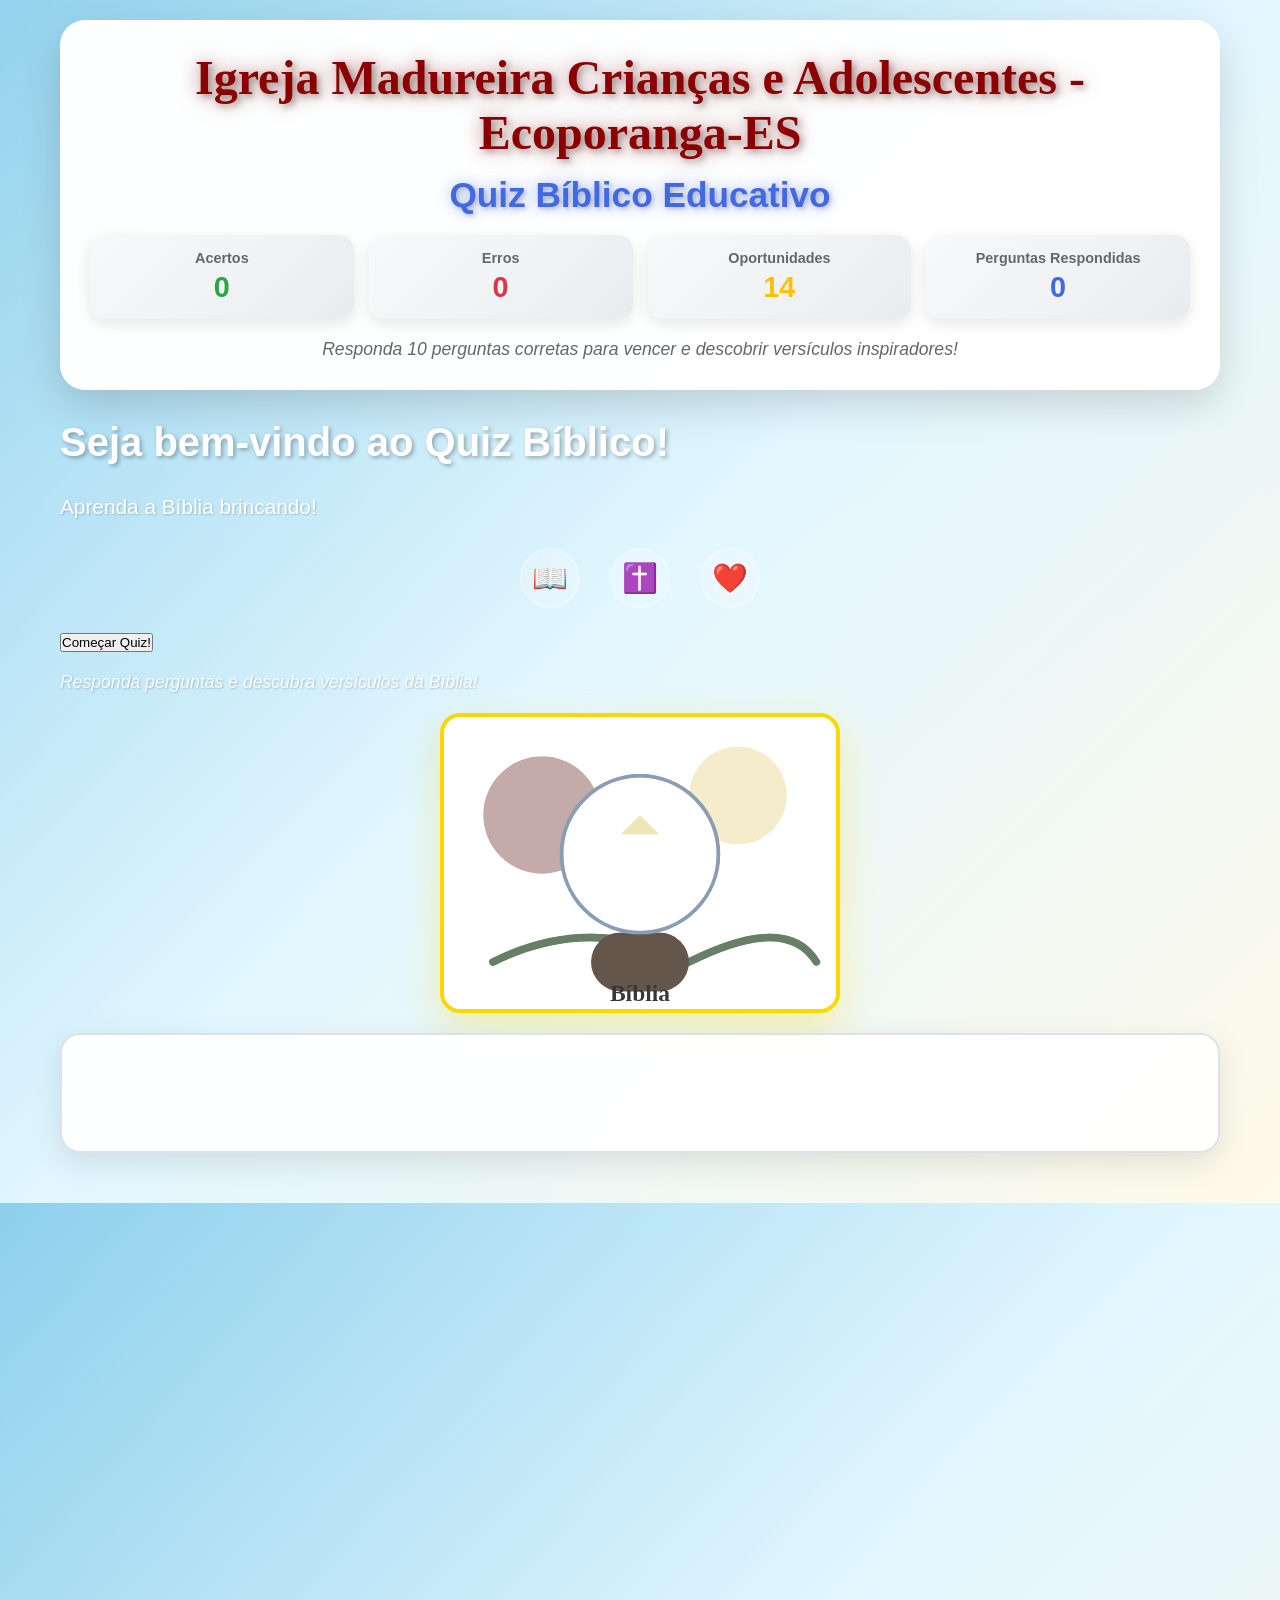
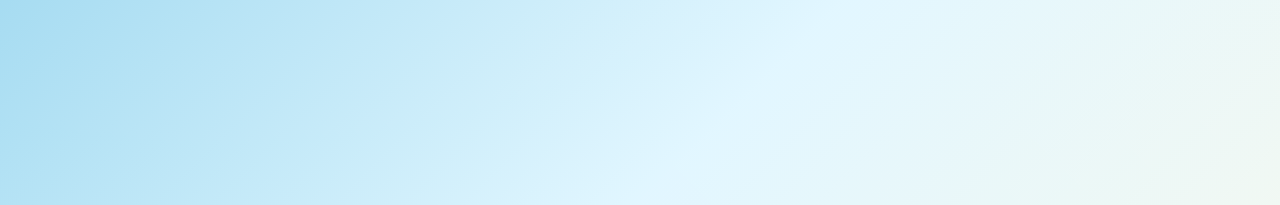
<file: jogo.html>
<!DOCTYPE html>
<html lang="pt-BR">
<head>
    <meta charset="UTF-8">
    <meta name="viewport" content="width=device-width, initial-scale=1.0">
    <title>Quiz Bíblico Educativo - Conhecimento da Bíblia</title>
    <link rel="stylesheet" href="style.css">
</head>
<body>
    <!-- Container principal do jogo - QUIZ PURO -->
    <div class="container-jogo">
        <!-- Cabeçalho do jogo -->
        <header class="header-jogo">
<h1 class="titulo-jogo" style="font-size: 3rem !important; color: #8B0000 !important; text-shadow: 3px 3px 6px rgba(0,0,0,0.3), 0 0 20px rgba(139,0,0,0.5) !important;">Igreja Madureira Crianças e Adolescentes - Ecoporanga-ES</h1>
<h2 class="subtitulo-jogo" style="font-size: 2.2rem !important; color: #4169E1 !important; text-shadow: 2px 2px 4px rgba(0,0,0,0.2), 0 0 15px rgba(65,105,225,0.5) !important;">Quiz Bíblico Educativo</h2>
            
            <!-- Placar - Quiz Only -->
            <div class="placar">
                <div class="placar-item">
                    <div class="placar-label">Acertos</div>
                    <div class="placar-valor acertos" id="acertos">0</div>
                </div>
                <div class="placar-item">
                    <div class="placar-label">Erros</div>
                    <div class="placar-valor erros" id="erros">0</div>
                </div>
                <div class="placar-item">
                    <div class="placar-label">Oportunidades</div>
                    <div class="placar-valor oportunidades" id="oportunidades">14</div>
                </div>
                <div class="placar-item">
                    <div class="placar-label">Perguntas Respondidas</div>
                    <div class="placar-valor perguntas" id="perguntas-respondidas">0</div>
                </div>
            </div>
            
            <!-- Texto motivacional - Quiz Focus -->
            <p class="texto-motivacional" id="texto-motivacional">
                Responda 10 perguntas corretas para vencer e descobrir versículos inspiradores!
            </p>
        </header>

        <!-- Área principal do jogo -->
        <main class="area-jogo">
            <!-- Área de boas-vindas -->
            <section class="area-boas-vindas">
                <div class="welcome-card">
                    <h2 class="welcome-titulo">Seja bem-vindo ao Quiz Bíblico!</h2>
                    <div class="welcome-conteudo">
                        <p class="welcome-texto">Aprenda a Bíblia brincando!</p>
                        <div class="welcome-icones">
                            <div class="icone">📖</div>
                            <div class="icone">✝️</div>
                            <div class="icone">❤️</div>
                        </div>
                        <button class="btn-comecar-quiz" onclick="iniciarQuiz()">Começar Quiz!</button>
                        <p class="welcome-instrucao">Responda perguntas e descubra versículos da Bíblia!</p>
                    </div>
                </div>
            </section>

            <!-- Área da pergunta (hidden initially) -->
            <section class="area-pergunta" style="display: none;">
                <h2 class="titulo-pergunta">Pergunta Bíblica</h2>
                <div class="pergunta-texto" id="pergunta-texto">Carregando pergunta...</div>
                <div class="alternativas" id="alternativas">
                    <!-- Alternativas geradas dinamicamente -->
                </div>
            </section>
            
            <!-- Puzzle Visual Estático - Public Domain -->
            <div id="puzzle-visual" class="puzzle-frame">
                <div class="puzzle-slots">
                    <div class="slot" id="slot-1"></div>
                    <div class="slot" id="slot-2"></div>
                    <div class="slot" id="slot-3"></div>
                    <div class="slot" id="slot-4"></div>
                    <div class="slot" id="slot-5"></div>
                    <div class="slot" id="slot-6"></div>
                    <div class="slot" id="slot-7"></div>
                    <div class="slot" id="slot-8"></div>
                    <div class="slot" id="slot-9"></div>
                    <div class="slot" id="slot-10"></div>
                </div>
                <div class="puzzle-bg"></div>
            </div>
        </main>

        <!-- Área de feedback -->
        <section class="area-feedback">
            <div class="feedback-mensagem" id="feedback-mensagem">
                <!-- Feedback dinâmico aqui -->
            </div>
        </section>

        <!-- Botão próxima pergunta -->
        <button class="btn-proxima" id="btn-proxima" style="display: none;" disabled onclick="proximaPergunta()">
            Próxima Pergunta
        </button>
    </div>

    <!-- Modal de resultado final -->
    <div class="modal" id="modal-resultado">
        <div class="modal-conteudo">
            <h2 class="modal-titulo" id="modal-titulo"><!-- Título dinâmico --></h2>
            <p class="modal-mensagem" id="modal-mensagem"><!-- Mensagem dinâmica --></p>
            
            <!-- Quiz puro - sem imagem puzzle -->
            
            <!-- Estatísticas finais -->
            <div class="modal-estatisticas">
                <div class="estatistica-item">
                    <span class="estatistica-label">Total Acertos:</span>
                    <span class="estatistica-valor" id="estatistica-acertos">0</span>
                </div>
                <div class="estatistica-item">
                    <span class="estatistica-label">Total Erros:</span>
                    <span class="estatistica-valor" id="estatistica-erros">0</span>
                </div>
                <div class="estatistica-item">
                    <span class="estatistica-label">Perguntas Respondidas:</span>
                    <span class="estatistica-valor" id="estatistica-perguntas">0</span>
                </div>
                <div class="estatistica-item">
                    <span class="estatistica-label">Oportunidades Usadas:</span>
                    <span class="estatistica-valor" id="estatistica-oportunidades">0</span>
                </div>
            </div>
            
            <button class="btn-jogar-novamente" onclick="jogarNovamente()">
                Jogar Novamente
            </button>
        </div>
    </div>

    <!-- Título visível - Debug -->
    <script>
        console.log('jogo.html carregado - Título deve aparecer!');
        document.addEventListener('DOMContentLoaded', () => {
            console.log('Título jogo.html:', document.querySelector('.titulo-jogo')?.textContent);
        });
    </script>
    <!-- Script principal - Quiz Only -->
    <script src="script-corrigido.js"></script>
</body>
</html>
</file>
<file: style.css>
/* ============================================
   ESTILOS GLOBAIS E CONFIGURAÇÕES BASE
   ============================================ */

/* ============================================
   MODAL DE VERSÍCULOS BÍBLICOS
   ============================================ */

.modal-versiculo {
    position: fixed;
    top: 0;
    left: 0;
    width: 100%;
    height: 100%;
    background: rgba(0, 0, 0, 0.8);
    display: flex;
    justify-content: center;
    align-items: center;
    z-index: 1000;
    opacity: 0;
    transition: opacity 0.3s ease-in-out;
}

.modal-versiculo-content {
    background: linear-gradient(135deg, #fff8dc 0%, #fffacd 100%);
    border-radius: 20px;
    padding: 30px;
    max-width: 90%;
    max-height: 80%;
    text-align: center;
    box-shadow: 0 10px 30px rgba(0, 0, 0, 0.3);
    border: 3px solid #ffd700;
    position: relative;
    animation: brilharSuave 2s infinite;
}

.versiculo-texto {
    margin-bottom: 20px;
}

.versiculo-principal {
    font-family: 'Georgia', serif;
    font-size: 1.4rem;
    color: #2c3e50;
    line-height: 1.6;
    margin-bottom: 15px;
    font-weight: 500;
    text-shadow: 1px 1px 2px rgba(0, 0, 0, 0.1);
}

.versiculo-referencia {
    font-family: 'Arial', sans-serif;
    font-size: 1.1rem;
    color: #e74c3c;
    font-weight: bold;
    font-style: italic;
}

.versiculo-fechar {
    background: linear-gradient(135deg, #3498db, #2980b9);
    color: white;
    border: none;
    padding: 12px 30px;
    border-radius: 25px;
    font-size: 1.1rem;
    cursor: pointer;
    transition: all 0.3s ease;
    box-shadow: 0 4px 15px rgba(52, 152, 219, 0.3);
    font-weight: bold;
}

.versiculo-fechar:hover {
    background: linear-gradient(135deg, #2980b9, #3498db);
    transform: translateY(-2px);
    box-shadow: 0 6px 20px rgba(52, 152, 219, 0.4);
}

.versiculo-fechar:active {
    transform: translateY(0);
}

@keyframes brilharSuave {
    0%, 100% {
        box-shadow: 0 10px 30px rgba(0, 0, 0, 0.3), 0 0 20px rgba(255, 215, 0, 0.3);
    }
    50% {
        box-shadow: 0 10px 30px rgba(0, 0, 0, 0.3), 0 0 30px rgba(255, 215, 0, 0.5);
    }
}

/* ============================================
   ÁREA DE BOAS-VINDAS
   ============================================ */

.area-boas-vindas {\n    width: 100vw;\n    height: 100vh;\n    display: flex;\n    align-items: center;\n    justify-content: center;\n    margin: 0;\n    padding: 20px;\n}

.welcome-card {\n    background: linear-gradient(135deg, #667eea 0%, #764ba2 100%);\n    border-radius: 30px;\n    padding: 60px 40px;\n    box-shadow: 0 25px 50px rgba(102, 126, 234, 0.4);\n    border: 4px solid rgba(255, 255, 255, 0.3);\n    text-align: center;\n    position: relative;\n    overflow: hidden;\n    animation: welcomeBrilho 3s ease-in-out infinite;\n    max-width: 600px;\n    width: 90%;\n}

.welcome-card::before {
    content: '';
    position: absolute;
    top: -50%;
    left: -50%;
    width: 200%;
    height: 200%;
    background: linear-gradient(45deg, transparent, rgba(255, 255, 255, 0.1), transparent);
    animation: welcomeBrilhoMove 4s linear infinite;
}

.welcome-titulo {
    color: white;
    font-size: 2.5rem;
    margin: 0 0 25px 0;
    text-shadow: 2px 2px 4px rgba(0, 0, 0, 0.3);
    font-weight: bold;
    position: relative;
    z-index: 1;
}

.welcome-conteudo {
    position: relative;
    z-index: 1;
}

.welcome-texto {
    color: white;
    font-size: 1.3rem;
    margin: 0 0 20px 0;
    text-shadow: 1px 1px 2px rgba(0, 0, 0, 0.2);
    line-height: 1.6;
}

.welcome-icones {
    display: flex;
    justify-content: center;
    gap: 30px;
    margin: 25px 0;
}

.icone {
    width: 60px;
    height: 60px;
    background: rgba(255, 255, 255, 0.2);
    border-radius: 50%;
    display: flex;
    align-items: center;
    justify-content: center;
    font-size: 1.8rem;
    color: white;
    backdrop-filter: blur(10px);
    border: 2px solid rgba(255, 255, 255, 0.3);
    transition: all 0.3s ease;
}

.icone:hover {
    transform: scale(1.1) rotate(10deg);
    background: rgba(255, 255, 255, 0.3);
}

.welcome-instrucao {
    color: rgba(255, 255, 255, 0.9);
    font-size: 1.1rem;
    margin: 20px 0 0 0;
    font-style: italic;
    text-shadow: 1px 1px 2px rgba(0, 0, 0, 0.2);
}

@keyframes welcomeBrilho {
    0%, 100% {
        box-shadow: 0 15px 35px rgba(102, 126, 234, 0.3);
    }
    50% {
        box-shadow: 0 15px 45px rgba(102, 126, 234, 0.5);
    }
}

@keyframes welcomeBrilhoMove {
    0% {
        transform: translateX(-100%) translateY(-100%) rotate(45deg);
    }
    100% {
        transform: translateX(100%) translateY(100%) rotate(45deg);
    }
}

/* ============================================
   ÁREA DE MENSAGENS (para feedback de respostas)
   ============================================ */

.area-feedback {
    background: linear-gradient(135deg, #f8f9fa 0%, #e9ecef 100%);
    border-radius: 20px;
    padding: 30px;
    margin-bottom: 30px;
    box-shadow: 0 8px 25px rgba(0, 0, 0, 0.1);
    border: 2px solid #dee2e6;
    min-height: 150px;
    display: flex;
    flex-direction: column;
    justify-content: center;
    align-items: center;
    text-align: center;
}

.mensagem-sucesso {
    background: linear-gradient(135deg, #4CAF50, #45a049, #81C784);
    color: white;
    padding: 30px;
    border-radius: 15px;
    box-shadow: 0 8px 25px rgba(76, 175, 80, 0.4);
    border: 2px solid #2E7D32;
    animation: sucessoPulso 0.6s ease-in-out infinite alternate;
    max-width: 600px;
    width: 100%;
}

.mensagem-sucesso h2 {
    font-size: 2rem;
    margin: 0 0 15px 0;
    text-shadow: 2px 2px 4px rgba(0, 0, 0, 0.3);
}

.mensagem-sucesso .parabens {
    font-size: 1.8rem;
    font-weight: bold;
    margin: 0 0 20px 0;
    text-shadow: 2px 2px 4px rgba(0, 0, 0, 0.3);
}

.mensagem-sucesso .versiculo {
    background: rgba(255, 255, 255, 0.2);
    padding: 15px;
    border-radius: 10px;
    margin-top: 15px;
}

.mensagem-sucesso .versiculo p {
    font-size: 1.1rem;
    margin: 0 0 8px 0;
    font-style: italic;
    line-height: 1.4;
}

.mensagem-sucesso .versiculo small {
    font-size: 0.9rem;
    opacity: 0.9;
}

.mensagem-erro {
    background: linear-gradient(135deg, #FF6B6B, #FF5252, #FF8A80);
    color: white;
    padding: 30px;
    border-radius: 15px;
    box-shadow: 0 8px 25px rgba(255, 107, 107, 0.4);
    border: 2px solid #D32F2F;
    max-width: 600px;
    width: 100%;
}

.mensagem-erro h2 {
    font-size: 2rem;
    margin: 0 0 15px 0;
    text-shadow: 2px 2px 4px rgba(0, 0, 0, 0.3);
}

.mensagem-erro .dica {
    font-size: 1.2rem;
    margin: 0 0 15px 0;
    font-weight: 600;
    text-shadow: 1px 1px 2px rgba(0, 0, 0, 0.2);
}

.mensagem-erro .tente-novamente {
    font-size: 1.1rem;
    margin: 0;
    opacity: 0.9;
}

@keyframes sucessoPulso {
    0% {
        transform: scale(1);
        box-shadow: 0 8px 25px rgba(76, 175, 80, 0.4);
    }
    100% {
        transform: scale(1.02);
        box-shadow: 0 8px 30px rgba(76, 175, 80, 0.6);
    }
}

/* ============================================
   MODAL DE EVOLUÇÃO
   ============================================ */

.modal-evolucao {
    position: fixed;
    top: 0;
    left: 0;
    width: 100%;
    height: 100%;
    background: rgba(0, 0, 0, 0.8);
    display: flex;
    justify-content: center;
    align-items: center;
    z-index: 10000;
    opacity: 0;
    transition: all 0.5s ease;
}

.modal-evolucao.visivel {
    opacity: 1;
}

.modal-evolucao-conteudo {
    background: linear-gradient(135deg, #667eea 0%, #764ba2 100%);
    border-radius: 25px;
    padding: 50px;
    max-width: 500px;
    width: 90%;
    text-align: center;
    box-shadow: 0 25px 50px rgba(0, 0, 0, 0.3);
    border: 3px solid rgba(255, 255, 255, 0.2);
    transform: scale(0.8);
    transition: all 0.5s ease;
}

.modal-evolucao.visivel .modal-evolucao-conteudo {
    transform: scale(1);
}

.evolucao-icones {
    display: flex;
    justify-content: center;
    align-items: center;
    gap: 20px;
    margin-bottom: 30px;
}

.icone-evolucao {
    width: 60px;
    height: 60px;
    background: rgba(255, 255, 255, 0.2);
    border-radius: 50%;
    display: flex;
    align-items: center;
    justify-content: center;
    font-size: 1.5rem;
    font-weight: bold;
    color: white;
    backdrop-filter: blur(10px);
    border: 2px solid rgba(255, 255, 255, 0.3);
}

.seta-evolucao {
    color: white;
    font-size: 2rem;
    animation: setaPulso 1s ease-in-out infinite;
}

@keyframes setaPulso {
    0%, 100% {
        transform: translateX(0);
    }
    50% {
        transform: translateX(5px);
    }
}

.evolucao-titulo {
    color: white;
    font-size: 2.5rem;
    margin: 0 0 15px 0;
    text-shadow: 2px 2px 4px rgba(0, 0, 0, 0.3);
    animation: tituloBrilho 2s ease-in-out infinite;
}

@keyframes tituloBrilho {
    0%, 100% {
        text-shadow: 2px 2px 4px rgba(0, 0, 0, 0.3);
    }
    50% {
        text-shadow: 2px 2px 20px rgba(255, 255, 255, 0.5);
    }
}

.evolucao-mensagem {
    color: rgba(255, 255, 255, 0.9);
    font-size: 1.2rem;
    margin: 0 0 30px 0;
    line-height: 1.5;
}

.evolucao-contador {
    margin: 30px 0;
}

.contador-circulo {
    width: 100px;
    height: 100px;
    background: rgba(255, 255, 255, 0.2);
    border-radius: 50%;
    display: flex;
    align-items: center;
    justify-content: center;
    margin: 0 auto 15px auto;
    backdrop-filter: blur(10px);
    border: 3px solid rgba(255, 255, 255, 0.3);
    animation: contadorPulso 1s ease-in-out infinite;
}

@keyframes contadorPulso {
    0%, 100% {
        transform: scale(1);
    }
    50% {
        transform: scale(1.1);
    }
}

.contador-numero {
    font-size: 3rem;
    font-weight: bold;
    color: white;
    text-shadow: 2px 2px 4px rgba(0, 0, 0, 0.3);
}

.contador-texto {
    color: rgba(255, 255, 255, 0.8);
    font-size: 1rem;
    margin: 0;
    font-style: italic;
}

.evolucao-progresso {
    margin-top: 20px;
}

.progresso-barra {
    width: 100%;
    height: 8px;
    background: rgba(255, 255, 255, 0.2);
    border-radius: 4px;
    overflow: hidden;
    backdrop-filter: blur(10px);
}

.progresso-preenchimento {
    height: 100%;
    background: linear-gradient(90deg, #4CAF50, #45a049, #81C784);
    width: 0%;
    transition: width 1s ease;
    border-radius: 4px;
}

/* ============================================
   ESTILOS DO JOGO AVANÇADO
   ============================================ */

.nivel-indicador {
    background: linear-gradient(135deg, #FFD700, #FFA500);
    border-radius: 15px;
    padding: 15px 25px;
    margin-bottom: 20px;
    text-align: center;
    box-shadow: 0 5px 15px rgba(255, 215, 0, 0.3);
}

.nivel-texto {
    color: #8B4513;
    font-size: 1.2rem;
    font-weight: bold;
    margin-bottom: 10px;
    text-shadow: 1px 1px 2px rgba(255, 255, 255, 0.5);
}

.nivel-progresso {
    width: 100%;
    height: 8px;
    background: rgba(255, 255, 255, 0.3);
    border-radius: 4px;
    overflow: hidden;
}

.nivel-barra {
    height: 100%;
    background: linear-gradient(90deg, #4CAF50, #45a049, #81C784);
    width: 0%;
    transition: width 0.5s ease;
    border-radius: 4px;
}

.area-livro {
    background: linear-gradient(135deg, #f8f9fa 0%, #e9ecef 100%);
    border-radius: 20px;
    padding: 40px;
    margin-bottom: 30px;
    box-shadow: 0 8px 25px rgba(0, 0, 0, 0.1);
    border: 2px solid #dee2e6;
    text-align: center;
    min-height: 300px;
    display: flex;
    align-items: center;
    justify-content: center;
}

.titulo-livro {
    color: #495057;
    font-size: 2rem;
    margin-bottom: 30px;
    text-shadow: 1px 1px 2px rgba(0, 0, 0, 0.1);
}

.livro-selecao p {
    color: #6c757d;
    font-size: 1.2rem;
    margin-bottom: 30px;
}

.btn-sortear {
    background: linear-gradient(135deg, #667eea 0%, #764ba2 100%);
    color: white;
    border: none;
    padding: 20px 40px;
    border-radius: 15px;
    font-size: 1.3rem;
    font-weight: bold;
    cursor: pointer;
    transition: all 0.3s ease;
    box-shadow: 0 8px 25px rgba(102, 126, 234, 0.3);
    display: flex;
    align-items: center;
    gap: 15px;
    margin: 0 auto;
}

.btn-sortear:hover {
    transform: translateY(-3px);
    box-shadow: 0 12px 35px rgba(102, 126, 234, 0.4);
}

.btn-icono {
    font-size: 1.5rem;
}

.livro-info {
    background: linear-gradient(135deg, #e3f2fd 0%, #bbdefb 100%);
    border-radius: 15px;
    padding: 20px;
    margin-bottom: 30px;
    text-align: center;
    border: 2px solid #2196F3;
}

.livro-nome {
    color: #1565C0;
    font-size: 2rem;
    margin: 0 0 10px 0;
    font-weight: bold;
}

.livro-descricao {
    color: #1976D2;
    font-size: 1.1rem;
    margin: 0;
    line-height: 1.5;
}

.pergunta-timer {
    position: absolute;
    top: 20px;
    right: 20px;
    width: 80px;
    height: 80px;
}

.timer-circulo {
    width: 100%;
    height: 100%;
    background: rgba(255, 255, 255, 0.2);
    border-radius: 50%;
    position: relative;
    overflow: hidden;
    backdrop-filter: blur(10px);
    border: 3px solid rgba(255, 255, 255, 0.3);
}

.timer-preenchimento {
    position: absolute;
    bottom: 0;
    left: 0;
    width: 100%;
    background: #4CAF50;
    transition: height 1s linear, background 0.3s ease;
    border-radius: 0;
}

.timer-texto {
    position: absolute;
    top: 50%;
    left: 50%;
    transform: translate(-50%, -50%);
    font-size: 1.5rem;
    font-weight: bold;
    color: white;
    text-shadow: 2px 2px 4px rgba(0, 0, 0, 0.3);
}

.area-dicas {
    margin-top: 20px;
    text-align: center;
}

.btn-dica {
    background: linear-gradient(135deg, #FFA726, #FF9800);
    color: white;
    border: none;
    padding: 15px 30px;
    border-radius: 10px;
    font-size: 1rem;
    font-weight: bold;
    cursor: pointer;
    transition: all 0.3s ease;
    box-shadow: 0 5px 15px rgba(255, 152, 0, 0.3);
    display: inline-flex;
    align-items: center;
    gap: 10px;
}

.btn-dica:hover:not(.desabilitado) {
    transform: translateY(-2px);
    box-shadow: 0 8px 20px rgba(255, 152, 0, 0.4);
}

.btn-dica.desabilitado {
    opacity: 0.5;
    cursor: not-allowed;
}

.dica-texto {
    background: linear-gradient(135deg, #FFF3E0, #FFE0B2);
    color: #E65100;
    padding: 15px;
    border-radius: 10px;
    margin-top: 15px;
    font-weight: 600;
    border: 2px solid #FF9800;
    animation: dicaPulso 0.5s ease;
}

@keyframes dicaPulso {
    0% {
        transform: scale(0.9);
        opacity: 0;
    }
    100% {
        transform: scale(1);
        opacity: 1;
    }
}

.area-medalhas {
    background: linear-gradient(135deg, #f8f9fa 0%, #e9ecef 100%);
    border-radius: 20px;
    padding: 30px;
    margin-bottom: 30px;
    box-shadow: 0 8px 25px rgba(0, 0, 0, 0.1);
    border: 2px solid #dee2e6;
}

.medalhas-titulo {
    color: #495057;
    font-size: 1.5rem;
    margin-bottom: 20px;
    text-align: center;
    text-shadow: 1px 1px 2px rgba(0, 0, 0, 0.1);
}

.medalhas-container {
    display: flex;
    justify-content: center;
    gap: 20px;
    flex-wrap: wrap;
}

.medalha-conquistada {
    background: linear-gradient(135deg, #FFD700, #FFA500);
    border-radius: 15px;
    padding: 20px;
    text-align: center;
    box-shadow: 0 8px 25px rgba(255, 215, 0, 0.4);
    border: 2px solid #FF8C00;
    min-width: 120px;
    animation: medalhaConquistada 0.8s ease;
}

@keyframes medalhaConquistada {
    0% {
        transform: scale(0) rotate(180deg);
        opacity: 0;
    }
    50% {
        transform: scale(1.2) rotate(90deg);
    }
    100% {
        transform: scale(1) rotate(0deg);
        opacity: 1;
    }
}

.medalha-vazia {
    background: linear-gradient(135deg, #e9ecef, #dee2e6);
    border-radius: 15px;
    padding: 20px;
    text-align: center;
    border: 2px dashed #adb5bd;
    min-width: 120px;
    opacity: 0.6;
}

.medalha-icone {
    font-size: 2rem;
    margin-bottom: 10px;
}

.medalha-texto {
    font-size: 1.5rem;
    font-weight: bold;
    color: #8B4513;
    margin-bottom: 5px;
}

.medalha-conquistada small {
    color: #8B4513;
    font-weight: 600;
}

.medalha-vazia small {
    color: #6c757d;
    font-style: italic;
}

.area-ranking {
    background: linear-gradient(135deg, #f8f9fa 0%, #e9ecef 100%);
    border-radius: 20px;
    padding: 30px;
    margin-bottom: 30px;
    box-shadow: 0 8px 25px rgba(0, 0, 0, 0.1);
    border: 2px solid #dee2e6;
}

.ranking-titulo {
    color: #495057;
    font-size: 1.5rem;
    margin-bottom: 20px;
    text-align: center;
    text-shadow: 1px 1px 2px rgba(0, 0, 0, 0.1);
}

.ranking-container {
    display: flex;
    flex-direction: column;
    gap: 10px;
}

.ranking-item {
    background: white;
    border-radius: 10px;
    padding: 15px;
    display: flex;
    justify-content: space-between;
    align-items: center;
    box-shadow: 0 2px 8px rgba(0, 0, 0, 0.1);
    border: 1px solid #dee2e6;
}

.ranking-item:nth-child(1) {
    background: linear-gradient(135deg, #FFD700, #FFA500);
    color: white;
    font-weight: bold;
}

.ranking-item:nth-child(2) {
    background: linear-gradient(135deg, #C0C0C0, #B8B8B8);
    color: white;
    font-weight: bold;
}

.ranking-item:nth-child(3) {
    background: linear-gradient(135deg, #CD7F32, #B87333);
    color: white;
    font-weight: bold;
}

.ranking-posicao {
    font-weight: bold;
    font-size: 1.2rem;
    min-width: 40px;
}

.ranking-nome {
    flex: 1;
    text-align: center;
}

.ranking-pontos {
    font-weight: bold;
    min-width: 80px;
    text-align: right;
}

.modal-medalha {
    background: linear-gradient(135deg, #FFD700, #FFA500);
    border-radius: 15px;
    padding: 20px;
    margin: 20px 0;
    text-align: center;
    box-shadow: 0 8px 25px rgba(255, 215, 0, 0.4);
    border: 2px solid #FF8C00;
    display: none;
}

.modal-medalha .medalha-icone {
    font-size: 3rem;
    margin-bottom: 10px;
    color: white;
}

.modal-medalha .medalha-texto {
    color: white;
    font-weight: bold;
    font-size: 1.1rem;
    margin: 0;
}

.modal-titulo.neutro {
    background: linear-gradient(135deg, #6c757d, #495057);
    color: white;
}

* {
    margin: 0;
    padding: 0;
    box-sizing: border-box;
}

body {
    font-family: 'Comic Sans MS', 'Segoe UI', Tahoma, Geneva, Verdana, sans-serif;
    background: linear-gradient(135deg, #87CEEB 0%, #E0F6FF 50%, #FFF9E6 100%);
    min-height: 100vh;
    overflow-x: hidden;
    position: relative;
}

/* ============================================
   TELA INICIAL - ESTILOS
   ============================================ */

/* Header com elementos decorativos */
.header-home {
    position: absolute;
    top: 0;
    left: 0;
    width: 100%;
    height: 100%;
    pointer-events: none;
    z-index: 1;
}

/* Nuvens animadas */
.nuvens {
    position: absolute;
    width: 100%;
    height: 100%;
}

.nuvem {
    position: absolute;
    background: white;
    border-radius: 100px;
    opacity: 0.8;
    animation: flutuar 20s infinite ease-in-out;
}

.nuvem::before,
.nuvem::after {
    content: '';
    position: absolute;
    background: white;
    border-radius: 100px;
}

.nuvem1 {
    width: 100px;
    height: 40px;
    top: 20%;
    left: 10%;
    animation-delay: 0s;
}

.nuvem1::before {
    width: 50px;
    height: 50px;
    top: -25px;
    left: 10px;
}

.nuvem1::after {
    width: 60px;
    height: 40px;
    top: -15px;
    right: 10px;
}

.nuvem2 {
    width: 80px;
    height: 35px;
    top: 40%;
    right: 20%;
    animation-delay: 5s;
}

.nuvem2::before {
    width: 40px;
    height: 40px;
    top: -20px;
    left: 15px;
}

.nuvem2::after {
    width: 50px;
    height: 35px;
    top: -10px;
    right: 15px;
}

.nuvem3 {
    width: 120px;
    height: 45px;
    top: 60%;
    left: 30%;
    animation-delay: 10s;
}

.nuvem3::before {
    width: 60px;
    height: 60px;
    top: -30px;
    left: 20px;
}

.nuvem3::after {
    width: 70px;
    height: 45px;
    top: -15px;
    right: 20px;
}

/* Estrelas */
.estrelas {
    position: absolute;
    width: 100%;
    height: 100%;
}

.estrela {
    position: absolute;
    width: 0;
    height: 0;
    border-right: 10px solid transparent;
    border-bottom: 7px solid #FFD700;
    border-left: 10px solid transparent;
    transform: rotate(35deg);
    animation: piscar 3s infinite ease-in-out;
}

.estrela::before {
    content: '';
    position: absolute;
    height: 0;
    width: 0;
    top: -4px;
    left: -6px;
    border-bottom: 8px solid #FFD700;
    border-left: 3px solid transparent;
    border-right: 3px solid transparent;
    transform: rotate(-35deg);
}

.estrela::after {
    content: '';
    position: absolute;
    width: 0;
    height: 0;
    top: 0px;
    left: -10px;
    border-right: 10px solid transparent;
    border-bottom: 7px solid #FFD700;
    border-left: 10px solid transparent;
    transform: rotate(-70deg);
}

.estrela1 { top: 10%; left: 15%; animation-delay: 0s; }
.estrela2 { top: 25%; right: 25%; animation-delay: 1s; }
.estrela3 { top: 45%; left: 35%; animation-delay: 2s; }
.estrela4 { top: 65%; right: 15%; animation-delay: 0.5s; }

/* Arco-íris */
.arco-iris {
    position: absolute;
    bottom: 20%;
    left: 50%;
    transform: translateX(-50%);
    width: 300px;
    height: 150px;
    display: flex;
    justify-content: center;
    align-items: flex-end;
}

.arco {
    position: absolute;
    border-radius: 150px 150px 0 0;
    opacity: 0.7;
}

.arco1 {
    width: 300px;
    height: 150px;
    background: linear-gradient(180deg, #FF0000, #FF7F00);
    z-index: 5;
}

.arco2 {
    width: 270px;
    height: 135px;
    background: linear-gradient(180deg, #FF7F00, #FFFF00);
    z-index: 4;
}

.arco3 {
    width: 240px;
    height: 120px;
    background: linear-gradient(180deg, #FFFF00, #00FF00);
    z-index: 3;
}

.arco4 {
    width: 210px;
    height: 105px;
    background: linear-gradient(180deg, #00FF00, #0000FF);
    z-index: 2;
}

.arco5 {
    width: 180px;
    height: 90px;
    background: linear-gradient(180deg, #0000FF, #4B0082);
    z-index: 1;
}

/* Conteúdo principal da tela inicial */
.main-home {
    position: relative;
    z-index: 10;
    display: flex;
    justify-content: center;
    align-items: center;
    min-height: 100vh;
    padding: 20px;
}

.container-home {
    width: 100%;
    max-width: 600px;
}

.card-home {
    background: rgba(255, 255, 255, 0.98);
    border-radius: 25px;
    padding: 40px 30px;
    box-shadow: 0 20px 40px rgba(0, 0, 0, 0.15);
    backdrop-filter: blur(10px);
    border: 2px solid rgba(255, 255, 255, 0.3);
    text-align: center;
    position: relative;
    overflow: hidden;
    z-index: 100;
}

.card-home::before {
    content: '';
    position: absolute;
    top: -50%;
    left: -50%;
    width: 200%;
    height: 200%;
    background: linear-gradient(45deg, transparent, rgba(255, 255, 255, 0.1), transparent);
    transform: rotate(45deg);
    animation: brilho-card 3s infinite;
}

/* Título principal */
.titulo-igreja {
    font-size: 2.5rem;
    color: #228B22;
    margin-bottom: 15px;
    text-shadow: 2px 2px 4px rgba(0, 0, 0, 0.3), 0 0 20px rgba(34, 139, 34, 0.5);
    font-weight: bold;
    font-family: 'Georgia', serif;
    text-align: center;
    position: relative;
    z-index: 100;
    animation: tituloGlow 2s ease-in-out infinite alternate;
}

.titulo-principal {
    margin-bottom: 20px;
    font-weight: bold;
    text-shadow: 2px 2px 4px rgba(0, 0, 0, 0.1);
}

.titulo-linha1 {
    display: block;
    font-size: 3rem;
    color: #4169E1;
    margin-bottom: 8px;
    text-shadow: 2px 2px 4px rgba(0, 0, 0, 0.2);
    position: relative;
    z-index: 100;
    animation: tituloPulse 3s ease-in-out infinite;
}

.titulo-linha2 {
    display: block;
    font-size: 3.5rem;
    color: #FF69B4;
    background: linear-gradient(45deg, #FF69B4, #9370DB);
    -webkit-background-clip: text;
    -webkit-text-fill-color: transparent;
    background-clip: text;
    text-shadow: 2px 2px 4px rgba(0, 0, 0, 0.2);
    position: relative;
    z-index: 100;
    animation: tituloPulse 3s ease-in-out infinite;
}

/* Subtítulo */
.subtitulo {
    font-size: 1.2rem;
    color: #666;
    margin-bottom: 30px;
    line-height: 1.4;
}

/* Área visual com elementos infantis cristãos */
.area-visual {
    position: relative;
    height: 150px;
    margin: 30px 0;
    display: flex;
    justify-content: center;
    align-items: center;
}

.icone-cristao {
    position: absolute;
    top: 50%;
    left: 50%;
    transform: translate(-50%, -50%);
}

.cruz-simples {
    width: 30px;
    height: 50px;
    background: linear-gradient(180deg, #FFD700, #FFA500);
    position: relative;
    border-radius: 5px;
    box-shadow: 0 5px 15px rgba(255, 215, 0, 0.3);
}

.cruz-simples::before {
    content: '';
    position: absolute;
    top: 10px;
    left: -10px;
    width: 50px;
    height: 30px;
    background: linear-gradient(180deg, #FFD700, #FFA500);
    border-radius: 5px;
}

/* Animais amigáveis */
.animais-amigaveis {
    position: absolute;
    width: 100%;
    height: 100%;
    pointer-events: none;
}

.animal {
    position: absolute;
    opacity: 0;
    transform: translateY(20px);
    transition: all 0.6s ease;
}

.animal.ovelha {
    width: 40px;
    height: 35px;
    background: white;
    border-radius: 50%;
    top: 20%;
    left: 20%;
    box-shadow: 0 5px 10px rgba(0, 0, 0, 0.1);
}

.animal.ovelha::before {
    content: ' fluffy ';
    position: absolute;
    top: -5px;
    left: 50%;
    transform: translateX(-50%);
    font-size: 8px;
    color: #ccc;
}

.animal.leaozinho {
    width: 35px;
    height: 35px;
    background: linear-gradient(135deg, #FFD700, #FFA500);
    border-radius: 50%;
    top: 60%;
    right: 25%;
    box-shadow: 0 5px 10px rgba(255, 165, 0, 0.3);
}

.animal.leaozinho::before {
    content: ' rawr ';
    position: absolute;
    top: -5px;
    left: 50%;
    transform: translateX(-50%);
    font-size: 8px;
    color: #FF6347;
}

.animal.passarinho {
    width: 25px;
    height: 25px;
    background: linear-gradient(135deg, #87CEEB, #4169E1);
    border-radius: 50% 50% 50% 50% / 60% 60% 40% 40%;
    top: 30%;
    right: 20%;
    box-shadow: 0 3px 8px rgba(65, 105, 225, 0.3);
}

.animal.passarinho::before {
    content: ' tweet ';
    position: absolute;
    top: -5px;
    left: 50%;
    transform: translateX(-50%);
    font-size: 6px;
    color: #4169E1;
}

/* Brilhos */
.brilhos {
    position: absolute;
    width: 100%;
    height: 100%;
    pointer-events: none;
}

.brilho {
    position: absolute;
    width: 4px;
    height: 4px;
    background: #FFD700;
    border-radius: 50%;
    opacity: 0;
    animation: brilhar 2s infinite ease-in-out;
}

.brilho1 { top: 10%; left: 30%; animation-delay: 0s; }
.brilho2 { top: 50%; right: 20%; animation-delay: 0.7s; }
.brilho3 { bottom: 20%; left: 40%; animation-delay: 1.4s; }

/* Botão principal */
.btn-iniciar {
    position: relative;
    background: linear-gradient(135deg, #4169E1, #9370DB);
    color: white;
    border: none;
    padding: 20px 40px;
    font-size: 1.3rem;
    font-weight: bold;
    border-radius: 50px;
    cursor: pointer;
    transition: all 0.3s ease;
    box-shadow: 0 10px 25px rgba(65, 105, 225, 0.3);
    overflow: hidden;
    margin: 30px 0;
    text-transform: uppercase;
    letter-spacing: 1px;
}

.btn-iniciar:hover {
    transform: translateY(-3px);
    box-shadow: 0 15px 35px rgba(65, 105, 225, 0.4);
    background: linear-gradient(135deg, #5179F1, #A380ED);
}

.btn-iniciar:active {
    transform: translateY(-1px);
}

.btn-brilho {
    position: absolute;
    top: -50%;
    left: -50%;
    width: 200%;
    height: 200%;
    background: linear-gradient(45deg, transparent, rgba(255, 255, 255, 0.3), transparent);
    transform: rotate(45deg);
    transition: all 0.6s ease;
}

.btn-iniciar:hover .btn-brilho {
    transform: rotate(45deg) translate(50%, 50%);
}

/* Mensagem motivacional */
.mensagem-motivacional {
    font-size: 1rem;
    color: #666;
    font-style: italic;
    margin-top: 20px;
}

/* Rodapé */
.footer-home {
    position: fixed;
    bottom: 0;
    left: 0;
    width: 100%;
    text-align: center;
    padding: 15px;
    background: rgba(255, 255, 255, 0.8);
    backdrop-filter: blur(10px);
    z-index: 100;
    color: #666;
    font-size: 0.9rem;
}

/* ============================================
   TELA DO JOGO - ESTILOS
   ============================================ */

/* Container principal do jogo */
.container-jogo {
    max-width: 1200px;
    margin: 0 auto;
    padding: 20px;
    min-height: 100vh;
}

/* Cabeçalho do jogo */
.header-jogo {
    background: rgba(255, 255, 255, 0.98);
    border-radius: 25px;
    padding: 30px;
    margin-bottom: 30px;
    box-shadow: 0 15px 40px rgba(0, 0, 0, 0.15);
    backdrop-filter: blur(15px);
    text-align: center;
    position: relative;
    z-index: 100;
}

.titulo-jogo {
    font-size: 3rem;
    color: #8B0000;
    margin-bottom: 15px;
    text-shadow: 3px 3px 6px rgba(0, 0, 0, 0.3), 0 0 20px rgba(139, 0, 0, 0.5);
    font-weight: bold;
    font-family: 'Georgia', serif;
    position: relative;
    z-index: 100;
animation: tituloGlow 2s ease-in-out infinite alternate;
}

@keyframes tituloGlow {
    0% {
        text-shadow: 3px 3px 6px rgba(0, 0, 0, 0.3), 0 0 20px rgba(139, 0, 0, 0.5);
    }
    100% {
        text-shadow: 3px 3px 6px rgba(0, 0, 0, 0.3), 0 0 30px rgba(139, 0, 0, 0.8), 0 0 40px rgba(139, 0, 0, 0.3);
    }
}

@keyframes tituloPulse {
    0%, 100% {
        transform: scale(1);
    }
    50% {
        transform: scale(1.05);
    }
}

.subtitulo-jogo {
    font-size: 2.2rem;
    color: #4169E1;
    margin-bottom: 20px;
    text-shadow: 2px 2px 4px rgba(0, 0, 0, 0.2), 0 0 15px rgba(65, 105, 225, 0.5);
    font-weight: bold;
    position: relative;
    z-index: 100;
    animation: tituloGlow 2s ease-in-out infinite alternate;
}

/* Placar */
.placar {
    display: grid;
    grid-template-columns: repeat(auto-fit, minmax(150px, 1fr));
    gap: 15px;
    margin-bottom: 20px;
}

.placar-item {
    background: linear-gradient(135deg, #f8f9fa, #e9ecef);
    padding: 15px;
    border-radius: 15px;
    text-align: center;
    box-shadow: 0 5px 15px rgba(0, 0, 0, 0.1);
    transition: transform 0.3s ease;
}

.placar-item:hover {
    transform: translateY(-2px);
}

.placar-label {
    font-size: 0.9rem;
    color: #666;
    margin-bottom: 5px;
    font-weight: bold;
}

.placar-valor {
    font-size: 1.8rem;
    font-weight: bold;
    color: #4169E1;
}

.placar-valor.acertos { color: #28a745; }
.placar-valor.erros { color: #dc3545; }
.placar-valor.oportunidades { color: #ffc107; }


/* Texto motivacional */
.texto-motivacional {
    font-size: 1.1rem;
    color: #666;
    font-style: italic;
    margin-top: 15px;
}

/* Área principal do jogo */
.area-jogo {\n    display: block;\n    gap: 30px;\n    margin-bottom: 30px;\n}\n\n.escondido { display: none !important; }

/* Puzzle styles removed - quiz only */

/* Área da pergunta */
.area-pergunta {
    background: rgba(255, 255, 255, 0.95);
    border-radius: 20px;
    padding: 25px;
    box-shadow: 0 10px 30px rgba(0, 0, 0, 0.1);
    backdrop-filter: blur(10px);
}

/* Puzzle Visual Estático - 10 Slots Fill */
#puzzle-visual {
    margin: 20px auto;
    max-width: 400px;
    position: relative;
}


.puzzle-frame {
    width: 100%;
    height: 300px;
    border: 4px solid #FFD700;
    border-radius: 20px;
    background: linear-gradient(135deg, #FFF8DC 0%, #FFFACD 100%);
    box-shadow: 0 15px 40px rgba(255, 215, 0, 0.3);
    overflow: hidden;
    position: relative;
}

.puzzle-frame.win-glow {
    animation: puzzleWin 2s ease-in-out infinite;
    box-shadow: 0 0 50px #FFD700, 0 15px 40px rgba(255, 215, 0, 0.6);
    border-color: #FFEB3B;
}

@keyframes puzzleWin {
    0%, 100% {
        filter: brightness(1) drop-shadow(0 0 20px #FFD700);
    }
    50% {
        filter: brightness(1.2) drop-shadow(0 0 40px #FFD700);
    }
}


.puzzle-bg {
    width: 100%;
    height: 100%;
    background-image: url("data:image/svg+xml,%3Csvg xmlns='http://www.w3.org/2000/svg' viewBox='0 0 400 300'%3E%3Crect width='400' height='300' fill='%23FFF8DC'/%3E%3Ccircle cx='100' cy='100' r='60' fill='%23FF6B6B' opacity='0.8'/%3E%3Ccircle cx='300' cy='80' r='50' fill='%23FFD93D'/%3E%3Cpath d='M50 250 Q150 200 250 250 Q350 200 380 250' stroke='%23228B22' stroke-width='8' stroke-linecap='round' fill='none'/%3E%3Crect x='150' y='220' width='100' height='60' rx='30' fill='%238B4513'/%3E%3Ccircle cx='200' cy='140' r='80' fill='%23E3F2FD' stroke='%234197FF' stroke-width='4'/%3E%3Cpath d='M180 120 L220 120 L200 100' fill='%23FFD700'/%3E%3Ctext x='200' y='290' font-family='serif' font-size='24' fill='%23333' text-anchor='middle' font-weight='bold'%3EBíblia%3C/text%3E%3C/svg%3E");
    background-size: cover;
    filter: grayscale(0.8) brightness(1.1);
}

.puzzle-slots {
    position: absolute;
    top: 10px;
    left: 10px;
    right: 10px;
    bottom: 10px;
    display: grid;
    grid-template-columns: repeat(5, 1fr);
    grid-template-rows: repeat(2, 1fr);
    gap: 4px;
    pointer-events: none;
}

.slot {
    background: rgba(255, 255, 255, 0.9);
    border: 2px solid #DDD;
    border-radius: 8px;
    transition: all 0.4s ease;
    position: relative;
    overflow: hidden;
}

.slot::before {
    content: '';
    position: absolute;
    top: 0;
    left: 0;
    right: 0;
    bottom: 0;
    background: linear-gradient(135deg, #4CAF50, #81C784);
    opacity: 0;
    transition: opacity 0.4s ease;
}

.slot.filled::before {
    opacity: 1;
}

.slot.filled {
    border-color: #4CAF50;
    box-shadow: 0 0 15px rgba(76, 175, 80, 0.5);
    animation: slotFill 0.5s ease;
}

@keyframes slotFill {
    0% { transform: scale(0.8); }
    50% { transform: scale(1.1); }
    100% { transform: scale(1); }
}

.titulo-pergunta {
    font-size: 1.5rem;
    color: #4169E1;
    margin-bottom: 20px;
    text-align: center;
    font-weight: bold;
}

.pergunta-texto {
    font-size: 1.3rem;
    color: #333;
    margin-bottom: 25px;
    text-align: center;
    line-height: 1.5;
    font-weight: 500;
}

.alternativas {
    display: grid;
    grid-template-columns: 1fr;
    gap: 15px;
}

.btn-alternativa {
    background: linear-gradient(135deg, #f8f9fa, #e9ecef);
    color: #333;
    border: 2px solid #dee2e6;
    padding: 15px 20px;
    font-size: 1.1rem;
    border-radius: 15px;
    cursor: pointer;
    transition: all 0.3s ease;
    text-align: left;
    font-weight: 500;
    position: relative;
    overflow: hidden;
    opacity: 0;
    transform: translateY(20px);
}

.btn-alternativa:hover:not(:disabled) {
    background: linear-gradient(135deg, #e9ecef, #dee2e6);
    border-color: #4169E1;
    transform: translateY(-2px);
    box-shadow: 0 5px 15px rgba(65, 105, 225, 0.2);
}

.btn-alternativa:disabled {
    cursor: not-allowed;
    opacity: 0.6;
}

.btn-alternativa.correta {
    background: linear-gradient(135deg, #28a745, #20c997);
    color: white;
    border-color: #28a745;
    animation: acertar 0.6s ease;
}

.btn-alternativa.errada {
    background: linear-gradient(135deg, #dc3545, #c82333);
    color: white;
    border-color: #dc3545;
    animation: errar 0.6s ease;
}

/* Área de feedback */
.area-feedback {
    background: rgba(255, 255, 255, 0.95);
    border-radius: 20px;
    padding: 25px;
    box-shadow: 0 10px 30px rgba(0, 0, 0, 0.1);
    backdrop-filter: blur(10px);
    text-align: center;
    min-height: 120px;
    display: flex;
    align-items: center;
    justify-content: center;
}

.feedback-mensagem {
    font-size: 2rem;
    font-weight: bold;
    text-align: center;
    opacity: 0;
    transform: scale(0.8);
    transition: all 0.5s ease;
}

.feedback-mensagem.acerto {
    color: #28a745;
}

.feedback-mensagem.erro {
    color: #dc3545;
    font-size: 2.5rem;
}

.feedback-mensagem.visivel {
    opacity: 1;
    transform: scale(1);
}

/* Botão de próxima pergunta */
.btn-proxima {
    background: linear-gradient(135deg, #17a2b8, #138496);
    color: white;
    border: none;
    padding: 15px 30px;
    font-size: 1.2rem;
    font-weight: bold;
    border-radius: 50px;
    cursor: pointer;
    transition: all 0.3s ease;
    box-shadow: 0 10px 25px rgba(23, 162, 184, 0.3);
    margin: 20px auto;
    display: block;
    text-transform: uppercase;
    letter-spacing: 1px;
}

.btn-proxima:hover:not(:disabled) {
    transform: translateY(-3px);
    box-shadow: 0 15px 35px rgba(23, 162, 184, 0.4);
    background: linear-gradient(135deg, #20c997, #1ea085);
}

.btn-proxima:disabled {
    opacity: 0.5;
    cursor: not-allowed;
    transform: none;
}

/* Modal de resultado */
.modal {
    display: none;
    position: fixed;
    top: 0;
    left: 0;
    width: 100%;
    height: 100%;
    background: rgba(0, 0, 0, 0.8);
    z-index: 1000;
    justify-content: center;
    align-items: center;
}

.modal.visivel {
    display: flex;
    animation: aparecer-modal 0.5s ease;
}

.modal-conteudo {
    background: white;
    border-radius: 25px;
    padding: 40px;
    max-width: 600px;
    width: 90%;
    text-align: center;
    box-shadow: 0 20px 60px rgba(0, 0, 0, 0.3);
    animation: entrar-modal 0.6s ease;
}

.modal-titulo {
    font-size: 2.5rem;
    margin-bottom: 20px;
    font-weight: bold;
}

.modal-titulo.vitoria {
    color: #28a745;
    background: linear-gradient(45deg, #28a745, #20c997);
    -webkit-background-clip: text;
    -webkit-text-fill-color: transparent;
    background-clip: text;
}

.modal-titulo.derrota {
    color: #dc3545;
}

.modal-mensagem {
    font-size: 1.3rem;
    color: #666;
    margin-bottom: 30px;
    line-height: 1.5;
}

.modal-estatisticas {
    background: #f8f9fa;
    border-radius: 15px;
    padding: 20px;
    margin-bottom: 30px;
}

.estatistica-item {
    display: flex;
    justify-content: space-between;
    padding: 10px 0;
    border-bottom: 1px solid #dee2e6;
}

.estatistica-item:last-child {
    border-bottom: none;
}

.estatistica-label {
    font-weight: bold;
    color: #333;
}

.estatistica-valor {
    color: #4169E1;
    font-weight: bold;
}

.modal-imagem {
    width: 200px;
    height: 200px;
    margin: 20px auto;
    border-radius: 15px;
    box-shadow: 0 10px 30px rgba(0, 0, 0, 0.2);
}

.btn-jogar-novamente {
    background: linear-gradient(135deg, #4169E1, #9370DB);
    color: white;
    border: none;
    padding: 15px 30px;
    font-size: 1.2rem;
    font-weight: bold;
    border-radius: 50px;
    cursor: pointer;
    transition: all 0.3s ease;
    box-shadow: 0 10px 25px rgba(65, 105, 225, 0.3);
    text-transform: uppercase;
    letter-spacing: 1px;
}

.btn-jogar-novamente:hover {
    transform: translateY(-3px);
    box-shadow: 0 15px 35px rgba(65, 105, 225, 0.4);
    background: linear-gradient(135deg, #5179F1, #A380ED);
}

/* ============================================
   ANIMAÇÕES
   ============================================ */

@keyframes flutuar {
    0%, 100% { transform: translateY(0px); }
    50% { transform: translateY(-20px); }
}

@keyframes piscar {
    0%, 100% { opacity: 1; transform: scale(1); }
    50% { opacity: 0.5; transform: scale(0.8); }
}

@keyframes brilho-card {
    0% { transform: translateX(-100%) translateY(-100%) rotate(45deg); }
    100% { transform: translateX(100%) translateY(100%) rotate(45deg); }
}

@keyframes brilhar {
    0%, 100% { opacity: 0; transform: scale(0); }
    50% { opacity: 1; transform: scale(1); }
}

@keyframes revelar-peca {
    0% { transform: rotateY(180deg) scale(0); opacity: 0; }
    50% { transform: rotateY(90deg) scale(1.1); }
    100% { transform: rotateY(0deg) scale(1); opacity: 1; }
}

@keyframes acertar {
    0% { transform: scale(1); }
    50% { transform: scale(1.05); }
    100% { transform: scale(1); }
}

@keyframes errar {
    0%, 100% { transform: translateX(0); }
    25% { transform: translateX(-10px); }
    75% { transform: translateX(10px); }
}

@keyframes aparecer-modal {
    0% { opacity: 0; }
    100% { opacity: 1; }
}

@keyframes entrar-modal {
    0% { transform: scale(0.8) translateY(50px); opacity: 0; }
    100% { transform: scale(1) translateY(0); opacity: 1; }
}

@keyframes celebrar {
    0% { transform: scale(1) rotate(0deg); }
    25% { transform: scale(1.1) rotate(5deg); }
    50% { transform: scale(1.2) rotate(-5deg); }
    75% { transform: scale(1.1) rotate(5deg); }
    100% { transform: scale(1) rotate(0deg); }
}

/* ============================================
   RESPONSIVIDADE
   ============================================ */

/* Tablets */
@media (max-width: 768px) {
    .titulo-linha1 {
        font-size: 2rem;
    }
    
    .titulo-linha2 {
        font-size: 2.5rem;
    }
    
    .area-jogo {
        grid-template-columns: 1fr;
        gap: 20px;
    }
    
    .placar {
        grid-template-columns: repeat(2, 1fr);
    }
    

    
    .modal-conteudo {
        padding: 30px 20px;
    }
    
    .modal-titulo {
        font-size: 2rem;
    }
}

/* Celulares */
@media (max-width: 480px) {
    .card-home {
        padding: 30px 20px;
    }
    
    .titulo-linha1 {
        font-size: 1.8rem;
    }
    
    .titulo-linha2 {
        font-size: 2.2rem;
    }
    
    .subtitulo {
        font-size: 1rem;
    }
    
    .btn-iniciar {
        padding: 15px 30px;
        font-size: 1.1rem;
    }
    
    .titulo-jogo {
        font-size: 2rem;
    }
    
    .placar {
        grid-template-columns: 1fr;
    }
    

    
    .pergunta-texto {
        font-size: 1.1rem;
    }
    
    .btn-alternativa {
        padding: 12px 15px;
        font-size: 1rem;
    }
    
    .feedback-mensagem {
        font-size: 1.5rem;
    }
    
    .feedback-mensagem.erro {
        font-size: 2rem;
    }
    
    .modal-conteudo {
        padding: 25px 15px;
    }
    
    .modal-titulo {
        font-size: 1.8rem;
    }
    
    .modal-mensagem {
        font-size: 1.1rem;
    }
    
    .footer-home {
        font-size: 0.8rem;
        padding: 10px;
    }
}

/* Paisagem em celulares */
@media (max-width: 480px) and (orientation: landscape) {
    .card-home {
        padding: 20px 15px;
    }
    
    .area-visual {
        height: 100px;
    }
    
    .btn-iniciar {
        margin: 20px 0;
        padding: 12px 25px;
    }
}
</file>
